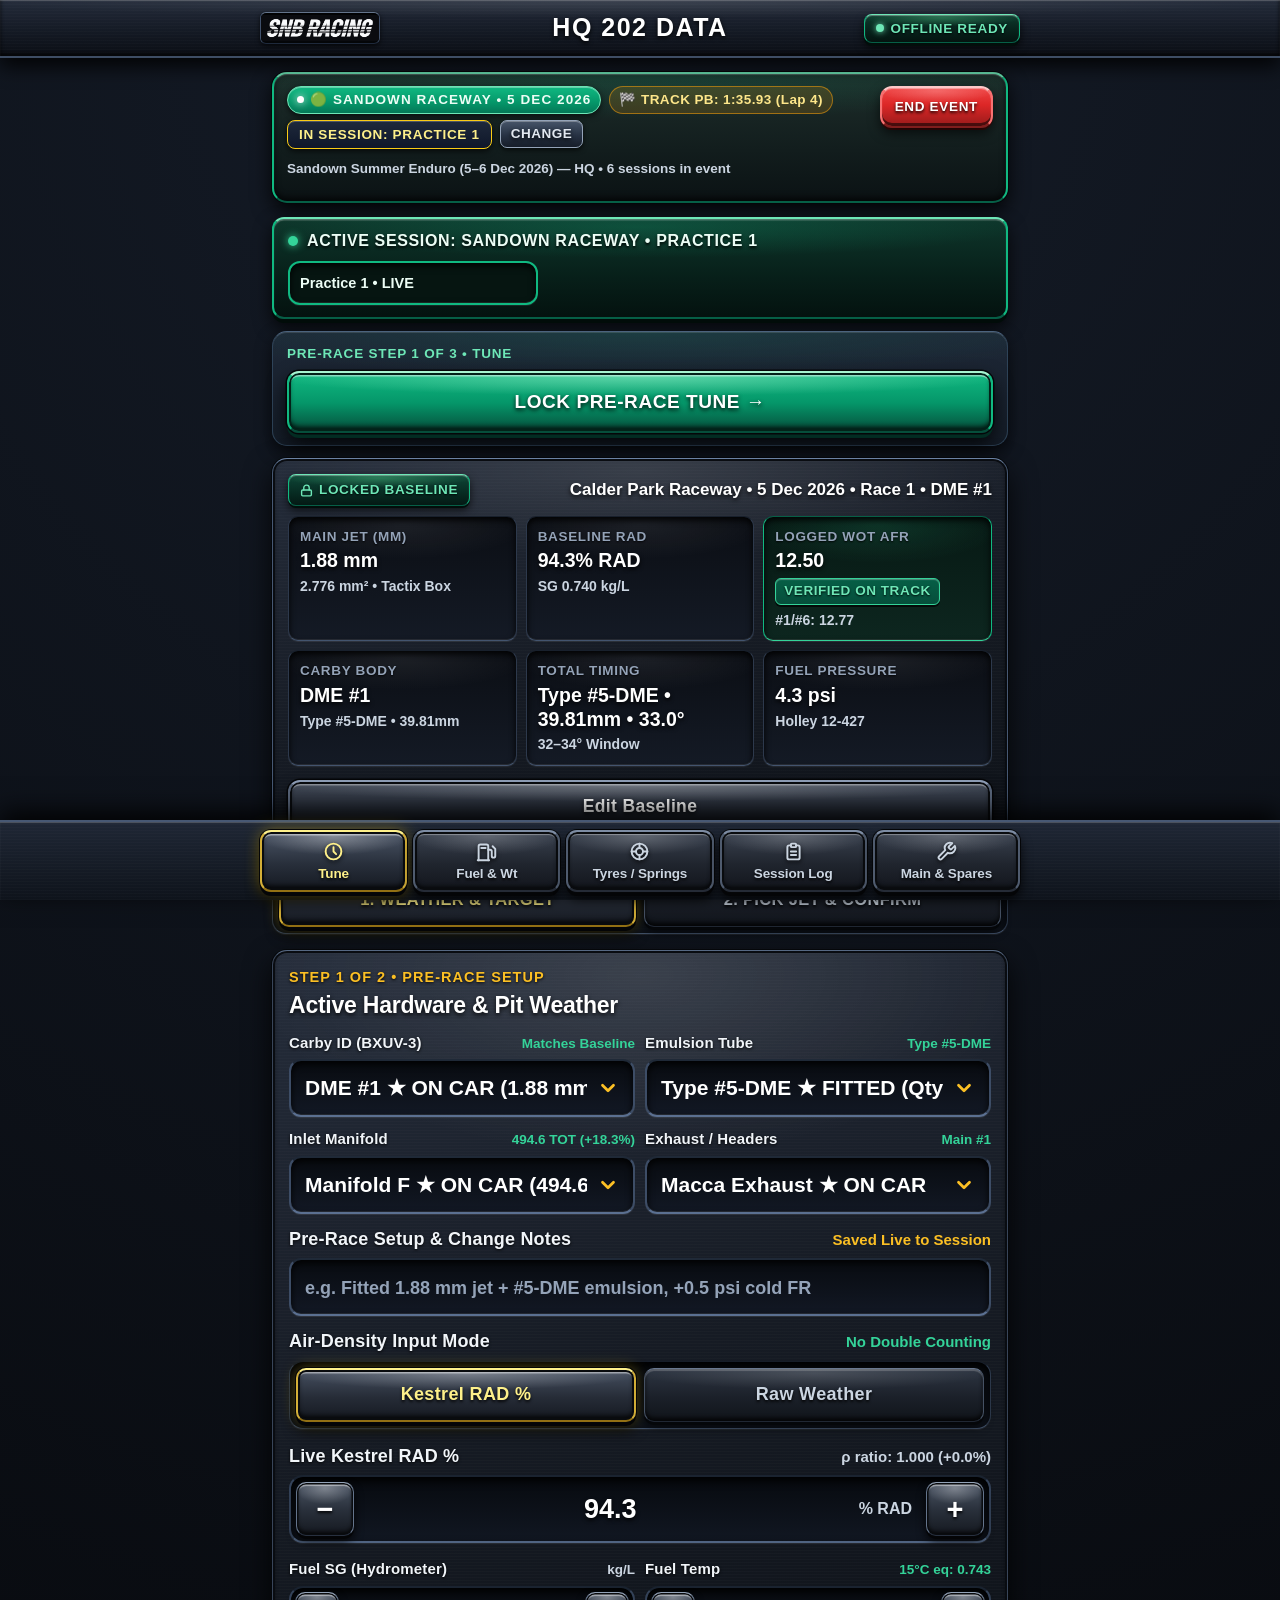
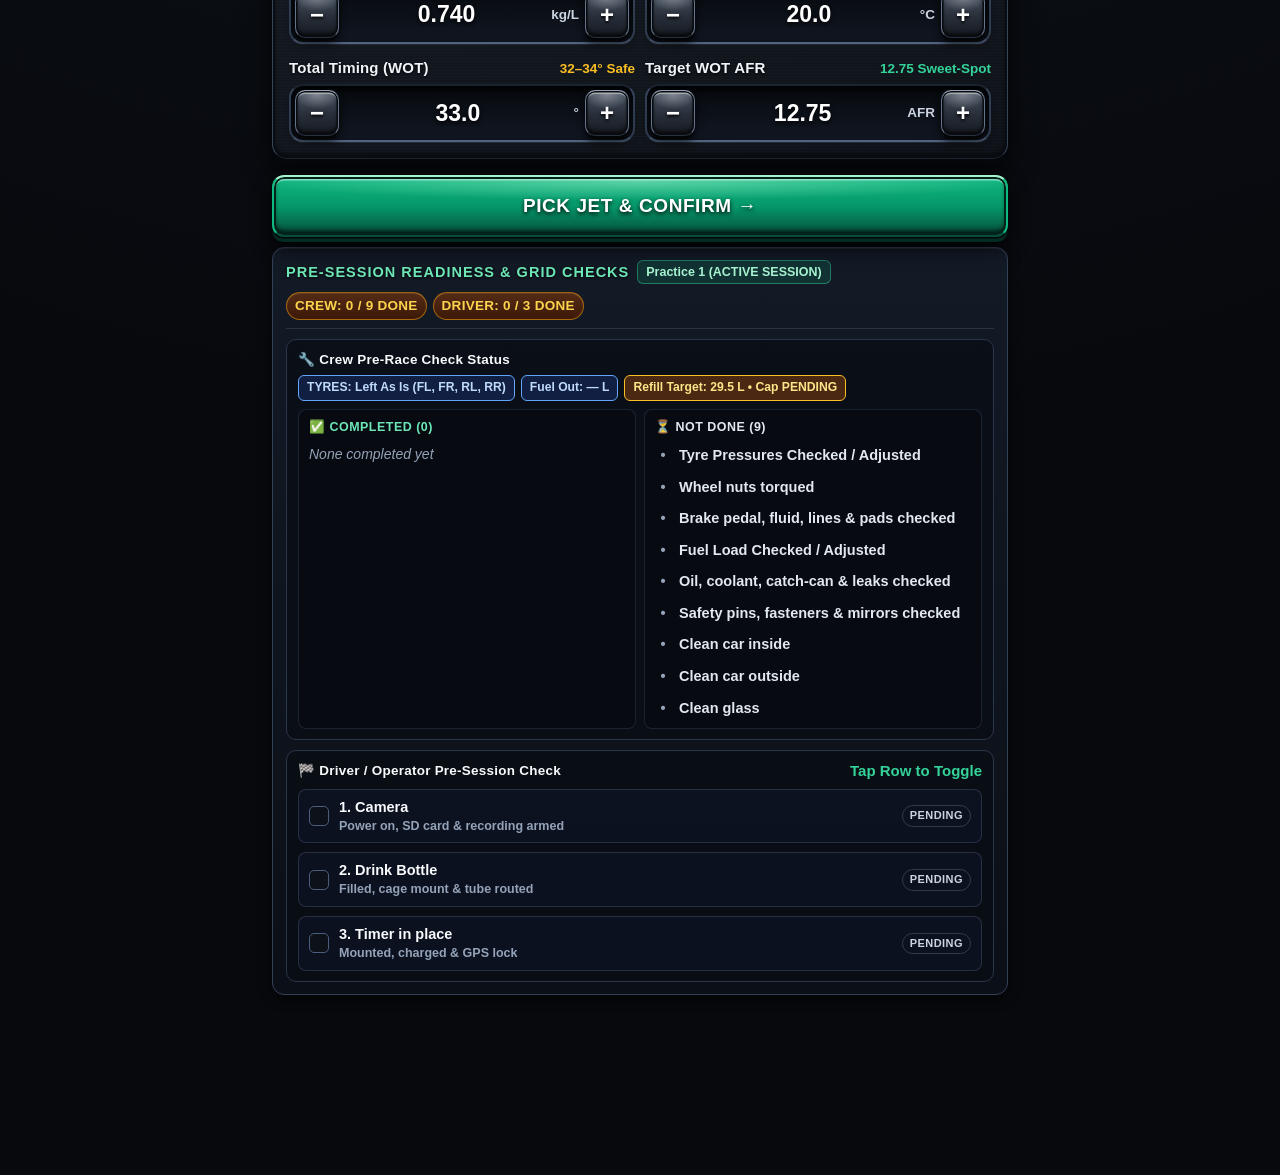
<file: index.html>
<!DOCTYPE html>
<html lang="en-AU">
<head>
  <meta charset="UTF-8" />
  <meta name="viewport" content="width=device-width, initial-scale=1.0, viewport-fit=cover" />
  <title>SNB Racing — HQ 202 DATA</title>
  <meta name="description" content="Mobile-first offline pit-lane Stromberg BXUV-3 carburettor jetting calculator, wideband AFR session tracker, dyno lab, and M1 jet kit manager for Group 3H HQ Holden 202 race cars." />
  <meta name="theme-color" content="#090B0E" />
  <meta name="mobile-web-app-capable" content="yes" />
  <meta name="apple-mobile-web-app-capable" content="yes" />
  <meta name="apple-mobile-web-app-status-bar-style" content="black-translucent" />
  <meta name="apple-mobile-web-app-title" content="SNB HQ202" />
  <link rel="manifest" href="./manifest.json" />
  <link rel="apple-touch-icon" href="./apple-touch-icon.png" />
  <link rel="icon" type="image/png" sizes="192x192" href="./icon-192.png" />
  <link rel="stylesheet" href="./styles.css?v=1.0.26" />
</head>
<body>
  <!-- Sticky Pit-Lane Header -->
  <header class="pit-header" role="banner">
    <div class="header-inner">
      <div class="brand-lockup">
        <div class="logo-frame" id="brandLogoFrame">
          <img
            id="brandLogoImg"
            class="logo-img"
            src="./snb-logo.jpg"
            alt="SNB Racing horizontal-scanline logo"
            width="138"
            height="32"
            onerror="this.parentElement.classList.add('use-svg')"
          />
          <!-- Inline SVG Fallback: SNB RACING Horizontal-Scanline Black-and-White Logo -->
          <svg
            id="brandLogoSvgFallback"
            class="logo-svg-fallback"
            viewBox="0 0 440 96"
            xmlns="http://www.w3.org/2000/svg"
            role="img"
            aria-label="SNB RACING horizontal-scanline logo"
          >
            <defs>
              <mask id="snbScanlineMask">
                <rect x="0" y="0" width="440" height="96" fill="white" />
                <rect x="0" y="40" width="440" height="2.4" fill="black" />
                <rect x="0" y="47" width="440" height="3.0" fill="black" />
                <rect x="0" y="54" width="440" height="3.6" fill="black" />
                <rect x="0" y="61" width="440" height="4.2" fill="black" />
                <rect x="0" y="69" width="440" height="4.8" fill="black" />
              </mask>
            </defs>
            <rect width="440" height="96" fill="#090B0E" />
            <g mask="url(#snbScanlineMask)" transform="skewX(-12)">
              <text
                x="34"
                y="76"
                fill="#F8FAFC"
                font-family="Impact, 'Arial Black', system-ui, sans-serif"
                font-size="68"
                font-weight="900"
                letter-spacing="2"
              >SNB RACING</text>
            </g>
          </svg>
        </div>
      </div>

      <div class="brand-titles">
        <h1 class="app-main-title">HQ 202 DATA</h1>
      </div>

      <div class="header-actions">
        <button
          type="button"
          id="btnInstallPwa"
          class="btn btn-amber-outline"
          style="display: none; padding: 6px 10px; font-size: 13.5px;"
          aria-label="Install SNB HQ202 App"
        >
          Install
        </button>
        <button
          type="button"
          id="netStatusBadge"
          class="net-status"
          aria-live="polite"
          title="Tap to open Cloud Sync (Phone &amp; Laptop)"
          aria-label="Cloud Sync Status — Tap to configure Phone &amp; Laptop Cloud Sync"
        >
          <span class="net-dot" id="netStatusDot"></span>
          <span id="netStatusText">OFFLINE READY</span>
        </button>
      </div>
    </div>
  </header>

  <main class="app-shell" role="main">
    <!-- =========================================================
         SEQUENTIAL EVENT & SINGLE-LOCKED-SESSION GATEKEEPER BANNER
         (Shown ONLY on Tune, Fuel & Wt, and Tyres; hidden on Log & Fleet)
         ========================================================= -->
    <div id="weekendEventBanner" class="weekend-event-banner" role="region" aria-label="Race Weekend Event & Session Control">
      <!-- GATE A: No Active Event (!state.activeEventId) -->
      <div id="eventGateNoEventView" class="event-gate-card">
        <div class="event-gate-icon-wrap" aria-hidden="true">
          <svg width="26" height="26" viewBox="0 0 24 24" fill="none" stroke="currentColor" stroke-width="2.4" stroke-linecap="round" stroke-linejoin="round">
            <rect x="3" y="11" width="18" height="11" rx="2" ry="2"></rect>
            <path d="M7 11V7a5 5 0 0 1 10 0v4"></path>
          </svg>
        </div>
        <div class="event-gate-eyebrow">Sequential Event Gatekeeper</div>
        <h2 class="event-gate-title">NO ACTIVE RACE EVENT</h2>
        <p class="event-gate-subtitle">
          Start a weekend event to lock in your Track &amp; Date across Tune, Fuel &amp; Weight, and Tyres.
        </p>
        <button type="button" class="btn btn-confirm btn-full btn-cta-lg" id="btnOpenNewEventModal">
          + START NEW EVENT
        </button>
        <button type="button" class="btn btn-amber-outline btn-full" id="btnGateALoadSandownHqDec2026" data-load-sandown-hq-dec2026="1" style="margin-top: 8px;">
          &#127937; Load Sandown HQ (5–6 Dec)
        </button>
      </div>

      <!-- GATE B: Event Live, Select Session to Commence (state.activeEventId && !state.activeSessionId) -->
      <div id="eventGateBetweenSessionsView" class="event-gate-card between-sessions" style="display: none;">
        <div class="live-event-top-row" style="margin-bottom: 12px; text-align: left;">
          <div class="live-event-title-wrap">
            <div class="live-event-badge-row">
              <span class="live-event-pill">
                <span class="live-event-dot"></span>
                <span id="gateBLiveEventBannerPill">CALDER PARK RACEWAY &bull; 13 NOV 2026 &bull; RACE WEEKEND</span>
              </span>
              <span class="track-pb-banner-pill" id="gateBTrackPbBadge">🏁 TRACK PB: 1:16.66 (Lap 10)</span>
            </div>
            <div class="live-event-venue-name" id="gateBEventVenueLabel" style="margin-top: 4px;">SELECT SESSION TO COMMENCE</div>
            <div class="live-event-sub-title" id="gateBEventTitleLabel">Choose which session you are commencing next from the dropdown below</div>
          </div>

          <button type="button" class="btn btn-danger live-end-event-btn" id="btnOpenEndEventFromGateB" aria-label="End and Lock Event">
            END EVENT
          </button>
        </div>

        <div class="gate-baseline-summary-box">
          <div class="gate-baseline-head" id="gateBaselineBoxHeader">CARRIED-FORWARD BASELINE FOR NEXT RUN</div>
          <div class="gate-baseline-summary-grid">
            <div class="telem-cell">
              <span class="telem-label">Locked Tune &amp; AFR</span>
              <span class="telem-val txt-emerald" id="gateBaseTuneVal">1.88 mm &bull; 12.82 AFR</span>
              <span class="telem-sub" id="gateBaseTuneSub">DME #1 &bull; 94.3% RAD</span>
            </div>
            <div class="telem-cell">
              <span class="telem-label">Circuit Fuel Burn</span>
              <span class="telem-val txt-amber" id="gateBaseFuelVal">1.30 L/lap</span>
              <span class="telem-sub" id="gateBaseFuelSub">1377.0 kg Scale Wt</span>
            </div>
            <div class="telem-cell gate-tyre-span">
              <span class="telem-label">4-Corner Next Cold Set PSIs</span>
              <span class="telem-val txt-emerald" id="gateBaseTyreVal">FL 30.2 &bull; FR 29.5 &bull; RL 30.5 &bull; RR 29.8 psi</span>
            </div>
          </div>
        </div>

        <div class="gate-b-commence-form">
          <div class="field-group" style="margin-bottom: 10px; text-align: left;">
            <div class="field-label-row">
              <label class="field-label" for="gateBCommenceSessionSelect">Session to Commence</label>
              <span class="field-hint amber" id="gateBSessionSelectHint">Required</span>
            </div>
            <select id="gateBCommenceSessionSelect" class="select-input" aria-label="Select Session to Commence">
              <option value="" selected>-- Select Next Session to Commence --</option>
              <option value="Practice 1">Practice 1</option>
              <option value="Practice 2">Practice 2</option>
              <option value="Practice 3">Practice 3</option>
              <option value="Practice 4">Practice 4</option>
              <option value="Practice 5">Practice 5</option>
              <option value="Practice 6">Practice 6</option>
              <option value="Practice 7">Practice 7</option>
              <option value="Qualifying">Qualifying</option>
              <option value="Warm Up">Warm Up</option>
              <option value="Race 1">Race 1</option>
              <option value="Race 2">Race 2</option>
              <option value="Race 3">Race 3</option>
              <option value="Race 4">Race 4</option>
              <option value="Final">Final</option>
              <option value="__CUSTOM__">Custom Session...</option>
            </select>
          </div>

          <div id="gateBCustomSessionWrap" class="field-group" style="display: none; margin-bottom: 10px; text-align: left;">
            <div class="field-label-row">
              <label class="field-label" for="gateBCustomSessionInput">Custom Session Name</label>
              <span class="field-hint amber">Required</span>
            </div>
            <input type="text" id="gateBCustomSessionInput" class="text-input" placeholder="e.g. Trophy Race / Shakedown" autocomplete="off" />
          </div>

          <div class="field-group" style="margin-bottom: 12px; text-align: left;">
            <div class="field-label-row">
              <label class="field-label" for="gateBPreRaceNotesInput">Pre-Race Change Notes (Optional)</label>
              <span class="field-hint">What are you changing for this run?</span>
            </div>
            <input
              type="text"
              id="gateBPreRaceNotesInput"
              class="text-input"
              placeholder="e.g. Fitted #78 jet, set Next Cold PSIs, 29L fuel"
              autocomplete="off"
            />
          </div>

          <button type="button" class="btn btn-confirm btn-full btn-cta-lg btn-commence-disabled" id="btnCommenceSelectedSessionGateB" aria-disabled="true">
            COMMENCE SELECTED SESSION
          </button>
        </div>
      </div>

      <!-- STATE C: Locked Single-Session Active Context Header (state.activeEventId && state.activeSessionId) -->
      <div id="eventBarLiveView" class="event-bar-live" style="display: none;">
        <div class="live-event-top-row">
          <div class="live-event-title-wrap">
            <div class="live-event-badge-row">
              <span class="live-event-pill">
                <span class="live-event-dot"></span>
                <span id="liveEventTrackDateCompact">CALDER PARK RACEWAY &bull; 13 NOV 2026</span>
              </span>
              <span class="track-pb-banner-pill" id="liveEventTrackPbBadge">🏁 TRACK PB: 1:16.66 (Lap 10)</span>
            </div>
            <div class="in-session-locked-row">
              <span class="in-session-locked-pill" id="liveLockedSessionPill">IN SESSION: PRACTICE 1</span>
              <button
                type="button"
                class="btn btn-secondary btn-change-session-inline"
                id="btnChangeActiveSessionName"
                title="Change Active Session Name"
                aria-label="Change Active Session Name"
              >
                Change
              </button>
              <span class="live-event-sub-title" id="liveEventTitleLabel">Club Championship Rd 4</span>
            </div>
          </div>

          <button type="button" class="btn btn-danger live-end-event-btn" id="btnOpenEndEventModal" aria-label="End and Lock Event">
            END EVENT
          </button>
        </div>
      </div>
    </div>

    <!-- =========================================================
         TAB 1: TUNE (Step 1 -> Next -> Confirm)
         ========================================================= -->
    <section id="tab-calc" class="tab-panel active" aria-labelledby="navTabCalc">
      <!-- ACTIVE SESSION BANNER & QUICK SESSION SWITCHER AT TOP OF TUNE TAB -->
      <div class="tune-active-session-banner" id="tuneActiveSessionBanner" role="region" aria-label="Active Session Banner">
        <div class="tune-active-session-left">
          <span class="tune-active-session-dot" aria-hidden="true"></span>
          <span class="tune-active-session-text" id="tuneActiveSessionBannerText">ACTIVE SESSION: SANDOWN RACEWAY &bull; PRACTICE 1</span>
        </div>
        <div class="tune-active-session-right">
          <label class="sr-only" for="selectSessionName">Active Session</label>
          <select id="selectSessionName" class="select-input tune-active-session-select" aria-label="Active Session Selector"></select>
        </div>
      </div>
      <div id="calcActiveSessionContent" style="display: none;">

      <!-- TOP WORKFLOW ACTION BAR FOR TUNE (PRE-RACE TUNE -> POST-SESSION TUNE -> POST-SESSION FUEL & WEIGHT) -->
      <div class="top-workflow-action-card" id="tuneTopWorkflowCard">
        <div class="top-wf-header-row">
          <span class="top-wf-step-tag" id="tuneTopStepTag">PRE-RACE STEP 1 &bull; TUNE</span>
          <div class="unlock-prerace-row" id="unlockTunePreRaceRowTop" style="display: none; margin: 0;">
            <button type="button" class="btn-unlock-prerace" id="btnUnlockTunePreRaceTop">
              Unlock Pre-Tune
            </button>
          </div>
        </div>
        <button
          type="button"
          class="btn btn-confirm btn-full btn-cta-lg"
          id="btnConfirmLockJetTop"
        >
          LOCK PRE-RACE TUNE &rarr;
        </button>
        <button
          type="button"
          class="btn btn-confirm btn-full btn-cta-lg"
          id="btnOpenPostRaceAfr"
          style="margin-top: 8px; display: none;"
        >
          POST-SESSION TUNE (ENTER DATA)
        </button>
        <button
          type="button"
          class="btn btn-confirm btn-full btn-cta-lg"
          id="btnOpenPostSessionFuelFromTune"
          style="margin-top: 8px; display: none;"
        >
          POST-SESSION FUEL &amp; WEIGHT (ENTER DATA)
        </button>
      </div>

      <!-- Top Locked Baseline Bar -->
      <div class="baseline-card" id="lockedBaselineBar">
        <div class="baseline-top-row">
          <span class="locked-badge">
            <svg width="13" height="13" viewBox="0 0 24 24" fill="none" stroke="currentColor" stroke-width="2.6" stroke-linecap="round" stroke-linejoin="round" aria-hidden="true">
              <rect x="3" y="11" width="18" height="11" rx="2" ry="2"></rect>
              <path d="M7 11V7a5 5 0 0 1 10 0v4"></path>
            </svg>
            Locked Baseline
          </span>
          <span class="baseline-session-tag tabular" id="baseSessionCarbyLabel">Race 1 &bull; DME #1</span>
        </div>

        <div class="baseline-grid">
          <div class="telem-cell">
            <span class="telem-label">Main Jet (mm)</span>
            <span class="telem-val" id="baseJetLabel">1.88 mm</span>
            <span class="telem-sub" id="baseJetSub">2.776 mm&sup2;</span>
          </div>
          <div class="telem-cell">
            <span class="telem-label">Baseline RAD</span>
            <span class="telem-val" id="baseRadLabel">94.3% RAD</span>
            <span class="telem-sub" id="baseSgLabel">SG 0.740 kg/L</span>
          </div>
          <div class="telem-cell afr-verified-cell" id="baseAfrCell">
            <span class="telem-label" id="baseAfrTitleLabel">Logged WOT AFR</span>
            <span class="telem-val" id="baseAfrLabel">12.50</span>
            <span class="afr-status-badge verified" id="baseAfrStatusBadge">VERIFIED ON TRACK</span>
            <span class="telem-sub" id="baseEndCylLabel">#1/#6: 12.77</span>
          </div>
          <div class="telem-cell">
            <span class="telem-label">Carby Body</span>
            <span class="telem-val" id="baseCarbyOnly">DME #1</span>
            <span class="telem-sub" id="baseCarbyEmulSub">Type #5-DME &bull; 39.81mm</span>
          </div>
          <div class="telem-cell">
            <span class="telem-label">Total Timing</span>
            <span class="telem-val" id="baseTimingLabel">33.0&deg; BTDC</span>
            <span class="telem-sub">32&ndash;34&deg; Window</span>
          </div>
          <div class="telem-cell">
            <span class="telem-label">Fuel Pressure</span>
            <span class="telem-val" id="baseFuelPsiLabel">4.3 psi</span>
            <span class="telem-sub">Holley 12-427</span>
          </div>
        </div>

        <div class="baseline-btn-row">
          <button type="button" class="btn btn-secondary btn-full" id="btnOpenEditBaseline">
            Edit Baseline
          </button>
        </div>
      </div>

      <!-- Step Progress Navigation -->
      <div class="calc-step-nav" role="tablist" aria-label="Jetting Calculator Steps">
        <button type="button" class="step-pill-btn active" id="btnStep1Nav" role="tab" aria-selected="true">
          1. Weather &amp; Target
        </button>
        <button type="button" class="step-pill-btn" id="btnStep2Nav" role="tab" aria-selected="false">
          2. Pick Jet &amp; Confirm
        </button>
      </div>

      <!-- STEP 1: WEATHER & TARGET (Single Merged Card) -->
      <div id="calcStep1View">
        <div class="card">
          <div class="section-head">
            <div>
              <div class="section-eyebrow">Step 1 of 2 &bull; Pre-Race Setup</div>
              <h2 class="section-title">Active Hardware &amp; Pit Weather</h2>
            </div>
          </div>

          <!-- 1) Active Carby ID + Fitted Emulsion Tube (#1–#8) -->
          <div class="form-grid-2 compact-pair-grid" style="margin-bottom: 12px;">
            <div class="field-group" style="margin-bottom: 0;">
              <div class="field-label-row">
                <label class="field-label" for="selectCalcCarby">Carby ID (BXUV-3)</label>
                <span class="field-hint emerald" id="carbySwapHint">Matches Baseline</span>
              </div>
              <select id="selectCalcCarby" class="select-input" aria-label="Select 40mm BXUV-3 Carby"></select>
            </div>

            <div class="field-group" style="margin-bottom: 0;">
              <div class="field-label-row">
                <label class="field-label" for="selectCalcEmulsion">Emulsion Tube</label>
                <span class="field-hint emerald" id="calcEmulsionHint">Type #5-DME</span>
              </div>
              <select id="selectCalcEmulsion" class="select-input" aria-label="Select Active Emulsion Tube"></select>
            </div>
          </div>

          <!-- No-Jet Safety Guard Banner (Shown whenever selected carby has fittedJetMm === null) -->
          <div id="noJetSafetyBanner" class="no-jet-safety-banner" style="display: none;" role="alert" aria-live="polite">
            <div class="no-jet-safety-title" id="noJetSafetyTitle">
              &#9888;&#65039; NO MAIN JET FITTED IN DME #2
            </div>
            <p class="no-jet-safety-desc" id="noJetSafetyDesc">
              DME #2 has NO Main Jet fitted &mdash; select a starting mm jet from Tactix Box (e.g. 1.88 mm) in Step 2 before running! Preview math uses 1.88 mm until a jet is locked.
            </p>
          </div>

          <!-- 2) Active Hardware Pair: Inlet Manifold + Exhaust / Headers -->
          <div class="form-grid-2 compact-pair-grid" style="margin-bottom: 14px;">
            <div class="field-group" style="margin-bottom: 0;">
              <div class="field-label-row">
                <label class="field-label" for="selectCalcManifold">Inlet Manifold</label>
                <span class="field-hint emerald" id="calcManifoldFlowHint">526.1 TOT (+10.1%)</span>
              </div>
              <select id="selectCalcManifold" class="select-input" aria-label="Select Active Inlet Manifold"></select>
            </div>

            <div class="field-group" style="margin-bottom: 0;">
              <div class="field-label-row">
                <label class="field-label" for="selectCalcExhaust">Exhaust / Headers</label>
                <span class="field-hint emerald" id="calcExhaustHint">On Car</span>
              </div>
              <select id="selectCalcExhaust" class="select-input" aria-label="Select Active Exhaust System"></select>
            </div>
          </div>

          <!-- Carby-Switch Safety Prompt Banner (1-tap Load Saved Baseline Anchor) -->
          <div id="carbySwitchBanner" class="carby-switch-banner" style="display: none;" role="region" aria-live="polite">
            <div class="carby-switch-banner-title" id="carbySwitchBannerTitle">
              Switched to DME #2 &mdash; Load DME #2's saved baseline anchor?
            </div>
            <p class="carby-switch-banner-desc" id="carbySwitchBannerDesc"></p>
            <button type="button" id="btnLoadSwitchedCarbyAnchor" class="btn btn-primary btn-full">
              LOAD SAVED BASELINE ANCHOR
            </button>
          </div>

          <!-- Dedicated Pre-Race Setup & Change Notes (Synced live to activeSession.preRaceNotes) -->
          <div class="field-group" style="margin-bottom: 14px;">
            <div class="field-label-row">
              <label class="field-label" for="inputPreRaceNotes">Pre-Race Setup &amp; Change Notes</label>
              <span class="field-hint amber">Saved Live to Session</span>
            </div>
            <input
              type="text"
              id="inputPreRaceNotes"
              class="text-input"
              placeholder="e.g. Fitted 1.88 mm jet + #5-DME emulsion, +0.5 psi cold FR"
              autocomplete="off"
            />
          </div>

          <!-- 3) Air-Density Input Mode (Kestrel RAD % vs Raw Weather) + live weather inputs -->
          <div class="field-group">
            <div class="field-label-row">
              <span class="field-label">Air-Density Input Mode</span>
              <span class="field-hint emerald">No Double Counting</span>
            </div>
            <div class="seg-toggle" role="group" aria-label="Weather Mode">
              <button type="button" class="seg-btn active" id="btnModeRad" data-weather-mode="rad">
                Kestrel RAD %
              </button>
              <button type="button" class="seg-btn" id="btnModeRaw" data-weather-mode="raw">
                Raw Weather
              </button>
            </div>
          </div>

          <!-- Mode A: Kestrel RAD % -->
          <div id="weatherPanelRad" class="field-group">
            <div class="field-label-row">
              <label class="field-label" for="inputRadPct">Live Kestrel RAD %</label>
              <span class="field-hint" id="liveRadDeltaHint">&rho; ratio: 1.000 (&pm;0.0%)</span>
            </div>
            <div class="num-stepper">
              <button type="button" class="stepper-btn" data-stepper-target="inputRadPct" data-step="-0.1" aria-label="Decrease Live RAD %">&minus;</button>
              <div class="num-input-wrap">
                <input type="number" id="inputRadPct" class="num-input" value="94.3" min="70.0" max="115.0" step="0.1" inputmode="decimal" />
                <span class="num-unit-badge">% RAD</span>
              </div>
              <button type="button" class="stepper-btn" data-stepper-target="inputRadPct" data-step="0.1" aria-label="Increase Live RAD %">+</button>
            </div>
          </div>

          <!-- Mode B: Raw Weather (Buck's Equation) -->
          <div id="weatherPanelRaw" class="field-group" style="display: none;">
            <div class="field-group">
              <div class="field-label-row">
                <label class="field-label" for="inputTempC">Ambient Temp (&deg;C &rarr; Kelvin)</label>
                <span class="field-hint amber" id="liveKelvinReadout">297.15 K</span>
              </div>
              <div class="num-stepper">
                <button type="button" class="stepper-btn" data-stepper-target="inputTempC" data-step="-0.5" aria-label="Decrease Ambient Temp">&minus;</button>
                <div class="num-input-wrap">
                  <input type="number" id="inputTempC" class="num-input" value="24.0" min="-10.0" max="60.0" step="0.5" inputmode="decimal" />
                  <span class="num-unit-badge">&deg;C</span>
                </div>
                <button type="button" class="stepper-btn" data-stepper-target="inputTempC" data-step="0.5" aria-label="Increase Ambient Temp">+</button>
              </div>
            </div>

            <div class="field-group">
              <div class="field-label-row">
                <label class="field-label" for="inputPressure">Station Pressure (Absolute)</label>
                <div style="display: flex; gap: 4px;">
                  <button type="button" id="btnTogglePressUnit" class="btn" style="min-height: 48px; padding: 6px 12px; font-size: 15px;">
                    Unit: <span id="pressUnitBtnLabel">hPa</span> &harr;
                  </button>
                </div>
              </div>
              <div class="num-stepper">
                <button type="button" class="stepper-btn" id="btnPressMinus" data-stepper-target="inputPressure" data-step="-1" aria-label="Decrease Station Pressure">&minus;</button>
                <div class="num-input-wrap">
                  <input type="number" id="inputPressure" class="num-input" value="997.0" min="10.0" max="1100.0" step="1" inputmode="decimal" />
                  <span class="num-unit-badge" id="pressUnitBadge">hPa</span>
                </div>
                <button type="button" class="stepper-btn" id="btnPressPlus" data-stepper-target="inputPressure" data-step="1" aria-label="Increase Station Pressure">+</button>
              </div>
            </div>

            <div class="field-group">
              <div class="field-label-row">
                <label class="field-label" for="inputRhPct">Relative Humidity (Buck Vapor Press)</label>
                <span class="field-hint">Higher RH leans required jet</span>
              </div>
              <div class="num-stepper">
                <button type="button" class="stepper-btn" data-stepper-target="inputRhPct" data-step="-1" aria-label="Decrease Relative Humidity">&minus;</button>
                <div class="num-input-wrap">
                  <input type="number" id="inputRhPct" class="num-input" value="41" min="0" max="100" step="1" inputmode="numeric" />
                  <span class="num-unit-badge">% RH</span>
                </div>
                <button type="button" class="stepper-btn" data-stepper-target="inputRhPct" data-step="1" aria-label="Increase Relative Humidity">+</button>
              </div>
            </div>

            <div class="weather-telem-strip">
              <div>
                <span class="telem-label">Moist Air / Equiv RAD</span>
                <span class="telem-val" id="rawMoistRhoLabel">1.158 kg/m&sup3; (94.5%)</span>
              </div>
              <div>
                <span class="telem-label">Buck Vapor / Dry O&#8322; &rho;</span>
                <span class="telem-val" id="rawBuckPvLabel">12.2 hPa &bull; 1.149 kg/m&sup3;</span>
              </div>
            </div>
          </div>

          <!-- Row A: Fuel SG (Hydrometer) + Fuel Temp (°C) side-by-side -->
          <div class="form-grid-2 compact-pair-grid" style="margin-bottom: 14px;">
            <div class="field-group" style="margin-bottom: 0;">
              <div class="field-label-row">
                <label class="field-label" for="inputFuelSg">Fuel SG (Hydrometer)</label>
                <span class="field-hint">kg/L</span>
              </div>
              <div class="num-stepper">
                <button type="button" class="stepper-btn" data-stepper-target="inputFuelSg" data-step="-0.001" aria-label="Decrease Fuel SG">&minus;</button>
                <div class="num-input-wrap">
                  <input type="number" id="inputFuelSg" class="num-input" value="0.740" min="0.680" max="0.820" step="0.001" inputmode="decimal" />
                  <span class="num-unit-badge">kg/L</span>
                </div>
                <button type="button" class="stepper-btn" data-stepper-target="inputFuelSg" data-step="0.001" aria-label="Increase Fuel SG">+</button>
              </div>
            </div>

            <div class="field-group" style="margin-bottom: 0;">
              <div class="field-label-row">
                <label class="field-label" for="inputFuelTempC">Fuel Temp</label>
                <span class="field-hint emerald" id="fuelTempSg15Hint">15&deg;C eq: 0.744</span>
              </div>
              <div class="num-stepper">
                <button type="button" class="stepper-btn" data-stepper-target="inputFuelTempC" data-step="-0.5" aria-label="Decrease Fuel Temperature">&minus;</button>
                <div class="num-input-wrap">
                  <input type="number" id="inputFuelTempC" class="num-input" value="20.0" min="0" max="60" step="0.5" inputmode="decimal" />
                  <span class="num-unit-badge">&deg;C</span>
                </div>
                <button type="button" class="stepper-btn" data-stepper-target="inputFuelTempC" data-step="0.5" aria-label="Increase Fuel Temperature">+</button>
              </div>
            </div>
          </div>

          <!-- Row B: Total Timing (WOT) + Target WOT AFR side-by-side -->
          <div class="form-grid-2 compact-pair-grid">
            <div class="field-group" style="margin-bottom: 0;">
              <div class="field-label-row">
                <label class="field-label" for="inputTotalTiming">Total Timing (WOT)</label>
                <span class="field-hint amber">32&ndash;34&deg; Safe</span>
              </div>
              <div class="num-stepper">
                <button type="button" class="stepper-btn" data-stepper-target="inputTotalTiming" data-step="-0.5" aria-label="Decrease Total Timing">&minus;</button>
                <div class="num-input-wrap">
                  <input type="number" id="inputTotalTiming" class="num-input" value="33.0" min="24.0" max="40.0" step="0.5" inputmode="decimal" />
                  <span class="num-unit-badge">&deg;</span>
                </div>
                <button type="button" class="stepper-btn" data-stepper-target="inputTotalTiming" data-step="0.5" aria-label="Increase Total Timing">+</button>
              </div>
            </div>

            <div class="field-group" style="margin-bottom: 0;">
              <div class="field-label-row">
                <label class="field-label" for="inputTargetAfr">Target WOT AFR</label>
                <span class="field-hint emerald" id="targetAfrHint">12.75 Sweet-Spot</span>
              </div>
              <div class="num-stepper">
                <button type="button" class="stepper-btn" data-stepper-target="inputTargetAfr" data-step="-0.05" aria-label="Decrease Target WOT AFR">&minus;</button>
                <div class="num-input-wrap">
                  <input type="number" id="inputTargetAfr" class="num-input" value="12.75" min="11.50" max="14.20" step="0.05" inputmode="decimal" />
                  <span class="num-unit-badge">AFR</span>
                </div>
                <button type="button" class="stepper-btn" data-stepper-target="inputTargetAfr" data-step="0.05" aria-label="Increase Target WOT AFR">+</button>
              </div>
            </div>
          </div>
        </div>

        <!-- Primary Step 1 Action Button Directly Underneath Step 1 Card -->
        <button type="button" id="btnNextCalculateJet" class="btn btn-confirm btn-full btn-cta-lg">
          PICK JET &amp; CONFIRM &rarr;
        </button>
      </div>

      <!-- STEP 2: PICK JET & CONFIRM -->
      <div id="calcStep2View" style="display: none;">
        <div class="card">
          <div class="step2-top-back-bar">
            <button type="button" id="btnBackToStep1Top" class="btn btn-back-step">
              &larr; BACK TO STEP 1
            </button>
          </div>

          <div id="step2CarbyMismatchBanner" class="carby-switch-banner" style="display: none;" role="region" aria-live="polite">
            <div class="carby-switch-banner-title" id="step2CarbyMismatchTitle"></div>
            <p class="carby-switch-banner-desc" id="step2CarbyMismatchDesc"></p>
            <button type="button" id="btnStep2LoadCarbyAnchor" class="btn btn-primary btn-full">
              LOAD SAVED BASELINE ANCHOR
            </button>
          </div>

          <div class="section-head">
            <div>
              <div class="section-eyebrow">Step 2 of 2 &bull; Venturi 4th-Root Physics (mm)</div>
              <h2 class="section-title">Orifice Demand &amp; Tactix Box Selection</h2>
            </div>
          </div>

          <!-- Air-Density Shift & Ideal Orifice -->
          <div class="physics-summary-grid">
            <div class="telem-cell">
              <span class="telem-label">Air-Density Shift</span>
              <span class="telem-val" id="outDensityShift">+0.00%</span>
              <span class="telem-sub" id="outDensitySub">94.3% &rarr; 94.3% RAD</span>
            </div>
            <div class="telem-cell">
              <span class="telem-label">Exact Ideal Orifice</span>
              <span class="telem-val txt-amber" id="outIdealOrifice">1.861 mm</span>
              <span class="telem-sub" id="outIdealInchArea">2.721 mm&sup2; Orifice Area</span>
            </div>
          </div>

          <!-- If Current Jet Left in Car -->
          <div class="unchanged-jet-banner" id="unchangedJetBanner">
            <div>
              <span class="telem-label">If Current Jet Left in Car (<span id="unchangedJetName">1.88 mm</span>)</span>
              <span class="telem-sub" id="unchangedEndCylText">#1 &amp; #6 End-Cyl Est: 12.77 AFR</span>
            </div>
            <div style="text-align: right; flex-shrink: 0;">
              <span class="jet-afr-big" id="unchangedPredAfr">12.50</span>
              <span class="telem-sub">Pred. WOT AFR</span>
            </div>
          </div>

          <!-- 3 Tappable Toolbox Jet Cards -->
          <div class="field-label-row" style="margin-bottom: 10px;">
            <span class="field-label">3-Jet Comparison Bracket (Centered on Safe Mid-Point mm)</span>
            <span class="field-hint" id="activeToolboxCountHint">11 in Tactix Box</span>
          </div>

          <div class="jet-cards-stack" id="toolboxJetCardsContainer"></div>

          <!-- Full-Kit Dropdown -->
          <div class="field-group" style="margin-bottom: 14px;">
            <div class="field-label-row">
              <label class="field-label" for="selectFullJetKit">Tactix Metric Drill-Gauge Box (mm) &amp; Custom Drills</label>
              <span class="field-hint" id="selectedJetQuickSummary">Selected: 1.88 mm</span>
            </div>
            <select id="selectFullJetKit" class="select-input"></select>
          </div>

          <!-- Siamesed Cast Log Manifold Protection Banner -->
          <div id="manifoldProtectionAlert" class="manifold-alert safe" role="status" aria-live="polite">
            <h3 class="alert-title" id="manifoldAlertTitle">Log Manifold #1 &amp; #6 Safe</h3>
            <p class="alert-body" id="manifoldAlertBody"></p>
          </div>

          <!-- Optional Pit Run Note (Synced with Step 1 Pre-Race Setup & Change Notes) -->
          <div class="field-group" style="margin-bottom: 16px;">
            <div class="field-label-row">
              <label class="field-label" for="inputRunNotes">Pre-Race Setup &amp; Change Notes</label>
              <span class="field-hint">Saved Live to Session</span>
            </div>
            <input
              type="text"
              id="inputRunNotes"
              class="text-input"
              placeholder="e.g. Fitted 1.88 mm jet + #5-DME emulsion, +0.5 psi cold FR"
              autocomplete="off"
            />
          </div>

          <div class="unlock-prerace-row" id="unlockTunePreRaceRowStep2" style="display: none;">
            <button type="button" class="btn-unlock-prerace" id="btnUnlockTunePreRace">
              Unlock Pre-Tune
            </button>
          </div>

          <div class="step2-bottom-actions">
            <button type="button" id="btnBackToStep1Bottom" class="btn btn-back-step btn-full">
              &larr; BACK / EDIT INPUTS
            </button>
            <button type="button" id="btnConfirmLockJet" class="btn btn-confirm btn-full">
              LOCK PRE-RACE TUNE &rarr;
            </button>
          </div>
          <button
            type="button"
            class="btn btn-confirm btn-full btn-cta-lg"
            id="btnOpenPostRaceAfrStep2"
            style="margin-top: 8px; display: none;"
          >
            POST-SESSION TUNE (ENTER DATA)
          </button>
        </div>
      </div>
      </div>

      <!-- PRE-SESSION READINESS PANEL AT BOTTOM OF TUNE TAB (Moved dynamically to bottom of active setup tab) -->
      <div id="preSessionReadinessPanel" class="pre-session-readiness-panel" style="display: none;" role="region" aria-label="Pre-Session Crew &amp; Driver Readiness">
        <div class="pre-session-readiness-head">
          <div class="pre-session-readiness-title-group">
            <span class="section-eyebrow" style="color: #6ee7b7; margin: 0;">PRE-SESSION READINESS &amp; GRID CHECKS</span>
            <span class="pre-session-readiness-target mono" id="preSessionReadinessSessionLabel">PRACTICE 1</span>
          </div>
          <div class="pre-session-readiness-badges">
            <span class="fleet-acc-status-pill amber mono" id="mainCrewPreRaceStatusBadge">CREW: 0 / 9 DONE</span>
            <span class="fleet-acc-status-pill amber mono" id="mainDriverPreSessionStatusBadge">DRIVER: 0 / 3 DONE</span>
          </div>
        </div>

        <div class="pre-session-readiness-grid">
          <!-- Left / Top Block: Crew Pre-Race Checklist, Tyre Adjustments & Fuel Adjustment Confirmation -->
          <div class="pre-session-crew-box">
            <div class="pre-session-subhead-row">
              <span class="pre-session-subhead-title">&#128295; Crew Pre-Race Check Status</span>
              <div class="pre-session-adjustments-badges">
                <span class="pre-session-tyre-action-pill mono" id="mainPreRaceTyreActionBadge">TYRE PRESSURES: Left As Is (FL, FR, RL, RR)</span>
                <span class="pre-session-tyre-action-pill mono is-left" id="mainPreRaceFuelActionBadge">FUEL LOAD: Left As Is</span>
                <span class="pre-session-tyre-action-pill mono" id="mainPreRaceFuelCapBadge">FUEL CAP: PENDING</span>
              </div>
            </div>
            <div class="pre-session-crew-split-lists">
              <div class="pre-session-crew-list-col">
                <span class="pre-session-list-label done" id="mainCrewDoneHeader">&#9989; Completed (0)</span>
                <div class="pre-session-pill-wrap" id="mainCrewDoneList"></div>
              </div>
              <div class="pre-session-crew-list-col">
                <span class="pre-session-list-label pending" id="mainCrewPendingHeader">&#9203; Not Done (9)</span>
                <div class="pre-session-pill-wrap" id="mainCrewPendingList"></div>
              </div>
            </div>
            <div class="pre-session-crew-notes mono" id="mainCrewSignOffNotesLine" style="display: none;"></div>
          </div>

          <!-- Right / Bottom Block: Driver / Operator Pre-Session Checklist (Camera, Drink Bottle, Timer in place) -->
          <div class="pre-session-driver-box">
            <div class="pre-session-subhead-row">
              <span class="pre-session-subhead-title">&#127937; Driver / Operator Pre-Session Check</span>
              <span class="field-hint emerald">Tap Row to Toggle</span>
            </div>
            <div class="crew-prerace-checklist-stack driver-pre-checklist-stack" id="mainDriverPreSessionChecklistWrap">
              <label class="crew-check-row mech-check-row driver-pre-check-chip" data-driver-precheck-chip="camera">
                <input type="checkbox" class="driver-pre-check-input" data-driver-precheck="camera" id="chkDriverPre_camera" />
                <span class="crew-check-box driver-pre-check-box" aria-hidden="true">&#10003;</span>
                <span class="crew-check-copy">
                  <span class="crew-check-title driver-pre-check-label">1. Camera</span>
                  <span class="crew-check-sub">Power on, SD card &amp; recording armed</span>
                </span>
                <span class="crew-check-status mono" id="drvPreStatus_camera">PENDING</span>
              </label>

              <label class="crew-check-row mech-check-row driver-pre-check-chip" data-driver-precheck-chip="drinkBottle">
                <input type="checkbox" class="driver-pre-check-input" data-driver-precheck="drinkBottle" id="chkDriverPre_drinkBottle" />
                <span class="crew-check-box driver-pre-check-box" aria-hidden="true">&#10003;</span>
                <span class="crew-check-copy">
                  <span class="crew-check-title driver-pre-check-label">2. Drink Bottle</span>
                  <span class="crew-check-sub">Filled, cage mount &amp; tube routed</span>
                </span>
                <span class="crew-check-status mono" id="drvPreStatus_drinkBottle">PENDING</span>
              </label>

              <label class="crew-check-row mech-check-row driver-pre-check-chip" data-driver-precheck-chip="timerInPlace">
                <input type="checkbox" class="driver-pre-check-input" data-driver-precheck="timerInPlace" id="chkDriverPre_timerInPlace" />
                <span class="crew-check-box driver-pre-check-box" aria-hidden="true">&#10003;</span>
                <span class="crew-check-copy">
                  <span class="crew-check-title driver-pre-check-label">3. Timer in place</span>
                  <span class="crew-check-sub">Mounted, charged &amp; GPS lock</span>
                </span>
                <span class="crew-check-status mono" id="drvPreStatus_timerInPlace">PENDING</span>
              </label>
            </div>
          </div>
        </div>
      </div>
    </section>

    <!-- =========================================================
         TAB 2: FUEL & WT (Pre-Race Step 2 & Post-Race Step 2)
         ========================================================= -->
    <section id="tab-fuel" class="tab-panel" aria-labelledby="navTabFuel">
      <div id="fuelActiveSessionContent" style="display: none;">
      <!-- TOP WORKFLOW ACTION BAR FOR FUEL & WEIGHT -->
      <div class="top-workflow-action-card" id="fuelTopPreActionCard">
        <div class="top-wf-header-row">
          <span class="top-wf-step-tag" id="fuelTopStepTag">PRE-RACE STEP 2 &bull; FUEL &amp; WEIGHT</span>
          <div class="unlock-prerace-row" id="unlockFuelPreRaceRowTop" style="display: none; margin: 0;">
            <button type="button" class="btn-unlock-prerace" id="btnUnlockFuelPreRaceTop">
              Unlock Pre-Fuel
            </button>
          </div>
        </div>
        <button type="button" class="btn btn-confirm btn-full btn-cta-lg" id="btnSaveFuelWeightSessionTop">
          LOCK PRE-RACE FUEL &amp; WT &rarr;
        </button>
        <button
          type="button"
          class="btn btn-confirm btn-full btn-cta-lg"
          id="btnOpenPostTuneFromFuel"
          style="margin-top: 8px; display: none;"
        >
          POST-SESSION TUNE (ENTER DATA)
        </button>
        <button
          type="button"
          class="btn btn-confirm btn-full btn-cta-lg"
          id="btnOpenPostSessionFuelTop"
          style="margin-top: 8px; display: none;"
        >
          POST-SESSION FUEL &amp; WEIGHT (ENTER DATA)
        </button>
      </div>

      <!-- POST-SESSION FUEL & WEIGHT CARD (Shown at top of #tab-fuel in Post-Session) -->
      <div class="card post-step5-fuel-card" id="postFuelStep5Card" style="display: none;">
        <div class="section-head" style="flex-wrap: wrap; gap: 8px;">
          <div>
            <div class="section-eyebrow" style="color: var(--emerald);">POST-SESSION STEP 2 &bull; PUMP-OUT &amp; OFFICIAL SCALES</div>
            <h2 class="section-title">Post-Session Fuel &amp; Weight</h2>
          </div>
          <div class="unlock-prerace-row" id="unlockFuelPostRaceRow" style="display: none; margin: 0;">
            <button type="button" class="btn-unlock-prerace" id="btnUnlockFuelPostRace">
              Unlock Post-Fuel
            </button>
          </div>
        </div>

        <button
          type="button"
          class="btn btn-confirm btn-full btn-cta-lg"
          id="btnOpenPostSessionFuelModalCard"
          style="margin-bottom: 10px;"
        >
          POST-SESSION FUEL &amp; WEIGHT (ENTER DATA)
        </button>

        <div class="card-elevated" id="postFuelStep5InputsGroup" style="margin-bottom: 12px;">
          <!-- Row 1: Fuel In (L) | Pumped Out (L) -->
          <div class="form-grid-2 compact-pair-grid" style="margin-bottom: 10px;">
            <div class="field-group" style="margin-bottom: 0;">
              <div class="field-label-row">
                <label class="field-label" for="inputPumpBeforeL">Fuel In (L)</label>
                <span class="field-hint">Start Litres</span>
              </div>
              <div class="num-stepper">
                <button type="button" class="stepper-btn" data-stepper-target="inputPumpBeforeL" data-step="-0.1" aria-label="Decrease Fuel In Before Run">&minus;</button>
                <div class="num-input-wrap">
                  <input type="number" id="inputPumpBeforeL" class="num-input" value="36.0" min="0.0" max="74.0" step="0.1" inputmode="decimal" />
                  <span class="num-unit-badge">L</span>
                </div>
                <button type="button" class="stepper-btn" data-stepper-target="inputPumpBeforeL" data-step="0.1" aria-label="Increase Fuel In Before Run">+</button>
              </div>
            </div>

            <div class="field-group" style="margin-bottom: 0;">
              <div class="field-label-row">
                <label class="field-label" for="inputPumpAfterL">Pumped Out (L)</label>
                <span class="field-hint">Blank if not pumped</span>
              </div>
              <div class="num-stepper">
                <button type="button" class="stepper-btn" data-stepper-target="inputPumpAfterL" data-step="-0.1" aria-label="Decrease Fuel Pumped Out After Run">&minus;</button>
                <div class="num-input-wrap">
                  <input type="number" id="inputPumpAfterL" class="num-input" value="23.0" placeholder="&mdash; (Skip)" min="0.0" max="74.0" step="0.1" inputmode="decimal" />
                  <span class="num-unit-badge">L</span>
                </div>
                <button type="button" class="stepper-btn" data-stepper-target="inputPumpAfterL" data-step="0.1" aria-label="Increase Fuel Pumped Out After Run">+</button>
              </div>
            </div>
          </div>

          <!-- Row 2: Raced Laps | Live Measured Burn & Used Readout Box -->
          <div class="form-grid-2 compact-pair-grid" style="margin-bottom: 10px; align-items: stretch;">
            <div class="field-group" style="margin-bottom: 0;">
              <div class="field-label-row">
                <label class="field-label" for="inputPumpLaps">Raced Laps</label>
                <span class="field-hint">Out/In baked in</span>
              </div>
              <div class="num-stepper">
                <button type="button" class="stepper-btn" data-stepper-target="inputPumpLaps" data-step="-1" aria-label="Decrease Raced Laps Completed">&minus;</button>
                <div class="num-input-wrap">
                  <input type="number" id="inputPumpLaps" class="num-input" value="10" min="1" max="100" step="1" inputmode="numeric" />
                  <span class="num-unit-badge">laps</span>
                </div>
                <button type="button" class="stepper-btn" data-stepper-target="inputPumpLaps" data-step="1" aria-label="Increase Raced Laps Completed">+</button>
              </div>
            </div>

            <div class="telem-cell" style="justify-content: center;">
              <span class="telem-label">Measured Burn &amp; Used</span>
              <span class="telem-val txt-emerald" id="outPumpMeasuredBurn">1.30 L/lap</span>
              <span class="telem-sub" id="outPumpUsedL">Used: 13.00 L (9.6 kg)</span>
            </div>
          </div>

          <!-- Row 3: Optional Post-Race Official Scale Wt (kg) -->
          <div class="field-group" style="margin-bottom: 0;">
            <div class="field-label-row">
              <label class="field-label" for="inputPostScaleWeightKg">Post-Race Official Scale Wt (kg) (Optional)</label>
              <span class="field-hint emerald" id="postFuelScaleFactHint">Auto-updates Weekend Scale Fact + Dry Wt</span>
            </div>
            <div class="num-stepper">
              <button type="button" class="stepper-btn" data-stepper-target="inputPostScaleWeightKg" data-step="-0.1" aria-label="Decrease Post-Race Official Scale Weight">&minus;</button>
              <div class="num-input-wrap">
                <input type="number" id="inputPostScaleWeightKg" class="num-input" value="" placeholder="&mdash; (Not re-weighed)" min="500.0" max="1650.0" step="0.1" inputmode="decimal" />
                <span class="num-unit-badge">kg</span>
              </div>
              <button type="button" class="stepper-btn" data-stepper-target="inputPostScaleWeightKg" data-step="0.1" aria-label="Increase Post-Race Official Scale Weight">+</button>
            </div>
          </div>
        </div>

        <button type="button" class="btn btn-confirm btn-full btn-cta-lg" id="btnLockPostFuelStep5">
          SAVE &amp; LOCK POST-FUEL &rarr; GO TO POST TYRES
        </button>
        <button type="button" class="btn btn-secondary btn-full" id="btnSkipPostFuelStep5" style="margin-top: 8px;">
          No Pump-Out This Run (Keep Est &amp; Go to Post Tyres)
        </button>
      </div>

      <!-- CARD 1: PRE-RACE FUEL LOAD & L/LAP CALIBRATOR -->
      <div class="card" id="fuelPreRaceCard1">
        <div class="section-head">
          <div>
            <div class="section-eyebrow">Card 1 &bull; Strictly Litres (74.0 L Tank / 12.0 L Pickup Floor)</div>
            <h2 class="section-title">Pre-Race Fuel Load &amp; L/Lap Calibrator</h2>
          </div>
          <span class="locked-badge" id="fuelActiveSgBadge">SG 0.740 kg/L</span>
        </div>

        <!-- Track Burn (L/lap) Full-Width (Track, Date & Session Locked in Event Header) -->
        <div class="field-group" id="fuelPreRaceTrackBurnGroup" style="margin-bottom: 10px;">
          <div class="field-label-row">
            <label class="field-label" for="inputTrackBurnLPerLap">Track Burn Rate (L/lap)</label>
            <span class="field-hint emerald" id="trackBurnSourceHint">Auto-Learned</span>
          </div>
          <div class="num-stepper">
            <button type="button" class="stepper-btn" data-stepper-target="inputTrackBurnLPerLap" data-step="-0.02" aria-label="Decrease Track L per Lap">&minus;</button>
            <div class="num-input-wrap">
              <input type="number" id="inputTrackBurnLPerLap" class="num-input" value="1.30" min="0.40" max="4.50" step="0.02" inputmode="decimal" />
              <span class="num-unit-badge">L/lap</span>
            </div>
            <button type="button" class="stepper-btn" data-stepper-target="inputTrackBurnLPerLap" data-step="0.02" aria-label="Increase Track L per Lap">+</button>
          </div>
        </div>

        <div id="trackBurnLearnedBanner" class="auto-learned-strip">
          Auto-learned: <strong>1.30 L/lap</strong> (1.30&ndash;1.30 range, 1 run) &bull; Live from Session Log
        </div>

        <!-- Pre-Race Fuel Load Planner (Pumped Empty Tank • 12.0 L Surge Min + Auto 1370 kg Scale Buffer) -->
        <div class="card-elevated" id="fuelPreRacePlannerGroup" style="margin-bottom: 0;">
          <div class="section-eyebrow" style="margin-bottom: 10px;">Pre-Race Fuel Load Planner (Litres)</div>

          <!-- Row 1: Raced Laps | Baseline Surge Point (L) -->
          <div class="form-grid-2 compact-pair-grid" style="margin-bottom: 12px;">
            <div class="field-group" style="margin-bottom: 0;">
              <div class="field-label-row">
                <label class="field-label" for="inputRaceLaps">Raced Laps</label>
                <span class="field-hint">Scheduled</span>
              </div>
              <div class="num-stepper">
                <button type="button" class="stepper-btn" data-stepper-target="inputRaceLaps" data-step="-1" aria-label="Decrease Raced Laps">&minus;</button>
                <div class="num-input-wrap">
                  <input type="number" id="inputRaceLaps" class="num-input" value="12" min="1" max="100" step="1" inputmode="numeric" />
                  <span class="num-unit-badge">laps</span>
                </div>
                <button type="button" class="stepper-btn" data-stepper-target="inputRaceLaps" data-step="1" aria-label="Increase Raced Laps">+</button>
              </div>
            </div>

            <div class="field-group" style="margin-bottom: 0;">
              <div class="field-label-row">
                <label class="field-label" for="inputFuelFloorL">Baseline Surge Point (L)</label>
                <span class="field-hint amber">12.0 L surge min</span>
              </div>
              <div class="num-stepper">
                <button type="button" class="stepper-btn" data-stepper-target="inputFuelFloorL" data-step="-0.1" aria-label="Decrease Baseline Surge Point">&minus;</button>
                <div class="num-input-wrap">
                  <input type="number" id="inputFuelFloorL" class="num-input" value="12.0" min="5.0" max="45.0" step="0.1" inputmode="decimal" />
                  <span class="num-unit-badge">L</span>
                </div>
                <button type="button" class="stepper-btn" data-stepper-target="inputFuelFloorL" data-step="0.1" aria-label="Increase Baseline Surge Point">+</button>
              </div>
            </div>
          </div>

          <!-- ONLY 2 Large Side-by-Side Live Fuel Planner Readout Boxes -->
          <div class="fuel-telem-2col">
            <div class="telem-cell">
              <span class="telem-label">Expected Burn (L)</span>
              <span class="telem-val txt-amber" id="outFuelExpectedBurnL">15.6 L</span>
              <span class="telem-sub" id="outFuelExpectedBurnSub">12 laps &times; 1.30 L/lap</span>
            </div>
            <div class="telem-cell afr-verified-cell" id="cellFuelPourJugs">
              <span class="telem-label">Litres to Pour (L)</span>
              <span class="telem-val txt-emerald" id="outFuelPourJugsL">33.2 L</span>
              <span class="telem-sub txt-amber" id="outFuelPourJugsSub">15.6L burn + 12.0L surge + 5.6L (1370kg buffer)</span>
            </div>
          </div>
        </div>
      </div>

      <!-- CARD 2: WEEKEND TRACK SCALES & 1365 KG POST-RACE WEIGHT CHECK -->
      <div class="card" id="fuelPreRaceCard2">
        <div class="section-head" style="flex-wrap: wrap; gap: 8px;">
          <div>
            <div class="section-eyebrow">Card 2 &bull; Group 3H Scrutineering Factual Anchor</div>
            <h2 class="section-title">Weekend Track Scales &amp; 1365 kg Check</h2>
          </div>
          <span class="locked-badge" id="minWeightBadge">Legal Min: 1365.0 kg &bull; Target w/ +5 kg Buffer: 1370.0 kg</span>
        </div>

        <div class="scale-fact-banner" id="scaleFactSourceWrap">
          <div class="scale-fact-banner-text">
            <span class="scale-fact-eyebrow">LIVE WEEKEND SCALE FACT (EDITABLE ANYTIME)</span>
            <span class="scale-fact-source" id="scaleFactSourceBadge">Anchored to Official Track Scale Check (1377.0 kg @ 27.0 L)</span>
          </div>
          <button type="button" class="btn btn-amber-outline btn-xs" id="btnUpdateScaleFact">
            Update Scale Fact
          </button>
        </div>

        <div class="card-elevated" id="fuelPreRaceScaleGroup" style="margin-bottom: 14px;">
          <!-- ONLY 2 Side-by-Side Inputs: Official Track Scale Wt (kg) | Fuel in Tank When Weighed (L) -->
          <div class="form-grid-2 compact-pair-grid" style="margin-bottom: 12px;">
            <div class="field-group" style="margin-bottom: 0;">
              <div class="field-label-row">
                <label class="field-label" for="inputScaleCheckKg">Official Track Scale Wt (kg)</label>
                <span class="field-hint">Car + Driver</span>
              </div>
              <div class="num-stepper">
                <button type="button" class="stepper-btn" data-stepper-target="inputScaleCheckKg" data-step="-0.1" aria-label="Decrease Official Track Scale Weight">&minus;</button>
                <div class="num-input-wrap">
                  <input type="number" id="inputScaleCheckKg" class="num-input" value="1377.0" min="0.0" max="1650.0" step="0.1" placeholder="Not weighed" inputmode="decimal" />
                  <span class="num-unit-badge">kg</span>
                </div>
                <button type="button" class="stepper-btn" data-stepper-target="inputScaleCheckKg" data-step="0.1" aria-label="Increase Official Track Scale Weight">+</button>
              </div>
            </div>

            <div class="field-group" style="margin-bottom: 0;">
              <div class="field-label-row">
                <label class="field-label" for="inputScaleCheckFuelL">Fuel in Tank When Weighed (L)</label>
                <span class="field-hint emerald" id="scaleFuelMassHint">20.0 kg @ SG</span>
              </div>
              <div class="num-stepper">
                <button type="button" class="stepper-btn" data-stepper-target="inputScaleCheckFuelL" data-step="-0.1" aria-label="Decrease Fuel Litres When Weighed">&minus;</button>
                <div class="num-input-wrap">
                  <input type="number" id="inputScaleCheckFuelL" class="num-input" value="27.0" min="0.0" max="74.0" step="0.1" inputmode="decimal" />
                  <span class="num-unit-badge">L</span>
                </div>
                <button type="button" class="stepper-btn" data-stepper-target="inputScaleCheckFuelL" data-step="0.1" aria-label="Increase Fuel Litres When Weighed">+</button>
              </div>
            </div>
          </div>

          <!-- Clean 2-Col Live Readout Strip: Dry Car + Driver | Predicted Post-Race Weight -->
          <div class="form-grid-2" style="gap: 10px;">
            <div class="telem-cell">
              <span class="telem-label">Dry Car + Driver (Fact)</span>
              <span class="telem-val" id="outDryCarDriverKg">1357.0 kg</span>
              <span class="telem-sub" id="outDryCarDriverSub">1377.0 kg &minus; 20.0 kg fuel</span>
            </div>
            <div class="telem-cell afr-verified-cell" id="cellPredPostRaceWeight">
              <span class="telem-label">Predicted Post-Race Weight</span>
              <span class="telem-val txt-emerald" id="outPredPostRaceKg">1370.0 kg</span>
              <span class="telem-sub txt-emerald" id="outPredPostRaceMargin">17.6 L end fuel &bull; +5.0 kg vs 1365.0 kg min</span>
            </div>
          </div>
        </div>

        <!-- Live Post-Race Scrutineering Weight Status Banner -->
        <div id="scrutineerWeightAlert" class="manifold-alert safe" style="margin-bottom: 14px;" role="region" aria-live="polite">
          <h4 class="alert-title" id="scrutineerAlertTitle">SCRUTINEERING WEIGHT SAFE (+5.0 KG BUFFER @ 1370.0 KG)</h4>
          <p class="alert-body" id="scrutineerAlertBody">
            Auto-added +5.6 L (1370kg buffer) to Litres to Pour (33.2 L total) so car crosses post-race scales at 1370.0 kg (+5.0 kg buffer over 1365.0 kg legal min).
          </p>
        </div>

        <div class="unlock-prerace-row" id="unlockFuelPreRaceRow" style="display: none;">
          <button type="button" class="btn-unlock-prerace" id="btnUnlockFuelPreRace">
            Unlock Pre-Fuel
          </button>
        </div>
        <button type="button" class="btn btn-confirm btn-full btn-cta-lg" id="btnSaveFuelWeightSession">
          LOCK PRE-RACE FUEL &amp; WT &rarr;
        </button>
        <button type="button" class="btn btn-confirm btn-full btn-cta-lg" id="btnCompleteSessionFromFuel" style="margin-top: 8px; display: none;">
          POST-SESSION FUEL &amp; WEIGHT (ENTER DATA)
        </button>
      </div>
      </div>
    </section>

    <!-- =========================================================
         TAB 3: TYRES / SPRINGS (Visual Car Chassis 2x2 Matrix: FL | FR over RL | RR)
         ========================================================= -->
    <section id="tab-tyres" class="tab-panel" aria-labelledby="navTabTyres">
      <div id="tyresActiveSessionContent" style="display: none;">
      <!-- TOP WORKFLOW ACTION BAR FOR PRE-SESSION TYRES (STEP 3) -->
      <div class="top-workflow-action-card" id="tyresTopPreActionCard">
        <div class="top-wf-header-row">
          <span class="top-wf-step-tag" id="tyresTopStepTag">PRE-RACE STEP 3 &bull; TYRES &amp; SPRINGS</span>
          <div class="unlock-prerace-row" id="unlockTyresPreRaceRowTop" style="display: none; margin: 0;">
            <button type="button" class="btn-unlock-prerace" id="btnUnlockTyresPreRaceTop">
              Unlock Pre-Tyres
            </button>
          </div>
        </div>
        <button type="button" class="btn btn-confirm btn-full btn-cta-lg" id="btnSaveTyresSessionTop">
          LOCK PRE-RACE TYRES (READY TO RACE) &rarr;
        </button>
        <button
          type="button"
          class="btn btn-confirm btn-full btn-cta-lg"
          id="btnOpenPostTuneFromTyres"
          style="margin-top: 8px; display: none;"
        >
          POST-SESSION TUNE (ENTER DATA)
        </button>
        <button
          type="button"
          class="btn btn-confirm btn-full btn-cta-lg"
          id="btnOpenPostFuelFromTyres"
          style="margin-top: 8px; display: none;"
        >
          POST-SESSION FUEL &amp; WEIGHT (ENTER DATA)
        </button>
      </div>

      <!-- POST-SESSION STEP 3: DEDICATED TOP POST-SESSION TYRES BAR (Directly under session header at VERY TOP of #tab-tyres) -->
      <div id="postTyresStep6TopCard" class="post-step2-highlight-card" style="display: none; margin-bottom: 14px;" role="region" aria-live="polite">
        <div class="post-step2-eyebrow">POST-SESSION STEP 3 &bull; HOT TYRE PRESSURES &amp; PYROMETER</div>
        <div class="post-step2-title" id="postTyresStep6Prompt" style="margin-bottom: 10px;">
          Enter Hot Off-Track PSIs (and optional Pyrometer O/M/I) in the 4 corners below, then lock session:
        </div>
        <button type="button" class="btn btn-confirm btn-full btn-cta-lg" id="btnLockPostTyresTop">
          LOCK POST-SESSION TYRES &amp; COMPLETE SESSION
        </button>
      </div>

      <div class="card">
        <div class="section-head">
          <div>
            <div class="section-eyebrow">Kenda KR15 (205/65R15) + Pedders GSR Shocks &amp; Springs</div>
            <h2 class="section-title">4-Corner Tyres &amp; Suspension Matrix</h2>
          </div>
          <span class="locked-badge" id="tyreTargetBadge">TARGET: 40.0F / 43.0R PSI</span>
        </div>

        <!-- 2 Equal 50/50 Condition Selector Buttons (DRY — BUFFED KB vs DECLARED WET KW) -->
        <div class="tyre-condition-bar">
          <div class="seg-toggle tyre-cond-seg" role="group" aria-label="Track Tyre Condition">
            <button type="button" class="seg-btn active" id="btnTyreCondDry" data-tyre-condition="dry">
              DRY &mdash; BUFFED (KB)
            </button>
            <button type="button" class="seg-btn" id="btnTyreCondWet" data-tyre-condition="wet">
              DECLARED WET (KW)
            </button>
          </div>
        </div>

        <!-- Top Preset Trio + 2x2 Car Cold Base Matrix (Shown in Dry KB Mode) -->
        <div class="tyre-base-command-row" id="dryTargetPresetBar">
          <div class="tyre-preset-trio" role="group" aria-label="Dry Cold and Hot Target Presets">
            <button type="button" class="tyre-preset-pill active-preset" id="btnDryPreset_ai_antipush" data-dry-preset="ai_antipush" aria-pressed="true">
              <span class="preset-pill-main">AI Ideal Anti-Push</span>
              <span class="preset-pill-sub" id="subDryPresetAiAntiPush">40.0F / 43.0R</span>
            </button>
            <button type="button" class="tyre-preset-pill preset-greyed" id="btnDryPreset_classic_44" data-dry-preset="classic_44" aria-pressed="false">
              <span class="preset-pill-main">Classic 44.0 Square</span>
              <span class="preset-pill-sub" id="subDryPresetClassic44">44.0F / 44.0R</span>
            </button>
            <button type="button" class="tyre-preset-pill preset-greyed" id="btnDryPreset_track_learned" data-dry-preset="track_learned" aria-pressed="false">
              <span class="preset-pill-main">Track Learned</span>
              <span class="preset-pill-sub" id="subDryPresetTrackLearned">Saved Track Base</span>
            </button>
          </div>

          <div class="tyre-car-mini-matrix" id="miniCarColdPreviewBox" aria-label="2x2 Car Cold Base Preview">
            <div class="mini-car-head">
              <span class="mini-car-title">CAR COLD BASE</span>
              <span class="mini-car-dir" id="miniCarColdHeader">CW &bull; LH Loaded</span>
            </div>
            <div class="mini-car-grid">
              <div class="mini-car-cell">
                <span class="mini-corner-tag">FL</span>
                <span class="mini-corner-psi" id="miniCarCold_FL">29.5</span>
              </div>
              <div class="mini-car-cell">
                <span class="mini-corner-tag">FR</span>
                <span class="mini-corner-psi" id="miniCarCold_FR">30.5</span>
              </div>
              <div class="mini-car-cell">
                <span class="mini-corner-tag">RL</span>
                <span class="mini-corner-psi" id="miniCarCold_RL">34.0</span>
              </div>
              <div class="mini-car-cell">
                <span class="mini-corner-tag">RR</span>
                <span class="mini-corner-psi" id="miniCarCold_RR">35.0</span>
              </div>
            </div>
          </div>
        </div>

        <!-- 3-Button Wet Severity Stagger Bar (Shown when DECLARED WET KW is active) -->
        <div class="wet-severity-bar" id="wetSeverityBar" style="display: none;">
          <div class="wet-severity-head">
            <span class="wet-severity-title" id="wetSeverityTitle">Wet Stagger Preset</span>
            <span class="field-hint cyan" id="wetTrackDirBadge">CW &bull; Left-Loaded (FL/RL)</span>
          </div>
          <div class="seg-toggle wet-preset-seg" role="group" aria-label="Wet Severity Stagger Preset">
            <button type="button" class="seg-btn" id="btnWetPreset_drying" data-wet-preset="drying">
              <span class="wet-preset-name">Drying Line</span>
              <span class="wet-preset-sub" id="subWetPreset_drying">36.5F &bull; 44.0F/43.0R</span>
            </button>
            <button type="button" class="seg-btn active" id="btnWetPreset_light" data-wet-preset="light">
              <span class="wet-preset-name">Light Rain</span>
              <span class="wet-preset-sub" id="subWetPreset_light">38.8F &bull; 43.5F/42.5R</span>
            </button>
            <button type="button" class="seg-btn" id="btnWetPreset_heavy" data-wet-preset="heavy">
              <span class="wet-preset-name">Heavy Rain</span>
              <span class="wet-preset-sub" id="subWetPreset_heavy">41.0F &bull; 44.5F/43.5R</span>
            </button>
          </div>
        </div>

        <!-- Row 1: Split Front Hot Target (FL / FR) & Rear Hot Target (RL / RR) (Step 0.1 psi, Turbo Enabled) -->
        <div class="form-grid-2 compact-pair-grid" style="margin-bottom: 10px;">
          <div class="field-group" style="margin-bottom: 0;">
            <div class="field-label-row">
              <label class="field-label" for="inputTyreHotTargetFront">Front Hot Target (FL / FR)</label>
              <span class="field-hint emerald" id="hintHotTargetFront">Dry Default 40.0</span>
            </div>
            <div class="num-stepper">
              <button type="button" class="stepper-btn" data-stepper-target="inputTyreHotTargetFront" data-step="-0.1" aria-label="Decrease Front Hot Target Tyre Pressure">&minus;</button>
              <div class="num-input-wrap">
                <input type="number" id="inputTyreHotTargetFront" class="num-input" value="40.0" min="28.0" max="55.0" step="0.1" inputmode="decimal" />
                <span class="num-unit-badge">psi</span>
              </div>
              <button type="button" class="stepper-btn" data-stepper-target="inputTyreHotTargetFront" data-step="0.1" aria-label="Increase Front Hot Target Tyre Pressure">+</button>
            </div>
          </div>

          <div class="field-group" style="margin-bottom: 0;">
            <div class="field-label-row">
              <label class="field-label" for="inputTyreHotTargetRear">Rear Hot Target (RL / RR)</label>
              <span class="field-hint emerald" id="hintHotTargetRear">Dry Default 43.0</span>
            </div>
            <div class="num-stepper">
              <button type="button" class="stepper-btn" data-stepper-target="inputTyreHotTargetRear" data-step="-0.1" aria-label="Decrease Rear Hot Target Tyre Pressure">&minus;</button>
              <div class="num-input-wrap">
                <input type="number" id="inputTyreHotTargetRear" class="num-input" value="43.0" min="28.0" max="55.0" step="0.1" inputmode="decimal" />
                <span class="num-unit-badge">psi</span>
              </div>
              <button type="button" class="stepper-btn" data-stepper-target="inputTyreHotTargetRear" data-step="0.1" aria-label="Increase Rear Hot Target Tyre Pressure">+</button>
            </div>
          </div>
        </div>

        <!-- Row 2: Session Laps (Auto-Synced w/ Raced Laps) + Track Temp (°C) (Step 1, Min 5, Max 65, Blankable 26°C) -->
        <div class="form-grid-2 compact-pair-grid" style="align-items: stretch; margin-bottom: 10px;">
          <div class="field-group" style="margin-bottom: 0;">
            <div class="field-label-row">
              <label class="field-label" for="inputTyreSessionLaps">Session Laps</label>
              <span class="field-hint" id="hintTyreSessionLaps">Synced w/ Fuel Laps</span>
            </div>
            <div class="num-stepper">
              <button type="button" class="stepper-btn" data-stepper-target="inputTyreSessionLaps" data-step="-1" aria-label="Decrease Tyre Session Laps">&minus;</button>
              <div class="num-input-wrap">
                <input type="number" id="inputTyreSessionLaps" class="num-input" value="10" min="1" max="100" step="1" inputmode="numeric" />
                <span class="num-unit-badge">laps</span>
              </div>
              <button type="button" class="stepper-btn" data-stepper-target="inputTyreSessionLaps" data-step="1" aria-label="Increase Tyre Session Laps">+</button>
            </div>
          </div>

          <div class="field-group" style="margin-bottom: 0;">
            <div class="field-label-row">
              <label class="field-label" for="inputTrackTempC">Track Temp (&deg;C)</label>
              <span class="field-hint" id="hintTrackTempC">IR Bitumen &deg;C</span>
            </div>
            <div class="num-stepper">
              <button type="button" class="stepper-btn" data-stepper-target="inputTrackTempC" data-step="-1" aria-label="Decrease Track Surface Temperature">&minus;</button>
              <div class="num-input-wrap">
                <input type="number" id="inputTrackTempC" class="num-input" value="" placeholder="26" min="5" max="65" step="1" inputmode="numeric" />
                <span class="num-unit-badge">&deg;C</span>
              </div>
              <button type="button" class="stepper-btn" data-stepper-target="inputTrackTempC" data-step="1" aria-label="Increase Track Surface Temperature">+</button>
            </div>
          </div>
        </div>

        <!-- Row 3: Active Circuit Direction + Right-Aligned [Fresh Cold Set] Override Pill -->
        <div class="tyre-circuit-mode-row" style="margin-bottom: 10px;">
          <div class="tyre-circuit-dir-readout" role="status" aria-live="polite" style="flex: 1; min-width: 0;">
            <div class="circuit-dir-top-line">
              <span class="circuit-dir-venue" id="outActiveCircuitDirVenue">Calder Park Raceway</span>
              <span class="field-hint emerald" id="hintTrackDirectionSide">LH Loaded</span>
            </div>
            <span class="circuit-dir-detail" id="outActiveCircuitDirSub">Clockwise (CW) &bull; FL / RL Outside</span>
          </div>
          <button
            type="button"
            class="btn-fresh-cold-pill"
            id="btnToggleFreshColdSet"
            aria-pressed="false"
            style="display: none;"
            title="Bolt on brand-new un-cycled cold spares mid-weekend (re-enables Session 1 Cold Start PSI mode)"
          >
            [Fresh Cold Set]
          </button>
        </div>

        <!-- 1-Line Dynamic Cold Call (Session 1) or Hot-Bled Grid Advisory (Session 2+) Banner -->
        <div id="tyreDynamicBanner" class="tyre-dynamic-call-banner" role="status" aria-live="polite">
          Session 1 Stone-Cold Start &bull; 10 Laps (~12.8 min) &bull; 26&deg;C Track (0.0 psi offset)
        </div>

        <!-- Post-Session Step 6 of 6 Callout Banner (Shown when workflowStep === 6) -->
        <div id="postTyresStep2Banner" class="post-step2-highlight-card" style="display: none;" role="region" aria-live="polite">
          <div class="post-step2-eyebrow">STEP 6 OF 6 &bull; POST-SESSION HOT TYRE PRESSURES &amp; PYROMETER</div>
          <div class="post-step2-title" id="postTyresStep2Title">
            STEP 6 OF 6: Adjust Actual Hot Off-Track PSIs up/down from Locked Target below, then tap 6. LOCK POST-SESSION TYRES &amp; COMPLETE SESSION &#10003;
          </div>
        </div>

        <!-- Self-Learning AI Rear Spacer Recommendation Bar (RL & RR: 0 / 10 / 20mm) -->
        <div id="aiRearSpacerBanner" class="ai-rear-spacer-bar" role="region" aria-label="AI Rear Spacer Recommendation">
          <div class="ai-spacer-bar-main">
            <div class="ai-spacer-call-line">
              <span class="ai-spacer-eyebrow">AI SPACER CALL:</span>
              <span class="ai-spacer-values" id="outAiSpacerCall">RL 0mm &bull; RR 20mm</span>
              <span class="ai-spacer-match-pill" id="outAiSpacerStatusPill">ON CAR</span>
            </div>
            <div class="ai-spacer-reason-line" id="outAiSpacerReason">
              CW circuit &bull; RR 20mm plants inside RR on RH corner exits
            </div>
          </div>
          <button type="button" class="btn-apply-ai-spacer" id="btnApplyAiSpacers">
            [Apply]
          </button>
        </div>

        <div class="car-orientation-bar">
          <div class="car-orientation-banner" style="margin-bottom: 0; flex: 1;">
            <span>&uarr; FRONT OF RACE CAR &uarr;</span>
          </div>
          <div class="car-orientation-actions">
            <button type="button" class="btn btn-secondary btn-clear-cold-psi" id="btnToggleAllPyro" aria-expanded="false" title="Show or hide Out / Mid / In pyrometer tread temperature inputs on all 4 corners">
              &#127777;&#65039; Show Pyrometer O/M/I
            </button>
            <button type="button" class="btn btn-secondary btn-clear-cold-psi" id="btnUnmountAllTyres" title="Strip all 4 hubs before changing tyre sets">
              Unmount All 4
            </button>
            <button type="button" class="btn btn-secondary btn-clear-cold-psi" id="btnClearAllColdPsi" style="display: none;">
              Clear Cold PSI (Already Bled Hot)
            </button>
          </div>
        </div>

        <!-- Strict 2x2 Visual Car Chassis Grid: FL | FR on Top, RL | RR on Bottom -->
        <div class="tyre-chassis-grid">
          <!-- FL: Front Left -->
          <div class="card-elevated tyre-corner-card">
            <div class="tyre-corner-head">
              <div class="tyre-corner-title-wrap">
                <span class="tyre-corner-badge">FL &mdash; FRONT LEFT</span>
                <span class="corner-locked-target-pill" id="outCornerTargetPill_FL">Target: 40.0 psi</span>
              </div>
              <span class="afr-status-badge estimated" id="outTyreAction_FL">HOT PSI?</span>
            </div>

            <div class="tyre-mount-box">
              <div class="tyre-mount-top">
                <label class="tyre-mount-label" for="selectMountedTyre_FL">Mounted Tyre</label>
                <span class="tyre-laps-badge" id="outTyreTotalLaps_FL">BUFF &bull; 24 laps &bull; 4.8mm &bull; 62A</span>
              </div>
              <select id="selectMountedTyre_FL" class="select-input tyre-mount-select" data-corner-tyre-select="FL" aria-label="Select Mounted Tyre for Front Left"></select>
            </div>

            <div class="corner-susp-box">
              <div class="corner-susp-row">
                <div class="corner-susp-top">
                  <label class="corner-susp-label" for="shockSelect_FL">SHOCK #</label>
                  <span class="corner-susp-badge" id="outShockSpec_FL">Untested</span>
                </div>
                <select id="shockSelect_FL" class="select-input corner-susp-select" data-corner-shock-select="FL" aria-label="Select Front Left Shock"></select>
              </div>
              <div class="corner-susp-row">
                <div class="corner-susp-top">
                  <label class="corner-susp-label" for="springSelect_FL">SPRING #</label>
                  <span class="corner-susp-badge" id="outSpringSpec_FL">Untested</span>
                </div>
                <select id="springSelect_FL" class="select-input corner-susp-select" data-corner-spring-select="FL" aria-label="Select Front Left Spring"></select>
              </div>
            </div>

            <div class="field-group tyre-stack-field" id="coldPsiFieldWrap_FL">
              <label class="field-label" id="lblColdPsi_FL" for="inputColdPsi_FL">Cold Start PSI</label>
              <div class="num-stepper">
                <button type="button" class="stepper-btn" data-stepper-target="inputColdPsi_FL" data-step="-0.1" aria-label="Decrease FL Cold PSI">&minus;</button>
                <div class="num-input-wrap">
                  <input type="number" id="inputColdPsi_FL" class="num-input" value="29.5" placeholder="&mdash;" min="18.0" max="50.0" step="0.1" inputmode="decimal" />
                  <span class="num-unit-badge">psi</span>
                </div>
                <button type="button" class="stepper-btn" data-stepper-target="inputColdPsi_FL" data-step="0.1" aria-label="Increase FL Cold PSI">+</button>
              </div>
            </div>

            <div class="field-group tyre-stack-field" id="hotPsiFieldWrap_FL">
              <label class="field-label" id="lblHotPsi_FL" for="inputHotPsi_FL">Finish Hot Target PSI</label>
              <div class="num-stepper">
                <button type="button" class="stepper-btn" data-stepper-target="inputHotPsi_FL" data-step="-0.1" aria-label="Decrease FL Hot PSI">&minus;</button>
                <div class="num-input-wrap">
                  <input type="number" id="inputHotPsi_FL" class="num-input" value="40.0" placeholder="&mdash;" min="20.0" max="60.0" step="0.1" inputmode="decimal" />
                  <span class="num-unit-badge">psi</span>
                </div>
                <button type="button" class="stepper-btn" data-stepper-target="inputHotPsi_FL" data-step="0.1" aria-label="Increase FL Hot PSI">+</button>
              </div>
            </div>

            <!-- Collapsible Pyrometer O / M / I (°C) Strip -->
            <div class="pyro-corner-wrap">
              <button type="button" class="btn-pyro-toggle" data-toggle-corner-pyro="FL" id="btnTogglePyro_FL" aria-expanded="false">
                <span id="lblTogglePyro_FL">+ Pyrometer O / M / I (&deg;C)</span>
                <span class="pyro-mini-summary" id="outPyroMini_FL">Optional</span>
              </button>
              <div class="pyro-corner-strip" id="pyroStrip_FL" style="display: none;">
                <div class="pyro-inputs-grid">
                  <div class="pyro-input-col">
                    <label class="pyro-col-label" for="inputPyroOut_FL">OUT &deg;C</label>
                    <input type="number" id="inputPyroOut_FL" class="num-input pyro-num-input" value="" placeholder="&mdash;" min="15" max="130" step="1" inputmode="numeric" />
                  </div>
                  <div class="pyro-input-col">
                    <label class="pyro-col-label" for="inputPyroMid_FL">MID &deg;C</label>
                    <input type="number" id="inputPyroMid_FL" class="num-input pyro-num-input" value="" placeholder="&mdash;" min="15" max="130" step="1" inputmode="numeric" />
                  </div>
                  <div class="pyro-input-col">
                    <label class="pyro-col-label" for="inputPyroIn_FL">IN &deg;C</label>
                    <input type="number" id="inputPyroIn_FL" class="num-input pyro-num-input" value="" placeholder="&mdash;" min="15" max="130" step="1" inputmode="numeric" />
                  </div>
                </div>
                <div class="pyro-diag-box" id="outPyroDiagWrap_FL" style="display: none;">
                  <div class="pyro-footprint-badge" id="outPyroFootprint_FL">FLAT PATCH</div>
                  <div class="pyro-spread-line" id="outPyroSpread_FL">In-Out Spread: +0&deg;C</div>
                </div>
              </div>
            </div>

            <div class="tyre-corner-readouts" id="tyreCornerColdReadouts_FL">
              <div class="tyre-telem-line">
                <span class="telem-label" style="margin: 0;">Gain:</span>
                <span class="mono txt-amber" id="outTyreBuild_FL">&mdash;</span>
              </div>
              <div class="tyre-telem-line">
                <span class="telem-label" style="margin: 0;">Next Cold Set:</span>
                <span class="mono txt-emerald" style="font-weight: 900;" id="outTyreNextCold_FL">29.5 psi</span>
              </div>
              <div class="tyre-telem-line tyre-learned-line">
                <span class="telem-label" style="margin: 0;">Learned Cold:</span>
                <span class="mono txt-amber" id="outTyreLearnedCold_FL">29.5 psi (1 run)</span>
              </div>
            </div>
          </div>

          <!-- FR: Front Right -->
          <div class="card-elevated tyre-corner-card">
            <div class="tyre-corner-head">
              <div class="tyre-corner-title-wrap">
                <span class="tyre-corner-badge">FR &mdash; FRONT RIGHT</span>
                <span class="corner-locked-target-pill" id="outCornerTargetPill_FR">Target: 40.0 psi</span>
              </div>
              <span class="afr-status-badge estimated" id="outTyreAction_FR">HOT PSI?</span>
            </div>

            <div class="tyre-mount-box">
              <div class="tyre-mount-top">
                <label class="tyre-mount-label" for="selectMountedTyre_FR">Mounted Tyre</label>
                <span class="tyre-laps-badge" id="outTyreTotalLaps_FR">BUFF &bull; 24 laps &bull; 4.6mm &bull; 63A</span>
              </div>
              <select id="selectMountedTyre_FR" class="select-input tyre-mount-select" data-corner-tyre-select="FR" aria-label="Select Mounted Tyre for Front Right"></select>
            </div>

            <div class="corner-susp-box">
              <div class="corner-susp-row">
                <div class="corner-susp-top">
                  <label class="corner-susp-label" for="shockSelect_FR">SHOCK #</label>
                  <span class="corner-susp-badge" id="outShockSpec_FR">Untested</span>
                </div>
                <select id="shockSelect_FR" class="select-input corner-susp-select" data-corner-shock-select="FR" aria-label="Select Front Right Shock"></select>
              </div>
              <div class="corner-susp-row">
                <div class="corner-susp-top">
                  <label class="corner-susp-label" for="springSelect_FR">SPRING #</label>
                  <span class="corner-susp-badge" id="outSpringSpec_FR">Untested</span>
                </div>
                <select id="springSelect_FR" class="select-input corner-susp-select" data-corner-spring-select="FR" aria-label="Select Front Right Spring"></select>
              </div>
            </div>

            <div class="field-group tyre-stack-field" id="coldPsiFieldWrap_FR">
              <label class="field-label" id="lblColdPsi_FR" for="inputColdPsi_FR">Cold Start PSI</label>
              <div class="num-stepper">
                <button type="button" class="stepper-btn" data-stepper-target="inputColdPsi_FR" data-step="-0.1" aria-label="Decrease FR Cold PSI">&minus;</button>
                <div class="num-input-wrap">
                  <input type="number" id="inputColdPsi_FR" class="num-input" value="30.5" placeholder="&mdash;" min="18.0" max="50.0" step="0.1" inputmode="decimal" />
                  <span class="num-unit-badge">psi</span>
                </div>
                <button type="button" class="stepper-btn" data-stepper-target="inputColdPsi_FR" data-step="0.1" aria-label="Increase FR Cold PSI">+</button>
              </div>
            </div>

            <div class="field-group tyre-stack-field" id="hotPsiFieldWrap_FR">
              <label class="field-label" id="lblHotPsi_FR" for="inputHotPsi_FR">Finish Hot Target PSI</label>
              <div class="num-stepper">
                <button type="button" class="stepper-btn" data-stepper-target="inputHotPsi_FR" data-step="-0.1" aria-label="Decrease FR Hot PSI">&minus;</button>
                <div class="num-input-wrap">
                  <input type="number" id="inputHotPsi_FR" class="num-input" value="40.0" placeholder="&mdash;" min="20.0" max="60.0" step="0.1" inputmode="decimal" />
                  <span class="num-unit-badge">psi</span>
                </div>
                <button type="button" class="stepper-btn" data-stepper-target="inputHotPsi_FR" data-step="0.1" aria-label="Increase FR Hot PSI">+</button>
              </div>
            </div>

            <!-- Collapsible Pyrometer O / M / I (°C) Strip -->
            <div class="pyro-corner-wrap">
              <button type="button" class="btn-pyro-toggle" data-toggle-corner-pyro="FR" id="btnTogglePyro_FR" aria-expanded="false">
                <span id="lblTogglePyro_FR">+ Pyrometer O / M / I (&deg;C)</span>
                <span class="pyro-mini-summary" id="outPyroMini_FR">Optional</span>
              </button>
              <div class="pyro-corner-strip" id="pyroStrip_FR" style="display: none;">
                <div class="pyro-inputs-grid">
                  <div class="pyro-input-col">
                    <label class="pyro-col-label" for="inputPyroOut_FR">OUT &deg;C</label>
                    <input type="number" id="inputPyroOut_FR" class="num-input pyro-num-input" value="" placeholder="&mdash;" min="15" max="130" step="1" inputmode="numeric" />
                  </div>
                  <div class="pyro-input-col">
                    <label class="pyro-col-label" for="inputPyroMid_FR">MID &deg;C</label>
                    <input type="number" id="inputPyroMid_FR" class="num-input pyro-num-input" value="" placeholder="&mdash;" min="15" max="130" step="1" inputmode="numeric" />
                  </div>
                  <div class="pyro-input-col">
                    <label class="pyro-col-label" for="inputPyroIn_FR">IN &deg;C</label>
                    <input type="number" id="inputPyroIn_FR" class="num-input pyro-num-input" value="" placeholder="&mdash;" min="15" max="130" step="1" inputmode="numeric" />
                  </div>
                </div>
                <div class="pyro-diag-box" id="outPyroDiagWrap_FR" style="display: none;">
                  <div class="pyro-footprint-badge" id="outPyroFootprint_FR">FLAT PATCH</div>
                  <div class="pyro-spread-line" id="outPyroSpread_FR">In-Out Spread: +0&deg;C</div>
                </div>
              </div>
            </div>

            <div class="tyre-corner-readouts" id="tyreCornerColdReadouts_FR">
              <div class="tyre-telem-line">
                <span class="telem-label" style="margin: 0;">Gain:</span>
                <span class="mono txt-amber" id="outTyreBuild_FR">&mdash;</span>
              </div>
              <div class="tyre-telem-line">
                <span class="telem-label" style="margin: 0;">Next Cold Set:</span>
                <span class="mono txt-emerald" style="font-weight: 900;" id="outTyreNextCold_FR">30.5 psi</span>
              </div>
              <div class="tyre-telem-line tyre-learned-line">
                <span class="telem-label" style="margin: 0;">Learned Cold:</span>
                <span class="mono txt-amber" id="outTyreLearnedCold_FR">30.5 psi (1 run)</span>
              </div>
            </div>
          </div>

          <!-- RL: Rear Left -->
          <div class="card-elevated tyre-corner-card">
            <div class="tyre-corner-head">
              <div class="tyre-corner-title-wrap">
                <span class="tyre-corner-badge">RL &mdash; REAR LEFT</span>
                <span class="corner-locked-target-pill" id="outCornerTargetPill_RL">Target: 43.0 psi</span>
              </div>
              <span class="afr-status-badge estimated" id="outTyreAction_RL">HOT PSI?</span>
            </div>

            <div class="tyre-mount-box">
              <div class="tyre-mount-top">
                <label class="tyre-mount-label" for="selectMountedTyre_RL">Mounted Tyre</label>
                <span class="tyre-laps-badge" id="outTyreTotalLaps_RL">BUFF &bull; 24 laps &bull; 5.0mm &bull; 62A</span>
              </div>
              <select id="selectMountedTyre_RL" class="select-input tyre-mount-select" data-corner-tyre-select="RL" aria-label="Select Mounted Tyre for Rear Left"></select>
            </div>

            <div class="corner-susp-box">
              <div class="corner-susp-row">
                <div class="corner-susp-top">
                  <label class="corner-susp-label" for="shockSelect_RL">SHOCK #</label>
                  <span class="corner-susp-badge" id="outShockSpec_RL">Untested</span>
                </div>
                <select id="shockSelect_RL" class="select-input corner-susp-select" data-corner-shock-select="RL" aria-label="Select Rear Left Shock"></select>
              </div>
              <div class="corner-susp-row">
                <div class="corner-susp-top">
                  <label class="corner-susp-label" for="springSelect_RL">SPRING #</label>
                  <span class="corner-susp-badge" id="outSpringSpec_RL">138 N/mm &bull; 184 mm</span>
                </div>
                <select id="springSelect_RL" class="select-input corner-susp-select" data-corner-spring-select="RL" aria-label="Select Rear Left Spring"></select>
              </div>
              <div class="corner-susp-row rear-spacer-row">
                <div class="corner-susp-top">
                  <span class="corner-susp-label">REAR SPACER</span>
                  <span class="corner-susp-badge mono" id="outSpacerBadge_RL">0mm (Rule 6c &le;20mm)</span>
                </div>
                <div class="rear-spacer-seg" role="group" aria-label="Rear Left Spring Spacer">
                  <button type="button" class="rear-spacer-pill active" data-rear-spacer-corner="RL" data-rear-spacer-mm="0" id="btnSpacer_RL_0" aria-pressed="true">0mm</button>
                  <button type="button" class="rear-spacer-pill" data-rear-spacer-corner="RL" data-rear-spacer-mm="10" id="btnSpacer_RL_10" aria-pressed="false">10mm</button>
                  <button type="button" class="rear-spacer-pill" data-rear-spacer-corner="RL" data-rear-spacer-mm="20" id="btnSpacer_RL_20" aria-pressed="false">20mm</button>
                </div>
              </div>
            </div>

            <div class="field-group tyre-stack-field" id="coldPsiFieldWrap_RL">
              <label class="field-label" id="lblColdPsi_RL" for="inputColdPsi_RL">Cold Start PSI</label>
              <div class="num-stepper">
                <button type="button" class="stepper-btn" data-stepper-target="inputColdPsi_RL" data-step="-0.1" aria-label="Decrease RL Cold PSI">&minus;</button>
                <div class="num-input-wrap">
                  <input type="number" id="inputColdPsi_RL" class="num-input" value="34.0" placeholder="&mdash;" min="18.0" max="50.0" step="0.1" inputmode="decimal" />
                  <span class="num-unit-badge">psi</span>
                </div>
                <button type="button" class="stepper-btn" data-stepper-target="inputColdPsi_RL" data-step="0.1" aria-label="Increase RL Cold PSI">+</button>
              </div>
            </div>

            <div class="field-group tyre-stack-field" id="hotPsiFieldWrap_RL">
              <label class="field-label" id="lblHotPsi_RL" for="inputHotPsi_RL">Finish Hot Target PSI</label>
              <div class="num-stepper">
                <button type="button" class="stepper-btn" data-stepper-target="inputHotPsi_RL" data-step="-0.1" aria-label="Decrease RL Hot PSI">&minus;</button>
                <div class="num-input-wrap">
                  <input type="number" id="inputHotPsi_RL" class="num-input" value="43.0" placeholder="&mdash;" min="20.0" max="60.0" step="0.1" inputmode="decimal" />
                  <span class="num-unit-badge">psi</span>
                </div>
                <button type="button" class="stepper-btn" data-stepper-target="inputHotPsi_RL" data-step="0.1" aria-label="Increase RL Hot PSI">+</button>
              </div>
            </div>

            <!-- Collapsible Pyrometer O / M / I (°C) Strip -->
            <div class="pyro-corner-wrap">
              <button type="button" class="btn-pyro-toggle" data-toggle-corner-pyro="RL" id="btnTogglePyro_RL" aria-expanded="false">
                <span id="lblTogglePyro_RL">+ Pyrometer O / M / I (&deg;C)</span>
                <span class="pyro-mini-summary" id="outPyroMini_RL">Optional</span>
              </button>
              <div class="pyro-corner-strip" id="pyroStrip_RL" style="display: none;">
                <div class="pyro-inputs-grid">
                  <div class="pyro-input-col">
                    <label class="pyro-col-label" for="inputPyroOut_RL">OUT &deg;C</label>
                    <input type="number" id="inputPyroOut_RL" class="num-input pyro-num-input" value="" placeholder="&mdash;" min="15" max="130" step="1" inputmode="numeric" />
                  </div>
                  <div class="pyro-input-col">
                    <label class="pyro-col-label" for="inputPyroMid_RL">MID &deg;C</label>
                    <input type="number" id="inputPyroMid_RL" class="num-input pyro-num-input" value="" placeholder="&mdash;" min="15" max="130" step="1" inputmode="numeric" />
                  </div>
                  <div class="pyro-input-col">
                    <label class="pyro-col-label" for="inputPyroIn_RL">IN &deg;C</label>
                    <input type="number" id="inputPyroIn_RL" class="num-input pyro-num-input" value="" placeholder="&mdash;" min="15" max="130" step="1" inputmode="numeric" />
                  </div>
                </div>
                <div class="pyro-diag-box" id="outPyroDiagWrap_RL" style="display: none;">
                  <div class="pyro-footprint-badge" id="outPyroFootprint_RL">FLAT PATCH</div>
                  <div class="pyro-spread-line" id="outPyroSpread_RL">In-Out Spread: +0&deg;C</div>
                </div>
              </div>
            </div>

            <div class="tyre-corner-readouts" id="tyreCornerColdReadouts_RL">
              <div class="tyre-telem-line">
                <span class="telem-label" style="margin: 0;">Gain:</span>
                <span class="mono txt-amber" id="outTyreBuild_RL">&mdash;</span>
              </div>
              <div class="tyre-telem-line">
                <span class="telem-label" style="margin: 0;">Next Cold Set:</span>
                <span class="mono txt-emerald" style="font-weight: 900;" id="outTyreNextCold_RL">34.0 psi</span>
              </div>
              <div class="tyre-telem-line tyre-learned-line">
                <span class="telem-label" style="margin: 0;">Learned Cold:</span>
                <span class="mono txt-amber" id="outTyreLearnedCold_RL">34.0 psi (1 run)</span>
              </div>
            </div>
          </div>

          <!-- RR: Rear Right -->
          <div class="card-elevated tyre-corner-card">
            <div class="tyre-corner-head">
              <div class="tyre-corner-title-wrap">
                <span class="tyre-corner-badge">RR &mdash; REAR RIGHT</span>
                <span class="corner-locked-target-pill" id="outCornerTargetPill_RR">Target: 43.0 psi</span>
              </div>
              <span class="afr-status-badge estimated" id="outTyreAction_RR">HOT PSI?</span>
            </div>

            <div class="tyre-mount-box">
              <div class="tyre-mount-top">
                <label class="tyre-mount-label" for="selectMountedTyre_RR">Mounted Tyre</label>
                <span class="tyre-laps-badge" id="outTyreTotalLaps_RR">BUFF &bull; 24 laps &bull; 4.9mm &bull; 62A</span>
              </div>
              <select id="selectMountedTyre_RR" class="select-input tyre-mount-select" data-corner-tyre-select="RR" aria-label="Select Mounted Tyre for Rear Right"></select>
            </div>

            <div class="corner-susp-box">
              <div class="corner-susp-row">
                <div class="corner-susp-top">
                  <label class="corner-susp-label" for="shockSelect_RR">SHOCK #</label>
                  <span class="corner-susp-badge" id="outShockSpec_RR">Untested</span>
                </div>
                <select id="shockSelect_RR" class="select-input corner-susp-select" data-corner-shock-select="RR" aria-label="Select Rear Right Shock"></select>
              </div>
              <div class="corner-susp-row">
                <div class="corner-susp-top">
                  <label class="corner-susp-label" for="springSelect_RR">SPRING #</label>
                  <span class="corner-susp-badge" id="outSpringSpec_RR">141 N/mm &bull; 185 mm</span>
                </div>
                <select id="springSelect_RR" class="select-input corner-susp-select" data-corner-spring-select="RR" aria-label="Select Rear Right Spring"></select>
              </div>
              <div class="corner-susp-row rear-spacer-row">
                <div class="corner-susp-top">
                  <span class="corner-susp-label">REAR SPACER</span>
                  <span class="corner-susp-badge mono" id="outSpacerBadge_RR">20mm (Rule 6c &le;20mm)</span>
                </div>
                <div class="rear-spacer-seg" role="group" aria-label="Rear Right Spring Spacer">
                  <button type="button" class="rear-spacer-pill" data-rear-spacer-corner="RR" data-rear-spacer-mm="0" id="btnSpacer_RR_0" aria-pressed="false">0mm</button>
                  <button type="button" class="rear-spacer-pill" data-rear-spacer-corner="RR" data-rear-spacer-mm="10" id="btnSpacer_RR_10" aria-pressed="false">10mm</button>
                  <button type="button" class="rear-spacer-pill active" data-rear-spacer-corner="RR" data-rear-spacer-mm="20" id="btnSpacer_RR_20" aria-pressed="true">20mm</button>
                </div>
              </div>
            </div>

            <div class="field-group tyre-stack-field" id="coldPsiFieldWrap_RR">
              <label class="field-label" id="lblColdPsi_RR" for="inputColdPsi_RR">Cold Start PSI</label>
              <div class="num-stepper">
                <button type="button" class="stepper-btn" data-stepper-target="inputColdPsi_RR" data-step="-0.1" aria-label="Decrease RR Cold PSI">&minus;</button>
                <div class="num-input-wrap">
                  <input type="number" id="inputColdPsi_RR" class="num-input" value="35.0" placeholder="&mdash;" min="18.0" max="50.0" step="0.1" inputmode="decimal" />
                  <span class="num-unit-badge">psi</span>
                </div>
                <button type="button" class="stepper-btn" data-stepper-target="inputColdPsi_RR" data-step="0.1" aria-label="Increase RR Cold PSI">+</button>
              </div>
            </div>

            <div class="field-group tyre-stack-field" id="hotPsiFieldWrap_RR">
              <label class="field-label" id="lblHotPsi_RR" for="inputHotPsi_RR">Finish Hot Target PSI</label>
              <div class="num-stepper">
                <button type="button" class="stepper-btn" data-stepper-target="inputHotPsi_RR" data-step="-0.1" aria-label="Decrease RR Hot PSI">&minus;</button>
                <div class="num-input-wrap">
                  <input type="number" id="inputHotPsi_RR" class="num-input" value="43.0" placeholder="&mdash;" min="20.0" max="60.0" step="0.1" inputmode="decimal" />
                  <span class="num-unit-badge">psi</span>
                </div>
                <button type="button" class="stepper-btn" data-stepper-target="inputHotPsi_RR" data-step="0.1" aria-label="Increase RR Hot PSI">+</button>
              </div>
            </div>

            <!-- Collapsible Pyrometer O / M / I (°C) Strip -->
            <div class="pyro-corner-wrap">
              <button type="button" class="btn-pyro-toggle" data-toggle-corner-pyro="RR" id="btnTogglePyro_RR" aria-expanded="false">
                <span id="lblTogglePyro_RR">+ Pyrometer O / M / I (&deg;C)</span>
                <span class="pyro-mini-summary" id="outPyroMini_RR">Optional</span>
              </button>
              <div class="pyro-corner-strip" id="pyroStrip_RR" style="display: none;">
                <div class="pyro-inputs-grid">
                  <div class="pyro-input-col">
                    <label class="pyro-col-label" for="inputPyroOut_RR">OUT &deg;C</label>
                    <input type="number" id="inputPyroOut_RR" class="num-input pyro-num-input" value="" placeholder="&mdash;" min="15" max="130" step="1" inputmode="numeric" />
                  </div>
                  <div class="pyro-input-col">
                    <label class="pyro-col-label" for="inputPyroMid_RR">MID &deg;C</label>
                    <input type="number" id="inputPyroMid_RR" class="num-input pyro-num-input" value="" placeholder="&mdash;" min="15" max="130" step="1" inputmode="numeric" />
                  </div>
                  <div class="pyro-input-col">
                    <label class="pyro-col-label" for="inputPyroIn_RR">IN &deg;C</label>
                    <input type="number" id="inputPyroIn_RR" class="num-input pyro-num-input" value="" placeholder="&mdash;" min="15" max="130" step="1" inputmode="numeric" />
                  </div>
                </div>
                <div class="pyro-diag-box" id="outPyroDiagWrap_RR" style="display: none;">
                  <div class="pyro-footprint-badge" id="outPyroFootprint_RR">FLAT PATCH</div>
                  <div class="pyro-spread-line" id="outPyroSpread_RR">In-Out Spread: +0&deg;C</div>
                </div>
              </div>
            </div>

            <div class="tyre-corner-readouts" id="tyreCornerColdReadouts_RR">
              <div class="tyre-telem-line">
                <span class="telem-label" style="margin: 0;">Gain:</span>
                <span class="mono txt-amber" id="outTyreBuild_RR">&mdash;</span>
              </div>
              <div class="tyre-telem-line">
                <span class="telem-label" style="margin: 0;">Next Cold Set:</span>
                <span class="mono txt-emerald" style="font-weight: 900;" id="outTyreNextCold_RR">35.0 psi</span>
              </div>
              <div class="tyre-telem-line tyre-learned-line">
                <span class="telem-label" style="margin: 0;">Learned Cold:</span>
                <span class="mono txt-amber" id="outTyreLearnedCold_RR">35.0 psi (1 run)</span>
              </div>
            </div>
          </div>
        </div>

        <div class="field-group" style="margin-top: 12px;">
          <div class="field-label-row">
            <label class="field-label" for="inputTyreRunNotes">Tyre &amp; Suspension Run Notes (Optional)</label>
            <span class="field-hint">Saved to Unified Session Log</span>
          </div>
          <input
            type="text"
            id="inputTyreRunNotes"
            class="text-input"
            placeholder="e.g. Bled FL -1.2 psi to 40.0 hot, R6/R5 rear springs balanced"
            autocomplete="off"
          />
        </div>

        <div class="unlock-prerace-row" id="unlockTyresPreRaceRow" style="display: none; margin-top: 10px;">
          <button type="button" class="btn-unlock-prerace" id="btnUnlockTyresPreRace">
            Unlock Pre-Race Tyres &amp; Suspension
          </button>
        </div>

        <!-- Standalone Full-Width 3D Emerald Action Button -->
        <button type="button" class="btn btn-confirm btn-full btn-cta-lg" id="btnSaveTyresSession" style="margin-top: 12px;">
          LOCK PRE-RACE TYRES (READY TO RACE) &rarr;
        </button>

        <!-- Step 6 Post-Session Handling Feedback Tags (1-Tap Multi-Select for Self-Learning) -->
        <div class="post-handling-tags-box" id="postHandlingTagsWrap" style="margin-top: 10px;">
          <div class="field-label-row" style="margin-bottom: 6px;">
            <span class="field-label">Post-Session Handling Feedback (Optional &bull; Self-Learning)</span>
            <span class="field-hint emerald" id="outHandlingTagsHint">Tap all that apply</span>
          </div>
          <div class="handling-tags-strip" role="group" aria-label="Post-Session Handling Feedback Tags">
            <button type="button" class="handling-tag-pill" data-handling-tag="Balanced" aria-pressed="false">&#9878;&#65039; Balanced</button>
            <button type="button" class="handling-tag-pill" data-handling-tag="Mid-Corner Push" aria-pressed="false">&#8599;&#65039; Mid-Corner Push</button>
            <button type="button" class="handling-tag-pill" data-handling-tag="Spin LH Exit (RL)" aria-pressed="false">&#128260; Spin LH Exit (RL)</button>
            <button type="button" class="handling-tag-pill" data-handling-tag="Spin RH Exit (RR)" aria-pressed="false">&#128260; Spin RH Exit (RR)</button>
            <button type="button" class="handling-tag-pill" data-handling-tag="Loose Entry" aria-pressed="false">&#9889; Loose Entry</button>
          </div>
        </div>

        <!-- Step 6 Post-Session Brake Temps (°C) & Bias Check (Collapsible • Optional) -->
        <div class="post-brake-temps-box" id="postBrakeTempsWrap" style="margin-top: 10px;">
          <button
            type="button"
            class="btn-brake-temps-toggle"
            id="btnTogglePostBrakeTemps"
            aria-expanded="false"
          >
            <span class="brake-temps-toggle-title">&#127777;&#65039; Brake Temps (&deg;C) &amp; Bias</span>
            <span class="brake-temps-toggle-summary mono" id="outPostBrakeTempsMini">Optional &bull; Tap to Log</span>
          </button>

          <div class="post-brake-temps-drawer" id="postBrakeTempsDrawer" style="display: none;">
            <div class="field-label-row" style="margin-bottom: 6px;">
              <span class="field-label">Quick 1-Tap Brake Bias Check</span>
              <span class="field-hint emerald" id="outBrakeBiasTagHint">PBR + R-4 &bull; 9/16&quot; Rear</span>
            </div>
            <div class="brake-bias-strip" role="group" aria-label="Post-Session Brake Bias Tag">
              <button type="button" class="brake-bias-pill" data-brake-bias-tag="Balanced" aria-pressed="false">&#10003; Balanced</button>
              <button type="button" class="brake-bias-pill warn" data-brake-bias-tag="Rear Lock" aria-pressed="false">&#9888;&#65039; Rear Lock</button>
              <button type="button" class="brake-bias-pill warn" data-brake-bias-tag="Front Lock" aria-pressed="false">&#9888;&#65039; Front Lock</button>
              <button type="button" class="brake-bias-pill cold" data-brake-bias-tag="Cold / Wooden" aria-pressed="false">&#129482; Cold / Wooden</button>
            </div>

            <div class="form-grid-2 compact-pair-grid" style="margin-top: 10px; margin-bottom: 0;">
              <!-- FL Rotor (°C) -->
              <div class="field-group" style="margin-bottom: 0;">
                <div class="field-label-row">
                  <label class="field-label" for="inputBrakeTemp_FL">FL Rotor (&deg;C)</label>
                  <span class="field-hint" id="outBrakeTempHint_FL">R-4 232&ndash;648&deg;C</span>
                </div>
                <div class="num-stepper">
                  <button type="button" class="stepper-btn" data-stepper-target="inputBrakeTemp_FL" data-step="-10" aria-label="Decrease FL Rotor Temp">&minus;</button>
                  <div class="num-input-wrap">
                    <input type="number" id="inputBrakeTemp_FL" class="num-input" value="" placeholder="&mdash;" min="20" max="850" step="5" inputmode="numeric" data-brake-temp-corner="FL" />
                    <span class="num-unit-badge">&deg;C</span>
                  </div>
                  <button type="button" class="stepper-btn" data-stepper-target="inputBrakeTemp_FL" data-step="10" aria-label="Increase FL Rotor Temp">+</button>
                </div>
              </div>

              <!-- FR Rotor (°C) -->
              <div class="field-group" style="margin-bottom: 0;">
                <div class="field-label-row">
                  <label class="field-label" for="inputBrakeTemp_FR">FR Rotor (&deg;C)</label>
                  <span class="field-hint" id="outBrakeTempHint_FR">R-4 232&ndash;648&deg;C</span>
                </div>
                <div class="num-stepper">
                  <button type="button" class="stepper-btn" data-stepper-target="inputBrakeTemp_FR" data-step="-10" aria-label="Decrease FR Rotor Temp">&minus;</button>
                  <div class="num-input-wrap">
                    <input type="number" id="inputBrakeTemp_FR" class="num-input" value="" placeholder="&mdash;" min="20" max="850" step="5" inputmode="numeric" data-brake-temp-corner="FR" />
                    <span class="num-unit-badge">&deg;C</span>
                  </div>
                  <button type="button" class="stepper-btn" data-stepper-target="inputBrakeTemp_FR" data-step="10" aria-label="Increase FR Rotor Temp">+</button>
                </div>
              </div>

              <!-- RL Drum (°C) -->
              <div class="field-group" style="margin-bottom: 0;">
                <div class="field-label-row">
                  <label class="field-label" for="inputBrakeTemp_RL">RL Drum (&deg;C)</label>
                  <span class="field-hint" id="outBrakeTempHint_RL">Warn &gt;230&deg;C</span>
                </div>
                <div class="num-stepper">
                  <button type="button" class="stepper-btn" data-stepper-target="inputBrakeTemp_RL" data-step="-5" aria-label="Decrease RL Drum Temp">&minus;</button>
                  <div class="num-input-wrap">
                    <input type="number" id="inputBrakeTemp_RL" class="num-input" value="" placeholder="&mdash;" min="20" max="500" step="5" inputmode="numeric" data-brake-temp-corner="RL" />
                    <span class="num-unit-badge">&deg;C</span>
                  </div>
                  <button type="button" class="stepper-btn" data-stepper-target="inputBrakeTemp_RL" data-step="5" aria-label="Increase RL Drum Temp">+</button>
                </div>
              </div>

              <!-- RR Drum (°C) -->
              <div class="field-group" style="margin-bottom: 0;">
                <div class="field-label-row">
                  <label class="field-label" for="inputBrakeTemp_RR">RR Drum (&deg;C)</label>
                  <span class="field-hint" id="outBrakeTempHint_RR">Warn &gt;230&deg;C</span>
                </div>
                <div class="num-stepper">
                  <button type="button" class="stepper-btn" data-stepper-target="inputBrakeTemp_RR" data-step="-5" aria-label="Decrease RR Drum Temp">&minus;</button>
                  <div class="num-input-wrap">
                    <input type="number" id="inputBrakeTemp_RR" class="num-input" value="" placeholder="&mdash;" min="20" max="500" step="5" inputmode="numeric" data-brake-temp-corner="RR" />
                    <span class="num-unit-badge">&deg;C</span>
                  </div>
                  <button type="button" class="stepper-btn" data-stepper-target="inputBrakeTemp_RR" data-step="5" aria-label="Increase RR Drum Temp">+</button>
                </div>
              </div>
            </div>

            <!-- Live 1-Line AI Brake Cooling & Bias Diagnostic Callout -->
            <div class="brake-live-diag-banner" id="outLiveBrakeDiagnosticBanner" style="display: none; margin-top: 8px;"></div>
          </div>
        </div>

        <button type="button" class="btn btn-locked-grey btn-stage-locked btn-full btn-cta-lg" id="btnCompleteSessionFromTyres" style="margin-top: 8px;" disabled>
          LOCK POST-SESSION TYRES &amp; COMPLETE SESSION
        </button>
      </div>
      </div>
    </section>

    <!-- =========================================================
         TAB 4: SESSION LOG (Immediate Race Log + Bottom Backup Drawer)
         ========================================================= -->
    <section id="tab-log" class="tab-panel" aria-labelledby="navTabLog">
      <div class="log-search-panel" role="search" aria-label="Search Session Log by Track, Year, and Keyword">
        <div class="log-search-top-row">
          <div class="log-search-field log-search-track-wrap">
            <label class="sr-only" for="searchLogTrack">Filter by Saved Track</label>
            <select id="searchLogTrack" class="select-input" aria-label="Filter Session Log by Saved Track">
              <option value="ALL">All Saved Tracks (7)</option>
              <option value="Calder Park Raceway">Calder Park Raceway (7)</option>
            </select>
          </div>
          <div class="log-search-field log-search-year-wrap">
            <label class="sr-only" for="searchLogYear">Filter by Year</label>
            <select id="searchLogYear" class="select-input" aria-label="Filter Session Log by Year">
              <option value="ALL">All Years</option>
              <option value="2026">2026</option>
            </select>
          </div>
          <span class="locked-badge" id="sessionCountBadge">7 RUNS</span>
        </div>

        <div class="log-quick-search-wrap">
          <svg
            class="log-quick-search-icon"
            width="16"
            height="16"
            viewBox="0 0 24 24"
            fill="none"
            stroke="#94a3b8"
            stroke-width="2.4"
            stroke-linecap="round"
            stroke-linejoin="round"
            aria-hidden="true"
          >
            <circle cx="11" cy="11" r="8"></circle>
            <line x1="21" y1="21" x2="16.65" y2="16.65"></line>
          </svg>
          <label class="sr-only" for="searchLogQuery">Quick search session log</label>
          <input
            type="search"
            id="searchLogQuery"
            class="text-input log-quick-search-input"
            placeholder="Quick search jet (#78, 2.000), carby, manifold, exhaust, AFR, tyre, shock, spring, notes..."
            autocomplete="off"
            spellcheck="false"
            aria-label="Quick search session log"
          />
          <button
            type="button"
            id="btnClearLogQuery"
            class="btn-clear-log-query"
            hidden
            title="Clear search query"
            aria-label="Clear search query"
          >&#10005;</button>
        </div>

        <div id="logToolbarActionsRow" class="form-grid-2 compact-pair-grid log-toolbar-actions-row" style="margin-top: 8px;">
          <button type="button" class="btn btn-confirm btn-full log-toolbar-equal-btn" id="btnLoadSandownHq" data-load-sandown-hq-dec2026="1" style="display: none;">
            &#127937; Load Sandown HQ (5–6 Dec)
          </button>
          <button type="button" class="btn btn-confirm btn-full log-toolbar-equal-btn" id="btnOpenNewEvent" data-open-new-event="1">
            + NEW EVENT
          </button>
          <button type="button" class="btn btn-ai-dump-gold btn-full log-toolbar-equal-btn" id="btnAiDataDump" data-ai-data-dump="1">
            &#128203; AI DATA DUMP (COPY FOR REVIEW)
          </button>
        </div>
      </div>

      <div id="sessionLogList"></div>

      <details class="pit-admin-drawer" id="logBackupExportDrawer">
        <summary class="pit-admin-summary">
          <span>Backup / Export Data &amp; Cloud Sync</span>
          <span class="pit-admin-summary-hint">Cloud Sync &bull; CSV &bull; JSON &bull; Seed Reset</span>
        </summary>
        <div class="pit-admin-body">
          <!-- CLOUD SYNC (PHONE & LAPTOP) PANEL INSIDE SESSION LOG DRAWER -->
          <div class="card-elevated cloud-sync-panel-box" id="logCloudSyncPanel" style="margin-bottom: 12px;">
            <div class="cloud-sync-panel-head">
              <div>
                <div class="section-eyebrow" style="margin-bottom: 2px;">CLOUD SYNC (PHONE &amp; LAPTOP)</div>
                <div class="cloud-sync-panel-sub">Offline-First Private Gist Sync (<span class="mono">snb_hq202_master_state.json</span>)</div>
              </div>
              <span class="fleet-acc-status-pill" id="logCloudSyncStatusBadge">OFFLINE READY</span>
            </div>

            <div class="field-group" style="margin-bottom: 10px;">
              <div class="field-label-row">
                <label class="field-label" for="inputCloudSyncKeyLog">Sync Key (GitHub Gist Token)</label>
                <span class="field-hint emerald">Saved Local Only</span>
              </div>
              <div class="cloud-sync-key-row">
                <input
                  type="password"
                  id="inputCloudSyncKeyLog"
                  class="text-input mono cloud-sync-key-input"
                  placeholder="ghp_... or github_pat_... (gist scope)"
                  autocomplete="off"
                  spellcheck="false"
                />
                <input
                  type="text"
                  id="inputCloudDeviceLabelLog"
                  class="text-input cloud-device-label-input"
                  placeholder="Device (e.g. Track Phone)"
                  autocomplete="off"
                />
              </div>
            </div>

            <button type="button" class="btn btn-confirm btn-full" id="btnSaveConnectCloudLog" style="margin-bottom: 10px;">
              Save &amp; Connect Device
            </button>

            <div class="form-grid-2 compact-pair-grid" style="margin-bottom: 10px;">
              <button type="button" class="btn btn-primary btn-full" id="btnPushCloudLog">
                &#11014; Push This Device to Cloud
              </button>
              <button type="button" class="btn btn-amber-outline btn-full" id="btnPullCloudLog">
                &#11015; Pull Cloud to This Device
              </button>
            </div>

            <div class="cloud-sync-meta-bar">
              <div class="cloud-sync-meta-text mono" id="outCloudLastSyncedLog">Last Synced: Never (Local Only)</div>
              <button type="button" class="btn btn-danger btn-xs" id="btnDisconnectCloudLog">
                Disconnect
              </button>
            </div>
          </div>

          <div class="toolbar-grid" style="margin-bottom: 8px;">
            <button type="button" class="btn btn-secondary" id="btnExportSessionsCsv">
              Export CSV
            </button>
            <button type="button" class="btn btn-secondary" id="btnBackupJson">
              Backup JSON
            </button>
            <label for="inputRestoreJson" class="btn btn-amber-outline" style="cursor: pointer;">
              Restore JSON
            </label>
            <input type="file" id="inputRestoreJson" accept=".json,application/json" class="sr-only" />
          </div>
          <button type="button" class="btn btn-secondary btn-full" id="btnResetDemoData">
            Reset Calder Seed
          </button>
        </div>
      </details>
    </section>

    <!-- =========================================================
         TAB 5: MAIN & SPARES (6 TOP-LEVEL COLLAPSIBLE ACCORDION BARS)
         1) NOTES | 2) MAINTENANCE | 3) CORNER WEIGHTS | 4) TRACK BENCHMARKS | 5) TYRE STOCK & WEAR LIST | 6) STOCK (12 Nested Hardware & Spares Sectors)
         ========================================================= -->
    <section id="tab-fleet" class="tab-panel" aria-labelledby="navTabFleet">
      <!-- 1) NOTES (To Buy & To Do Live Checklists) (data-fleet-acc="notes") -->
      <article class="fleet-acc-card" id="notesFleetCard" data-fleet-acc-card="notes">
        <button
          type="button"
          class="fleet-acc-header"
          data-fleet-acc="notes"
          aria-expanded="false"
          aria-controls="fleetAccBody_notes"
        >
          <div class="fleet-acc-left">
            <div class="fleet-acc-title">NOTES</div>
            <div class="fleet-acc-sub">Workshop To Buy &amp; To Do Checklists</div>
          </div>
          <div class="fleet-acc-right">
            <span class="fleet-acc-status-pill amber" id="fleetNotesSummaryBadge">0 TO BUY &bull; 0 TO DO</span>
            <span class="fleet-acc-chevron" data-fleet-acc-chevron="notes" aria-hidden="true">&#9654;</span>
          </div>
        </button>

        <div class="fleet-acc-body" id="fleetAccBody_notes" style="display: none;">
          <div class="workshop-notes-grid">
            <!-- Panel 1: TO BUY (Parts & Consumables) -->
            <div class="card-elevated workshop-checklist-panel is-open" id="workshopToBuyPanel" data-workshop-panel="toBuy">
              <button
                type="button"
                class="workshop-checklist-head"
                id="btnToggleToBuyPanel"
                data-toggle-workshop-panel="toBuy"
                aria-expanded="true"
                aria-controls="workshopToBuyBody"
              >
                <div class="workshop-checklist-head-left">
                  <div class="section-eyebrow" style="margin-bottom: 2px;">PARTS &amp; CONSUMABLES</div>
                  <div class="workshop-checklist-title">TO BUY</div>
                </div>
                <div class="workshop-checklist-head-right">
                  <span class="locked-badge mono" id="outToBuyCountBadge">0 OPEN</span>
                  <span class="fleet-acc-chevron workshop-acc-chevron" id="chevronWorkshopToBuy" aria-hidden="true">&#9660;</span>
                </div>
              </button>

              <div class="workshop-checklist-body" id="workshopToBuyBody">
                <div class="workshop-add-row">
                  <input
                    type="text"
                    id="inputNewToBuyText"
                    class="text-input workshop-add-input"
                    placeholder="Part or consumable to buy..."
                    aria-label="New To Buy Item"
                    autocomplete="off"
                  />
                  <input
                    type="text"
                    id="inputNewToBuyNote"
                    class="text-input workshop-add-note-input"
                    placeholder="Qty / Part # (Opt)"
                    aria-label="Optional Quantity or Note for To Buy Item"
                    autocomplete="off"
                  />
                  <button type="button" class="btn btn-confirm btn-xs workshop-add-btn" id="btnAddToBuyItem">
                    + Add
                  </button>
                </div>

                <div id="workshopToBuyList" class="workshop-checklist-items"></div>
              </div>
            </div>

            <!-- Panel 2: TO DO (Workshop Prep & Checks) -->
            <div class="card-elevated workshop-checklist-panel is-open" id="workshopToDoPanel" data-workshop-panel="toDo">
              <button
                type="button"
                class="workshop-checklist-head"
                id="btnToggleToDoPanel"
                data-toggle-workshop-panel="toDo"
                aria-expanded="true"
                aria-controls="workshopToDoBody"
              >
                <div class="workshop-checklist-head-left">
                  <div class="section-eyebrow" style="margin-bottom: 2px;">WORKSHOP PREP &amp; CHECKS</div>
                  <div class="workshop-checklist-title">TO DO</div>
                </div>
                <div class="workshop-checklist-head-right">
                  <span class="locked-badge mono" id="outToDoCountBadge">0 OPEN</span>
                  <span class="fleet-acc-chevron workshop-acc-chevron" id="chevronWorkshopToDo" aria-hidden="true">&#9660;</span>
                </div>
              </button>

              <div class="workshop-checklist-body" id="workshopToDoBody">
                <div class="workshop-add-row">
                  <input
                    type="text"
                    id="inputNewToDoText"
                    class="text-input workshop-add-input"
                    placeholder="Workshop prep task or check..."
                    aria-label="New To Do Item"
                    autocomplete="off"
                  />
                  <button type="button" class="btn btn-confirm btn-xs workshop-add-btn" id="btnAddToDoItem">
                    + Add
                  </button>
                </div>

                <div id="workshopToDoList" class="workshop-checklist-items"></div>
              </div>
            </div>
          </div>
        </div>
      </article>

      <!-- 2) MAINTENANCE (19 Alphabetical Service & Install Items) (data-fleet-acc="maintenance") -->
      <article class="fleet-acc-card" id="maintenanceFleetCard" data-fleet-acc-card="maintenance">
        <button
          type="button"
          class="fleet-acc-header"
          data-fleet-acc="maintenance"
          aria-expanded="false"
          aria-controls="fleetAccBody_maintenance"
        >
          <div class="fleet-acc-left">
            <div class="fleet-acc-title">MAINTENANCE</div>
            <div class="fleet-acc-sub">Service Dates, Component Installs &amp; Product Specs (A&ndash;Z)</div>
          </div>
          <div class="fleet-acc-right">
            <span class="fleet-acc-status-pill emerald" id="fleetMaintenanceSummaryBadge">0/19 LOGGED</span>
            <span class="fleet-acc-chevron" data-fleet-acc-chevron="maintenance" aria-hidden="true">&#9654;</span>
          </div>
        </button>

        <div class="fleet-acc-body" id="fleetAccBody_maintenance" style="display: none;">
          <div id="maintenanceFleetContainer"></div>

          <div class="maintenance-add-custom-wrap" style="margin-top: 10px;">
            <button type="button" class="btn btn-secondary btn-full" id="btnOpenAddCustomMaintenance" style="min-height: 40px; font-size: 0.85rem;">
              + Add Custom Maintenance Item
            </button>
          </div>
        </div>
      </article>

      <!-- 3) CORNER WEIGHTS (data-fleet-acc="corner_weights") -->
      <article class="fleet-acc-card" id="cornerWeightBaselineCard" data-fleet-acc-card="corner_weights">
        <button
          type="button"
          class="fleet-acc-header"
          data-fleet-acc="corner_weights"
          aria-expanded="false"
        >
          <div class="fleet-acc-left">
            <div class="fleet-acc-title">CORNER WEIGHTS</div>
            <div class="fleet-acc-sub">Live Spacer Calculator &bull; Locked Calder 2024 Base &amp; Saved Scale Sessions</div>
          </div>
          <div class="fleet-acc-right">
            <span class="fleet-acc-status-pill emerald" id="cornerWtStatusBadge">1373.0 kg &bull; 50.54% RF+LR</span>
            <span class="fleet-acc-count-pill" id="fleetCornerWtCountBadge">1 SESSION</span>
            <span class="fleet-acc-chevron" data-fleet-acc-chevron="corner_weights" aria-hidden="true">&#9654;</span>
          </div>
        </button>

        <div class="fleet-acc-body" id="fleetAccBody_corner_weights" style="display: none;">
          <div class="card-elevated corner-wt-recessed-box">
            <!-- Active Session Setup Banner (Read-Only Base Facts) -->
            <div class="cw-active-session-banner" id="cwActiveSessionBanner" role="status" aria-live="polite">
              <div class="cw-active-session-head">
                <span class="cw-active-session-eyebrow">ACTIVE SCALE BASELINE (NO-SPACERS REFERENCE)</span>
                <span class="locked-badge mono" id="outCwActiveSessionTag">LOCKED BASE</span>
              </div>
              <div class="cw-active-session-text mono" id="outCwActiveSessionBanner">
                SESSION: Calder 2024 (Locked Base) | Driver: 100.0 kg &bull; Fuel: 20.0 L &bull; Ballast: 8.8 kg (+55kg Lead Baby) &bull; TCM Wheels
              </div>
            </div>

            <!-- Interactive Rear Spacer Selector Bar (RL: 0/10/20mm | RR: 0/10/20mm) -->
            <div class="cw-spacer-selector-bar" role="region" aria-label="Interactive Rear Spacer Live Calculator">
              <div class="cw-spacer-selector-head">
                <span class="section-eyebrow" style="margin: 0;">LIVE REAR SPACER CALCULATOR (TAP RL / RR TO SHIFT 4-CORNER LOADS)</span>
                <span class="field-hint emerald mono" id="outCwActiveSpacerSummary">RL 0mm / RR 20mm (&Delta; +9/&minus;9/&minus;9/+8 kg)</span>
              </div>
              <div class="form-grid-2 compact-pair-grid" style="margin-bottom: 0;">
                <div class="field-group" style="margin-bottom: 0;">
                  <div class="field-label-row">
                    <span class="field-label">RL SPACER</span>
                    <span class="field-hint mono" id="outCwSpacerLbl_RL">0 mm</span>
                  </div>
                  <div class="rear-spacer-seg" role="group" aria-label="RL Spacer Selector">
                    <button type="button" class="rear-spacer-pill active" data-cw-spacer-corner="RL" data-cw-spacer-mm="0" aria-pressed="true">0mm</button>
                    <button type="button" class="rear-spacer-pill" data-cw-spacer-corner="RL" data-cw-spacer-mm="10" aria-pressed="false">10mm</button>
                    <button type="button" class="rear-spacer-pill" data-cw-spacer-corner="RL" data-cw-spacer-mm="20" aria-pressed="false">20mm</button>
                  </div>
                </div>

                <div class="field-group" style="margin-bottom: 0;">
                  <div class="field-label-row">
                    <span class="field-label">RR SPACER</span>
                    <span class="field-hint mono" id="outCwSpacerLbl_RR">20 mm</span>
                  </div>
                  <div class="rear-spacer-seg" role="group" aria-label="RR Spacer Selector">
                    <button type="button" class="rear-spacer-pill" data-cw-spacer-corner="RR" data-cw-spacer-mm="0" aria-pressed="false">0mm</button>
                    <button type="button" class="rear-spacer-pill" data-cw-spacer-corner="RR" data-cw-spacer-mm="10" aria-pressed="false">10mm</button>
                    <button type="button" class="rear-spacer-pill active" data-cw-spacer-corner="RR" data-cw-spacer-mm="20" aria-pressed="true">20mm</button>
                  </div>
                </div>
              </div>
            </div>

            <!-- TOP MIDDLE: Overall Front Axle Box -->
            <div class="cw-axle-box cw-axle-box-front" id="cwAxleBoxFront">
              <div class="cw-axle-eyebrow">OVERALL FRONT</div>
              <div class="cw-axle-main-row">
                <span class="cw-axle-kg mono" id="outCwFrontKg">734.0 kg</span>
                <span class="cw-axle-dot">&bull;</span>
                <span class="cw-axle-pct-pill mono" id="outCwFrontPct">53.5%</span>
              </div>
              <div class="cw-axle-sub mono" id="outCwStaticFrontDelta">+12 kg RF (373 vs 361 kg)</div>
            </div>

            <!-- FRONT CORNERS ROW (2-col Read-Only 3D Boxes): FL (LF) | FR (RF) -->
            <div class="form-grid-2 compact-pair-grid" style="margin-bottom: 10px;">
              <div class="cw-readonly-pad-box" id="cwPadBox_FL">
                <div class="cw-pad-corner-head">
                  <span class="cw-pad-corner-title">FL (LF)</span>
                  <span class="cw-pad-delta-pill plus mono" id="outCwCornerDelta_FL">+9 kg</span>
                </div>
                <div class="cw-pad-kg-val mono" id="outCwCornerKg_FL">361.0 <span class="cw-pad-kg-unit">kg</span></div>
                <div class="cw-pad-base-sub mono" id="outCwCornerBase_FL">No-Spacers Base: 352.0 kg</div>
              </div>

              <div class="cw-readonly-pad-box" id="cwPadBox_FR">
                <div class="cw-pad-corner-head">
                  <span class="cw-pad-corner-title">FR (RF)</span>
                  <span class="cw-pad-delta-pill minus mono" id="outCwCornerDelta_FR">&minus;9 kg</span>
                </div>
                <div class="cw-pad-kg-val mono" id="outCwCornerKg_FR">373.0 <span class="cw-pad-kg-unit">kg</span></div>
                <div class="cw-pad-base-sub mono" id="outCwCornerBase_FR">No-Spacers Base: 382.0 kg</div>
              </div>
            </div>

            <!-- CENTER CROSS-WEIGHT HUB (Between FL/FR and RL/RR) -->
            <div class="cw-center-hub" id="cwCenterHub">
              <div class="cw-hub-col">
                <span class="cw-hub-label">TOTAL WT</span>
                <span class="cw-hub-val mono" id="outCwTotalKg">1372.0 kg</span>
                <span class="cw-hub-sub mono" id="outCwDryCarSub">Dry: 1357.2 kg</span>
              </div>
              <div class="cw-hub-col cw-hub-col-cross is-sweet-spot" id="cwHubColCross">
                <span class="cw-hub-label">INTERCOMP CROSS / WEDGE</span>
                <span class="cw-hub-val-cross mono" id="outCwCrossPct">49.38% RF+LR</span>
                <span class="cw-hub-sub mono" id="outCwCrossKg">Wedge LF+RR: 50.62% (695 kg)</span>
              </div>
              <div class="cw-hub-col">
                <span class="cw-hub-label">LEFT / RIGHT</span>
                <span class="cw-hub-val mono" id="outCwLeftPct">48.5% L / 51.5% R</span>
                <span class="cw-hub-sub mono" id="outCwLeftKg">665.0 L &bull; 707.0 R kg</span>
              </div>
            </div>

            <!-- REAR CORNERS ROW (2-col Read-Only 3D Boxes): RL (LR) | RR -->
            <div class="form-grid-2 compact-pair-grid" style="margin-bottom: 10px;">
              <div class="cw-readonly-pad-box" id="cwPadBox_RL">
                <div class="cw-pad-corner-head">
                  <span class="cw-pad-corner-title">RL (LR)</span>
                  <span class="cw-pad-delta-pill minus mono" id="outCwCornerDelta_RL">&minus;9 kg</span>
                </div>
                <div class="cw-pad-kg-val mono" id="outCwCornerKg_RL">304.0 <span class="cw-pad-kg-unit">kg</span></div>
                <div class="cw-pad-base-sub mono" id="outCwCornerBase_RL">No-Spacers Base: 313.0 kg</div>
              </div>

              <div class="cw-readonly-pad-box" id="cwPadBox_RR">
                <div class="cw-pad-corner-head">
                  <span class="cw-pad-corner-title">RR</span>
                  <span class="cw-pad-delta-pill plus mono" id="outCwCornerDelta_RR">+8 kg</span>
                </div>
                <div class="cw-pad-kg-val mono" id="outCwCornerKg_RR">334.0 <span class="cw-pad-kg-unit">kg</span></div>
                <div class="cw-pad-base-sub mono" id="outCwCornerBase_RR">No-Spacers Base: 326.0 kg</div>
              </div>
            </div>

            <!-- BOTTOM MIDDLE: Overall Rear Axle Box -->
            <div class="cw-axle-box cw-axle-box-rear" id="cwAxleBoxRear">
              <div class="cw-axle-eyebrow">OVERALL REAR</div>
              <div class="cw-axle-main-row">
                <span class="cw-axle-kg mono" id="outCwRearKg">638.0 kg</span>
                <span class="cw-axle-dot">&bull;</span>
                <span class="cw-axle-pct-pill mono" id="outCwRearPct">46.5%</span>
              </div>
              <div class="cw-axle-sub mono txt-amber" id="outCwStaticRearDelta">+30 kg RR (334 vs 304 kg)</div>
            </div>

            <!-- SAVED SCALE SESSIONS (NO-SPACERS BASELINES) + "+ NEW SCALE SESSION" BUTTON -->
            <div class="cw-saved-sessions-section" id="cwSavedSessionsSection">
              <div class="cw-saved-sessions-head">
                <div>
                  <div class="section-eyebrow" style="margin: 0;">SAVED SCALE SESSIONS (NO-SPACERS BASELINES)</div>
                  <div class="cw-saved-sessions-sub">Select any saved 0mm/0mm scale baseline below to calculate live RL/RR spacer effects</div>
                </div>
                <button type="button" class="btn btn-confirm btn-xs cw-new-session-btn" id="btnOpenNewScaleSessionModal">
                  + NEW SCALE SESSION
                </button>
              </div>
              <div id="cwSavedSessionsList" class="cw-saved-sessions-list"></div>
            </div>

            <!-- COMPACT 10-PIECE MITUTOYO-MEASURED SPACER REFERENCE TABLE -->
            <div class="cw-spacer-ref-section" id="cwSpacerRefSection">
              <div class="cw-spacer-ref-head">
                <span class="section-eyebrow" style="margin: 0;">10-PIECE MITUTOYO-MEASURED SPACER STOCK (RULE 6c MAX 20.00 MM)</span>
                <span class="locked-badge mono">5 PAIRS &bull; 0.92 KG/MM</span>
              </div>
              <div id="cwSpacerRefTableContainer"></div>
            </div>
          </div>
        </div>
      </article>

      <!-- 4) TRACK BENCHMARKS (data-fleet-acc="track_benchmarks") -->
      <article class="fleet-acc-card" id="trackBenchmarksFleetCard" data-fleet-acc-card="track_benchmarks">
        <button
          type="button"
          class="fleet-acc-header"
          data-fleet-acc="track_benchmarks"
          aria-expanded="false"
          aria-controls="fleetAccBody_track_benchmarks"
        >
          <div class="fleet-acc-left">
            <div class="fleet-acc-title">TRACK BENCHMARKS</div>
            <div class="fleet-acc-sub">21 Australian Circuits &bull; Verified Group 3H HQ 202 PB Lap Times</div>
          </div>
          <div class="fleet-acc-right">
            <span class="fleet-acc-status-pill emerald" id="fleetTrackBenchmarksActiveBadge">SANDOWN 1:37.6866 &bull; CALDER 1:16.66</span>
            <span class="fleet-acc-count-pill" id="fleetTrackBenchmarksCountBadge">5 TRACKS LOGGED</span>
            <span class="fleet-acc-chevron" data-fleet-acc-chevron="track_benchmarks" aria-hidden="true">&#9654;</span>
          </div>
        </button>

        <div class="fleet-acc-body" id="fleetAccBody_track_benchmarks" style="display: none;">
          <div class="section-header" style="margin-bottom: 8px;">
            <div>
              <div class="section-eyebrow">HQ 202 PERSONAL BEST LAPS &bull; TRACK PB BENCHMARKS</div>
              <h2 class="section-title">All-Time Circuit Benchmarks (Car #71 / #77)</h2>
            </div>
          </div>
          <p class="fleet-helper-copy" style="margin: 0 0 10px; font-size: 0.85rem; color: var(--text-secondary); line-height: 1.4;">
            Verified fastest Group 3H HQ 202 lap at each circuit. Used for live Track PB badges and automatically promoted whenever a faster Post-Session Lap is logged.
          </p>
          <div id="trackBenchmarksFleetContainer"></div>
        </div>
      </article>

      <!-- 5) TYRE STOCK & WEAR LIST (data-fleet-acc="tyre_stock") -->
      <article class="fleet-acc-card" id="tyreStockManagerCard" data-fleet-acc-card="tyre_stock">
        <button
          type="button"
          class="fleet-acc-header"
          data-fleet-acc="tyre_stock"
          aria-expanded="false"
          aria-controls="fleetAccBody_tyre_stock"
        >
          <div class="fleet-acc-left">
            <div class="fleet-acc-title">TYRE STOCK &amp; WEAR LIST</div>
            <div class="fleet-acc-sub">Kenda KR15 (205/65R15) Active Inventory (1.5mm Legal Min) &amp; Scrapped Tyres Archive</div>
          </div>
          <div class="fleet-acc-right">
            <span class="fleet-acc-status-pill emerald" id="tyreStockCountBadge">12 KB &bull; 4 KW</span>
            <span class="fleet-acc-count-pill" id="fleetTyreScrappedCountBadge">0 SCRAPPED</span>
            <span class="fleet-acc-chevron" data-fleet-acc-chevron="tyre_stock" aria-hidden="true">&#9654;</span>
          </div>
        </button>

        <div class="fleet-acc-body" id="fleetAccBody_tyre_stock" style="display: none;">
          <!-- Top Bar: Filter Pills (All | Buffed (KB) | Wet (KW)) + compact gold-rimmed + Add Tyre button -->
          <div class="tyre-stock-top-bar">
            <div class="tyre-stock-filter-bar" role="group" aria-label="Filter Tyre Stock" style="margin-bottom: 0; flex: 1;">
              <button type="button" class="tyre-filter-pill active" data-tyre-stock-filter="all" id="btnFilterTyresAll">
                All (<span id="countFilterAll">16</span>)
              </button>
              <button type="button" class="tyre-filter-pill" data-tyre-stock-filter="buffed" id="btnFilterTyresBuffed">
                Buffed (KB) (<span id="countFilterBuffed">12</span>)
              </button>
              <button type="button" class="tyre-filter-pill" data-tyre-stock-filter="wet" id="btnFilterTyresWet">
                Wet (KW) (<span id="countFilterWet">4</span>)
              </button>
            </div>
            <button type="button" class="btn btn-amber-outline btn-xs tyre-add-top-btn" id="btnToggleAddTyreForm" aria-expanded="false">
              + Add Tyre
            </button>
          </div>

          <!-- Collapsible + Add Tyre Inline Panel -->
          <div id="addTyreInlinePanel" class="card-elevated tyre-add-inline-panel" style="display: none; margin-bottom: 14px;">
            <div class="section-eyebrow" style="margin-bottom: 8px;">Add New Kenda KR15 to Stock</div>

            <!-- 2-Way Spec Toggle: Buffed (KB) | Wet (KW) -->
            <div class="field-group" style="margin-bottom: 10px;">
              <div class="field-label-row">
                <span class="field-label">Tyre Prep Spec</span>
                <span class="field-hint emerald" id="newTyreSpecHint">Buffed (KB) &bull; 3.0 mm</span>
              </div>
              <div class="seg-toggle" role="group" aria-label="New Tyre Spec">
                <button type="button" class="seg-btn active" id="btnNewTyreSpecBuffed" data-new-tyre-spec="buffed">
                  Buffed (KB)
                </button>
                <button type="button" class="seg-btn" id="btnNewTyreSpecWet" data-new-tyre-spec="wet">
                  Wet (KW)
                </button>
              </div>
            </div>

            <!-- Row 1 (2-col): Tyre ID / Stamp | Purchase Date -->
            <div class="form-grid-2 compact-pair-grid" style="margin-bottom: 10px;">
              <div class="field-group" style="margin-bottom: 0;">
                <div class="field-label-row">
                  <label class="field-label" for="newTyreLabel">Tyre Code / Stamp</label>
                  <span class="field-hint" id="newTyreCodeHint">Auto-Suggested</span>
                </div>
                <input type="text" id="newTyreLabel" class="text-input" placeholder="e.g. KB13" autocomplete="off" />
              </div>

              <div class="field-group" style="margin-bottom: 0;">
                <div class="field-label-row">
                  <label class="field-label" for="newTyreDate">Purchase Date</label>
                  <span class="field-hint">Batch Date</span>
                </div>
                <input type="date" id="newTyreDate" class="text-input" aria-label="New Tyre Purchase Date" />
              </div>
            </div>

            <!-- Row 2 (2-col .compact-pair-grid): Starting Tread (mm) | Rubber Hardness (Shore A) -->
            <div class="form-grid-2 compact-pair-grid" style="margin-bottom: 10px;">
              <div class="field-group" style="margin-bottom: 0;">
                <div class="field-label-row">
                  <label class="field-label" for="newTyreTread">Starting Tread (mm)</label>
                  <span class="field-hint emerald" id="newTyreTreadHint">3.0mm Buffed</span>
                </div>
                <div class="num-stepper">
                  <button type="button" class="stepper-btn" data-stepper-target="newTyreTread" data-step="-0.1" aria-label="Decrease Starting Tread">&minus;</button>
                  <div class="num-input-wrap">
                    <input type="number" id="newTyreTread" class="num-input" value="3.0" placeholder="&mdash;" min="0.5" max="10.0" step="0.1" inputmode="decimal" />
                    <span class="num-unit-badge">mm</span>
                  </div>
                  <button type="button" class="stepper-btn" data-stepper-target="newTyreTread" data-step="0.1" aria-label="Increase Starting Tread">+</button>
                </div>
              </div>

              <div class="field-group" style="margin-bottom: 0;">
                <div class="field-label-row">
                  <label class="field-label" for="newTyreHardness">Hardness (Shore A)</label>
                  <span class="field-hint amber">Durometer</span>
                </div>
                <div class="num-stepper">
                  <button type="button" class="stepper-btn" data-stepper-target="newTyreHardness" data-step="-1" aria-label="Decrease Starting Hardness">&minus;</button>
                  <div class="num-input-wrap">
                    <input type="number" id="newTyreHardness" class="num-input" value="62" placeholder="&mdash;" min="40" max="95" step="1" inputmode="numeric" />
                    <span class="num-unit-badge">A</span>
                  </div>
                  <button type="button" class="stepper-btn" data-stepper-target="newTyreHardness" data-step="1" aria-label="Increase Starting Hardness">+</button>
                </div>
              </div>
            </div>

            <!-- Row 3: Prior Laps (0 if brand new) + Notes -->
            <div class="form-grid-2 compact-pair-grid" style="margin-bottom: 12px;">
              <div class="field-group" style="margin-bottom: 0;">
                <div class="field-label-row">
                  <label class="field-label" for="newTyreBaseLaps">Prior Laps (0 if new)</label>
                  <span class="field-hint">Base Laps</span>
                </div>
                <div class="num-stepper">
                  <button type="button" class="stepper-btn" data-stepper-target="newTyreBaseLaps" data-step="-1" aria-label="Decrease Prior Laps">&minus;</button>
                  <div class="num-input-wrap">
                    <input type="number" id="newTyreBaseLaps" class="num-input" value="0" min="0" max="500" step="1" inputmode="numeric" />
                    <span class="num-unit-badge">laps</span>
                  </div>
                  <button type="button" class="stepper-btn" data-stepper-target="newTyreBaseLaps" data-step="1" aria-label="Increase Prior Laps">+</button>
                </div>
              </div>

              <div class="field-group" style="margin-bottom: 0;">
                <div class="field-label-row">
                  <label class="field-label" for="newTyreNotes">Tyre Notes (Optional)</label>
                  <span class="field-hint">Set / Rim</span>
                </div>
                <input type="text" id="newTyreNotes" class="text-input" placeholder="e.g. Matched 68A set / TCM rim" autocomplete="off" />
              </div>
            </div>

            <button type="button" class="btn btn-confirm btn-full" id="btnAddTyreToStock">
              ADD TYRE TO STOCK
            </button>
          </div>

          <!-- Dropdown Selector (#selectTyreStockItem) — renders ONLY the selected tyre's full unclipped edit panel directly below -->
          <div class="field-group tyre-stock-select-group" style="margin-bottom: 12px;">
            <div class="field-label-row">
              <label class="field-label" for="selectTyreStockItem">Select Active Tyre to Inspect / Edit Wear, Hardness &amp; Laps</label>
              <span class="field-hint emerald" id="tyreStockSelectHint">Tap to switch tyre</span>
            </div>
            <select id="selectTyreStockItem" class="select-input" aria-label="Select Tyre from Stock to View or Edit"></select>
          </div>

          <!-- Single Selected Active Tyre Full Unclipped Edit Panel -->
          <div id="tyreStockListContainer" class="tyre-stock-list"></div>

          <!-- Dedicated SCRAPPED TYRES ARCHIVE (LIFETIME DATA) Sub-Section -->
          <div class="scrapped-tyres-archive-panel" id="scrappedTyresArchivePanel" style="margin-top: 14px;">
            <button
              type="button"
              class="scrapped-archive-header"
              id="btnToggleScrappedTyresArchive"
              data-toggle-scrapped-archive="1"
              aria-expanded="false"
              aria-controls="scrappedTyresArchiveBody"
            >
              <div class="scrapped-archive-head-left">
                <div class="section-eyebrow" style="margin-bottom: 2px;">SCRAPPED TYRES ARCHIVE (LIFETIME DATA)</div>
                <div class="scrapped-archive-title">Scrapped Tyres Archive</div>
              </div>
              <div class="scrapped-archive-head-right">
                <span class="fleet-acc-status-pill amber mono" id="scrappedTyresCountBadge">0 SCRAPPED</span>
                <span class="fleet-acc-chevron" id="scrappedTyresArchiveChevron" aria-hidden="true">&#9654;</span>
              </div>
            </button>

            <div class="scrapped-archive-lifetime-strip mono" id="scrappedTyresLifetimeStrip" style="display: none;"></div>

            <div class="scrapped-archive-body" id="scrappedTyresArchiveBody" style="display: none;">
              <div id="scrappedTyresArchiveList" class="scrapped-tyres-list"></div>
            </div>
          </div>

          <!-- Export Tyre Stock CSV Footer Button -->
          <div style="margin-top: 12px;">
            <button type="button" class="btn btn-secondary btn-full" id="btnExportTyreStockCsv">
              Export Tyre Stock CSV
            </button>
          </div>
        </div>
      </article>

      <!-- 6) STOCK (Nested Hardware & Spares Inventory — 12 A-Z Sectors) (data-fleet-acc="stock") -->
      <article class="fleet-acc-card" id="stockFleetCard" data-fleet-acc-card="stock">
        <button
          type="button"
          class="fleet-acc-header"
          data-fleet-acc="stock"
          aria-expanded="false"
          aria-controls="fleetAccBody_stock"
        >
          <div class="fleet-acc-left">
            <div class="fleet-acc-title">STOCK</div>
            <div class="fleet-acc-sub">Brakes, Carbies, Cloud Sync, Cylinder Heads, Emulsions, Engines, Exhausts, Fuel, Jets, Manifolds, Shocks &amp; Springs</div>
          </div>
          <div class="fleet-acc-right">
            <span class="fleet-acc-status-pill steel" id="fleetStockSectorsBadge">12 HARDWARE SECTORS</span>
            <span class="fleet-acc-chevron" data-fleet-acc-chevron="stock" aria-hidden="true">&#9654;</span>
          </div>
        </button>

        <div class="fleet-acc-body" id="fleetAccBody_stock" style="display: none;">
          <div class="stock-nested-list">
            <!-- 5.1) BRAKES (data-fleet-acc="brakes") -->
            <article class="fleet-acc-card stock-nested-card" id="brakesFleetCard" data-fleet-acc-card="brakes">
              <button
                type="button"
                class="fleet-acc-header"
                data-fleet-acc="brakes"
                aria-expanded="false"
              >
                <div class="fleet-acc-left">
                  <div class="fleet-acc-title">Brakes</div>
                  <div class="fleet-acc-sub">PBR 1&quot; Master &bull; MACCA Prop Valve &bull; DBA 4014 + Porterfield R-4 &bull; 9/16&quot; Rear Drums</div>
                </div>
                <div class="fleet-acc-right">
                  <span class="fleet-acc-status-pill emerald" id="fleetBrakesSummaryBadge">PBR + R4 &bull; 9/16&quot; REAR</span>
                  <span class="fleet-acc-count-pill" id="fleetBrakesCountBadge">SPEC SHEET</span>
                  <span class="fleet-acc-chevron" data-fleet-acc-chevron="brakes" aria-hidden="true">&#9654;</span>
                </div>
              </button>

              <div class="fleet-acc-body" id="fleetAccBody_brakes" style="display: none;">
                <!-- Audited Brake Hardware Summary Tiles & Edit Spec Button -->
                <div id="brakesFleetContainer" style="margin-bottom: 10px;"></div>
                <!-- 1) Hydraulic Bias & Master Cylinder -->
                <div class="carby-card brakes-spec-card" style="margin-bottom: 10px;">
                  <div class="session-head" style="margin-bottom: 8px;">
                    <div>
                      <div class="session-title-line">1) Hydraulic Bias &amp; Master Cylinder</div>
                      <div class="session-meta-line">Rule 7.3f Firewall Master &bull; Chassis-Rail Proportioning Valve &bull; Rear Wheel Cylinders</div>
                    </div>
                    <span class="locked-badge" id="outBrakesRearCylForceBadge">9/16&quot; (-58.7% Rear Force)</span>
                  </div>

                  <div class="carby-teardown-grid" style="margin-bottom: 10px;">
                    <div class="carby-teardown-cell">
                      <span class="carby-teardown-label">Master Cylinder (Rule 7.3f)</span>
                      <span class="carby-teardown-val txt-emerald" id="outBrakesMasterCyl">PBR Master Vac 25.4mm (1&quot;) Firewall (Rule 7.3f)</span>
                    </div>
                    <div class="carby-teardown-cell">
                      <span class="carby-teardown-label">Bench Curve &amp; Spare Reference</span>
                      <span class="carby-teardown-val mono" id="outBrakesPropBenchCurve">400F:250R | 1000F:450R (Spares: DART 400:300 / 1000:450 &bull; No-Spring 400:400)</span>
                    </div>
                  </div>

                  <div class="field-group" style="margin-bottom: 10px;">
                    <div class="field-label-row">
                      <label class="field-label" for="selectBrakesPropValve">Chassis-Rail Proportioning Valve</label>
                      <span class="field-hint emerald">Bench-Tested Curve</span>
                    </div>
                    <select id="selectBrakesPropValve" data-brakes-field="propValve">
                      <option value="MACCA Fixed Valve (In Car) — 400F:250R | 1000F:450R">MACCA Fixed Valve (In Car) &mdash; Bench Curve: 400F:250R | 1000F:450R</option>
                      <option value="DART Valve (Spare) — 400F:300R | 1000F:450R">DART Fixed Valve (Spare Ref) &mdash; Bench Curve: 400F:300R | 1000F:450R</option>
                      <option value="No-Spring Valve (Spare) — 400F:400R">No-Spring Valve (Spare Ref) &mdash; Bench Curve: 400F:400R (1:1)</option>
                    </select>
                  </div>

                  <div class="field-group" style="margin-bottom: 0;">
                    <div class="field-label-row">
                      <span class="field-label">Rear Wheel Cylinders (vs 7/8&quot; Standard Bore)</span>
                      <span class="field-hint amber" id="outBrakesRearCylHint">Active: 9/16&quot; (IBS-P5573, -58.7%)</span>
                    </div>
                    <div class="rear-cyl-seg" role="group" aria-label="Rear Wheel Cylinder Bore Selector">
                      <button type="button" class="seg-btn active" data-rear-cylinder="9/16&quot;" aria-pressed="true">9/16&quot; (IBS-P5573, -58.7%)</button>
                      <button type="button" class="seg-btn" data-rear-cylinder="11/16&quot;" aria-pressed="false">11/16&quot; (P10321, -38.3%)</button>
                      <button type="button" class="seg-btn" data-rear-cylinder="3/4&quot;" aria-pressed="false">3/4&quot; (P7041, -26.5%)</button>
                      <button type="button" class="seg-btn" data-rear-cylinder="13/16&quot;" aria-pressed="false">13/16&quot; (P10138, -14%)</button>
                      <button type="button" class="seg-btn" data-rear-cylinder="7/8&quot; Std" aria-pressed="false">7/8&quot; Std</button>
                    </div>
                  </div>
                </div>

                <!-- 2) Front Disc Setup -->
                <div class="carby-card brakes-spec-card" style="margin-bottom: 10px;">
                  <div class="session-head" style="margin-bottom: 8px;">
                    <div>
                      <div class="session-title-line">2) Front Disc Setup</div>
                      <div class="session-meta-line">PBR Cast Iron Calipers &bull; DBA 4014 HD 276mm Vent Rotors &bull; Porterfield R-4</div>
                    </div>
                    <span class="locked-badge" id="outBrakesFrontRotorOverallBadge">25.4 / 25.4 mm OK</span>
                  </div>

                  <div class="carby-teardown-grid" style="margin-bottom: 10px;">
                    <div class="carby-teardown-cell">
                      <span class="carby-teardown-label">Front Calipers</span>
                      <span class="carby-teardown-val">PBR Cast Iron LH 9933233 / RH 9933234 (unmodified, braided lines, zero-drag SS piston spec)</span>
                    </div>
                    <div class="carby-teardown-cell">
                      <span class="carby-teardown-label">Front Rotors Spec</span>
                      <span class="carby-teardown-val">DBA 4014 (4000 Series HD 276mm Vent) &bull; New 25.4 mm / Min Discard 22.3 mm</span>
                    </div>
                  </div>

                  <div class="form-grid-2 compact-pair-grid" style="margin-bottom: 10px;">
                    <div class="field-group" style="margin-bottom: 0;">
                      <div class="field-label-row">
                        <label class="field-label" for="inputRotorMm_FL">FL Rotor (mm)</label>
                        <span class="field-hint emerald" id="outRotorStatus_FL">25.4 mm OK (Min 22.3)</span>
                      </div>
                      <div class="num-stepper">
                        <button type="button" class="stepper-btn" data-stepper-target="inputRotorMm_FL" data-step="-0.1" aria-label="Decrease FL Rotor Thickness">&minus;</button>
                        <div class="num-input-wrap">
                          <input type="number" id="inputRotorMm_FL" class="num-input" value="25.4" min="21.0" max="25.6" step="0.1" inputmode="decimal" data-brakes-field="flRotorMm" />
                          <span class="num-unit-badge">mm</span>
                        </div>
                        <button type="button" class="stepper-btn" data-stepper-target="inputRotorMm_FL" data-step="0.1" aria-label="Increase FL Rotor Thickness">+</button>
                      </div>
                    </div>

                    <div class="field-group" style="margin-bottom: 0;">
                      <div class="field-label-row">
                        <label class="field-label" for="inputRotorMm_FR">FR Rotor (mm)</label>
                        <span class="field-hint emerald" id="outRotorStatus_FR">25.4 mm OK (Min 22.3)</span>
                      </div>
                      <div class="num-stepper">
                        <button type="button" class="stepper-btn" data-stepper-target="inputRotorMm_FR" data-step="-0.1" aria-label="Decrease FR Rotor Thickness">&minus;</button>
                        <div class="num-input-wrap">
                          <input type="number" id="inputRotorMm_FR" class="num-input" value="25.4" min="21.0" max="25.6" step="0.1" inputmode="decimal" data-brakes-field="frRotorMm" />
                          <span class="num-unit-badge">mm</span>
                        </div>
                        <button type="button" class="stepper-btn" data-stepper-target="inputRotorMm_FR" data-step="0.1" aria-label="Increase FR Rotor Thickness">+</button>
                      </div>
                    </div>
                  </div>

                  <div class="field-group" style="margin-bottom: 10px;">
                    <div class="field-label-row">
                      <label class="field-label" for="selectBrakesFrontPad">Front Pads Compound</label>
                      <span class="field-hint emerald" id="outBrakesFrontPadSpecHint">~0.50&mu; &bull; 232&ndash;648&deg;C Optimum &bull; &quot;30N&quot; Plate</span>
                    </div>
                    <select id="selectBrakesFrontPad" data-brakes-field="frontPad">
                      <option value="Porterfield R-4 Carbon Kevlar">Porterfield R-4 Carbon Kevlar (~0.50&mu;, 232&ndash;648&deg;C optimum, &quot;30N&quot; plate)</option>
                      <option value="Bendix Ultimate">Bendix Ultimate (Cold-Bite / Wet / Spare Compound)</option>
                    </select>
                  </div>

                  <div class="field-group" style="margin-bottom: 0;">
                    <div class="field-label-row">
                      <span class="field-label">Front Ducting: Under-Bumper Scoops + Centre-Eye Rotor Ducts</span>
                      <span class="field-hint emerald" id="outFrontDuctStateHint">100% Open</span>
                    </div>
                    <div class="duct-toggle-seg" role="group" aria-label="Front Brake Ducting State">
                      <button type="button" class="seg-btn active" data-front-duct="100% Open" aria-pressed="true">100% Open</button>
                      <button type="button" class="seg-btn" data-front-duct="50% Taped" aria-pressed="false">50% Taped</button>
                      <button type="button" class="seg-btn" data-front-duct="100% Taped" aria-pressed="false">100% Taped</button>
                    </div>
                  </div>
                </div>

                <!-- 3) Rear Drum Setup -->
                <div class="carby-card brakes-spec-card" style="margin-bottom: 10px;">
                  <div class="session-head" style="margin-bottom: 8px;">
                    <div>
                      <div class="session-title-line">3) Rear Drum Setup</div>
                      <div class="session-meta-line">DBA 257mm (10.12&quot;) Cast Iron Drums &bull; Rule 7.2c Manual Star-Wheel Adjust</div>
                    </div>
                    <span class="locked-badge">Rule 7.2c Legal</span>
                  </div>

                  <div class="carby-teardown-grid" style="margin-bottom: 10px;">
                    <div class="carby-teardown-cell">
                      <span class="carby-teardown-label">Rear Drums (Rule 7.2c)</span>
                      <span class="carby-teardown-val">DBA 257mm (10.12&quot;) Cast Iron (self-adjusters removed per Rule 7.2c)</span>
                    </div>
                    <div class="carby-teardown-cell">
                      <span class="carby-teardown-label">Shoe Orientation</span>
                      <span class="carby-teardown-val">Short Leading Shoe Forward &bull; Riveted Carbon Kevlar Linings</span>
                    </div>
                  </div>

                  <div class="field-group" style="margin-bottom: 10px;">
                    <div class="field-label-row">
                      <label class="field-label" for="selectBrakesRearShoe">Rear Shoes Compound</label>
                      <span class="field-hint emerald" id="outBrakesRearShoeHint">Short Leading Shoe Forward</span>
                    </div>
                    <select id="selectBrakesRearShoe" data-brakes-field="rearShoe">
                      <option value="Porterfield R-4 Carbon Kevlar Riveted">Porterfield R-4 Carbon Kevlar Riveted (Short Leading Shoe Forward)</option>
                      <option value="Porterfield R4-S">Porterfield R4-S (Lower-Torque Rear Option)</option>
                    </select>
                  </div>

                  <div class="field-group" style="margin-bottom: 0;">
                    <div class="field-label-row">
                      <span class="field-label">Rear Ducting: Meshed Under-Floor Scoops + 40mm Backing-Plate Tubes</span>
                      <span class="field-hint emerald" id="outRearDuctStateHint">100% Open</span>
                    </div>
                    <div class="duct-toggle-seg" role="group" aria-label="Rear Drum Ducting State">
                      <button type="button" class="seg-btn active" data-rear-duct="100% Open" aria-pressed="true">100% Open</button>
                      <button type="button" class="seg-btn" data-rear-duct="50% Taped" aria-pressed="false">50% Taped</button>
                      <button type="button" class="seg-btn" data-rear-duct="100% Taped" aria-pressed="false">100% Taped</button>
                    </div>
                  </div>
                </div>

                <!-- 4) Thermal Paint Reference Key & Notes -->
                <div class="carby-card brakes-spec-card" style="margin-bottom: 0;">
                  <div class="session-head" style="margin-bottom: 8px;">
                    <div>
                      <div class="session-title-line">4) Thermal Paint &amp; Temp Strip Reference Key</div>
                      <div class="session-meta-line">DBA 4014 3-Stripe Rotor Paint &bull; PBR Caliper &amp; DBA Rear Drum Stickers</div>
                    </div>
                    <span class="locked-badge">THERMAL KEY</span>
                  </div>

                  <div class="thermal-paint-grid">
                    <div class="thermal-paint-cell">
                      <span class="carby-teardown-label">Front Rotors (DBA 4014)</span>
                      <div class="thermal-paint-chips-row">
                        <span class="thermal-paint-chip green">Green&rarr;White 430&deg;C</span>
                        <span class="thermal-paint-chip orange">Orange&rarr;Yellow 560&deg;C</span>
                        <span class="thermal-paint-chip red">Red&rarr;White 610&deg;C</span>
                      </div>
                    </div>
                    <div class="thermal-paint-cell">
                      <span class="carby-teardown-label">Front Calipers (PBR)</span>
                      <span class="carby-teardown-val mono txt-emerald">121&deg;C &rarr; 280&deg;C</span>
                    </div>
                    <div class="thermal-paint-cell">
                      <span class="carby-teardown-label">Rear Drums (DBA 257mm)</span>
                      <span class="carby-teardown-val mono">Linings <strong class="txt-amber">121&deg;C &rarr; 280&deg;C</strong> (242&ndash;254&deg;C un-ducted ref) &bull; Housing <strong class="txt-emerald">160&deg;C &rarr; 199&deg;C</strong></span>
                    </div>
                  </div>

                  <div class="field-group" style="margin-top: 10px; margin-bottom: 0;">
                    <div class="field-label-row">
                      <label class="field-label" for="inputBrakesNotes">Brake Bleed, Fluid &amp; Pad Bed-In Notes</label>
                      <span class="field-hint">Auto-Saved</span>
                    </div>
                    <input
                      type="text"
                      id="inputBrakesNotes"
                      class="text-input"
                      placeholder="e.g. Castrol React SRF / Motul RBF660 • R-4 requires 232°C+ bed-in..."
                      data-brakes-field="notes"
                    />
                  </div>
                </div>
              </div>
            </article>

            <!-- 5.2) CARBURETTORS (data-fleet-acc="carburettors") -->
            <article class="fleet-acc-card stock-nested-card" id="carbyFleetCard" data-fleet-acc-card="carburettors">
              <button
                type="button"
                class="fleet-acc-header"
                data-fleet-acc="carburettors"
                aria-expanded="false"
              >
                <div class="fleet-acc-left">
                  <div class="fleet-acc-title">Carburettors</div>
                  <div class="fleet-acc-sub">40.00 mm Late-Base Stromberg BXUV-3 &bull; Audited Teardown &amp; Jet Spec</div>
                </div>
                <div class="fleet-acc-right">
                  <span class="fleet-acc-status-pill emerald" id="fleetCarbyActiveBadge">DME #1 &#9733; ON CAR &bull; 1.88 mm &bull; #5-DME</span>
                  <span class="fleet-acc-count-pill" id="fleetCarbyCountBadge">3 UNITS</span>
                  <span class="fleet-acc-chevron" data-fleet-acc-chevron="carburettors" aria-hidden="true">&#9654;</span>
                </div>
              </button>

              <div class="fleet-acc-body" id="fleetAccBody_carburettors" style="display: none;">
                <div class="homologation-banner" style="margin-bottom: 12px;">
                  <div style="font-size: 0.85rem; font-weight: 800; color: var(--amber); text-transform: uppercase; letter-spacing: 0.04em; margin-bottom: 3px;">
                    Group 3H Late-Base 40.00 mm Stromberg BXUV-3 Homologation &amp; Teardown Spec
                  </div>
                  <div style="font-size: 0.85rem; color: var(--text-secondary); line-height: 1.4;">
                    Studs: <strong>75.0 mm</strong> &bull; Venturi: <strong>&le; 30.94 mm</strong> &bull; Throttle Bore: <strong>&le; 40.00 mm Exact Ceiling</strong> &bull; Spill: <strong>15.0 mm (0.740 SG)</strong>
                  </div>
                </div>

                <div class="fleet-selector-bar" style="margin-bottom: 12px;">
                  <label class="sr-only" for="selectFleetCarby">Select Carburettor</label>
                  <select id="selectFleetCarby" class="select-input" aria-label="Select Carburettor from Fleet"></select>
                  <button type="button" class="btn btn-amber-outline fleet-add-btn" id="btnAddNewCarby">
                    + New
                  </button>
                </div>

                <div id="carbyFleetContainer"></div>
              </div>
            </article>

            <!-- 5.3) CLOUD SYNC (PHONE & LAPTOP) (data-fleet-acc="cloud_sync") -->
            <article class="fleet-acc-card stock-nested-card" id="cloudSyncFleetCard" data-fleet-acc-card="cloud_sync">
              <button
                type="button"
                class="fleet-acc-header"
                data-fleet-acc="cloud_sync"
                aria-expanded="false"
              >
                <div class="fleet-acc-left">
                  <div class="fleet-acc-title">Cloud Sync (Phone &amp; Laptop)</div>
                  <div class="fleet-acc-sub">Offline-First Private GitHub Gist Sync &bull; Newer Edits Always Win</div>
                </div>
                <div class="fleet-acc-right">
                  <span class="fleet-acc-status-pill" id="fleetCloudSyncStatusBadge">OFFLINE READY</span>
                  <span class="fleet-acc-count-pill" id="fleetCloudSyncMetaBadge">LOCAL ONLY</span>
                  <span class="fleet-acc-chevron" data-fleet-acc-chevron="cloud_sync" aria-hidden="true">&#9654;</span>
                </div>
              </button>

              <div class="fleet-acc-body" id="fleetAccBody_cloud_sync" style="display: none;">
                <div class="card-elevated cloud-sync-panel-box">
                  <div class="cloud-sync-panel-head">
                    <div>
                      <div class="section-eyebrow" style="margin-bottom: 2px;">OFFLINE-FIRST CLOUD SYNC ENGINE</div>
                      <div class="cloud-sync-panel-sub">
                        Syncs <span class="mono">snb_hq202_master_state.json</span> via private GitHub Gist. Phone queues offline at the track and auto-flushes when signal returns.
                      </div>
                    </div>
                    <span class="locked-badge mono" id="fleetCloudGistIdBadge">NO GIST LINKED</span>
                  </div>

                  <div class="field-group" style="margin-bottom: 10px;">
                    <div class="field-label-row">
                      <label class="field-label" for="inputCloudSyncKeyFleet">Sync Key (GitHub Gist Personal Access Token)</label>
                      <span class="field-hint emerald">Stored Only in This Device&rsquo;s localStorage</span>
                    </div>
                    <div class="cloud-sync-key-row">
                      <input
                        type="password"
                        id="inputCloudSyncKeyFleet"
                        class="text-input mono cloud-sync-key-input"
                        placeholder="ghp_... or github_pat_... (gist scope)"
                        autocomplete="off"
                        spellcheck="false"
                      />
                      <input
                        type="text"
                        id="inputCloudDeviceLabelFleet"
                        class="text-input cloud-device-label-input"
                        placeholder="Device (e.g. Track Phone)"
                        autocomplete="off"
                      />
                    </div>
                  </div>

                  <button type="button" class="btn btn-confirm btn-full" id="btnSaveConnectCloudFleet" style="margin-bottom: 10px;">
                    Save &amp; Connect Device
                  </button>

                  <div class="form-grid-2 compact-pair-grid" style="margin-bottom: 10px;">
                    <button type="button" class="btn btn-primary btn-full" id="btnPushCloudFleet">
                      &#11014; Push This Device to Cloud
                    </button>
                    <button type="button" class="btn btn-amber-outline btn-full" id="btnPullCloudFleet">
                      &#11015; Pull Cloud to This Device
                    </button>
                  </div>

                  <div class="cloud-sync-meta-bar">
                    <div class="cloud-sync-meta-text mono" id="outCloudLastSyncedFleet">Last Synced: Never (Local Only)</div>
                    <button type="button" class="btn btn-danger btn-xs" id="btnDisconnectCloudFleet">
                      Disconnect
                    </button>
                  </div>
                </div>
              </div>
            </article>

            <!-- 5.4) CYLINDER HEADS (data-fleet-acc="cylinder_heads") -->
            <article class="fleet-acc-card stock-nested-card" id="cylinderHeadsFleetCard" data-fleet-acc-card="cylinder_heads">
              <button
                type="button"
                class="fleet-acc-header"
                data-fleet-acc="cylinder_heads"
                aria-expanded="false"
                aria-controls="fleetAccBody_cylinder_heads"
              >
                <div class="fleet-acc-left">
                  <div class="fleet-acc-title">Cylinder Heads</div>
                  <div class="fleet-acc-sub">9937262 &amp; 2811930 Castings &bull; Chamber cc, Valve Specs &amp; Adstud 25&quot; H2O Flow Bench</div>
                </div>
                <div class="fleet-acc-right">
                  <span class="fleet-acc-status-pill emerald" id="fleetCylinderHeadsActiveBadge">3 HEADS / CORES &bull; FLOW BENCH @ 25&quot; H2O</span>
                  <span class="fleet-acc-count-pill" id="fleetCylinderHeadsCountBadge">3 HEADS</span>
                  <span class="fleet-acc-chevron" data-fleet-acc-chevron="cylinder_heads" aria-hidden="true">&#9654;</span>
                </div>
              </button>

              <div class="fleet-acc-body" id="fleetAccBody_cylinder_heads" style="display: none;">
                <div class="fleet-selector-bar" style="margin-bottom: 12px;">
                  <label class="sr-only" for="selectFleetCylinderHead">Select Cylinder Head / Core</label>
                  <select id="selectFleetCylinderHead" class="select-input" aria-label="Select Cylinder Head or Core"></select>
                  <button type="button" class="btn btn-amber-outline fleet-add-btn" id="btnAddCylinderHead">
                    + Add Head Core
                  </button>
                </div>

                <div id="cylinderHeadsFleetContainer"></div>
              </div>
            </article>

            <!-- 5.5) EMULSION & BRASS KIT (data-fleet-acc="emulsions") -->
            <article class="fleet-acc-card stock-nested-card" id="emulsionFleetCard" data-fleet-acc-card="emulsions">
              <button
                type="button"
                class="fleet-acc-header"
                data-fleet-acc="emulsions"
                aria-expanded="false"
              >
                <div class="fleet-acc-left">
                  <div class="fleet-acc-title">Emulsion &amp; Brass Kit</div>
                  <div class="fleet-acc-sub">14 Emulsion Tubes (#1&ndash;#8) &bull; 2 Idle Tubes &bull; 4 Power Bypass</div>
                </div>
                <div class="fleet-acc-right">
                  <span class="fleet-acc-status-pill emerald" id="fleetEmulsionActiveBadge">#5-DME IN CAR &bull; 14 TUBES + 6 BRASS</span>
                  <span class="fleet-acc-chevron" data-fleet-acc-chevron="emulsions" aria-hidden="true">&#9654;</span>
                </div>
              </button>

              <div class="fleet-acc-body" id="fleetAccBody_emulsions" style="display: none;">
                <div class="section-eyebrow" style="margin-bottom: 6px;">Emulsion Tube Library (#1&ndash;#8 &bull; 9 Profiles / 14 Tubes)</div>
                <div class="fleet-selector-bar" style="margin-bottom: 10px;">
                  <label class="sr-only" for="selectEmulsionProfile">Select Emulsion Tube Profile (#1 to #8)</label>
                  <select id="selectEmulsionProfile" class="select-input" aria-label="Select Emulsion Tube Profile (#1 to #8)"></select>
                  <button type="button" class="btn btn-amber-outline fleet-add-btn" id="btnAddEmulsion">
                    + Add Tube
                  </button>
                </div>

                <div id="emulsionFleetContainer" style="margin-bottom: 16px;"></div>

                <div class="section-eyebrow" style="margin-bottom: 6px;">Idle Tubes (#67/#69) &amp; Power Bypass Valves (#53&ndash;#67)</div>
                <div class="fleet-selector-bar" style="margin-bottom: 10px;">
                  <label class="sr-only" for="selectBrassProfile">Select Idle Tube or Power Bypass Valve</label>
                  <select id="selectBrassProfile" class="select-input" aria-label="Select Idle Tube or Power Bypass Valve"></select>
                  <button type="button" class="btn btn-amber-outline fleet-add-btn" id="btnAddBrassJet">
                    + Add Brass
                  </button>
                </div>

                <div id="brassFleetContainer"></div>
              </div>
            </article>

            <!-- 5.6) ENGINES (data-fleet-acc="engines") -->
            <article class="fleet-acc-card stock-nested-card" id="enginesFleetCard" data-fleet-acc-card="engines">
              <button
                type="button"
                class="fleet-acc-header"
                data-fleet-acc="engines"
                aria-expanded="false"
                aria-controls="fleetAccBody_engines"
              >
                <div class="fleet-acc-left">
                  <div class="fleet-acc-title">Engines</div>
                  <div class="fleet-acc-sub">Group 3H Sealed Holden 202 (3.3L) Race Engines &bull; Cam, Unswept Volume &amp; Seals</div>
                </div>
                <div class="fleet-acc-right">
                  <span class="fleet-acc-status-pill emerald" id="fleetEnginesActiveBadge">2 SEALED &bull; ACTIVE: BRACCA</span>
                  <span class="fleet-acc-count-pill" id="fleetEnginesCountBadge">2 ENGINES</span>
                  <span class="fleet-acc-chevron" data-fleet-acc-chevron="engines" aria-hidden="true">&#9654;</span>
                </div>
              </button>

              <div class="fleet-acc-body" id="fleetAccBody_engines" style="display: none;">
                <div class="fleet-selector-bar" style="margin-bottom: 12px;">
                  <label class="sr-only" for="selectFleetEngine">Select Sealed Engine</label>
                  <select id="selectFleetEngine" class="select-input" aria-label="Select Sealed Race Engine"></select>
                  <button type="button" class="btn btn-amber-outline fleet-add-btn" id="btnAddEngine">
                    + Add Engine
                  </button>
                </div>

                <div id="enginesFleetContainer"></div>
              </div>
            </article>

            <!-- 5.7) EXHAUSTS (data-fleet-acc="exhausts") -->
            <article class="fleet-acc-card stock-nested-card" id="exhaustFleetCard" data-fleet-acc-card="exhausts">
              <button
                type="button"
                class="fleet-acc-header"
                data-fleet-acc="exhausts"
                aria-expanded="false"
              >
                <div class="fleet-acc-left">
                  <div class="fleet-acc-title">Exhausts</div>
                  <div class="fleet-acc-sub">Headers &amp; Collector Systems &bull; Bench &amp; Dyno Spec</div>
                </div>
                <div class="fleet-acc-right">
                  <span class="fleet-acc-status-pill emerald" id="fleetExhaustActiveBadge">Macca Exhaust &#9733; ON CAR #77</span>
                  <span class="fleet-acc-count-pill" id="fleetExhaustCountBadge">5 SYSTEMS</span>
                  <span class="fleet-acc-chevron" data-fleet-acc-chevron="exhausts" aria-hidden="true">&#9654;</span>
                </div>
              </button>

              <div class="fleet-acc-body" id="fleetAccBody_exhausts" style="display: none;">
                <div class="fleet-selector-bar" style="margin-bottom: 12px;">
                  <label class="sr-only" for="selectFleetExhaust">Select Exhaust / Header System</label>
                  <select id="selectFleetExhaust" class="select-input" aria-label="Select Exhaust or Header System"></select>
                  <button type="button" class="btn btn-amber-outline fleet-add-btn" id="btnAddExhaust">
                    + New
                  </button>
                </div>

                <div id="exhaustFleetContainer"></div>
              </div>
            </article>

            <!-- 5.6) FUEL SYSTEM (data-fleet-acc="fuel_system") -->
            <article class="fleet-acc-card stock-nested-card" id="fuelSystemFleetCard" data-fleet-acc-card="fuel_system">
              <button
                type="button"
                class="fleet-acc-header"
                data-fleet-acc="fuel_system"
                aria-expanded="false"
              >
                <div class="fleet-acc-left">
                  <div class="fleet-acc-title">Fuel System</div>
                  <div class="fleet-acc-sub">74L Foam Tank &bull; Holley 12-427 Pump &bull; Sakura FS-8002 &bull; 4.3 psi</div>
                </div>
                <div class="fleet-acc-right">
                  <span class="fleet-acc-status-pill emerald" id="fleetFuelSystemActiveBadge">Holley 12-427 &bull; Sakura FS-8002 &bull; 4.3 psi</span>
                  <span class="fleet-acc-chevron" data-fleet-acc-chevron="fuel_system" aria-hidden="true">&#9654;</span>
                </div>
              </button>

              <div class="fleet-acc-body" id="fleetAccBody_fuel_system" style="display: none;">
                <div id="fuelSystemFleetContainer"></div>
              </div>
            </article>

            <!-- 5.7) JETS (MM TOOLBOX) (data-fleet-acc="jets") -->
            <article class="fleet-acc-card stock-nested-card" id="jetsFleetCard" data-fleet-acc-card="jets">
              <button
                type="button"
                class="fleet-acc-header"
                data-fleet-acc="jets"
                aria-expanded="false"
              >
                <div class="fleet-acc-left">
                  <div class="fleet-acc-title">Jets (mm Toolbox)</div>
                  <div class="fleet-acc-sub">11-Slot Tactix Drill-Gauge Matrix (1.73&ndash;2.07 mm) + Orifice Area (mm&sup2;)</div>
                </div>
                <div class="fleet-acc-right">
                  <span class="fleet-acc-status-pill emerald" id="toolboxSummaryBadge">DME#1: 1.88 &bull; DME#2: 1.90 &bull; BOX READY</span>
                  <span class="fleet-acc-chevron" data-fleet-acc-chevron="jets" aria-hidden="true">&#9654;</span>
                </div>
              </button>

              <div class="fleet-acc-body" id="fleetAccBody_jets" style="display: none;">
                <!-- Slim 1-Row Header Bar + Collapsible Custom Jet Input -->
                <div class="jet-matrix-slim-head">
                  <div class="section-eyebrow" style="margin: 0;">11-Slot Tactix Drill-Gauge Matrix (mm)</div>
                  <button type="button" class="btn btn-amber-outline btn-xs" id="btnToggleAddCustomJet" aria-expanded="false">
                    + Add Custom mm Jet
                  </button>
                </div>

                <div class="custom-jet-inline-bar" id="addCustomJetCollapse" style="display: none;">
                  <input
                    type="number"
                    id="customJetMmInput"
                    class="num-input custom-jet-mm-inp"
                    value="1.86"
                    min="1.20"
                    max="2.60"
                    step="0.01"
                    inputmode="decimal"
                    aria-label="Custom Jet Size in mm"
                    placeholder="mm (e.g. 1.86)"
                  />
                  <input
                    type="text"
                    id="customJetLabelInput"
                    class="text-input custom-jet-note-inp"
                    placeholder="Note (e.g. Bellmouthed Drill)"
                    aria-label="Custom Jet Note"
                  />
                  <button type="button" class="btn btn-confirm btn-xs" id="btnAddCustomJet">
                    Add Jet
                  </button>
                </div>

                <div class="jet-inventory-list" id="jetInventoryList"></div>
              </div>
            </article>

            <!-- 5.8) MANIFOLDS (data-fleet-acc="manifolds") -->
            <article class="fleet-acc-card stock-nested-card" id="manifoldFleetCard" data-fleet-acc-card="manifolds">
              <button
                type="button"
                class="fleet-acc-header"
                data-fleet-acc="manifolds"
                aria-expanded="false"
              >
                <div class="fleet-acc-left">
                  <div class="fleet-acc-title">Manifolds</div>
                  <div class="fleet-acc-sub">Audited 2825951 Late HQ 202 Logs &bull; 3-Port CFM &amp; Spread</div>
                </div>
                <div class="fleet-acc-right">
                  <span class="fleet-acc-status-pill emerald" id="fleetManifoldActiveBadge">Manifold F &#9733; ON CAR &bull; 494.6 TOT</span>
                  <span class="fleet-acc-count-pill" id="fleetManifoldCountBadge">5 LOGS</span>
                  <span class="fleet-acc-chevron" data-fleet-acc-chevron="manifolds" aria-hidden="true">&#9654;</span>
                </div>
              </button>

              <div class="fleet-acc-body" id="fleetAccBody_manifolds" style="display: none;">
                <div class="fleet-selector-bar" style="margin-bottom: 12px;">
                  <label class="sr-only" for="selectFleetManifold">Select Inlet Manifold</label>
                  <select id="selectFleetManifold" class="select-input" aria-label="Select Inlet Manifold"></select>
                  <button type="button" class="btn btn-amber-outline fleet-add-btn" id="btnAddManifold">
                    + New
                  </button>
                </div>

                <div id="manifoldFleetContainer"></div>
              </div>
            </article>

            <!-- 5.9) SHOCKS (data-fleet-acc="shocks") -->
            <article class="fleet-acc-card stock-nested-card" id="shockFleetCard" data-fleet-acc-card="shocks">
              <button
                type="button"
                class="fleet-acc-header"
                data-fleet-acc="shocks"
                aria-expanded="false"
              >
                <div class="fleet-acc-left">
                  <div class="fleet-acc-title">Shocks</div>
                  <div class="fleet-acc-sub">Pedders GSR 9033 (Front) &amp; 9067 (Rear) &bull; 5-Velocity Factory Dyno (N)</div>
                </div>
                <div class="fleet-acc-right">
                  <span class="fleet-acc-status-pill emerald" id="fleetShockActiveBadge">FL:F14 FR:F16 &bull; RL:R13 RR:R14</span>
                  <span class="fleet-acc-count-pill" id="fleetShockCountBadge">29 UNITS</span>
                  <span class="fleet-acc-chevron" data-fleet-acc-chevron="shocks" aria-hidden="true">&#9654;</span>
                </div>
              </button>

              <div class="fleet-acc-body" id="fleetAccBody_shocks" style="display: none;">
                <div class="tyre-stock-filter-bar" role="group" aria-label="Filter Shocks Fleet" style="margin-bottom: 10px;">
                  <button type="button" class="tyre-filter-pill active" data-shock-fleet-filter="all" id="btnFilterShocksAll">
                    All (<span id="countFilterShocksAll">29</span>)
                  </button>
                  <button type="button" class="tyre-filter-pill" data-shock-fleet-filter="F" id="btnFilterShocksFront">
                    Front (<span id="countFilterShocksFront">15</span>)
                  </button>
                  <button type="button" class="tyre-filter-pill" data-shock-fleet-filter="R" id="btnFilterShocksRear">
                    Rear (<span id="countFilterShocksRear">14</span>)
                  </button>
                  <button type="button" class="tyre-filter-pill" data-shock-fleet-filter="oncar" id="btnFilterShocksMounted">
                    On Car #77 (<span id="countFilterShocksMounted">4</span>)
                  </button>
                </div>

                <div class="fleet-selector-bar" style="margin-bottom: 12px;">
                  <label class="sr-only" for="selectFleetShock">Select Shock from Fleet</label>
                  <select id="selectFleetShock" class="select-input" aria-label="Select Shock from Fleet"></select>
                  <button type="button" class="btn btn-amber-outline fleet-add-btn" id="btnAddShock">
                    + Add Shock
                  </button>
                </div>

                <div id="shockFleetContainer"></div>
              </div>
            </article>

            <!-- 5.10) SPRINGS (data-fleet-acc="springs") -->
            <article class="fleet-acc-card stock-nested-card" id="springFleetCard" data-fleet-acc-card="springs">
              <button
                type="button"
                class="fleet-acc-header"
                data-fleet-acc="springs"
                aria-expanded="false"
              >
                <div class="fleet-acc-left">
                  <div class="fleet-acc-title">Springs</div>
                  <div class="fleet-acc-sub">Pedders 5608/5609 Load Test (mm &amp; kg/mm) &bull; 10-Piece Mitutoyo Spacer Kit (Rule 6c &le;20mm)</div>
                </div>
                <div class="fleet-acc-right">
                  <span class="fleet-acc-status-pill emerald" id="fleetSpringActiveBadge">FL:F11 FR:F12 &bull; RL:R6 RR:R5(+20mm)</span>
                  <span class="fleet-acc-count-pill" id="fleetSpringCountBadge">13 COILS + 10 SPACERS</span>
                  <span class="fleet-acc-chevron" data-fleet-acc-chevron="springs" aria-hidden="true">&#9654;</span>
                </div>
              </button>

              <div class="fleet-acc-body" id="fleetAccBody_springs" style="display: none;">
                <div class="section-eyebrow" style="margin-bottom: 6px;">Sub-Section A &bull; Pedders 5608 (Front: 216mm @ 14.57 kg/mm) &amp; 5609 (Rear: 170mm @ 2.54 kg/mm)</div>
                <div class="tyre-stock-filter-bar" role="group" aria-label="Filter Springs Fleet" style="margin-bottom: 10px;">
                  <button type="button" class="tyre-filter-pill active" data-spring-fleet-filter="all" id="btnFilterSpringsAll">
                    All (<span id="countFilterSpringsAll">13</span>)
                  </button>
                  <button type="button" class="tyre-filter-pill" data-spring-fleet-filter="F" id="btnFilterSpringsFront">
                    Front (<span id="countFilterSpringsFront">6</span>)
                  </button>
                  <button type="button" class="tyre-filter-pill" data-spring-fleet-filter="R" id="btnFilterSpringsRear">
                    Rear (<span id="countFilterSpringsRear">7</span>)
                  </button>
                  <button type="button" class="tyre-filter-pill" data-spring-fleet-filter="oncar" id="btnFilterSpringsMounted">
                    On Car #77 (<span id="countFilterSpringsMounted">4</span>)
                  </button>
                </div>

                <div class="fleet-selector-bar" style="margin-bottom: 12px;">
                  <label class="sr-only" for="selectFleetSpring">Select Spring from Fleet</label>
                  <select id="selectFleetSpring" class="select-input" aria-label="Select Spring from Fleet"></select>
                  <button type="button" class="btn btn-amber-outline fleet-add-btn" id="btnAddSpring">
                    + Add Spring
                  </button>
                </div>

                <div id="springFleetContainer" style="margin-bottom: 16px;"></div>

                <!-- Sub-Section B: Locked 10-Piece Measured Spacer Inventory (5 Mitutoyo Pairs • Rule 6c <= 20.00mm) -->
                <div class="spacer-kit-fleet-section" id="spacerKitFleetSection">
                  <div class="spacer-kit-head-bar">
                    <div>
                      <div class="section-eyebrow" style="margin-bottom: 2px;">Sub-Section B &bull; Locked 10-Piece Mitutoyo-Measured Spacer Inventory</div>
                      <div class="spacer-kit-sub">5 Measured Pairs (SP-F1 &amp; SP-R1..R4) + Car #77 Mounted RR ~20mm Sleeve &bull; Rule 6c Max 20.00 mm Combined</div>
                    </div>
                    <span class="locked-badge mono" id="outActiveRearSpacerKitBadge">CAR #77: RL 0mm &bull; RR 20mm</span>
                  </div>

                  <div class="fleet-selector-bar" style="margin-bottom: 10px;">
                    <label class="sr-only" for="selectFleetSpacerKit">Select Measured Spacer Pair</label>
                    <select id="selectFleetSpacerKit" class="select-input" aria-label="Select Measured Spacer Pair"></select>
                  </div>

                  <div id="spacerKitCardContainer" style="margin-bottom: 10px;"></div>
                  <div id="spacerKitMatrixContainer"></div>
                </div>
              </div>
            </article>
          </div>
        </div>
      </article>
    </section>
  </main>

  <!-- Sticky Bottom 5-Tab Navigation (Single Row: Tune | Fuel & Wt | Tyres / Springs | Session Log | Main & Spares) -->
  <nav class="bottom-tab-bar" role="navigation" aria-label="Primary App Tabs">
    <div class="bottom-tab-inner">
      <button type="button" class="tab-btn active" id="navTabCalc" data-tab="tab-calc" aria-controls="tab-calc" aria-selected="true">
        <svg viewBox="0 0 24 24" fill="none" stroke-width="2.2" stroke-linecap="round" stroke-linejoin="round" aria-hidden="true">
          <circle cx="12" cy="12" r="9"></circle>
          <path d="M12 7v5l3 3"></path>
        </svg>
        <span>Tune</span>
      </button>
      <button type="button" class="tab-btn" id="navTabFuel" data-tab="tab-fuel" aria-controls="tab-fuel" aria-selected="false">
        <svg viewBox="0 0 24 24" fill="none" stroke-width="2.2" stroke-linecap="round" stroke-linejoin="round" aria-hidden="true">
          <path d="M3 22V6a2 2 0 0 1 2-2h7a2 2 0 0 1 2 2v16"></path>
          <path d="M14 10h2a2 2 0 0 1 2 2v5a2 2 0 0 0 4 0V9l-3-3"></path>
          <path d="M6 8h5"></path>
          <path d="M2 22h13"></path>
        </svg>
        <span>Fuel &amp; Wt</span>
      </button>
      <button type="button" class="tab-btn" id="navTabTyres" data-tab="tab-tyres" aria-controls="tab-tyres" aria-selected="false">
        <svg viewBox="0 0 24 24" fill="none" stroke-width="2.2" stroke-linecap="round" stroke-linejoin="round" aria-hidden="true">
          <circle cx="12" cy="12" r="9"></circle>
          <circle cx="12" cy="12" r="4"></circle>
          <line x1="12" y1="3" x2="12" y2="8"></line>
          <line x1="12" y1="16" x2="12" y2="21"></line>
          <line x1="3" y1="12" x2="8" y2="12"></line>
          <line x1="16" y1="12" x2="21" y2="12"></line>
        </svg>
        <span>Tyres / Springs</span>
      </button>
      <button type="button" class="tab-btn" id="navTabLog" data-tab="tab-log" aria-controls="tab-log" aria-selected="false">
        <svg viewBox="0 0 24 24" fill="none" stroke-width="2.2" stroke-linecap="round" stroke-linejoin="round" aria-hidden="true">
          <path d="M9 5H7a2 2 0 0 0-2 2v12a2 2 0 0 0 2 2h10a2 2 0 0 0 2-2V7a2 2 0 0 0-2-2h-2"></path>
          <rect x="9" y="3" width="6" height="4" rx="1"></rect>
          <path d="M9 12h6M9 16h6"></path>
        </svg>
        <span>Session Log</span>
      </button>
      <button type="button" class="tab-btn" id="navTabFleet" data-tab="tab-fleet" aria-controls="tab-fleet" aria-selected="false">
        <svg viewBox="0 0 24 24" fill="none" stroke-width="2.2" stroke-linecap="round" stroke-linejoin="round" aria-hidden="true">
          <path d="M14.7 6.3a1 1 0 0 0 0 1.4l1.6 1.6a1 1 0 0 0 1.4 0l3.77-3.77a6 6 0 0 1-7.94 7.94l-6.91 6.91a2.12 2.12 0 0 1-3-3l6.91-6.91a6 6 0 0 1 7.94-7.94l-3.76 3.76z"></path>
        </svg>
        <span>Main &amp; Spares</span>
      </button>
    </div>
  </nav>

  <!-- =========================================================
       MODAL 1: POST STEP 1 — POST-SESSION TUNE POP-UP WINDOW
       ========================================================= -->
  <div class="modal-backdrop" id="modalPostSessionTune" role="dialog" aria-modal="true" aria-labelledby="modalPostRaceTitle">
    <div class="modal-sheet">
      <div class="modal-head">
        <div>
          <div class="section-eyebrow">POST-RACE STEP 1 OF 3 &bull; POST-SESSION TUNE &amp; GAUGES</div>
          <h2 class="section-title" id="modalPostRaceTitle">Post-Session Tune</h2>
        </div>
        <button type="button" class="btn btn-danger" data-close-modal="modalPostSessionTune" aria-label="Close Post-Session Tune Modal">
          Close
        </button>
      </div>

      <p style="margin: 0 0 12px; font-size: 0.85rem; color: var(--text-secondary); line-height: 1.45;">
        Post-Session Tune for <strong id="postRaceModalSessionLabel" class="txt-emerald">Practice 1 (1 DME)</strong>: Enter peak WOT gauges below, then save &amp; lock to unlock Post-Session Fuel &amp; Weight.
      </p>

      <!-- SECTION 1: POST-RACE TUNE & GAUGES (Full-Width Unclipped Steppers) -->
      <div class="card-elevated post-race-section-card" style="margin-bottom: 12px;">
        <div class="section-eyebrow" style="margin-bottom: 8px;">Post-Session Engine Tune &amp; Wideband Gauges</div>

        <!-- 1. Top / Peak WOT RPM (Full-Width) -->
        <div class="field-group" style="margin-bottom: 10px;">
          <div class="field-label-row">
            <label class="field-label" for="modalPostPeakRpm">Top / Peak WOT RPM</label>
            <span class="field-hint">50 RPM steps &bull; Tach Recall</span>
          </div>
          <div class="num-stepper">
            <button type="button" class="stepper-btn" data-stepper-target="modalPostPeakRpm" data-step="-50" aria-label="Decrease Peak WOT RPM">&minus;</button>
            <div class="num-input-wrap">
              <input type="number" id="modalPostPeakRpm" class="num-input" value="5900" min="4500" max="6800" step="50" />
              <span class="num-unit-badge">RPM</span>
            </div>
            <button type="button" class="stepper-btn" data-stepper-target="modalPostPeakRpm" data-step="50" aria-label="Increase Peak WOT RPM">+</button>
          </div>
        </div>

        <!-- 2. Peak WOT Collector AFR (Full-Width + Skip Toggle if AFR Gauge Not Read) -->
        <div class="field-group" style="margin-bottom: 10px;">
          <div class="field-label-row">
            <label class="field-label" for="modalPostWotAfr">Peak WOT Collector AFR</label>
            <span class="field-hint emerald" id="modalPostEndCylPreview">#1/#6 Est: 13.02</span>
          </div>
          <div class="num-stepper" id="modalPostWotAfrStepperWrap">
            <button type="button" class="stepper-btn" data-stepper-target="modalPostWotAfr" data-step="-0.05" aria-label="Decrease Post-Race WOT AFR">&minus;</button>
            <div class="num-input-wrap">
              <input type="number" id="modalPostWotAfr" class="num-input" value="12.75" min="10.50" max="15.50" step="0.05" />
              <span class="num-unit-badge">AFR</span>
            </div>
            <button type="button" class="stepper-btn" data-stepper-target="modalPostWotAfr" data-step="0.05" aria-label="Increase Post-Race WOT AFR">+</button>
          </div>
          <label class="post-afr-skip-row" for="modalPostSkipAfr">
            <input type="checkbox" id="modalPostSkipAfr" />
            <span>AFR gauge not read (keep current baseline AFR)</span>
          </label>
        </div>

        <!-- 3. WOT Fuel Pressure (psi) (Full-Width Unclipped Stepper) -->
        <div class="field-group" style="margin-bottom: 10px;">
          <div class="field-label-row">
            <label class="field-label" for="modalPostFuelPsi">WOT Fuel Pressure (psi)</label>
            <span class="field-hint emerald" id="modalPostFuelPsiHint">4.3 psi Holley Baseline</span>
          </div>
          <div class="num-stepper">
            <button type="button" class="stepper-btn" data-stepper-target="modalPostFuelPsi" data-step="-0.1" aria-label="Decrease Post-Race Fuel Pressure">&minus;</button>
            <div class="num-input-wrap">
              <input type="number" id="modalPostFuelPsi" class="num-input" value="4.3" min="2.0" max="8.5" step="0.1" />
              <span class="num-unit-badge">psi</span>
            </div>
            <button type="button" class="stepper-btn" data-stepper-target="modalPostFuelPsi" data-step="0.1" aria-label="Increase Post-Race Fuel Pressure">+</button>
          </div>
        </div>

        <!-- 4. Peak Water Temp (°C) (Full-Width Unclipped Stepper) -->
        <div class="field-group" style="margin-bottom: 10px;">
          <div class="field-label-row">
            <label class="field-label" for="modalPostWaterTemp">Peak Water Temp (&deg;C)</label>
            <span class="field-hint amber" id="modalPostWaterHint">warn &ge; 98&deg;C</span>
          </div>
          <div class="num-stepper">
            <button type="button" class="stepper-btn" data-stepper-target="modalPostWaterTemp" data-step="-1" aria-label="Decrease Peak Water Temp">&minus;</button>
            <div class="num-input-wrap">
              <input type="number" id="modalPostWaterTemp" class="num-input" value="85" min="50" max="125" step="1" />
              <span class="num-unit-badge">&deg;C</span>
            </div>
            <button type="button" class="stepper-btn" data-stepper-target="modalPostWaterTemp" data-step="1" aria-label="Increase Peak Water Temp">+</button>
          </div>
        </div>

        <!-- 5. Collapsible + Staggered Mid-Range RPM AFRs (3500–5500 RPM, Optional) -->
        <div style="margin-bottom: 0;">
          <button
            type="button"
            class="btn btn-secondary btn-full"
            id="btnTogglePostMidSweep"
            aria-expanded="false"
            aria-controls="postMidSweepWrap"
            style="min-height: 42px; font-size: 13.5px;"
          >
            + Staggered Mid-Range RPM AFRs (3500&ndash;5500 RPM, Optional)
          </button>

          <div id="postMidSweepWrap" class="mid-sweep-panel" style="display: none;">
            <div class="mid-sweep-head">
              <span class="field-hint">Leave any unlogged RPM stage blank (&mdash;)</span>
              <button type="button" class="btn btn-danger btn-xs" id="btnClearPostMidSweep">
                Clear Sweep (Leave Blank)
              </button>
            </div>

            <div class="field-group" style="margin-bottom: 10px;">
              <label class="field-label" for="modalPost3500">3500 RPM AFR (Optional)</label>
              <div class="num-stepper">
                <button type="button" class="stepper-btn" data-stepper-target="modalPost3500" data-step="-0.05" aria-label="Decrease 3500 AFR">&minus;</button>
                <div class="num-input-wrap">
                  <input type="number" id="modalPost3500" class="num-input" value="" placeholder="&mdash;" min="10.50" max="15.50" step="0.05" />
                  <span class="num-unit-badge">AFR</span>
                </div>
                <button type="button" class="stepper-btn" data-stepper-target="modalPost3500" data-step="0.05" aria-label="Increase 3500 AFR">+</button>
              </div>
            </div>

            <div class="field-group" style="margin-bottom: 10px;">
              <label class="field-label" for="modalPost4000">4000 RPM AFR (Optional)</label>
              <div class="num-stepper">
                <button type="button" class="stepper-btn" data-stepper-target="modalPost4000" data-step="-0.05" aria-label="Decrease 4000 AFR">&minus;</button>
                <div class="num-input-wrap">
                  <input type="number" id="modalPost4000" class="num-input" value="" placeholder="&mdash;" min="10.50" max="15.50" step="0.05" />
                  <span class="num-unit-badge">AFR</span>
                </div>
                <button type="button" class="stepper-btn" data-stepper-target="modalPost4000" data-step="0.05" aria-label="Increase 4000 AFR">+</button>
              </div>
            </div>

            <div class="field-group" style="margin-bottom: 10px;">
              <label class="field-label" for="modalPost4500">4500 RPM AFR (Optional)</label>
              <div class="num-stepper">
                <button type="button" class="stepper-btn" data-stepper-target="modalPost4500" data-step="-0.05" aria-label="Decrease 4500 AFR">&minus;</button>
                <div class="num-input-wrap">
                  <input type="number" id="modalPost4500" class="num-input" value="" placeholder="&mdash;" min="10.50" max="15.50" step="0.05" />
                  <span class="num-unit-badge">AFR</span>
                </div>
                <button type="button" class="stepper-btn" data-stepper-target="modalPost4500" data-step="0.05" aria-label="Increase 4500 AFR">+</button>
              </div>
            </div>

            <div class="field-group" style="margin-bottom: 10px;">
              <label class="field-label" for="modalPost5000">5000 RPM AFR (Optional)</label>
              <div class="num-stepper">
                <button type="button" class="stepper-btn" data-stepper-target="modalPost5000" data-step="-0.05" aria-label="Decrease 5000 AFR">&minus;</button>
                <div class="num-input-wrap">
                  <input type="number" id="modalPost5000" class="num-input" value="" placeholder="&mdash;" min="10.50" max="15.50" step="0.05" />
                  <span class="num-unit-badge">AFR</span>
                </div>
                <button type="button" class="stepper-btn" data-stepper-target="modalPost5000" data-step="0.05" aria-label="Increase 5000 AFR">+</button>
              </div>
            </div>

            <div class="field-group" style="margin-bottom: 0;">
              <label class="field-label" for="modalPost5500">5500 RPM AFR (Optional)</label>
              <div class="num-stepper">
                <button type="button" class="stepper-btn" data-stepper-target="modalPost5500" data-step="-0.05" aria-label="Decrease 5500 AFR">&minus;</button>
                <div class="num-input-wrap">
                  <input type="number" id="modalPost5500" class="num-input" value="" placeholder="&mdash;" min="10.50" max="15.50" step="0.05" />
                  <span class="num-unit-badge">AFR</span>
                </div>
                <button type="button" class="stepper-btn" data-stepper-target="modalPost5500" data-step="0.05" aria-label="Increase 5500 AFR">+</button>
              </div>
            </div>
          </div>
        </div>
      </div>

      <!-- 5B. Session Fastest Lap, On Lap # & Finishing Position (Auto-Checks Track Benchmark PB) -->
      <div class="card-elevated post-race-section-card" style="margin-bottom: 12px;">
        <div class="field-label-row" style="margin-bottom: 8px;">
          <span class="section-eyebrow" style="margin-bottom: 0;">Session Fastest Lap, Lap # &amp; Finishing Position (Optional)</span>
          <span class="field-hint emerald" id="modalPostTrackPbHint">Track PB: &mdash;</span>
        </div>
        <div class="form-grid-2 compact-pair-grid" style="margin-bottom: 10px;">
          <div class="field-group" style="margin-bottom: 0;">
            <label class="field-label" for="modalPostBestLap">Session Fastest Lap</label>
            <input
              type="text"
              id="modalPostBestLap"
              class="text-input mono"
              placeholder="e.g. 1:37.68"
              inputmode="text"
              autocomplete="off"
            />
          </div>
          <div class="field-group" style="margin-bottom: 0;">
            <label class="field-label" for="modalPostBestLapNum">On Lap #</label>
            <div class="num-stepper">
              <button type="button" class="stepper-btn" data-stepper-target="modalPostBestLapNum" data-step="-1" aria-label="Decrease Fastest Lap Number">&minus;</button>
              <div class="num-input-wrap">
                <input
                  type="number"
                  id="modalPostBestLapNum"
                  class="num-input"
                  value=""
                  placeholder="Lap #"
                  min="1"
                  max="50"
                  step="1"
                />
              </div>
              <button type="button" class="stepper-btn" data-stepper-target="modalPostBestLapNum" data-step="1" aria-label="Increase Fastest Lap Number">+</button>
            </div>
          </div>
        </div>
        <div class="field-group" style="margin-bottom: 0;">
          <div class="field-label-row">
            <label class="field-label" for="modalPostFinishPos">Finishing Position</label>
            <span class="field-hint">e.g. P1, P2, P4, or 1&ndash;40</span>
          </div>
          <input
            type="text"
            id="modalPostFinishPos"
            class="text-input mono"
            placeholder="e.g. P1, P2, P4, or 1–40"
            inputmode="text"
            autocomplete="off"
          />
        </div>
      </div>

      <!-- 6. Post-Tune Notes (Optional) -->
      <div class="field-group" style="margin-bottom: 14px;">
        <div class="field-label-row">
          <label class="field-label" for="modalPostNotes">Post-Tune Notes (Optional)</label>
          <span class="field-hint emerald">Saved Live to Session Log</span>
        </div>
        <input
          type="text"
          id="modalPostNotes"
          class="text-input"
          placeholder="e.g. Car strong off hairpin, 12.75 AFR down chute"
          autocomplete="off"
        />
      </div>

      <!-- 7. Green bottom button inside modal -->
      <button type="button" class="btn btn-confirm btn-full btn-cta-lg" id="btnSavePostRaceAfr">
        SAVE &amp; LOCK POST-SESSION TUNE &rarr;
      </button>
    </div>
  </div>

  <!-- =========================================================
       MODAL 1B: POST STEP 2 — POST-SESSION FUEL & WEIGHT POP-UP WINDOW
       ========================================================= -->
  <div class="modal-backdrop" id="modalPostSessionFuel" role="dialog" aria-modal="true" aria-labelledby="modalPostFuelTitle">
    <div class="modal-sheet">
      <div class="modal-head">
        <div>
          <div class="section-eyebrow">POST-RACE STEP 2 OF 3 &bull; POST-SESSION FUEL &amp; OFFICIAL SCALE</div>
          <h2 class="section-title" id="modalPostFuelTitle">Post-Session Fuel &amp; Weight</h2>
        </div>
        <button type="button" class="btn btn-danger" data-close-modal="modalPostSessionFuel" aria-label="Close Post-Session Fuel Modal">
          Close
        </button>
      </div>

      <p style="margin: 0 0 12px; font-size: 0.85rem; color: var(--text-secondary); line-height: 1.45;">
        Post-Session Fuel &amp; Weight for <strong id="postFuelModalSessionLabel" class="txt-emerald">Practice 1 (1 DME)</strong>: Enter pumped-out fuel &amp; optional post-race scale weight below, then save &amp; lock to jump straight to Post-Session Tyres.
      </p>

      <div class="card-elevated post-race-section-card" style="margin-bottom: 12px;">
        <div class="section-eyebrow" style="margin-bottom: 8px;">Tank Pump-Out, Laps &amp; Official Scale Check</div>

        <!-- 1. Fuel In Tank Before Run (L) -->
        <div class="field-group" style="margin-bottom: 10px;">
          <div class="field-label-row">
            <label class="field-label" for="modalPostFuelInL">Fuel In Tank Before Run (L)</label>
            <span class="field-hint emerald">Pre-filled from Litres to Pour</span>
          </div>
          <div class="num-stepper">
            <button type="button" class="stepper-btn" data-stepper-target="modalPostFuelInL" data-step="-0.1" aria-label="Decrease Fuel In Tank Before Run">&minus;</button>
            <div class="num-input-wrap">
              <input type="number" id="modalPostFuelInL" class="num-input" value="16.0" min="0" max="80" step="0.1" />
              <span class="num-unit-badge">L</span>
            </div>
            <button type="button" class="stepper-btn" data-stepper-target="modalPostFuelInL" data-step="0.1" aria-label="Increase Fuel In Tank Before Run">+</button>
          </div>
        </div>

        <!-- 2. Fuel Pumped Out After Run (L) -->
        <div class="field-group" style="margin-bottom: 10px;">
          <div class="field-label-row">
            <label class="field-label" for="modalPostFuelOutL">Fuel Pumped Out After Run (L)</label>
            <span class="field-hint">0.1 L steps &bull; Blank if not pumped out</span>
          </div>
          <div class="num-stepper">
            <button type="button" class="stepper-btn" data-stepper-target="modalPostFuelOutL" data-step="-0.1" aria-label="Decrease Fuel Pumped Out">&minus;</button>
            <div class="num-input-wrap">
              <input type="number" id="modalPostFuelOutL" class="num-input" value="" placeholder="&mdash;" min="0" max="80" step="0.1" />
              <span class="num-unit-badge">L</span>
            </div>
            <button type="button" class="stepper-btn" data-stepper-target="modalPostFuelOutL" data-step="0.1" aria-label="Increase Fuel Pumped Out">+</button>
          </div>
        </div>

        <!-- 3. Raced Laps Completed -->
        <div class="field-group" style="margin-bottom: 10px;">
          <div class="field-label-row">
            <label class="field-label" for="modalPostRacedLaps">Raced Laps Completed</label>
            <span class="field-hint">1 lap steps &bull; Added to Tyre Laps</span>
          </div>
          <div class="num-stepper">
            <button type="button" class="stepper-btn" data-stepper-target="modalPostRacedLaps" data-step="-1" aria-label="Decrease Raced Laps">&minus;</button>
            <div class="num-input-wrap">
              <input type="number" id="modalPostRacedLaps" class="num-input" value="8" min="1" max="60" step="1" />
              <span class="num-unit-badge">laps</span>
            </div>
            <button type="button" class="stepper-btn" data-stepper-target="modalPostRacedLaps" data-step="1" aria-label="Increase Raced Laps">+</button>
          </div>
        </div>

        <!-- 4. Live Calculated Readout Box: Fuel Used (L) & Measured Burn (L/lap) -->
        <div class="telemetry-grid-2" style="margin-bottom: 10px;">
          <div class="telemetry-cell">
            <div class="telem-label">Fuel Used (L)</div>
            <div class="telem-val txt-emerald" id="modalPostFuelUsedOut">&mdash;</div>
            <div class="telem-sub" id="modalPostFuelUsedSub">Enter Pumped Out (L)</div>
          </div>
          <div class="telemetry-cell">
            <div class="telem-label">Measured Burn (L/lap)</div>
            <div class="telem-val txt-amber" id="modalPostMeasuredBurnOut">&mdash;</div>
            <div class="telem-sub" id="modalPostMeasuredBurnSub">Updates Circuit Avg</div>
          </div>
        </div>

        <!-- 5. Post-Race Official Scale Wt (kg — Optional) -->
        <div class="field-group" style="margin-bottom: 0;">
          <div class="field-label-row">
            <label class="field-label" for="modalPostScaleKg">Post-Race Official Scale Wt (kg &mdash; Optional)</label>
            <span class="field-hint amber" id="modalPostScaleHint">Updates Weekend Track Scale</span>
          </div>
          <div class="num-stepper">
            <button type="button" class="stepper-btn" data-stepper-target="modalPostScaleKg" data-step="-0.1" aria-label="Decrease Post-Race Scale Wt">&minus;</button>
            <div class="num-input-wrap">
              <input type="number" id="modalPostScaleKg" class="num-input" value="" placeholder="Not Weighed" min="1200" max="1600" step="0.1" />
              <span class="num-unit-badge">kg</span>
            </div>
            <button type="button" class="stepper-btn" data-stepper-target="modalPostScaleKg" data-step="0.1" aria-label="Increase Post-Race Scale Wt">+</button>
          </div>
        </div>
      </div>

      <!-- 6. Post-Fuel Notes (Optional) -->
      <div class="field-group" style="margin-bottom: 14px;">
        <div class="field-label-row">
          <label class="field-label" for="modalPostFuelNotes">Post-Fuel Notes (Optional)</label>
          <span class="field-hint emerald">Saved Live to Session Log</span>
        </div>
        <input
          type="text"
          id="modalPostFuelNotes"
          class="text-input"
          placeholder="e.g. Pumped out 4.2 L after 8 laps, official scales 1383.5 kg"
          autocomplete="off"
        />
      </div>

      <!-- 7. Green bottom button inside modal + subtle No Pump-Out button -->
      <button type="button" class="btn btn-confirm btn-full btn-cta-lg" id="btnSaveModalPostFuel">
        SAVE &amp; LOCK POST-FUEL &rarr; GO TO POST TYRES
      </button>
      <button type="button" class="btn btn-secondary btn-full" id="btnSkipModalPostFuel" style="margin-top: 8px; min-height: 42px; font-size: 13.5px;">
        No Pump-Out This Run (Keep Est &amp; Go to Post Tyres)
      </button>
    </div>
  </div>

  <!-- =========================================================
       MODAL 2: EDIT LOCKED BASELINE
       ========================================================= -->
  <div class="modal-backdrop" id="modalEditBaseline" role="dialog" aria-modal="true" aria-labelledby="modalEditBaselineTitle">
    <div class="modal-sheet">
      <div class="modal-head">
        <div>
          <div class="section-eyebrow">Reference Calibration</div>
          <h2 class="section-title" id="modalEditBaselineTitle">Edit Locked Baseline</h2>
        </div>
        <button type="button" class="btn btn-danger" data-close-modal="modalEditBaseline" aria-label="Close Edit Baseline Modal">
          Close
        </button>
      </div>

      <div class="form-grid-2 stack-mobile" style="margin-bottom: 10px;">
        <div class="field-group" style="margin-bottom: 0;">
          <label class="field-label" for="editBaseVenue">Baseline Circuit / Track</label>
          <input type="text" id="editBaseVenue" class="text-input" value="Calder Park Raceway" />
        </div>
        <div class="field-group" style="margin-bottom: 0;">
          <label class="field-label" for="editBaseDate">Baseline Date</label>
          <input type="date" id="editBaseDate" class="text-input" />
        </div>
      </div>

      <div class="form-grid-2 stack-mobile" style="margin-bottom: 10px;">
        <div class="field-group" style="margin-bottom: 0;">
          <label class="field-label" for="editBaseSession">Baseline Session</label>
          <input type="text" id="editBaseSession" class="text-input" value="Race 1" />
        </div>
        <div class="field-group" style="margin-bottom: 0;">
          <label class="field-label" for="editBaseCarby">Baseline Carby</label>
          <select id="editBaseCarby" class="select-input"></select>
        </div>
      </div>

      <div class="field-group" style="margin-bottom: 12px;">
        <button type="button" id="btnEditModalLoadAnchor" class="btn btn-amber-outline btn-full">
          Load Selected Carby's Saved Fleet Anchor
        </button>
      </div>

      <div class="form-grid-2 stack-mobile" style="margin-bottom: 12px;">
        <div class="field-group" style="margin-bottom: 0;">
          <label class="field-label" for="editBaseJet">Fitted Main Jet (mm)</label>
          <select id="editBaseJet" class="select-input"></select>
        </div>
        <div class="field-group" style="margin-bottom: 0;">
          <label class="field-label" for="editBaseJetMm">Exact Base Orifice (mm)</label>
          <div class="num-stepper">
            <button type="button" class="stepper-btn" data-stepper-target="editBaseJetMm" data-step="-0.005" aria-label="Decrease Base Jet Orifice">&minus;</button>
            <div class="num-input-wrap">
              <input type="number" id="editBaseJetMm" class="num-input" value="1.880" min="1.400" max="2.500" step="0.001" />
              <span class="num-unit-badge">mm</span>
            </div>
            <button type="button" class="stepper-btn" data-stepper-target="editBaseJetMm" data-step="0.005" aria-label="Increase Base Jet Orifice">+</button>
          </div>
        </div>
      </div>

      <div class="form-grid-2 stack-mobile" style="margin-bottom: 12px;">
        <div class="field-group" style="margin-bottom: 0;">
          <label class="field-label" for="editBaseRad">Baseline RAD %</label>
          <div class="num-stepper">
            <button type="button" class="stepper-btn" data-stepper-target="editBaseRad" data-step="-0.1" aria-label="Decrease Baseline RAD">&minus;</button>
            <div class="num-input-wrap">
              <input type="number" id="editBaseRad" class="num-input" value="94.3" min="70" max="115" step="0.1" />
              <span class="num-unit-badge">%</span>
            </div>
            <button type="button" class="stepper-btn" data-stepper-target="editBaseRad" data-step="0.1" aria-label="Increase Baseline RAD">+</button>
          </div>
        </div>

        <div class="field-group" style="margin-bottom: 0;">
          <label class="field-label" for="editBaseSg">Baseline Fuel SG</label>
          <div class="num-stepper">
            <button type="button" class="stepper-btn" data-stepper-target="editBaseSg" data-step="-0.001" aria-label="Decrease Baseline SG">&minus;</button>
            <div class="num-input-wrap">
              <input type="number" id="editBaseSg" class="num-input" value="0.740" min="0.680" max="0.820" step="0.001" />
              <span class="num-unit-badge">kg/L</span>
            </div>
            <button type="button" class="stepper-btn" data-stepper-target="editBaseSg" data-step="0.001" aria-label="Increase Baseline SG">+</button>
          </div>
        </div>
      </div>

      <div class="field-group" style="margin-bottom: 12px;">
        <div class="field-label-row">
          <span class="field-label">Baseline O&#8322; / AFR Status</span>
          <span class="field-hint amber" id="editBaseWeatherOnlyHint">Verified AFR Mode</span>
        </div>
        <button
          type="button"
          id="btnToggleEditBaseWeatherOnly"
          class="weather-only-toggle"
          role="switch"
          aria-checked="false"
        >
          <span class="wo-toggle-text">
            <span class="wo-toggle-title">Weather-Only / No O&#8322; Sensor</span>
            <span class="wo-toggle-sub" id="editBaseWeatherOnlySub">OFF &bull; Baseline has Verified Track AFR</span>
          </span>
          <span class="wo-pill" id="editBaseWeatherOnlyPill">OFF</span>
        </button>
      </div>

      <div class="form-grid-2 stack-mobile" style="margin-bottom: 12px;">
        <div class="field-group" id="editBaseWotAfrGroup" style="margin-bottom: 0;">
          <label class="field-label" for="editBaseWotAfr">Logged WOT AFR</label>
          <div class="num-stepper">
            <button type="button" class="stepper-btn" data-stepper-target="editBaseWotAfr" data-step="-0.05" aria-label="Decrease Baseline WOT AFR">&minus;</button>
            <div class="num-input-wrap">
              <input type="number" id="editBaseWotAfr" class="num-input" value="12.50" min="10.50" max="15.50" step="0.05" />
              <span class="num-unit-badge">AFR</span>
            </div>
            <button type="button" class="stepper-btn" data-stepper-target="editBaseWotAfr" data-step="0.05" aria-label="Increase Baseline WOT AFR">+</button>
          </div>
        </div>

        <div class="field-group" style="margin-bottom: 0;">
          <label class="field-label" for="editBaseTiming">Total Timing (&deg;BTDC)</label>
          <div class="num-stepper">
            <button type="button" class="stepper-btn" data-stepper-target="editBaseTiming" data-step="-0.5" aria-label="Decrease Baseline Timing">&minus;</button>
            <div class="num-input-wrap">
              <input type="number" id="editBaseTiming" class="num-input" value="33.0" min="24.0" max="40.0" step="0.5" />
              <span class="num-unit-badge">&deg;</span>
            </div>
            <button type="button" class="stepper-btn" data-stepper-target="editBaseTiming" data-step="0.5" aria-label="Increase Baseline Timing">+</button>
          </div>
        </div>
      </div>

      <div class="form-grid-2 stack-mobile" style="margin-bottom: 14px;">
        <div class="field-group" style="margin-bottom: 0;">
          <label class="field-label" for="editBaseFuelPsi">Fuel Pressure (Carby Inlet)</label>
          <div class="num-stepper">
            <button type="button" class="stepper-btn" data-stepper-target="editBaseFuelPsi" data-step="-0.1" aria-label="Decrease Fuel Pressure">&minus;</button>
            <div class="num-input-wrap">
              <input type="number" id="editBaseFuelPsi" class="num-input" value="4.3" min="2.0" max="8.5" step="0.1" />
              <span class="num-unit-badge">psi</span>
            </div>
            <button type="button" class="stepper-btn" data-stepper-target="editBaseFuelPsi" data-step="0.1" aria-label="Increase Fuel Pressure">+</button>
          </div>
        </div>

        <div class="field-group" style="margin-bottom: 0;">
          <label class="field-label" for="editBaseWaterTemp">Peak Water Temp (&deg;C)</label>
          <div class="num-stepper">
            <button type="button" class="stepper-btn" data-stepper-target="editBaseWaterTemp" data-step="-1" aria-label="Decrease Baseline Water Temp">&minus;</button>
            <div class="num-input-wrap">
              <input type="number" id="editBaseWaterTemp" class="num-input" value="84" placeholder="&mdash;" min="50" max="125" step="1" />
              <span class="num-unit-badge">&deg;C</span>
            </div>
            <button type="button" class="stepper-btn" data-stepper-target="editBaseWaterTemp" data-step="1" aria-label="Increase Baseline Water Temp">+</button>
          </div>
        </div>
      </div>

      <button type="button" class="btn btn-confirm btn-full" id="btnSaveEditBaseline">
        Lock Updated Baseline
      </button>
    </div>
  </div>

  <!-- =========================================================
       MODAL 3: EDIT 40MM BXUV-3 CARBY SPECS, TEARDOWN & SAVED ANCHOR
       ========================================================= -->
  <div class="modal-backdrop" id="modalEditCarby" role="dialog" aria-modal="true" aria-labelledby="modalEditCarbyTitle">
    <div class="modal-sheet">
      <div class="modal-head">
        <div>
          <div class="section-eyebrow">40.00 mm Late-Base BXUV-3 &bull; Full Teardown Sheet</div>
          <h2 class="section-title" id="modalEditCarbyTitle">Edit Carby Teardown &amp; Spec</h2>
        </div>
        <button type="button" class="btn btn-danger" data-close-modal="modalEditCarby" aria-label="Close Carby Spec Modal">
          Close
        </button>
      </div>

      <input type="hidden" id="editCarbyIdHidden" />

      <div class="form-grid-2 stack-mobile" style="margin-bottom: 10px;">
        <div class="field-group" style="margin-bottom: 0;">
          <div class="field-label-row">
            <label class="field-label" for="editCarbyName">Carby Name / Stamp</label>
            <span class="field-hint amber">40mm BXUV-3 Fleet</span>
          </div>
          <input type="text" id="editCarbyName" class="text-input" placeholder="e.g. DME #1 / DME #2 / SNB" autocomplete="off" />
        </div>

        <div class="field-group" style="margin-bottom: 0;">
          <div class="field-label-row">
            <label class="field-label" for="editCarbyBodyCode">Upper Body / Air Horn Code</label>
            <span class="field-hint">Casting &amp; Stamp</span>
          </div>
          <input type="text" id="editCarbyBodyCode" class="text-input" placeholder="e.g. 23-3052 (<213> Horn • Boss 30)" autocomplete="off" />
        </div>
      </div>

      <div class="field-group" style="margin-bottom: 10px;">
        <div class="field-label-row">
          <label class="field-label" for="editCarbyBaseCasting">Throttle Base Casting &amp; Shaft</label>
          <span class="field-hint">Late 75mm Stud Base</span>
        </div>
        <input type="text" id="editCarbyBaseCasting" class="text-input" placeholder="e.g. 2376876 BXUV-3 (Profiled Shaft)" autocomplete="off" />
      </div>

      <div class="form-grid-2 stack-mobile" style="margin-bottom: 10px;">
        <div class="field-group" style="margin-bottom: 0;">
          <div class="field-label-row">
            <label class="field-label" for="editCarbyExit">Base Throttle Bore (&le; 40.00 mm)</label>
            <span class="field-hint emerald">Group 3H Max 40.00</span>
          </div>
          <div class="num-stepper">
            <button type="button" class="stepper-btn" data-stepper-target="editCarbyExit" data-step="-0.01" aria-label="Decrease Base Bore">&minus;</button>
            <div class="num-input-wrap">
              <input type="number" id="editCarbyExit" class="num-input" value="39.81" min="38.00" max="41.00" step="0.01" />
              <span class="num-unit-badge">mm</span>
            </div>
            <button type="button" class="stepper-btn" data-stepper-target="editCarbyExit" data-step="0.01" aria-label="Increase Base Bore">+</button>
          </div>
        </div>

        <div class="field-group" style="margin-bottom: 0;">
          <div class="field-label-row">
            <label class="field-label" for="editCarbyVenturi">Main Venturi mm (Blank = TBD)</label>
            <span class="field-hint emerald">Max 30.94 mm</span>
          </div>
          <div class="num-stepper">
            <button type="button" class="stepper-btn" data-stepper-target="editCarbyVenturi" data-step="-0.01" aria-label="Decrease Venturi Bore">&minus;</button>
            <div class="num-input-wrap">
              <input type="number" id="editCarbyVenturi" class="num-input" value="" placeholder="TBD (&le;30.94)" min="28.00" max="32.00" step="0.01" />
              <span class="num-unit-badge">mm</span>
            </div>
            <button type="button" class="stepper-btn" data-stepper-target="editCarbyVenturi" data-step="0.01" aria-label="Increase Venturi Bore">+</button>
          </div>
        </div>
      </div>

      <div class="form-grid-2 stack-mobile" style="margin-bottom: 10px;">
        <div class="field-group" style="margin-bottom: 0;">
          <div class="field-label-row">
            <label class="field-label" for="editCarbyJet">Fitted Main Jet (mm)</label>
            <span class="field-hint amber">Tactix mm or No Jet</span>
          </div>
          <select id="editCarbyJet" class="select-input"></select>
        </div>

        <div class="field-group" style="margin-bottom: 0;">
          <div class="field-label-row">
            <label class="field-label" for="editCarbyEmulsion">Fitted Emulsion Tube</label>
            <span class="field-hint emerald">#1&ndash;#8 or TBD</span>
          </div>
          <select id="editCarbyEmulsion" class="select-input"></select>
        </div>
      </div>

      <div class="form-grid-2 stack-mobile" style="margin-bottom: 10px;">
        <div class="field-group" style="margin-bottom: 0;">
          <div class="field-label-row">
            <label class="field-label" for="editCarbySpill">Spill Height mm (Blank = TBD)</label>
            <span class="field-hint">15.0 mm DME std</span>
          </div>
          <div class="num-stepper">
            <button type="button" class="stepper-btn" data-stepper-target="editCarbySpill" data-step="-0.1" aria-label="Decrease Spill Height">&minus;</button>
            <div class="num-input-wrap">
              <input type="number" id="editCarbySpill" class="num-input" value="15.0" placeholder="TBD (15.0)" min="10.0" max="22.0" step="0.1" />
              <span class="num-unit-badge">mm</span>
            </div>
            <button type="button" class="stepper-btn" data-stepper-target="editCarbySpill" data-step="0.1" aria-label="Increase Spill Height">+</button>
          </div>
        </div>

        <div class="field-group" style="margin-bottom: 0;">
          <div class="field-label-row">
            <label class="field-label" for="editCarbyFloatWeight">Float Weight g (Blank = TBD)</label>
            <span class="field-hint">0.740 SG Modified</span>
          </div>
          <div class="num-stepper">
            <button type="button" class="stepper-btn" data-stepper-target="editCarbyFloatWeight" data-step="-0.1" aria-label="Decrease Float Weight">&minus;</button>
            <div class="num-input-wrap">
              <input type="number" id="editCarbyFloatWeight" class="num-input" value="" placeholder="TBD (g)" min="4.0" max="25.0" step="0.1" />
              <span class="num-unit-badge">g</span>
            </div>
            <button type="button" class="stepper-btn" data-stepper-target="editCarbyFloatWeight" data-step="0.1" aria-label="Increase Float Weight">+</button>
          </div>
        </div>
      </div>

      <div class="form-grid-2 stack-mobile" style="margin-bottom: 10px;">
        <div class="field-group" style="margin-bottom: 0;">
          <label class="field-label" for="editCarbyNeedleSeat">Needle &amp; Seat Assembly</label>
          <input type="text" id="editCarbyNeedleSeat" class="text-input" placeholder="e.g. V8 High-Flow Brass + Viton Tip" autocomplete="off" />
        </div>

        <div class="field-group" style="margin-bottom: 0;">
          <label class="field-label" for="editCarbyIdleTube">Idle Tube (#67 / #69 / TBD)</label>
          <input type="text" id="editCarbyIdleTube" class="text-input" placeholder="e.g. TBD or #69 (0.74 mm)" autocomplete="off" />
        </div>
      </div>

      <div class="form-grid-2 stack-mobile" style="margin-bottom: 10px;">
        <div class="field-group" style="margin-bottom: 0;">
          <label class="field-label" for="editCarbyPowerBypass">Power Bypass Valve</label>
          <input type="text" id="editCarbyPowerBypass" class="text-input" placeholder="e.g. TBD (DME modified)" autocomplete="off" />
        </div>

        <div class="field-group" style="margin-bottom: 0;">
          <label class="field-label" for="editCarbyHighSpeedBleed">High-Speed Air Bleed</label>
          <input type="text" id="editCarbyHighSpeedBleed" class="text-input" placeholder="e.g. TBD (12 o-clock brass dome)" autocomplete="off" />
        </div>
      </div>

      <div class="form-grid-2 stack-mobile" style="margin-bottom: 10px;">
        <div class="field-group" style="margin-bottom: 0;">
          <label class="field-label" for="editCarbyPumpCircuit">Accelerator Pump Circuit</label>
          <input type="text" id="editCarbyPumpCircuit" class="text-input" placeholder="e.g. TBD (DME modified in/out • potted vac port)" autocomplete="off" />
        </div>

        <div class="field-group" style="margin-bottom: 0;">
          <label class="field-label" for="editCarbyAirCleaner">Air Cleaner &amp; Heat Shield</label>
          <input type="text" id="editCarbyAirCleaner" class="text-input" placeholder="e.g. 50 mm (2&quot;) Reusable Pleated + HQRA Shield" autocomplete="off" />
        </div>
      </div>

      <div class="card-elevated" style="margin-bottom: 14px;">
        <div class="section-eyebrow">Saved Baseline Anchor (Auto-Load on Switch)</div>
        <div class="form-grid-2 stack-mobile" style="margin-top: 8px; margin-bottom: 10px;">
          <div class="field-group" style="margin-bottom: 0;">
            <label class="field-label" for="editCarbyAnchorJetMm">Anchor Jet (mm)</label>
            <div class="num-stepper">
              <button type="button" class="stepper-btn" data-stepper-target="editCarbyAnchorJetMm" data-step="-0.01" aria-label="Decrease Anchor Jet mm">&minus;</button>
              <div class="num-input-wrap">
                <input type="number" id="editCarbyAnchorJetMm" class="num-input" value="1.88" min="1.40" max="2.50" step="0.01" />
                <span class="num-unit-badge">mm</span>
              </div>
              <button type="button" class="stepper-btn" data-stepper-target="editCarbyAnchorJetMm" data-step="0.01" aria-label="Increase Anchor Jet mm">+</button>
            </div>
          </div>

          <div class="field-group" style="margin-bottom: 0;">
            <label class="field-label" for="editCarbyAnchorRad">Anchor RAD %</label>
            <div class="num-stepper">
              <button type="button" class="stepper-btn" data-stepper-target="editCarbyAnchorRad" data-step="-0.1" aria-label="Decrease Anchor RAD">&minus;</button>
              <div class="num-input-wrap">
                <input type="number" id="editCarbyAnchorRad" class="num-input" value="94.3" min="70.0" max="115.0" step="0.1" />
                <span class="num-unit-badge">%</span>
              </div>
              <button type="button" class="stepper-btn" data-stepper-target="editCarbyAnchorRad" data-step="0.1" aria-label="Increase Anchor RAD">+</button>
            </div>
          </div>
        </div>

        <div class="form-grid-2 stack-mobile" style="margin-bottom: 10px;">
          <div class="field-group" style="margin-bottom: 0;">
            <label class="field-label" for="editCarbyAnchorSg">Anchor Fuel SG</label>
            <div class="num-stepper">
              <button type="button" class="stepper-btn" data-stepper-target="editCarbyAnchorSg" data-step="-0.001" aria-label="Decrease Anchor SG">&minus;</button>
              <div class="num-input-wrap">
                <input type="number" id="editCarbyAnchorSg" class="num-input" value="0.740" min="0.680" max="0.820" step="0.001" />
                <span class="num-unit-badge">kg/L</span>
              </div>
              <button type="button" class="stepper-btn" data-stepper-target="editCarbyAnchorSg" data-step="0.001" aria-label="Increase Anchor SG">+</button>
            </div>
          </div>

          <div class="field-group" style="margin-bottom: 0;">
            <label class="field-label" for="editCarbyAnchorSource">Anchor Reference</label>
            <input type="text" id="editCarbyAnchorSource" class="text-input" value="Calder Race 1" />
          </div>
        </div>

        <div class="field-group" style="margin-bottom: 10px;">
          <button
            type="button"
            id="btnToggleCarbyAnchorUntested"
            class="weather-only-toggle"
            role="switch"
            aria-checked="false"
          >
            <span class="wo-toggle-text">
              <span class="wo-toggle-title">Untested / No Verified AFR</span>
              <span class="wo-toggle-sub" id="editCarbyAnchorUntestedSub">OFF &bull; Has Verified Track AFR</span>
            </span>
            <span class="wo-pill" id="editCarbyAnchorUntestedPill">OFF</span>
          </button>
        </div>

        <div class="field-group" id="editCarbyAnchorAfrGroup" style="margin-bottom: 0;">
          <label class="field-label" for="editCarbyAnchorAfr">Verified WOT AFR</label>
          <div class="num-stepper">
            <button type="button" class="stepper-btn" data-stepper-target="editCarbyAnchorAfr" data-step="-0.05" aria-label="Decrease Anchor Verified AFR">&minus;</button>
            <div class="num-input-wrap">
              <input type="number" id="editCarbyAnchorAfr" class="num-input" value="12.50" min="10.50" max="15.50" step="0.05" />
              <span class="num-unit-badge">AFR</span>
            </div>
            <button type="button" class="stepper-btn" data-stepper-target="editCarbyAnchorAfr" data-step="0.05" aria-label="Increase Anchor Verified AFR">+</button>
          </div>
        </div>
      </div>

      <div class="field-group" style="margin-bottom: 14px;">
        <label class="field-label" for="editCarbyNotes">Bench &amp; Track Teardown Notes</label>
        <input type="text" id="editCarbyNotes" class="text-input" placeholder="e.g. Currently fitted with 1.88 mm main jet + #5-DME emulsion..." />
      </div>

      <button type="button" class="btn btn-confirm btn-full" id="btnSaveCarbySpec">
        Save BXUV-3 Carby &amp; Teardown Spec
      </button>
    </div>
  </div>

  <!-- =========================================================
       MODAL 3A-2: EDIT EMULSION TUBE PROFILE (#1–#8)
       ========================================================= -->
  <div class="modal-backdrop" id="modalEditEmulsion" role="dialog" aria-modal="true" aria-labelledby="modalEditEmulsionTitle">
    <div class="modal-sheet">
      <div class="modal-head">
        <div>
          <div class="section-eyebrow">Stromberg BXUV-3 Emulsion Library</div>
          <h2 class="section-title" id="modalEditEmulsionTitle">Edit Emulsion Tube Profile</h2>
        </div>
        <button type="button" class="btn btn-danger" data-close-modal="modalEditEmulsion" aria-label="Close Emulsion Modal">
          Close
        </button>
      </div>

      <input type="hidden" id="editEmulsionIdHidden" />

      <div class="form-grid-2 stack-mobile" style="margin-bottom: 10px;">
        <div class="field-group" style="margin-bottom: 0;">
          <label class="field-label" for="editEmulsionCode">Tube Code / Type</label>
          <input type="text" id="editEmulsionCode" class="text-input" placeholder="e.g. Type #5-DME" />
        </div>
        <div class="field-group" style="margin-bottom: 0;">
          <label class="field-label" for="editEmulsionQty">Qty in Kit</label>
          <div class="num-stepper">
            <button type="button" class="stepper-btn" data-stepper-target="editEmulsionQty" data-step="-1" aria-label="Decrease Tube Qty">&minus;</button>
            <div class="num-input-wrap">
              <input type="number" id="editEmulsionQty" class="num-input" value="1" min="0" max="20" step="1" />
              <span class="num-unit-badge">pcs</span>
            </div>
            <button type="button" class="stepper-btn" data-stepper-target="editEmulsionQty" data-step="1" aria-label="Increase Tube Qty">+</button>
          </div>
        </div>
      </div>

      <div class="form-grid-2 stack-mobile" style="margin-bottom: 10px;">
        <div class="field-group" style="margin-bottom: 0;">
          <label class="field-label" for="editEmulsionCollar">Collar Style</label>
          <input type="text" id="editEmulsionCollar" class="text-input" placeholder="e.g. Single / Twin" />
        </div>
        <div class="field-group" style="margin-bottom: 0;">
          <label class="field-label" for="editEmulsionLocation">Location / Fitted Carby (2-Way Sync)</label>
          <select id="editEmulsionLocation" class="select-input">
            <option value="STOCK">In Kit Stock</option>
            <option value="DME1">In DME #1</option>
            <option value="DME2">In DME #2</option>
            <option value="SNB">In SNB</option>
          </select>
        </div>
      </div>

      <div class="field-group" style="margin-bottom: 10px;">
        <label class="field-label" for="editEmulsionStatus">Status / Bench Note</label>
        <input type="text" id="editEmulsionStatus" class="text-input" placeholder="e.g. Fitted in DME #1 / Untested Stock" />
      </div>

      <div class="field-group" style="margin-bottom: 10px;">
        <label class="field-label" for="editEmulsionPattern">Drill &amp; Slot Geometry Pattern</label>
        <input type="text" id="editEmulsionPattern" class="text-input" placeholder="e.g. 6 Open Holes (2 upper + 4 spaced)" />
      </div>

      <div class="field-group" style="margin-bottom: 14px;">
        <label class="field-label" for="editEmulsionVsBase5">Fuel Curve Behavior vs #5 Baseline</label>
        <input type="text" id="editEmulsionVsBase5" class="text-input" placeholder="e.g. Less mid-range air bleed -> punchier corner exit" />
      </div>

      <button type="button" class="btn btn-confirm btn-full" id="btnSaveEmulsionSpec">
        Save Emulsion Tube Profile
      </button>
    </div>
  </div>

  <!-- =========================================================
       MODAL 3A-3: EDIT IDLE TUBE / POWER BYPASS BRASS
       ========================================================= -->
  <div class="modal-backdrop" id="modalEditBrass" role="dialog" aria-modal="true" aria-labelledby="modalEditBrassTitle">
    <div class="modal-sheet">
      <div class="modal-head">
        <div>
          <div class="section-eyebrow">Stromberg BXUV-3 Brass Kit</div>
          <h2 class="section-title" id="modalEditBrassTitle">Edit Idle Tube / Power Bypass</h2>
        </div>
        <button type="button" class="btn btn-danger" data-close-modal="modalEditBrass" aria-label="Close Brass Modal">
          Close
        </button>
      </div>

      <input type="hidden" id="editBrassIdHidden" />

      <div class="form-grid-2 stack-mobile" style="margin-bottom: 10px;">
        <div class="field-group" style="margin-bottom: 0;">
          <label class="field-label" for="editBrassType">Circuit Type</label>
          <select id="editBrassType" class="select-input">
            <option value="Idle Tube">Idle Tube</option>
            <option value="Power Bypass">Power Bypass</option>
          </select>
        </div>
        <div class="field-group" style="margin-bottom: 0;">
          <label class="field-label" for="editBrassStamp">Wire-Gauge Stamp (#)</label>
          <input type="text" id="editBrassStamp" class="text-input" placeholder="e.g. #69 or #67" />
        </div>
      </div>

      <div class="form-grid-2 stack-mobile" style="margin-bottom: 10px;">
        <div class="field-group" style="margin-bottom: 0;">
          <label class="field-label" for="editBrassMm">Orifice Size (mm)</label>
          <div class="num-stepper">
            <button type="button" class="stepper-btn" data-stepper-target="editBrassMm" data-step="-0.01" aria-label="Decrease Brass mm">&minus;</button>
            <div class="num-input-wrap">
              <input type="number" id="editBrassMm" class="num-input" value="0.74" min="0.40" max="2.50" step="0.01" />
              <span class="num-unit-badge">mm</span>
            </div>
            <button type="button" class="stepper-btn" data-stepper-target="editBrassMm" data-step="0.01" aria-label="Increase Brass mm">+</button>
          </div>
        </div>
        <div class="field-group" style="margin-bottom: 0;">
          <label class="field-label" for="editBrassQty">Qty in Kit</label>
          <div class="num-stepper">
            <button type="button" class="stepper-btn" data-stepper-target="editBrassQty" data-step="-1" aria-label="Decrease Brass Qty">&minus;</button>
            <div class="num-input-wrap">
              <input type="number" id="editBrassQty" class="num-input" value="1" min="0" max="20" step="1" />
              <span class="num-unit-badge">pcs</span>
            </div>
            <button type="button" class="stepper-btn" data-stepper-target="editBrassQty" data-step="1" aria-label="Increase Brass Qty">+</button>
          </div>
        </div>
      </div>

      <div class="field-group" style="margin-bottom: 14px;">
        <label class="field-label" for="editBrassNotes">Calibration &amp; Circuit Effect</label>
        <input type="text" id="editBrassNotes" class="text-input" placeholder="e.g. Leaner idle & slow-hairpin progression" />
      </div>

      <button type="button" class="btn btn-confirm btn-full" id="btnSaveBrassSpec">
        Save Brass Component
      </button>
    </div>
  </div>

  <!-- =========================================================
       MODAL 3A-4: EDIT IN-CAR FUEL SYSTEM HARDWARE PROFILE
       ========================================================= -->
  <div class="modal-backdrop" id="modalEditFuelSystem" role="dialog" aria-modal="true" aria-labelledby="modalEditFuelSystemTitle">
    <div class="modal-sheet">
      <div class="modal-head">
        <div>
          <div class="section-eyebrow">Car #77 Fuel &amp; Induction Architecture</div>
          <h2 class="section-title" id="modalEditFuelSystemTitle">Edit Fuel System Hardware</h2>
        </div>
        <button type="button" class="btn btn-danger" data-close-modal="modalEditFuelSystem" aria-label="Close Fuel System Modal">
          Close
        </button>
      </div>

      <div class="field-group" style="margin-bottom: 10px;">
        <label class="field-label" for="editFuelSysTank">Fuel Tank &amp; Baffling Spec</label>
        <input type="text" id="editFuelSysTank" class="text-input" />
      </div>

      <div class="field-group" style="margin-bottom: 10px;">
        <label class="field-label" for="editFuelSysPreFilter">Boot Pre-Filter Spec</label>
        <input type="text" id="editFuelSysPreFilter" class="text-input" />
      </div>

      <div class="field-group" style="margin-bottom: 10px;">
        <label class="field-label" for="editFuelSysPump">Electric Fuel Pump</label>
        <input type="text" id="editFuelSysPump" class="text-input" />
      </div>

      <div class="form-grid-2 stack-mobile" style="margin-bottom: 10px;">
        <div class="field-group" style="margin-bottom: 0;">
          <label class="field-label" for="editFuelSysRunningPsi">Baseline WOT Fuel Pressure (psi)</label>
          <div class="num-stepper">
            <button type="button" class="stepper-btn" data-stepper-target="editFuelSysRunningPsi" data-step="-0.1" aria-label="Decrease Baseline Fuel Psi">&minus;</button>
            <div class="num-input-wrap">
              <input type="number" id="editFuelSysRunningPsi" class="num-input" value="4.3" min="2.0" max="8.5" step="0.1" />
              <span class="num-unit-badge">psi</span>
            </div>
            <button type="button" class="stepper-btn" data-stepper-target="editFuelSysRunningPsi" data-step="0.1" aria-label="Increase Baseline Fuel Psi">+</button>
          </div>
        </div>

        <div class="field-group" style="margin-bottom: 0;">
          <label class="field-label" for="editFuelSysSafety">Safety Cutoff Relay</label>
          <input type="text" id="editFuelSysSafety" class="text-input" />
        </div>
      </div>

      <div class="field-group" style="margin-bottom: 10px;">
        <label class="field-label" for="editFuelSysLines">Fuel Lines &amp; Dry-Break</label>
        <input type="text" id="editFuelSysLines" class="text-input" />
      </div>

      <div class="field-group" style="margin-bottom: 10px;">
        <label class="field-label" for="editFuelSysGauge">Pressure Gauge</label>
        <input type="text" id="editFuelSysGauge" class="text-input" />
      </div>

      <div class="field-group" style="margin-bottom: 10px;">
        <label class="field-label" for="editFuelSysInduction">Air Cleaner &amp; Heat Shield</label>
        <input type="text" id="editFuelSysInduction" class="text-input" />
      </div>

      <div class="field-group" style="margin-bottom: 14px;">
        <label class="field-label" for="editFuelSysNotes">Service &amp; Inspection Notes</label>
        <input type="text" id="editFuelSysNotes" class="text-input" />
      </div>

      <button type="button" class="btn btn-confirm btn-full" id="btnSaveFuelSystemSpec">
        Save Fuel System Hardware
      </button>
    </div>
  </div>

  <!-- =========================================================
       MODAL 3B: EDIT INLET MANIFOLD & PORT FLOW (CFM)
       ========================================================= -->
  <div class="modal-backdrop" id="modalEditManifold" role="dialog" aria-modal="true" aria-labelledby="modalEditManifoldTitle">
    <div class="modal-sheet">
      <div class="modal-head">
        <div>
          <div class="section-eyebrow">Audited 2825951 Late HQ 202 Cast Log</div>
          <h2 class="section-title" id="modalEditManifoldTitle">Edit Inlet Manifold Spec</h2>
        </div>
        <button type="button" class="btn btn-danger" data-close-modal="modalEditManifold" aria-label="Close Manifold Spec Modal">
          Close
        </button>
      </div>

      <input type="hidden" id="editManifoldIdHidden" />

      <div class="field-group">
        <div class="field-label-row">
          <label class="field-label" for="editManifoldName">Manifold Name / Stamp</label>
          <span class="field-hint amber">2825951 Fleet</span>
        </div>
        <input type="text" id="editManifoldName" class="text-input" placeholder="e.g. Manifold B (#71)" autocomplete="off" />
      </div>

      <div class="field-group">
        <div class="field-label-row">
          <label class="field-label" for="editManifoldCfmFront">Front Port (#1/#2) Flow (CFM)</label>
          <span class="field-hint emerald">167.4 CFM (B)</span>
        </div>
        <div class="num-stepper">
          <button type="button" class="stepper-btn" data-stepper-target="editManifoldCfmFront" data-step="-0.5" aria-label="Decrease Front Port CFM">&minus;</button>
          <div class="num-input-wrap">
            <input type="number" id="editManifoldCfmFront" class="num-input" value="167.4" min="80" max="280" step="0.1" inputmode="decimal" />
            <span class="num-unit-badge">CFM</span>
          </div>
          <button type="button" class="stepper-btn" data-stepper-target="editManifoldCfmFront" data-step="0.5" aria-label="Increase Front Port CFM">+</button>
        </div>
      </div>

      <div class="field-group">
        <div class="field-label-row">
          <label class="field-label" for="editManifoldCfmMiddle">Middle Port (#3/#4) Flow (CFM)</label>
          <span class="field-hint emerald">186.8 CFM (B)</span>
        </div>
        <div class="num-stepper">
          <button type="button" class="stepper-btn" data-stepper-target="editManifoldCfmMiddle" data-step="-0.5" aria-label="Decrease Middle Port CFM">&minus;</button>
          <div class="num-input-wrap">
            <input type="number" id="editManifoldCfmMiddle" class="num-input" value="186.8" min="80" max="280" step="0.1" inputmode="decimal" />
            <span class="num-unit-badge">CFM</span>
          </div>
          <button type="button" class="stepper-btn" data-stepper-target="editManifoldCfmMiddle" data-step="0.5" aria-label="Increase Middle Port CFM">+</button>
        </div>
      </div>

      <div class="field-group">
        <div class="field-label-row">
          <label class="field-label" for="editManifoldCfmRear">Rear Port (#5/#6) Flow (CFM)</label>
          <span class="field-hint emerald">171.9 CFM (B)</span>
        </div>
        <div class="num-stepper">
          <button type="button" class="stepper-btn" data-stepper-target="editManifoldCfmRear" data-step="-0.5" aria-label="Decrease Rear Port CFM">&minus;</button>
          <div class="num-input-wrap">
            <input type="number" id="editManifoldCfmRear" class="num-input" value="171.9" min="80" max="280" step="0.1" inputmode="decimal" />
            <span class="num-unit-badge">CFM</span>
          </div>
          <button type="button" class="stepper-btn" data-stepper-target="editManifoldCfmRear" data-step="0.5" aria-label="Increase Rear Port CFM">+</button>
        </div>
      </div>

      <div class="form-grid-2 compact-pair-grid">
        <div class="field-group">
          <div class="field-label-row">
            <label class="field-label" for="editManifoldCasting">Casting &amp; Mould Code</label>
            <span class="field-hint">Group 3H Legal</span>
          </div>
          <input type="text" id="editManifoldCasting" class="text-input" value="2825951 88/4" placeholder="e.g. 2825951 88/4" />
        </div>

        <div class="field-group">
          <div class="field-label-row">
            <label class="field-label" for="editManifoldTestDate">Flow Bench Date</label>
            <span class="field-hint">Audit Date</span>
          </div>
          <input type="text" id="editManifoldTestDate" class="text-input" value="2012-10-04" placeholder="e.g. 2012-10-04" />
        </div>
      </div>

      <div class="field-group">
        <div class="field-label-row">
          <label class="field-label" for="editManifoldGasketStack">Gasket Stack &amp; Insulator</label>
          <span class="field-hint emerald">Rule 10o &le;3.0mm</span>
        </div>
        <input type="text" id="editManifoldGasketStack" class="text-input" value="Copper (head side) + Composite Insulator (<=3.0mm Rule 10o)" placeholder="e.g. Copper (head side) + Composite Insulator (<=3.0mm Rule 10o)" />
      </div>

      <div class="field-group" style="margin-bottom: 14px;">
        <div class="field-label-row">
          <label class="field-label" for="editManifoldNotes">Porting, Balance &amp; Jetting Notes</label>
          <span class="field-hint">Bench Notes</span>
        </div>
        <input type="text" id="editManifoldNotes" class="text-input" placeholder="e.g. ACTIVE ON CAR FOR SANDOWN. Highest outer-runner flow & tightest balance." />
      </div>

      <button type="button" class="btn btn-confirm btn-full" id="btnSaveManifoldModal">
        Save Manifold Spec
      </button>
    </div>
  </div>

  <!-- =========================================================
       MODAL 3C: EDIT EXHAUST & HEADER SPEC
       ========================================================= -->
  <div class="modal-backdrop" id="modalEditExhaust" role="dialog" aria-modal="true" aria-labelledby="modalEditExhaustTitle">
    <div class="modal-sheet">
      <div class="modal-head">
        <div>
          <div class="section-eyebrow">HQ 202 Extractors &amp; System Fleet</div>
          <h2 class="section-title" id="modalEditExhaustTitle">Edit Exhaust Spec</h2>
        </div>
        <button type="button" class="btn btn-danger" data-close-modal="modalEditExhaust" aria-label="Close Exhaust Spec Modal">
          Close
        </button>
      </div>

      <input type="hidden" id="editExhaustIdHidden" />

      <div class="field-group">
        <div class="field-label-row">
          <label class="field-label" for="editExhaustName">Exhaust Name / ID</label>
          <span class="field-hint amber">Header Fleet</span>
        </div>
        <input type="text" id="editExhaustName" class="text-input" placeholder="e.g. Macca / DME / Pounder / Grunt" autocomplete="off" />
      </div>

      <div class="field-group">
        <div class="field-label-row">
          <label class="field-label" for="editExhaustFlowCfm">Bench Flow (CFM)</label>
          <span class="field-hint">Leave blank (&mdash;) if untested</span>
        </div>
        <div class="num-stepper">
          <button type="button" class="stepper-btn" data-stepper-target="editExhaustFlowCfm" data-step="-1" aria-label="Decrease Exhaust Bench Flow">&minus;</button>
          <div class="num-input-wrap">
            <input type="number" id="editExhaustFlowCfm" class="num-input" value="" placeholder="&mdash;" min="50" max="600" step="1" inputmode="decimal" />
            <span class="num-unit-badge">CFM</span>
          </div>
          <button type="button" class="stepper-btn" data-stepper-target="editExhaustFlowCfm" data-step="1" aria-label="Increase Exhaust Bench Flow">+</button>
        </div>
      </div>

      <div class="field-group">
        <div class="field-label-row">
          <label class="field-label" for="editExhaustSpec">Pipe / Collector Spec</label>
          <span class="field-hint">Header Design</span>
        </div>
        <input type="text" id="editExhaustSpec" class="text-input" placeholder="e.g. Main #1 Race System / Tri-Y" />
      </div>

      <div class="field-group" style="margin-bottom: 14px;">
        <div class="field-label-row">
          <label class="field-label" for="editExhaustNotes">Test &amp; Dyno Notes</label>
          <span class="field-hint">Back-to-Back Comparison</span>
        </div>
        <input type="text" id="editExhaustNotes" class="text-input" placeholder="Collector AFR shift, midrange torque, flow bench notes..." />
      </div>

      <button type="button" class="btn btn-confirm btn-full" id="btnSaveExhaustModal">
        Save Exhaust Spec
      </button>
    </div>
  </div>

  <!-- ===========================================================
       MODAL 4: KENDA KR15 TYRE POOL & CROSS-ROTATION MANAGER
       =========================================================== -->
  <div id="modalTyrePool" class="modal-backdrop" role="dialog" aria-modal="true" aria-labelledby="modalTyrePoolTitle">
    <div class="modal-sheet">
      <div class="modal-head">
        <div>
          <div class="section-eyebrow">Kenda KR15 (205/65R15) &bull; Group 3H 1.5 mm Limit</div>
          <h3 class="modal-title" id="modalTyrePoolTitle">Tyre Pool &amp; Cross Rotation</h3>
        </div>
        <button type="button" class="btn btn-back-red" data-close-modal="modalTyrePool">
          Close
        </button>
      </div>

      <!-- Quick Cross-Rotation Buttons inside Modal -->
      <div class="card-elevated" style="margin-bottom: 12px;">
        <div class="section-eyebrow" style="margin-bottom: 8px;">1-Tap Cross / Diagonal Rotation</div>
        <div class="form-grid-2" style="gap: 8px;">
          <button type="button" class="btn btn-secondary" id="btnCrossSwapTyresX" style="font-size: 14px; min-height: 46px; padding: 8px 10px;">
            Cross X (FL&harr;RR &amp; FR&harr;RL)
          </button>
          <button type="button" class="btn btn-secondary" id="btnRotateClockwiseTyres" style="font-size: 14px; min-height: 46px; padding: 8px 10px;">
            Rotate Clockwise (FL&rarr;FR&rarr;RR&rarr;RL)
          </button>
        </div>
      </div>

      <!-- Add New Tyre to Pool -->
      <div class="card-elevated" style="margin-bottom: 12px;">
        <div class="section-eyebrow" style="margin-bottom: 8px;">Add New / Spare Tyre to Inventory</div>
        <div class="form-grid-2 compact-pair-grid" style="margin-bottom: 10px;">
          <div class="field-group" style="margin-bottom: 0;">
            <div class="field-label-row">
              <label class="field-label" for="inputNewTyreCode">Tyre ID / Code</label>
              <span class="field-hint">e.g. K5, K6</span>
            </div>
            <input type="text" id="inputNewTyreCode" class="text-input" placeholder="e.g. K5" autocomplete="off" />
          </div>
          <div class="field-group" style="margin-bottom: 0;">
            <div class="field-label-row">
              <label class="field-label" for="inputNewTyreStamp">HQRA Stamp / Notes</label>
              <span class="field-hint">Optional</span>
            </div>
            <input type="text" id="inputNewTyreStamp" class="text-input" placeholder="e.g. HQRA #412 / New" autocomplete="off" />
          </div>
        </div>

        <div class="form-grid-2 compact-pair-grid" style="margin-bottom: 10px;">
          <div class="field-group" style="margin-bottom: 0;">
            <div class="field-label-row">
              <label class="field-label" for="inputNewTyreTreadMm">Tread Depth (mm)</label>
              <span class="field-hint amber">1.5 mm min</span>
            </div>
            <div class="num-stepper">
              <button type="button" class="stepper-btn" data-stepper-target="inputNewTyreTreadMm" data-step="-0.2" aria-label="Decrease New Tyre Tread Depth">&minus;</button>
              <div class="num-input-wrap">
                <input type="number" id="inputNewTyreTreadMm" class="num-input" value="5.5" min="0.5" max="8.0" step="0.1" inputmode="decimal" />
                <span class="num-unit-badge">mm</span>
              </div>
              <button type="button" class="stepper-btn" data-stepper-target="inputNewTyreTreadMm" data-step="0.2" aria-label="Increase New Tyre Tread Depth">+</button>
            </div>
          </div>

          <div class="field-group" style="margin-bottom: 0;">
            <div class="field-label-row">
              <label class="field-label" for="inputNewTyreBaseLaps">Starting Laps</label>
              <span class="field-hint">0 if brand new</span>
            </div>
            <div class="num-stepper">
              <button type="button" class="stepper-btn" data-stepper-target="inputNewTyreBaseLaps" data-step="-1" aria-label="Decrease Starting Laps">&minus;</button>
              <div class="num-input-wrap">
                <input type="number" id="inputNewTyreBaseLaps" class="num-input" value="0" min="0" max="500" step="1" inputmode="numeric" />
                <span class="num-unit-badge">laps</span>
              </div>
              <button type="button" class="stepper-btn" data-stepper-target="inputNewTyreBaseLaps" data-step="1" aria-label="Increase Starting Laps">+</button>
            </div>
          </div>
        </div>

        <button type="button" class="btn btn-confirm btn-full" id="btnAddNewTyreToPool">
          + Add Tyre to Kenda Pool
        </button>
      </div>

      <div class="section-eyebrow" style="margin-bottom: 8px;">Active &amp; Retired Kenda KR15 Tyres</div>
      <div id="tyrePoolModalList" class="tyre-pool-list"></div>
    </div>
  </div>

  <!-- =========================================================
       MODAL: + NEW EVENT (START RACE WEEKEND)
       ========================================================= -->
  <div id="modalNewEvent" class="modal-backdrop" role="dialog" aria-modal="true" aria-labelledby="modalNewEventTitle">
    <div class="modal-sheet">
      <div class="modal-head">
        <div>
          <div class="section-eyebrow">Race Weekend Architecture</div>
          <h3 class="modal-title" id="modalNewEventTitle">Start New Race Event</h3>
        </div>
        <button type="button" class="btn btn-danger" id="btnCloseNewEventModal" style="padding: 6px 12px;">Close</button>
      </div>

      <p style="font-size: 0.85rem; color: var(--text-secondary); margin: 0 0 12px 0; line-height: 1.45;">
        Starting an Event sets the circuit &amp; date across Calculator, Fuel &amp; Wt, and Tyres. Once started, you will select each session you commence from the session dropdown until you tap <strong>END EVENT</strong>.
      </p>

      <div class="field-group">
        <div class="field-label-row">
          <label class="field-label" for="newEventTrack">Circuit / Track</label>
          <span class="field-hint emerald">Loads Track Fuel &amp; Tyre Memory</span>
        </div>
        <select id="newEventTrack" class="select-input" aria-label="Select Event Circuit or Track">
          <optgroup label="VIC">
            <option value="Calder Park Raceway" selected>Calder Park Raceway</option>
            <option value="Sandown Raceway">Sandown Raceway</option>
            <option value="Winton Motor Raceway">Winton Motor Raceway</option>
            <option value="Phillip Island Grand Prix Circuit">Phillip Island Grand Prix Circuit</option>
            <option value="Haunted Hills / Bryant Park">Haunted Hills / Bryant Park</option>
            <option value="Broadford State Motorcycle Complex">Broadford State Motorcycle Complex</option>
          </optgroup>
          <optgroup label="NSW">
            <option value="Sydney Motorsport Park (SMSP)">Sydney Motorsport Park (SMSP)</option>
            <option value="Mount Panorama (Bathurst)">Mount Panorama (Bathurst)</option>
            <option value="Wakefield Park / One Raceway">Wakefield Park / One Raceway</option>
            <option value="Pheasant Wood Circuit">Pheasant Wood Circuit</option>
          </optgroup>
          <optgroup label="QLD">
            <option value="Queensland Raceway (Willowbank)">Queensland Raceway (Willowbank)</option>
            <option value="Morgan Park Raceway">Morgan Park Raceway</option>
            <option value="Lakeside Park">Lakeside Park</option>
            <option value="Townsville Reid Park">Townsville Reid Park</option>
          </optgroup>
          <optgroup label="SA">
            <option value="The Bend Motorsport Park">The Bend Motorsport Park</option>
            <option value="Mallala Motorsport Park">Mallala Motorsport Park</option>
          </optgroup>
          <optgroup label="WA">
            <option value="CARCO.com.au Raceway (Wanneroo)">CARCO.com.au Raceway (Wanneroo)</option>
            <option value="Collie Motorplex">Collie Motorplex</option>
          </optgroup>
          <optgroup label="TAS">
            <option value="Symmons Plains Raceway">Symmons Plains Raceway</option>
            <option value="Baskerville Raceway">Baskerville Raceway</option>
          </optgroup>
          <optgroup label="NT">
            <option value="Hidden Valley Raceway">Hidden Valley Raceway</option>
          </optgroup>
          <optgroup label="Custom">
            <option value="__CUSTOM_TRACK__">Custom Track...</option>
          </optgroup>
        </select>
      </div>

      <div id="newEventCustomTrackWrap" class="field-group" style="display: none;">
        <div class="form-grid-2 compact-pair-grid" style="gap: 8px;">
          <div class="field-group" style="margin-bottom: 0;">
            <div class="field-label-row">
              <label class="field-label" for="newEventCustomTrack">Custom Track / Venue Name</label>
              <span class="field-hint amber">Required</span>
            </div>
            <input type="text" id="newEventCustomTrack" class="text-input" placeholder="e.g. Test Track" autocomplete="off" />
          </div>
          <div class="field-group" style="margin-bottom: 0;">
            <div class="field-label-row">
              <label class="field-label" for="newEventCustomTrackDir">Circuit Direction</label>
              <span class="field-hint emerald">Outside Load</span>
            </div>
            <select id="newEventCustomTrackDir" class="select-input" aria-label="Custom Track Direction">
              <option value="CW" selected>Clockwise (CW &bull; LH Loaded)</option>
              <option value="CCW">Anti-Clockwise (CCW &bull; RH Loaded)</option>
            </select>
          </div>
        </div>
      </div>

      <div class="field-group" style="margin-bottom: 12px;">
        <div class="field-label-row">
          <label class="field-label" for="newEventDate">Event Date</label>
          <span class="field-hint">Weekend Start</span>
        </div>
        <input type="date" id="newEventDate" class="text-input" aria-label="Event Start Date" />
      </div>

      <div class="field-group" style="margin-bottom: 16px;">
        <div class="field-label-row">
          <label class="field-label" for="newEventTitle">Event / Round Label (Optional)</label>
          <span class="field-hint">Shown in Session Log</span>
        </div>
        <input
          type="text"
          id="newEventTitle"
          class="text-input"
          placeholder="e.g. State Series Rd 1 / Test Day"
          autocomplete="off"
        />
      </div>

      <button type="button" class="btn btn-confirm btn-full btn-cta-lg" id="btnStartLiveEvent">
        START LIVE EVENT
      </button>
    </div>
  </div>

  <!-- =========================================================
       MODAL: END & LOCK EVENT PERMANENTLY
       ========================================================= -->
  <div id="modalEndEvent" class="modal-backdrop" role="dialog" aria-modal="true" aria-labelledby="modalEndEventTitle">
    <div class="modal-sheet">
      <div class="modal-head">
        <div>
          <div class="section-eyebrow" style="color: #f87171;">Permanent Weekend Seal</div>
          <h3 class="modal-title" id="modalEndEventTitle">End &amp; Lock Race Event?</h3>
        </div>
        <button type="button" class="btn btn-secondary" id="btnCloseEndEventModal" style="padding: 6px 12px;">Cancel</button>
      </div>

      <div class="card-elevated" style="margin-bottom: 12px;">
        <div style="font-size: 1.02rem; font-weight: 900; color: #f8fafc; margin-bottom: 4px;" id="endEventSummaryVenue">
          Calder Park Raceway
        </div>
        <div class="tabular" style="font-size: 0.85rem; font-weight: 700; color: var(--accent-emerald);" id="endEventSummaryMeta">
          13 Nov 2026 &bull; 4 Sessions Logged
        </div>
      </div>

      <div class="end-event-warning-box" style="margin-bottom: 16px;">
        <strong>READ-ONLY LOCK WARNING:</strong> Ending this event permanently saves and locks all sessions from this weekend. Locked events cannot be edited or deleted later.
      </div>

      <div class="end-event-actions-grid">
        <button type="button" class="btn btn-confirm btn-full" id="btnKeepEventOpen">
          Keep Event Open
        </button>
        <button type="button" class="btn btn-danger btn-full" id="btnConfirmEndEvent">
          END &amp; LOCK EVENT PERMANENTLY
        </button>
      </div>
    </div>
  </div>

  <!-- =========================================================
       MODAL: PROMPT FOR NEXT SESSION (AUTOMATIC ROLL-FORWARD)
       ========================================================= -->
  <div id="modalPromptNextSession" class="modal-backdrop" role="dialog" aria-modal="true" aria-labelledby="promptNextSessionTitle">
    <div class="modal-sheet">
      <div class="modal-head">
        <div>
          <div class="section-eyebrow" style="color: #6ee7b7;">Baseline Rolled Forward</div>
          <h3 class="modal-title" id="promptNextSessionTitle">Practice 1 Saved &amp; Locked as New Baseline</h3>
        </div>
      </div>

      <div class="gate-baseline-summary-box" style="margin-bottom: 14px;">
        <div class="gate-baseline-head">NEW BASELINE CARRIED FORWARD</div>
        <div class="gate-baseline-summary-grid">
          <div class="telem-cell">
            <span class="telem-label">Tune &amp; AFR</span>
            <span class="telem-val txt-emerald" id="promptBaseTuneSummary">Jet #78 &bull; 12.82 AFR</span>
            <span class="telem-sub" id="promptBaseTuneSub">1 DME &bull; 94.3% RAD</span>
          </div>
          <div class="telem-cell">
            <span class="telem-label">Circuit Burn</span>
            <span class="telem-val txt-amber" id="promptBaseFuelSummary">1.30 L/lap</span>
            <span class="telem-sub" id="promptBaseFuelSub">1377.0 kg Scale Wt</span>
          </div>
          <div class="telem-cell gate-tyre-span">
            <span class="telem-label">4-Corner Next Cold Set PSIs</span>
            <span class="telem-val txt-emerald" id="promptBaseTyreSummary">FL 30.2 &bull; FR 29.5 &bull; RL 30.5 &bull; RR 29.8 psi</span>
          </div>
        </div>
      </div>

      <div class="field-group" style="margin-bottom: 12px;">
        <div class="field-label-row">
          <label class="field-label" for="nextSessionSelect">Select Session to Commence</label>
          <span class="field-hint amber" id="promptNextSessionSelectHint">Required</span>
        </div>
        <select id="nextSessionSelect" class="select-input" aria-label="Select Session to Commence">
          <option value="" selected>-- Select Session to Commence --</option>
          <option value="Practice 1">Practice 1</option>
          <option value="Practice 2">Practice 2</option>
          <option value="Practice 3">Practice 3</option>
          <option value="Practice 4">Practice 4</option>
          <option value="Practice 5">Practice 5</option>
          <option value="Practice 6">Practice 6</option>
          <option value="Practice 7">Practice 7</option>
          <option value="Qualifying">Qualifying</option>
          <option value="Warm Up">Warm Up</option>
          <option value="Race 1">Race 1</option>
          <option value="Race 2">Race 2</option>
          <option value="Race 3">Race 3</option>
          <option value="Race 4">Race 4</option>
          <option value="Final">Final</option>
          <option value="__CUSTOM__">Custom Session...</option>
        </select>
      </div>

      <div id="nextSessionCustomWrap" class="field-group" style="display: none; margin-bottom: 12px;">
        <div class="field-label-row">
          <label class="field-label" for="nextSessionCustomInput">Custom Session Name</label>
          <span class="field-hint amber">Required</span>
        </div>
        <input type="text" id="nextSessionCustomInput" class="text-input" placeholder="e.g. Trophy Race / Feature" autocomplete="off" />
      </div>

      <div class="field-group" style="margin-bottom: 16px;">
        <div class="field-label-row">
          <label class="field-label" for="nextSessionPreNotes">Pre-Race Change Notes (Optional)</label>
          <span class="field-hint">What are you changing for this run?</span>
        </div>
        <input
          type="text"
          id="nextSessionPreNotes"
          class="text-input"
          placeholder="e.g. Leaving #78 in, setting Next Cold PSIs"
          autocomplete="off"
        />
      </div>

      <div class="prompt-next-actions">
        <button type="button" class="btn btn-confirm btn-full btn-cta-lg btn-commence-disabled" id="btnConfirmStartNextSession" aria-disabled="true">
          COMMENCE SELECTED SESSION
        </button>
        <div class="form-grid-2" style="gap: 8px; margin-top: 8px;">
          <button type="button" class="btn btn-secondary btn-full" id="btnViewInSessionLogFromPrompt">
            View in Session Log
          </button>
          <button type="button" class="btn btn-secondary btn-full" id="btnDeferNextSession">
            Select Later
          </button>
        </div>
        <button type="button" class="btn btn-danger btn-full" id="btnEndEventFromPrompt" style="margin-top: 8px;">
          END EVENT
        </button>
      </div>
    </div>
  </div>

  <!-- =========================================================
       MODAL: CHANGE ACTIVE PRE-RACE SESSION NAME
       ========================================================= -->
  <div id="modalChangeActiveSession" class="modal-backdrop" role="dialog" aria-modal="true" aria-labelledby="changeActiveSessionModalTitle">
    <div class="modal-sheet">
      <div class="modal-head">
        <div>
          <div class="section-eyebrow">Active Pre-Race Session</div>
          <h3 class="modal-title" id="changeActiveSessionModalTitle">Change Active Session Name</h3>
        </div>
        <button type="button" class="btn btn-secondary" id="btnCancelChangeSessionName" style="padding: 6px 12px;">Cancel</button>
      </div>

      <p style="font-size: 0.85rem; color: var(--text-secondary); margin: 0 0 12px 0; line-height: 1.45;">
        Picked the wrong session by mistake? Select the correct session name for this active run below.
      </p>

      <div class="field-group" style="margin-bottom: 12px;">
        <div class="field-label-row">
          <label class="field-label" for="changeActiveSessionSelect">Active Session Name</label>
          <span class="field-hint emerald">Updates Current Run</span>
        </div>
        <select id="changeActiveSessionSelect" class="select-input" aria-label="Select Active Session Name"></select>
      </div>

      <div id="changeActiveSessionCustomWrap" class="field-group" style="display: none; margin-bottom: 14px;">
        <div class="field-label-row">
          <label class="field-label" for="changeActiveSessionCustomInput">Custom Session Name</label>
          <span class="field-hint amber">Required</span>
        </div>
        <input type="text" id="changeActiveSessionCustomInput" class="text-input" placeholder="e.g. Qualifying / Trophy Race" autocomplete="off" />
      </div>

      <button type="button" class="btn btn-confirm btn-full btn-cta-lg" id="btnSaveChangedSessionName">
        SAVE SESSION NAME
      </button>
    </div>
  </div>

  <!-- =========================================================
       MODAL: 2-STEP DOUBLE CONFIRMATION TO DELETE A SESSION
       ========================================================= -->
  <div id="modalDeleteSessionConfirm" class="modal-backdrop" role="dialog" aria-modal="true" aria-labelledby="deleteSessionModalTitle">
    <div class="modal-sheet">
      <input type="hidden" id="deleteSessionTargetId" />

      <!-- STEP 1 OF 2 -->
      <div id="deleteSessionStep1">
        <div class="modal-head">
          <div>
            <div class="section-eyebrow" style="color: #fbbf24;">Safety Check 1 of 2</div>
            <h3 class="modal-title" id="deleteSessionModalTitle">Delete Session? (Check 1 of 2)</h3>
          </div>
        </div>

        <div class="delete-confirm-step-banner step1" id="deleteSessionStep1Text">
          Are you sure you want to remove <strong id="deleteSessionTargetLabel">Practice 1</strong>?
        </div>

        <div class="form-grid-2" style="gap: 10px; margin-top: 14px;">
          <button type="button" class="btn btn-secondary btn-full" id="btnCancelDeleteSessionStep1">
            Cancel
          </button>
          <button type="button" class="btn btn-danger btn-full" id="btnAdvanceDeleteSessionStep2">
            Yes, Continue (1/2)
          </button>
        </div>
      </div>

      <!-- STEP 2 OF 2 -->
      <div id="deleteSessionStep2" style="display: none;">
        <div class="modal-head">
          <div>
            <div class="section-eyebrow" style="color: #f87171;">Irreversible Action &bull; Check 2 of 2</div>
            <h3 class="modal-title" style="color: #fca5a5;">FINAL CONFIRMATION (2 of 2)</h3>
          </div>
        </div>

        <div class="delete-confirm-step-banner step2" id="deleteSessionStep2Text">
          Permanently delete this session and ALL its Tune, Fuel &amp; Tyre data? This cannot be undone.
        </div>

        <div class="form-grid-2" style="gap: 10px; margin-top: 14px;">
          <button type="button" class="btn btn-secondary btn-full" id="btnCancelDeleteSessionStep2">
            Keep Session
          </button>
          <button type="button" class="btn btn-danger btn-full" id="btnConfirmPermanentDeleteSession">
            PERMANENTLY DELETE SESSION
          </button>
        </div>
      </div>
    </div>
  </div>

  <!-- =========================================================
       MODAL: 2-STEP DOUBLE CONFIRMATION TO DELETE AN EVENT
       ========================================================= -->
  <div id="modalDeleteEventConfirm" class="modal-backdrop" role="dialog" aria-modal="true" aria-labelledby="deleteEventModalTitle">
    <div class="modal-sheet">
      <input type="hidden" id="deleteEventTargetId" />

      <!-- STEP 1 OF 2 -->
      <div id="deleteEventStep1">
        <div class="modal-head">
          <div>
            <div class="section-eyebrow" style="color: #fbbf24;">Safety Check 1 of 2</div>
            <h3 class="modal-title" id="deleteEventModalTitle">Delete Event? (Check 1 of 2)</h3>
          </div>
        </div>

        <div class="delete-confirm-step-banner step1" id="deleteEventStep1Text">
          Are you sure you want to delete <strong id="deleteEventTargetLabel">Calder Park Raceway (8 Nov 2026)</strong>?
        </div>

        <div class="end-event-actions-grid" style="margin-top: 14px;">
          <button type="button" class="btn btn-confirm btn-full" id="btnCancelDeleteEventStep1">
            Keep Event
          </button>
          <button type="button" class="btn btn-danger btn-full" id="btnAdvanceDeleteEventStep2">
            Yes, Continue (1/2)
          </button>
        </div>
      </div>

      <!-- STEP 2 OF 2 -->
      <div id="deleteEventStep2" style="display: none;">
        <div class="modal-head">
          <div>
            <div class="section-eyebrow" style="color: #f87171;">Irreversible Action &bull; Check 2 of 2</div>
            <h3 class="modal-title" style="color: #fca5a5;">FINAL CONFIRMATION (2 of 2)</h3>
          </div>
        </div>

        <div class="delete-confirm-step-banner step2" id="deleteEventStep2Text">
          Permanently delete this Event and all logged sessions inside it? This cannot be undone.
        </div>

        <div class="end-event-actions-grid" style="margin-top: 14px;">
          <button type="button" class="btn btn-confirm btn-full" id="btnCancelDeleteEventStep2">
            Keep Event
          </button>
          <button type="button" class="btn btn-danger btn-full" id="btnConfirmPermanentDeleteEvent">
            PERMANENTLY DELETE EVENT
          </button>
        </div>
      </div>
    </div>
  </div>

  <!-- =========================================================
       MODAL 3D: EDIT SHOCK SPEC (PEDDERS GSR 9033 FRONT / 9067 REAR)
       ========================================================= -->
  <div class="modal-backdrop" id="modalEditShock" role="dialog" aria-modal="true" aria-labelledby="modalEditShockTitle">
    <div class="modal-sheet">
      <div class="modal-head">
        <div>
          <div class="section-eyebrow">PEDDERS GSR 9033 (FRONT) &bull; GSR 9067 (REAR) &bull; 5-VELOCITY DYNO (N)</div>
          <h2 class="section-title" id="modalEditShockTitle">Edit Shock Spec</h2>
        </div>
        <button type="button" class="btn btn-danger" data-close-modal="modalEditShock" aria-label="Close Shock Spec Modal">
          Close
        </button>
      </div>

      <input type="hidden" id="editShockIdHidden" />

      <div class="form-grid-2 compact-pair-grid" style="margin-bottom: 10px;">
        <div class="field-group" style="margin-bottom: 0;">
          <div class="field-label-row">
            <label class="field-label" for="editShockCode">Shock Code / Stamp</label>
            <span class="field-hint amber">e.g. F14 / R13</span>
          </div>
          <input type="text" id="editShockCode" class="text-input" placeholder="e.g. F14 or R13" autocomplete="off" />
        </div>

        <div class="field-group" style="margin-bottom: 0;">
          <div class="field-label-row">
            <label class="field-label" for="editShockEnd">End (Front / Rear)</label>
            <span class="field-hint">9033 F / 9067 R</span>
          </div>
          <select id="editShockEnd" class="select-input">
            <option value="F">Front (GSR 9033)</option>
            <option value="R">Rear (GSR 9067)</option>
          </select>
        </div>
      </div>

      <div class="form-grid-2 compact-pair-grid" style="margin-bottom: 10px;">
        <div class="field-group" style="margin-bottom: 0;">
          <div class="field-label-row">
            <label class="field-label" for="editShockLocationTag">Location / Status</label>
            <span class="field-hint emerald">Allocation</span>
          </div>
          <select id="editShockLocationTag" class="select-input">
            <option value="TRAILER SPARE">TRAILER SPARE</option>
            <option value="SHED SPARE">SHED SPARE</option>
            <option value="ON CAR #77">ON CAR #77 (Active Pool)</option>
            <option value="BIN / DO NOT USE">BIN / DO NOT USE (Quarantined)</option>
            <option value="IN LS RAILS">IN LS RAILS (Other Car)</option>
            <option value="UNTESTED">UNTESTED</option>
          </select>
        </div>

        <div class="field-group" style="margin-bottom: 0;">
          <div class="field-label-row">
            <label class="field-label" for="editShockDiffPct">% Diff vs Nominal</label>
            <span class="field-hint amber">Pedders Sheet %</span>
          </div>
          <div class="num-input-wrap">
            <input type="number" id="editShockDiffPct" class="num-input" value="" placeholder="&mdash;" min="-90" max="150" step="0.01" inputmode="decimal" />
            <span class="num-unit-badge">%</span>
          </div>
        </div>
      </div>

      <div class="form-grid-2 compact-pair-grid" style="margin-bottom: 10px;">
        <div class="field-group" style="margin-bottom: 0;">
          <div class="field-label-row">
            <label class="field-label" for="editShockPairTag">Paired With / Set Tag</label>
            <span class="field-hint">e.g. F10-F12 SOFT</span>
          </div>
          <input type="text" id="editShockPairTag" class="text-input" placeholder="e.g. Paired F14-F15 / SOFT pair F10-F12" autocomplete="off" />
        </div>

        <div class="field-group" style="margin-bottom: 0;">
          <div class="field-label-row">
            <label class="field-label" for="editShockOrigin">Origin / Batch</label>
            <span class="field-hint">Optional</span>
          </div>
          <input type="text" id="editShockOrigin" class="text-input" placeholder="e.g. #77 / #71 / Pedders" autocomplete="off" />
        </div>
      </div>

      <div class="card-elevated" style="margin-bottom: 12px;">
        <div class="section-eyebrow" style="margin-bottom: 6px;">Pedders 5-Velocity Force Curve (N @ 0.05, 0.1, 0.3, 0.6, 1.0 m/s)</div>
        <div class="field-group" style="margin-bottom: 8px;">
          <div class="field-label-row">
            <label class="field-label" for="editShockCompCurve">Compression Forces +N (5 velocities, comma-separated)</label>
            <span class="field-hint emerald">0.05, 0.1, 0.3, 0.6, 1.0 m/s</span>
          </div>
          <input type="text" id="editShockCompCurve" class="text-input mono" placeholder="e.g. 663, 756, 952, 1144, 1052" autocomplete="off" />
        </div>
        <div class="field-group" style="margin-bottom: 0;">
          <div class="field-label-row">
            <label class="field-label" for="editShockRebCurve">Rebound Forces &minus;N (5 velocities, comma-separated)</label>
            <span class="field-hint amber">0.05, 0.1, 0.3, 0.6, 1.0 m/s</span>
          </div>
          <input type="text" id="editShockRebCurve" class="text-input mono" placeholder="e.g. -1650, -2315, -3877, -5878, -9292" autocomplete="off" />
        </div>
      </div>

      <div class="field-group" style="margin-bottom: 14px;">
        <div class="field-label-row">
          <label class="field-label" for="editShockNotes">Shock Notes</label>
          <span class="field-hint">Dyno / Valving / Allocation</span>
        </div>
        <input type="text" id="editShockNotes" class="text-input" placeholder="e.g. Matt setup FL / Trailer Spare Stiff Pair" autocomplete="off" />
      </div>

      <button type="button" class="btn btn-confirm btn-full" id="btnSaveShockModal">
        Save Shock Spec
      </button>
    </div>
  </div>

  <!-- =========================================================
       MODAL 3E: EDIT SPRING SPEC (PEDDERS 5608 FRONT / 5609 REAR)
       ========================================================= -->
  <div class="modal-backdrop" id="modalEditSpring" role="dialog" aria-modal="true" aria-labelledby="modalEditSpringTitle">
    <div class="modal-sheet">
      <div class="modal-head">
        <div>
          <div class="section-eyebrow">PEDDERS 5608 (FRONT) &bull; 5609 (REAR) &bull; LOAD TEST (MM &amp; KG/MM)</div>
          <h2 class="section-title" id="modalEditSpringTitle">Edit Spring Spec</h2>
        </div>
        <button type="button" class="btn btn-danger" data-close-modal="modalEditSpring" aria-label="Close Spring Spec Modal">
          Close
        </button>
      </div>

      <input type="hidden" id="editSpringIdHidden" />

      <div class="form-grid-2 compact-pair-grid" style="margin-bottom: 10px;">
        <div class="field-group" style="margin-bottom: 0;">
          <div class="field-label-row">
            <label class="field-label" for="editSpringCode">Spring Code / Stamp</label>
            <span class="field-hint amber">e.g. F11 / R6 / D2</span>
          </div>
          <input type="text" id="editSpringCode" class="text-input" placeholder="e.g. F11 or R6" autocomplete="off" />
        </div>

        <div class="field-group" style="margin-bottom: 0;">
          <div class="field-label-row">
            <label class="field-label" for="editSpringEnd">End (Front / Rear)</label>
            <span class="field-hint">5608 F / 5609 R</span>
          </div>
          <select id="editSpringEnd" class="select-input">
            <option value="F">Front (Pedders 5608)</option>
            <option value="R">Rear (Pedders 5609)</option>
          </select>
        </div>
      </div>

      <div class="form-grid-2 compact-pair-grid" style="margin-bottom: 10px;">
        <div class="field-group" style="margin-bottom: 0;">
          <div class="field-label-row">
            <label class="field-label" for="editSpringLocationTag">Location / Status</label>
            <span class="field-hint emerald">Allocation</span>
          </div>
          <select id="editSpringLocationTag" class="select-input">
            <option value="TRAILER SPARE">TRAILER SPARE</option>
            <option value="SHED SPARE">SHED SPARE</option>
            <option value="ON CAR #77">ON CAR #77 (Active Pool)</option>
            <option value="UNTESTED">UNTESTED</option>
            <option value="IN OTHER CAR">IN OTHER CAR</option>
          </select>
        </div>

        <div class="field-group" style="margin-bottom: 0;">
          <div class="field-label-row">
            <label class="field-label" for="editSpringPairTag">Paired With / Role</label>
            <span class="field-hint">e.g. Paired F9-F10</span>
          </div>
          <input type="text" id="editSpringPairTag" class="text-input" placeholder="e.g. Paired F9-F10 — FL option" autocomplete="off" />
        </div>
      </div>

      <div class="card-elevated" style="margin-bottom: 12px;">
        <div class="section-eyebrow" style="margin-bottom: 8px;">Pedders Load Test (Height @ Normal Load mm &amp; Spring Rate kg/mm)</div>
        <div class="form-grid-2 compact-pair-grid" style="margin-bottom: 8px;">
          <div class="field-group" style="margin-bottom: 0;">
            <div class="field-label-row">
              <label class="field-label" for="editSpringKingHeight">Height @ Normal Load (mm)</label>
              <span class="field-hint amber">Nom: 216F / 170R</span>
            </div>
            <div class="num-stepper">
              <button type="button" class="stepper-btn" data-stepper-target="editSpringKingHeight" data-step="-1" aria-label="Decrease Spring Height">&minus;</button>
              <div class="num-input-wrap">
                <input type="number" id="editSpringKingHeight" class="num-input" value="" placeholder="&mdash;" min="100" max="350" step="1" inputmode="decimal" />
                <span class="num-unit-badge">mm</span>
              </div>
              <button type="button" class="stepper-btn" data-stepper-target="editSpringKingHeight" data-step="1" aria-label="Increase Spring Height">+</button>
            </div>
          </div>

          <div class="field-group" style="margin-bottom: 0;">
            <div class="field-label-row">
              <label class="field-label" for="editSpringDeltaHeight">Delta Height (mm)</label>
              <span class="field-hint">Pedders &Delta; Ht</span>
            </div>
            <div class="num-input-wrap">
              <input type="number" id="editSpringDeltaHeight" class="num-input" value="" placeholder="Auto" min="-50" max="50" step="1" inputmode="decimal" />
              <span class="num-unit-badge">mm</span>
            </div>
          </div>
        </div>

        <div class="form-grid-2 compact-pair-grid">
          <div class="field-group" style="margin-bottom: 0;">
            <div class="field-label-row">
              <label class="field-label" for="editSpringKingRate">Spring Rate (kg/mm)</label>
              <span class="field-hint emerald">Nom: 14.57F / 2.54R</span>
            </div>
            <div class="num-stepper">
              <button type="button" class="stepper-btn" data-stepper-target="editSpringKingRate" data-step="-0.02" aria-label="Decrease Spring Rate">&minus;</button>
              <div class="num-input-wrap">
                <input type="number" id="editSpringKingRate" class="num-input" value="" placeholder="&mdash;" min="1" max="40" step="0.01" inputmode="decimal" />
                <span class="num-unit-badge">kg/mm</span>
              </div>
              <button type="button" class="stepper-btn" data-stepper-target="editSpringKingRate" data-step="0.02" aria-label="Increase Spring Rate">+</button>
            </div>
          </div>

          <div class="field-group" style="margin-bottom: 0;">
            <div class="field-label-row">
              <label class="field-label" for="editSpringDeltaRate">Delta Rate (kg/mm)</label>
              <span class="field-hint">Pedders &Delta; Rate</span>
            </div>
            <div class="num-input-wrap">
              <input type="number" id="editSpringDeltaRate" class="num-input" value="" placeholder="Auto" min="-10" max="10" step="0.01" inputmode="decimal" />
              <span class="num-unit-badge">kg/mm</span>
            </div>
          </div>
        </div>
      </div>

      <div class="field-group" style="margin-bottom: 14px;">
        <div class="field-label-row">
          <label class="field-label" for="editSpringNotes">Spring Notes</label>
          <span class="field-hint">Load Test / Pair / Allocation</span>
        </div>
        <input type="text" id="editSpringNotes" class="text-input" placeholder="e.g. Matt setup FL / Trailer Spare Pair" autocomplete="off" />
      </div>

      <button type="button" class="btn btn-confirm btn-full" id="btnSaveSpringModal">
        Save Spring Spec
      </button>
    </div>
  </div>

  <!-- =========================================================
       MODAL: + NEW SCALE SESSION (NO-SPACERS BASELINE ENTRY)
       ========================================================= -->
  <div class="modal-backdrop" id="modalNewScaleSession" role="dialog" aria-modal="true" aria-labelledby="modalNewScaleSessionTitle">
    <div class="modal-sheet">
      <div class="modal-head">
        <div>
          <div class="section-eyebrow" style="color: #10b981;">Corner Weights &bull; No-Spacers Baseline (RL 0mm / RR 0mm)</div>
          <h2 class="section-title" id="modalNewScaleSessionTitle">+ New Scale Session</h2>
        </div>
        <button type="button" class="btn btn-danger" data-close-modal="modalNewScaleSession" aria-label="Close New Scale Session Modal">
          Close
        </button>
      </div>

      <p style="margin: 0 0 12px; font-size: 0.85rem; color: var(--text-secondary); line-height: 1.45;">
        Enter your car&rsquo;s <strong>No-Spacers (RL 0mm / RR 0mm)</strong> 4-corner pad weights and scale conditions below. Once saved, tap any <strong>0mm / 10mm / 20mm</strong> rear spacer button in Corner Weights to calculate live corner loads.
      </p>

      <div class="field-group" style="margin-bottom: 10px;">
        <div class="field-label-row">
          <label class="field-label" for="newScaleSessionName">Session Name / Date</label>
          <span class="field-hint">Required</span>
        </div>
        <input
          type="text"
          id="newScaleSessionName"
          class="text-input"
          placeholder="e.g. Workshop Rescale Nov 2026"
          autocomplete="off"
        />
      </div>

      <div class="form-grid-3" style="margin-bottom: 10px;">
        <div class="field-group" style="margin-bottom: 0;">
          <div class="field-label-row">
            <label class="field-label" for="newScaleDriverKg">Driver Wt (kg)</label>
          </div>
          <div class="num-input-wrap">
            <input type="number" id="newScaleDriverKg" class="num-input" value="95.0" min="0" max="200" step="0.1" inputmode="decimal" />
            <span class="num-unit-badge">kg</span>
          </div>
        </div>

        <div class="field-group" style="margin-bottom: 0;">
          <div class="field-label-row">
            <label class="field-label" for="newScaleFuelL">Fuel in Car (L)</label>
          </div>
          <div class="num-input-wrap">
            <input type="number" id="newScaleFuelL" class="num-input" value="20.0" min="0" max="74" step="0.1" inputmode="decimal" />
            <span class="num-unit-badge">L</span>
          </div>
        </div>

        <div class="field-group" style="margin-bottom: 0;">
          <div class="field-label-row">
            <label class="field-label" for="newScaleBallastKg">Ballast (kg)</label>
          </div>
          <div class="num-input-wrap">
            <input type="number" id="newScaleBallastKg" class="num-input" value="0.0" min="0" max="150" step="0.1" inputmode="decimal" />
            <span class="num-unit-badge">kg</span>
          </div>
        </div>
      </div>

      <div class="section-eyebrow" style="margin: 8px 0 6px; color: #38bdf8;">
        ACTUAL NO-SPACERS CORNER WEIGHTS (RL 0MM / RR 0MM)
      </div>

      <div class="form-grid-2 compact-pair-grid" style="margin-bottom: 8px;">
        <div class="field-group" style="margin-bottom: 0;">
          <div class="field-label-row">
            <label class="field-label" for="newScaleFL">FL (LF) Base (kg)</label>
            <span class="field-hint">Front Left</span>
          </div>
          <div class="num-input-wrap">
            <input type="number" id="newScaleFL" class="num-input" value="352.0" min="100" max="800" step="0.1" inputmode="decimal" />
            <span class="num-unit-badge">kg</span>
          </div>
        </div>

        <div class="field-group" style="margin-bottom: 0;">
          <div class="field-label-row">
            <label class="field-label" for="newScaleFR">FR (RF) Base (kg)</label>
            <span class="field-hint">Front Right</span>
          </div>
          <div class="num-input-wrap">
            <input type="number" id="newScaleFR" class="num-input" value="382.0" min="100" max="800" step="0.1" inputmode="decimal" />
            <span class="num-unit-badge">kg</span>
          </div>
        </div>
      </div>

      <div class="form-grid-2 compact-pair-grid" style="margin-bottom: 10px;">
        <div class="field-group" style="margin-bottom: 0;">
          <div class="field-label-row">
            <label class="field-label" for="newScaleRL">RL (LR) Base (kg)</label>
            <span class="field-hint">Rear Left</span>
          </div>
          <div class="num-input-wrap">
            <input type="number" id="newScaleRL" class="num-input" value="313.0" min="100" max="800" step="0.1" inputmode="decimal" />
            <span class="num-unit-badge">kg</span>
          </div>
        </div>

        <div class="field-group" style="margin-bottom: 0;">
          <div class="field-label-row">
            <label class="field-label" for="newScaleRR">RR Base (kg)</label>
            <span class="field-hint">Rear Right</span>
          </div>
          <div class="num-input-wrap">
            <input type="number" id="newScaleRR" class="num-input" value="326.0" min="100" max="800" step="0.1" inputmode="decimal" />
            <span class="num-unit-badge">kg</span>
          </div>
        </div>
      </div>

      <div class="field-group" style="margin-bottom: 14px;">
        <div class="field-label-row">
          <label class="field-label" for="newScaleNotes">Optional Notes</label>
          <span class="field-hint">Wheels / Swaybar / Lead Placement</span>
        </div>
        <input
          type="text"
          id="newScaleNotes"
          class="text-input"
          placeholder="e.g. Magnesium Rims • 15kg Left Floor Ballast • 17.5mm Swaybar Connected"
          autocomplete="off"
        />
      </div>

      <button type="button" class="btn btn-confirm btn-full btn-cta-lg" id="btnConfirmSaveScaleSession">
        SAVE SCALE SESSION
      </button>
    </div>
  </div>

  <!-- =========================================================
       MODAL: AI DATA DUMP (1-TAP COPY FOR AI / ENGINEERING REVIEW)
       ========================================================= -->
  <div class="modal-backdrop" id="modalAiDataDump" role="dialog" aria-modal="true" aria-labelledby="modalAiDataDumpTitle">
    <div class="modal-sheet">
      <div class="modal-head">
        <div>
          <div class="section-eyebrow" style="color: #fbbf24;">Full Self-Learning Telemetry &amp; Fleet Export</div>
          <h2 class="section-title" id="modalAiDataDumpTitle">AI Data Dump (Copy for Review)</h2>
        </div>
        <button type="button" class="btn btn-danger" data-close-modal="modalAiDataDump" aria-label="Close AI Data Dump Modal">
          Close
        </button>
      </div>

      <p style="margin: 0 0 10px; font-size: 0.85rem; color: var(--text-secondary); line-height: 1.45;">
        Tap <strong>COPY DATA DUMP TO CLIPBOARD</strong> below and paste directly into chat so AI can review your complete Events, Sessions, Self-Learned Carby/Track Factors, Fuel &amp; Scale Facts, 4-Corner Tyres, and 4-Corner Shocks &amp; Springs.
      </p>

      <button type="button" class="btn btn-confirm btn-full btn-cta-lg" id="btnCopyAiDataDump" style="margin-bottom: 10px;">
        &#128203; COPY DATA DUMP TO CLIPBOARD
      </button>

      <textarea
        id="aiDataDumpTextarea"
        class="ai-dump-textarea"
        readonly
        rows="14"
        aria-label="Formatted AI Data Dump Text"
      ></textarea>
    </div>
  </div>

  <!-- Edit Brake Spec Modal -->
  <div id="modalEditBrakes" class="modal-backdrop" hidden role="dialog" aria-modal="true" aria-labelledby="modalEditBrakesTitle">
    <div class="modal-sheet">
      <div class="modal-head">
        <div>
          <div class="section-eyebrow">HQ HOLDEN GROUP 3H &bull; PBR FRONT DISCS &bull; DBA REAR DRUMS</div>
          <h2 class="section-title" id="modalEditBrakesTitle">Edit Brake Spec</h2>
        </div>
        <button type="button" class="btn btn-danger" data-close-modal="modalEditBrakes" aria-label="Close Brake Spec Modal">
          Close
        </button>
      </div>

      <div class="form-grid-2 compact-pair-grid" style="margin-bottom: 10px;">
        <div class="field-group" style="margin-bottom: 0;">
          <label class="field-label" for="editBrakesMasterCyl">Master Cylinder</label>
          <input type="text" id="editBrakesMasterCyl" class="text-input" placeholder="PBR 1&quot; Bore" autocomplete="off" />
        </div>
        <div class="field-group" style="margin-bottom: 0;">
          <label class="field-label" for="editBrakesPropValve">Proportioning Valve</label>
          <input type="text" id="editBrakesPropValve" class="text-input" placeholder="MACCA Adjustable" autocomplete="off" />
        </div>
      </div>

      <div class="form-grid-2 compact-pair-grid" style="margin-bottom: 10px;">
        <div class="field-group" style="margin-bottom: 0;">
          <label class="field-label" for="editBrakesFrontCalipers">Front Calipers</label>
          <input type="text" id="editBrakesFrontCalipers" class="text-input" placeholder="PBR LH 9933233 / RH 9933234" autocomplete="off" />
        </div>
        <div class="field-group" style="margin-bottom: 0;">
          <label class="field-label" for="editBrakesFrontRotors">Front Rotors</label>
          <input type="text" id="editBrakesFrontRotors" class="text-input" placeholder="DBA 4014 (276mm Vent)" autocomplete="off" />
        </div>
      </div>

      <div class="form-grid-2 compact-pair-grid" style="margin-bottom: 10px;">
        <div class="field-group" style="margin-bottom: 0;">
          <label class="field-label" for="editBrakesFrontPads">Front Pads</label>
          <input type="text" id="editBrakesFrontPads" class="text-input" placeholder="Porterfield R-4" autocomplete="off" />
        </div>
        <div class="field-group" style="margin-bottom: 0;">
          <label class="field-label" for="editBrakesRearCyl">Rear Wheel Cylinders</label>
          <input type="text" id="editBrakesRearCyl" class="text-input" placeholder="9/16&quot; (10138)" autocomplete="off" />
        </div>
      </div>

      <div class="form-grid-2 compact-pair-grid" style="margin-bottom: 12px;">
        <div class="field-group" style="margin-bottom: 0;">
          <label class="field-label" for="editBrakesRearSetup">Rear Drum Setup</label>
          <input type="text" id="editBrakesRearSetup" class="text-input" placeholder="9/16&quot; Wheel Cyl Drums" autocomplete="off" />
        </div>
        <div class="field-group" style="margin-bottom: 0;">
          <label class="field-label" for="editBrakesCooling">Cooling &amp; Lines</label>
          <input type="text" id="editBrakesCooling" class="text-input" placeholder="Braided Lines + Under-Bumper Centre-Eye Ducts" autocomplete="off" />
        </div>
      </div>

      <div class="modal-actions-row">
        <button type="button" class="btn btn-ghost" data-close-modal="modalEditBrakes">Cancel</button>
        <button type="button" class="btn btn-emerald" id="btnSaveBrakesSpec">Save Brake Spec</button>
      </div>
    </div>
  </div>

  <!-- =========================================================
       MODAL: CLOUD SYNC (PHONE & LAPTOP) — TAPPABLE HEADER PILL
       ========================================================= -->
  <div class="modal-backdrop" id="modalCloudSync" role="dialog" aria-modal="true" aria-labelledby="modalCloudSyncTitle">
    <div class="modal-sheet">
      <div class="modal-head">
        <div>
          <div class="section-eyebrow">Offline-First Private GitHub Gist Sync</div>
          <h2 class="section-title" id="modalCloudSyncTitle">Cloud Sync (Phone &amp; Laptop)</h2>
        </div>
        <button type="button" class="btn btn-danger" data-close-modal="modalCloudSync" aria-label="Close Cloud Sync Modal">
          Close
        </button>
      </div>

      <p style="margin: 0 0 12px; font-size: 0.85rem; color: var(--text-secondary); line-height: 1.45;">
        Keep your Track Phone and Workshop Laptop 100% synced via a private GitHub Gist (<code class="mono">snb_hq202_master_state.json</code>). Works 100% offline at the track and auto-flushes queued changes as soon as signal returns.
      </p>

      <div class="card-elevated cloud-sync-panel-box">
        <div class="cloud-sync-panel-head">
          <div>
            <div class="section-eyebrow" style="margin-bottom: 2px;">LIVE SYNC STATUS</div>
            <div class="cloud-sync-panel-sub mono" id="modalCloudGistIdLabel">Gist: Not Linked Yet</div>
          </div>
          <span class="fleet-acc-status-pill" id="modalCloudSyncStatusBadge">OFFLINE READY</span>
        </div>

        <div class="field-group" style="margin-bottom: 10px;">
          <div class="field-label-row">
            <label class="field-label" for="inputCloudSyncKeyModal">Sync Key (GitHub Personal Access Token &bull; gist scope)</label>
            <span class="field-hint emerald">Local Only</span>
          </div>
          <div class="cloud-sync-key-row">
            <input
              type="password"
              id="inputCloudSyncKeyModal"
              class="text-input mono cloud-sync-key-input"
              placeholder="ghp_... or github_pat_... (gist scope)"
              autocomplete="off"
              spellcheck="false"
            />
            <input
              type="text"
              id="inputCloudDeviceLabelModal"
              class="text-input cloud-device-label-input"
              placeholder="Device (e.g. Track Phone)"
              autocomplete="off"
            />
          </div>
        </div>

        <button type="button" class="btn btn-confirm btn-full" id="btnSaveConnectCloudModal" style="margin-bottom: 10px;">
          Save &amp; Connect Device
        </button>

        <div class="form-grid-2 compact-pair-grid" style="margin-bottom: 10px;">
          <button type="button" class="btn btn-primary btn-full" id="btnPushCloudModal">
            &#11014; Push This Device to Cloud
          </button>
          <button type="button" class="btn btn-amber-outline btn-full" id="btnPullCloudModal">
            &#11015; Pull Cloud to This Device
          </button>
        </div>

        <div class="cloud-sync-meta-bar">
          <div class="cloud-sync-meta-text mono" id="outCloudLastSyncedModal">Last Synced: Never (Local Only)</div>
          <button type="button" class="btn btn-danger btn-xs" id="btnDisconnectCloudModal">
            Disconnect
          </button>
        </div>
      </div>
    </div>
  </div>

  <!-- =========================================================
       MODAL: LOG / EDIT MAINTENANCE ITEM (#modalEditMaintenance)
       ========================================================= -->
  <div class="modal-backdrop" id="modalEditMaintenance" role="dialog" aria-modal="true" aria-labelledby="modalEditMaintenanceTitle">
    <div class="modal-sheet">
      <div class="modal-head">
        <div>
          <div class="section-eyebrow">MAIN &amp; SPARES &bull; SERVICE &amp; INSTALL LOG</div>
          <h2 class="section-title" id="modalEditMaintenanceTitle">Log Maintenance Entry</h2>
        </div>
        <button type="button" class="btn btn-danger" data-close-modal="modalEditMaintenance" aria-label="Close Maintenance Modal">
          Close
        </button>
      </div>

      <input type="hidden" id="editMaintItemIdHidden" />

      <div class="field-group" style="margin-bottom: 10px;">
        <div class="field-label-row">
          <label class="field-label" for="editMaintItemName">Maintenance / Component Item</label>
          <span class="field-hint amber" id="editMaintItemModeHint">A&ndash;Z Service Log</span>
        </div>
        <input
          type="text"
          id="editMaintItemName"
          class="text-input"
          placeholder="e.g. Engine Oil and Filter"
          autocomplete="off"
        />
      </div>

      <div class="field-group" style="margin-bottom: 10px;">
        <div class="field-label-row">
          <label class="field-label" for="editMaintDateDone">Date Done</label>
          <button type="button" class="btn btn-amber-outline btn-xs" id="btnMaintDateToday" style="min-height: 28px; padding: 2px 10px;">
            Today
          </button>
        </div>
        <input type="date" id="editMaintDateDone" class="text-input mono" />
      </div>

      <div class="field-group" style="margin-bottom: 12px;">
        <div class="field-label-row">
          <label class="field-label" for="editMaintProductNotes">Product / Brand / Part # &amp; Notes</label>
          <span class="field-hint emerald">Appends to Service History</span>
        </div>
        <input
          type="text"
          id="editMaintProductNotes"
          class="text-input"
          placeholder="e.g. Penrite Racing 20W-60 + Ryco Z30 • Fresh before Sandown"
          autocomplete="off"
        />
      </div>

      <div id="editMaintHistoryBox" class="maint-history-box" style="display: none; margin-bottom: 14px;">
        <div class="section-eyebrow" style="margin-bottom: 6px;">PREVIOUS SERVICE &amp; INSTALL HISTORY</div>
        <div id="editMaintHistoryList" class="maint-history-list"></div>
      </div>

      <button type="button" class="btn btn-confirm btn-full btn-cta-lg" id="btnSaveMaintenanceEntry">
        Save Service Entry
      </button>
    </div>
  </div>

  <!-- =========================================================
       MODAL: ADD / EDIT SEALED ENGINE (#modalEditEngine)
       ========================================================= -->
  <div class="modal-backdrop" id="modalEditEngine" role="dialog" aria-modal="true" aria-labelledby="modalEditEngineTitle">
    <div class="modal-sheet">
      <div class="modal-head">
        <div>
          <div class="section-eyebrow">GROUP 3H HQ HOLDEN 202 (3.3L) &bull; SEALED ENGINE SPEC</div>
          <h2 class="section-title" id="modalEditEngineTitle">Edit / Rename Sealed Engine</h2>
        </div>
        <button type="button" class="btn btn-danger" data-close-modal="modalEditEngine" aria-label="Close Engine Spec Modal">
          Close
        </button>
      </div>

      <input type="hidden" id="editEngineIdHidden" />

      <div class="form-grid-2 compact-pair-grid" style="margin-bottom: 10px;">
        <div class="field-group" style="margin-bottom: 0;">
          <div class="field-label-row">
            <label class="field-label" for="editEngineNickname">Engine Nickname / Label</label>
            <span class="field-hint emerald">e.g. Bracca / Macca ACL</span>
          </div>
          <input type="text" id="editEngineNickname" class="text-input" placeholder="e.g. Bracca or Macca ACL" autocomplete="off" />
        </div>

        <div class="field-group" style="margin-bottom: 0;">
          <div class="field-label-row">
            <label class="field-label" for="editEngineBuilderNote">Builder / Build Note</label>
            <span class="field-hint">Engine Builder</span>
          </div>
          <input type="text" id="editEngineBuilderNote" class="text-input" placeholder="e.g. Macca + Brian @ Moe Engines" autocomplete="off" />
        </div>
      </div>

      <div class="form-grid-2 compact-pair-grid" style="margin-bottom: 10px;">
        <div class="field-group" style="margin-bottom: 0;">
          <div class="field-label-row">
            <label class="field-label" for="editEngineCode">Engine Number / Code</label>
            <span class="field-hint amber">Block Stamp</span>
          </div>
          <input type="text" id="editEngineCode" class="text-input mono" placeholder="e.g. WL239326 or HL1134" autocomplete="off" />
        </div>

        <div class="field-group" style="margin-bottom: 0;">
          <div class="field-label-row">
            <label class="field-label" for="editEngineSealForm">Seal Form &amp; Log Book</label>
            <span class="field-hint emerald">HQRA Seal Sheet</span>
          </div>
          <input type="text" id="editEngineSealForm" class="text-input mono" placeholder="e.g. HQ 1128 • Log Book 20110214" autocomplete="off" />
        </div>
      </div>

      <div class="form-grid-2 compact-pair-grid" style="margin-bottom: 10px;">
        <div class="field-group" style="margin-bottom: 0;">
          <label class="field-label" for="editEngineBlock">Block &amp; Sleeves</label>
          <input type="text" id="editEngineBlock" class="text-input" placeholder="e.g. Blue 202 / 3.3L (NIL sleeves)" autocomplete="off" />
        </div>

        <div class="field-group" style="margin-bottom: 0;">
          <label class="field-label" for="editEngineBoreStroke">Bore &amp; Stroke</label>
          <input type="text" id="editEngineBoreStroke" class="text-input mono" placeholder="e.g. Bore 93.70 mm (3.689&quot;) | Stroke 82.55 mm (3.250&quot;)" autocomplete="off" />
        </div>
      </div>

      <div class="field-group" style="margin-bottom: 10px;">
        <label class="field-label" for="editEngineBottomEnd">Bottom End (Pistons, Rods, Crank &amp; Oil System)</label>
        <input type="text" id="editEngineBottomEnd" class="text-input" placeholder="e.g. Non-forged cast pistons (7.2 cc dish), std 202 red rods &amp; crank" autocomplete="off" />
      </div>

      <div class="field-group" style="margin-bottom: 10px;">
        <label class="field-label" for="editEngineCamshaft">Camshaft &amp; Lifters Spec</label>
        <input type="text" id="editEngineCamshaft" class="text-input" placeholder="e.g. VIC 507 (Control 933) — In 6.62 mm / Ex 6.67 mm, 21.40 mm lifters" autocomplete="off" />
      </div>

      <div class="form-grid-2 compact-pair-grid" style="margin-bottom: 10px;">
        <div class="field-group" style="margin-bottom: 0;">
          <label class="field-label" for="editEngineHeadVolume">Head Casting &amp; Unswept Volume</label>
          <input type="text" id="editEngineHeadVolume" class="text-input" placeholder="e.g. 9937262 (39.8 cc + 7.2 cc = 47.00 cc total)" autocomplete="off" />
        </div>

        <div class="field-group" style="margin-bottom: 0;">
          <label class="field-label" for="editEngineValves">Valve Sizes &amp; Stems</label>
          <input type="text" id="editEngineValves" class="text-input mono" placeholder="e.g. In 41.05 mm (1.616&quot;), Ex 34.91 mm (1.374&quot;), 8.66 mm stems" autocomplete="off" />
        </div>
      </div>

      <div class="field-group" style="margin-bottom: 10px;">
        <label class="field-label" for="editEngineSealReg">Seal Registration (Date, Sealer &amp; 5 Seal Numbers)</label>
        <input type="text" id="editEngineSealReg" class="text-input mono" placeholder="e.g. 18/07/2025 by Laurie Griffin: Head 277358, Sump LH 277317, Sump RH 277332, Timing 277312, Oil Pump 277322" autocomplete="off" />
      </div>

      <div class="field-group" style="margin-bottom: 14px;">
        <label class="field-label" for="editEngineNotes">Dyno &amp; Track Notes</label>
        <input type="text" id="editEngineNotes" class="text-input" placeholder="e.g. Swapped in mid-SMSP Nationals; made 99.4 rwkW at Chev's..." autocomplete="off" />
      </div>

      <button type="button" class="btn btn-confirm btn-full btn-cta-lg" id="btnSaveEngineModal">
        Save Engine Spec
      </button>
    </div>
  </div>

  <!-- =========================================================
       MODAL: ADD / EDIT CYLINDER HEAD CORE (#modalEditCylinderHead)
       ========================================================= -->
  <div class="modal-backdrop" id="modalEditCylinderHead" role="dialog" aria-modal="true" aria-labelledby="modalEditCylinderHeadTitle">
    <div class="modal-sheet">
      <div class="modal-head">
        <div>
          <div class="section-eyebrow">9937262 &amp; 2811930 CASTINGS &bull; FLOW BENCH @ 25&quot; H2O</div>
          <h2 class="section-title" id="modalEditCylinderHeadTitle">Edit Cylinder Head Core</h2>
        </div>
        <button type="button" class="btn btn-danger" data-close-modal="modalEditCylinderHead" aria-label="Close Cylinder Head Modal">
          Close
        </button>
      </div>

      <input type="hidden" id="editHeadIdHidden" />

      <div class="form-grid-2 compact-pair-grid" style="margin-bottom: 10px;">
        <div class="field-group" style="margin-bottom: 0;">
          <div class="field-label-row">
            <label class="field-label" for="editHeadName">Head Name / Label</label>
            <span class="field-hint amber">Required</span>
          </div>
          <input type="text" id="editHeadName" class="text-input" placeholder="e.g. Head #4 — 9937262 Core" autocomplete="off" />
        </div>

        <div class="field-group" style="margin-bottom: 0;">
          <div class="field-label-row">
            <label class="field-label" for="editHeadCasting">Casting Number</label>
            <span class="field-hint emerald">9937262 / 2811930</span>
          </div>
          <input type="text" id="editHeadCasting" class="text-input mono" placeholder="e.g. 9937262 or 2811930" autocomplete="off" />
        </div>
      </div>

      <div class="form-grid-2 compact-pair-grid" style="margin-bottom: 10px;">
        <div class="field-group" style="margin-bottom: 0;">
          <label class="field-label" for="editHeadAssignment">Engine / Core Assignment</label>
          <input type="text" id="editHeadAssignment" class="text-input" placeholder="e.g. ON ENGINE WL239326 or FLOW BENCH CORE" autocomplete="off" />
        </div>

        <div class="field-group" style="margin-bottom: 0;">
          <label class="field-label" for="editHeadSealOrJob">Seal # or Flow Job #</label>
          <input type="text" id="editHeadSealOrJob" class="text-input mono" placeholder="e.g. Seal 277358 or Adstud Job 17753 / 18043" autocomplete="off" />
        </div>
      </div>

      <div class="form-grid-2 compact-pair-grid" style="margin-bottom: 10px;">
        <div class="field-group" style="margin-bottom: 0;">
          <label class="field-label" for="editHeadChamberSummary">Chamber &amp; Unswept Volume</label>
          <input type="text" id="editHeadChamberSummary" class="text-input" placeholder="e.g. 39.8 cc (47.00 cc unswept with 7.2 cc pistons)" autocomplete="off" />
        </div>

        <div class="field-group" style="margin-bottom: 0;">
          <label class="field-label" for="editHeadStatus">Current Status</label>
          <input type="text" id="editHeadStatus" class="text-input" placeholder="e.g. Sealed on Car #77 (18/07/2025)" autocomplete="off" />
        </div>
      </div>

      <div class="form-grid-2 compact-pair-grid" style="margin-bottom: 10px;">
        <div class="field-group" style="margin-bottom: 0;">
          <label class="field-label" for="editHeadInletValve">Inlet Valve Spec (Max 1.675&quot; / 42.55 mm)</label>
          <input type="text" id="editHeadInletValve" class="text-input mono" placeholder="e.g. 41.05 mm (1.616&quot;) or 1.650&quot; (41.91 mm) Peppro" autocomplete="off" />
        </div>

        <div class="field-group" style="margin-bottom: 0;">
          <label class="field-label" for="editHeadExhaustValve">Exhaust Valve &amp; Stems</label>
          <input type="text" id="editHeadExhaustValve" class="text-input mono" placeholder="e.g. 34.91 mm (1.374&quot;) • 8.66 mm stems" autocomplete="off" />
        </div>
      </div>

      <div class="card-elevated" style="margin-bottom: 10px;">
        <div class="section-eyebrow" style="margin-bottom: 6px;">Intake Flow Bench @ 25&quot; H2O (CFM at 0.05&quot; to 0.40&quot; Lift — Optional)</div>
        <div class="form-grid-2 compact-pair-grid" style="margin-bottom: 8px;">
          <div class="field-group" style="margin-bottom: 0;">
            <label class="field-label" for="editHeadFlow005">0.05&quot; Lift (CFM)</label>
            <input type="number" id="editHeadFlow005" class="num-input" placeholder="&mdash;" step="0.01" inputmode="decimal" />
          </div>
          <div class="field-group" style="margin-bottom: 0;">
            <label class="field-label" for="editHeadFlow010">0.10&quot; Lift (CFM)</label>
            <input type="number" id="editHeadFlow010" class="num-input" placeholder="&mdash;" step="0.01" inputmode="decimal" />
          </div>
        </div>
        <div class="form-grid-2 compact-pair-grid" style="margin-bottom: 8px;">
          <div class="field-group" style="margin-bottom: 0;">
            <label class="field-label" for="editHeadFlow015">0.15&quot; Lift (CFM)</label>
            <input type="number" id="editHeadFlow015" class="num-input" placeholder="&mdash;" step="0.01" inputmode="decimal" />
          </div>
          <div class="field-group" style="margin-bottom: 0;">
            <label class="field-label" for="editHeadFlow020">0.20&quot; Lift (CFM)</label>
            <input type="number" id="editHeadFlow020" class="num-input" placeholder="&mdash;" step="0.01" inputmode="decimal" />
          </div>
        </div>
        <div class="form-grid-2 compact-pair-grid" style="margin-bottom: 8px;">
          <div class="field-group" style="margin-bottom: 0;">
            <label class="field-label" for="editHeadFlow025">0.25&quot; Lift (CFM)</label>
            <input type="number" id="editHeadFlow025" class="num-input" placeholder="&mdash;" step="0.01" inputmode="decimal" />
          </div>
          <div class="field-group" style="margin-bottom: 0;">
            <label class="field-label" for="editHeadFlow030">0.30&quot; Lift (CFM)</label>
            <input type="number" id="editHeadFlow030" class="num-input" placeholder="&mdash;" step="0.01" inputmode="decimal" />
          </div>
        </div>
        <div class="form-grid-2 compact-pair-grid" style="margin-bottom: 8px;">
          <div class="field-group" style="margin-bottom: 0;">
            <label class="field-label" for="editHeadFlow035">0.35&quot; Lift (CFM)</label>
            <input type="number" id="editHeadFlow035" class="num-input" placeholder="&mdash;" step="0.01" inputmode="decimal" />
          </div>
          <div class="field-group" style="margin-bottom: 0;">
            <label class="field-label" for="editHeadFlow040">0.40&quot; Lift (CFM)</label>
            <input type="number" id="editHeadFlow040" class="num-input" placeholder="&mdash;" step="0.01" inputmode="decimal" />
          </div>
        </div>
        <div class="form-grid-2 compact-pair-grid">
          <div class="field-group" style="margin-bottom: 0;">
            <label class="field-label" for="editHeadFlowMeanLow">Mean 0.05&ndash;0.20&quot; (CFM)</label>
            <input type="number" id="editHeadFlowMeanLow" class="num-input" placeholder="Auto / Optional" step="0.01" inputmode="decimal" />
          </div>
          <div class="field-group" style="margin-bottom: 0;">
            <label class="field-label" for="editHeadFlow28H2O">Peak @ 28&quot; H2O (CFM)</label>
            <input type="number" id="editHeadFlow28H2O" class="num-input" placeholder="e.g. 136.14" step="0.01" inputmode="decimal" />
          </div>
        </div>
      </div>

      <div class="field-group" style="margin-bottom: 14px;">
        <label class="field-label" for="editHeadNotes">Development, Seat Throat &amp; Target Notes</label>
        <input type="text" id="editHeadNotes" class="text-input" placeholder="e.g. HSD HQ Spec Ex-CV Centre Head (30° seat throat) comparison &amp; 1.675&quot; / 38.2 cc target..." autocomplete="off" />
      </div>

      <button type="button" class="btn btn-confirm btn-full btn-cta-lg" id="btnSaveCylinderHeadModal">
        Save Cylinder Head Core
      </button>
    </div>
  </div>

  <!-- Toast Banner -->
  <div id="pitToast" class="pit-toast" role="status" aria-live="polite"></div>

  <script src="./app.js?v=1.0.26"></script>
</body>
</html>
</file>
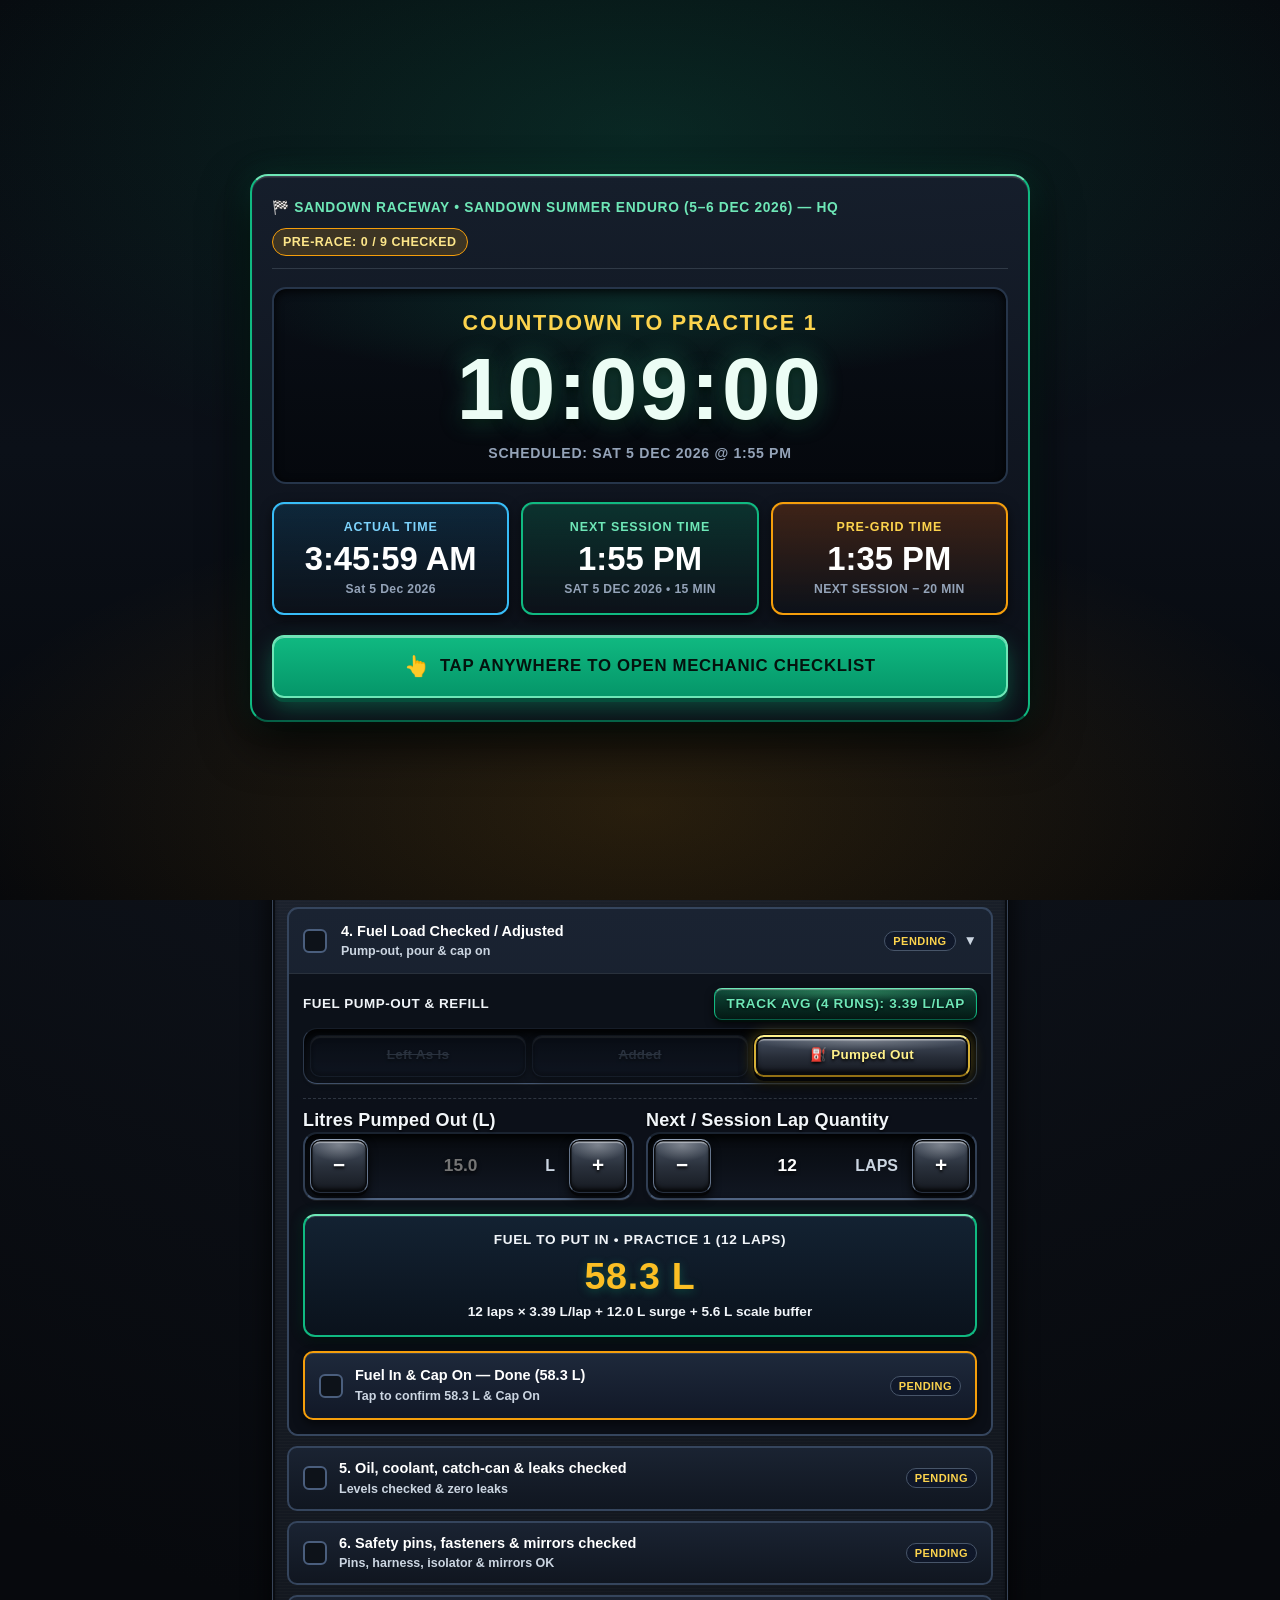
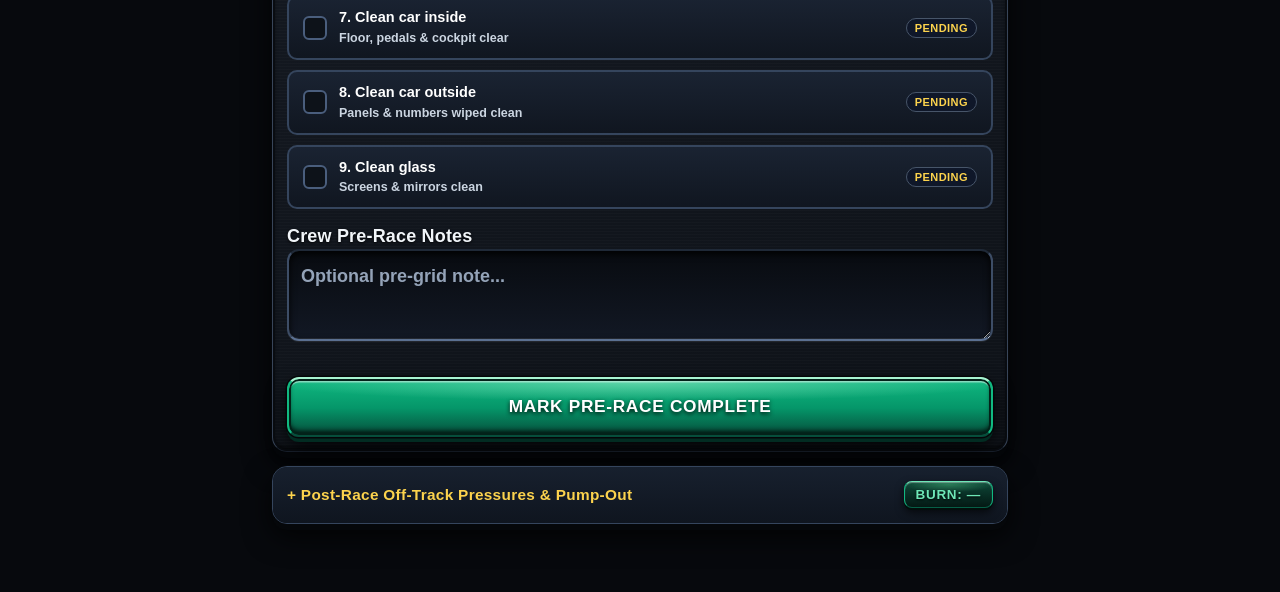
<file: mechanic.html>
<!DOCTYPE html>
<html lang="en-AU">
<head>
  <meta charset="UTF-8" />
  <meta name="viewport" content="width=device-width, initial-scale=1.0, viewport-fit=cover" />
  <title>SNB Racing — HQ 202 MECHANIC</title>
  <meta name="description" content="Installable single-page pit-lane mechanic & crew app for SNB Racing Group 3H HQ Holden 202 — Pre-Race Check with inline Tyre & Fuel drawers and Post-Race Off-Track Pressures & Pump-Out." />
  <meta name="theme-color" content="#0f131a" />
  <meta name="mobile-web-app-capable" content="yes" />
  <meta name="apple-mobile-web-app-capable" content="yes" />
  <meta name="apple-mobile-web-app-status-bar-style" content="black-translucent" />
  <meta name="apple-mobile-web-app-title" content="HQ Mechanic" />
  <link rel="manifest" href="./manifest-mech.json" />
  <link rel="apple-touch-icon" href="./apple-touch-icon.png" />
  <link rel="icon" type="image/png" sizes="192x192" href="./icon-192.png" />
  <link rel="stylesheet" href="./styles.css?v=1.0.26" />
</head>
<body class="crew-page-body">
  <!-- Sticky 3D Brushed-Metal AgerPro Header -->
  <header class="pit-header" role="banner">
    <div class="header-inner">
      <div class="brand-lockup">
        <div class="logo-frame" id="brandLogoFrame">
          <img
            id="brandLogoImg"
            class="logo-img"
            src="./snb-logo.jpg"
            alt="SNB Racing horizontal-scanline logo"
            width="138"
            height="32"
            onerror="this.parentElement.classList.add('use-svg')"
          />
          <svg
            id="brandLogoSvgFallback"
            class="logo-svg-fallback"
            viewBox="0 0 440 96"
            xmlns="http://www.w3.org/2000/svg"
            role="img"
            aria-label="SNB RACING horizontal-scanline logo"
          >
            <defs>
              <mask id="snbScanlineMaskMech">
                <rect x="0" y="0" width="440" height="96" fill="white" />
                <rect x="0" y="40" width="440" height="2.4" fill="black" />
                <rect x="0" y="47" width="440" height="3.0" fill="black" />
                <rect x="0" y="54" width="440" height="3.6" fill="black" />
                <rect x="0" y="61" width="440" height="4.2" fill="black" />
                <rect x="0" y="69" width="440" height="4.8" fill="black" />
              </mask>
            </defs>
            <rect width="440" height="96" fill="#090B0E" />
            <g mask="url(#snbScanlineMaskMech)" transform="skewX(-12)">
              <text
                x="34"
                y="76"
                fill="#F8FAFC"
                font-family="Impact, 'Arial Black', system-ui, sans-serif"
                font-size="68"
                font-weight="900"
                letter-spacing="2"
              >SNB RACING</text>
            </g>
          </svg>
        </div>
      </div>

      <div class="brand-titles">
        <h1 class="app-main-title">HQ 202 MECHANIC</h1>
      </div>

      <div class="header-actions">
        <button
          type="button"
          id="btnMechHeaderCountdown"
          class="btn btn-amber-outline mech-header-countdown-btn"
          aria-label="Open Next-Session Countdown Screen"
          title="Jump to Full-Screen Next-Session Countdown"
        >
          &#9201; Countdown
        </button>
        <button
          type="button"
          id="btnInstallPwa"
          class="btn btn-amber-outline"
          style="display: none; padding: 6px 10px; font-size: 13.5px;"
          aria-label="Install HQ Mechanic App"
        >
          Install
        </button>
        <button
          type="button"
          id="netStatusBadge"
          class="net-status"
          aria-live="polite"
          title="Tap to Sync / Configure Cloud Sync"
          aria-label="Cloud Sync Status"
        >
          <span class="net-dot" id="netStatusDot"></span>
          <span id="netStatusText">OFFLINE READY</span>
        </button>
      </div>
    </div>
  </header>

  <main class="app-shell crew-main-container" id="crewMechanicPage" data-crew-page="mechanic" role="main">
    <!-- Collapsible Cloud Sync Key Drawer (Toggled by tapping the top-right SYNCED/OFFLINE pill on mechanic phone/tablet) -->
    <section class="card crew-card" id="mechCloudSyncDrawer" style="display: none;">
      <div class="section-header crew-section-header">
        <div>
          <div class="section-eyebrow">CLOUD SYNC (MECHANIC PHONE / TABLET)</div>
          <h2 class="section-title">Link GitHub Gist Sync Key</h2>
        </div>
        <button type="button" class="btn btn-secondary btn-xs" id="btnCloseMechCloudDrawer">&#10005; Close</button>
      </div>
      <div class="cloud-sync-key-row" style="margin-bottom: 10px;">
        <input
          type="password"
          id="inputCloudSyncKeyMech"
          class="text-input mono crew-touch-input"
          placeholder="ghp_... or github_pat_... (gist scope)"
          autocomplete="off"
          spellcheck="false"
        />
        <input
          type="text"
          id="inputCloudDeviceLabelMech"
          class="text-input crew-touch-input"
          placeholder="Device (e.g. Pit Tablet)"
          autocomplete="off"
        />
      </div>
      <div class="form-grid-2" style="gap: 8px;">
        <button type="button" class="btn btn-confirm crew-touch-mini-btn" id="btnSaveConnectCloudMech">
          Save &amp; Pull Active Event
        </button>
        <button type="button" class="btn btn-amber-outline crew-touch-mini-btn" id="btnPullCloudMech">
          &#11015; Pull Latest from Cloud
        </button>
      </div>
    </section>

    <!-- EMPTY STATE: Shown ONLY when NO active/unlocked event exists yet -->
    <section class="card crew-card crew-no-event-card" id="mechNoActiveEventCard" style="display: none;">
      <div class="crew-no-event-icon" aria-hidden="true">&#127937;</div>
      <h2 class="crew-no-event-title">
        No active event open &mdash; ask Warren to start the weekend event in HQ 202 DATA
      </h2>
      <p class="crew-no-event-sub">
        Once the active race weekend event is started in HQ 202 DATA, tap <strong>Sync / Refresh</strong> below to load the locked track, date, and sessions.
      </p>
      <div class="crew-no-event-actions">
        <button type="button" class="btn btn-confirm btn-full crew-save-btn" id="btnMechSyncRefreshEmpty">
          &#128260; Sync / Refresh Active Event
        </button>
      </div>
    </section>

    <!-- ACTIVE EVENT WORKSPACE: Shown ONLY when an active/unlocked event is open -->
    <div id="mechActiveEventWorkspace" class="crew-workspace-stack">
      <!-- Locked Event Header Banner (Read-Only Track Name • Event Date • Round Title) + Native Session Selector -->
      <section class="card crew-card crew-active-event-card" aria-labelledby="mechActiveEventVenue">
        <div class="crew-event-banner-top">
          <div class="crew-event-banner-left">
            <div class="section-eyebrow" style="color: #6ee7b7; margin-bottom: 2px;">&#128994; ACTIVE RACE WEEKEND (LOCKED EVENT)</div>
            <div class="crew-event-venue-line" id="mechActiveEventVenue">Calder Park Raceway</div>
            <div class="crew-event-meta-line tabular" id="mechActiveEventMeta">21/11/2026 &bull; Race Weekend</div>
          </div>
          <div class="crew-event-banner-right">
            <button type="button" class="btn btn-secondary crew-touch-mini-btn" id="btnMechSyncRefreshActive" title="Pull / Sync Latest Event Data">
              &#128260; Sync
            </button>
          </div>
        </div>

        <div class="field-group" style="margin-top: 12px; margin-bottom: 0;">
          <div class="field-label-row">
            <label class="field-label" for="mechSessionSelect" id="mechActiveSessionBannerText">ACTIVE SESSION: SANDOWN RACEWAY &bull; PRACTICE 1</label>
            <span class="locked-badge mono" id="mechLastSavedBadge">READY</span>
          </div>
          <select id="mechSessionSelect" class="select-input crew-touch-select" aria-label="Select Active Event Session"></select>
        </div>
      </section>

      <!-- =========================================================
           SINGLE-PAGE PRE-RACE CHECKLIST + INLINE TYRE & FUEL DRAWERS
           ========================================================= -->
      <section id="mechPanelPre" class="crew-single-section" aria-label="Pre-Race Crew Checklist">
        <div class="card crew-card">
          <div class="section-header crew-section-header">
            <div>
              <div class="section-eyebrow">PRE-GRID SAFETY &amp; MECHANICAL CHECKS</div>
              <h2 class="section-title">Pre-Race Crew Checklist</h2>
            </div>
            <div class="crew-checklist-quick-actions">
              <span class="fleet-acc-status-pill amber mono" id="preRaceProgressBadge">0 / 9 CHECKED</span>
              <button type="button" class="btn btn-secondary crew-touch-mini-btn" id="btnPreRaceCheckAll">
                Check All
              </button>
              <button type="button" class="btn btn-secondary crew-touch-mini-btn" id="btnPreRaceResetAll">
                Reset
              </button>
            </div>
          </div>

          <div class="crew-prerace-checklist-stack" id="preRaceChecklistContainer">
            <!-- 1. TASK CARD A: Tyre Pressures Checked / Adjusted (Collapsible Drawer) -->
            <div class="crew-expandable-task-card" id="taskCardTyrePressures" data-expandable-task="tyrePressures">
              <div class="crew-task-card-header">
                <button
                  type="button"
                  class="crew-check-box-btn"
                  data-prerace-check="tyrePressures"
                  aria-pressed="false"
                  aria-label="Toggle Tyre Pressures Checked / Adjusted"
                >
                  <span class="crew-check-box" aria-hidden="true">&#10003;</span>
                </button>
                <button
                  type="button"
                  class="crew-task-drawer-toggle"
                  data-toggle-crew-drawer="tyreDrawerBody"
                  aria-expanded="true"
                  aria-controls="tyreDrawerBody"
                >
                  <span class="crew-check-copy">
                    <span class="crew-check-title">1. Tyre Pressures Checked / Adjusted</span>
                    <span class="crew-check-sub" id="preRaceTyreActionSummaryBadge">FL, FR, RL, RR &mdash; enter PSI only if changed</span>
                  </span>
                  <span class="crew-task-header-right">
                    <span class="crew-check-status mono" id="preRaceStatus_tyrePressures">PENDING</span>
                    <span class="crew-drawer-chevron" aria-hidden="true">&#9660;</span>
                  </span>
                </button>
              </div>

              <!-- Collapsible Drawer Body: 4 Corners FL / FR / RL / RR + Conditional Set To (PSI) Input -->
              <div class="crew-task-drawer-body" id="tyreDrawerBody">
                <div class="crew-drawer-toolbar">
                  <span class="crew-drawer-hint">FL, FR, RL, RR &mdash; enter <strong>Set To (PSI)</strong> if changed</span>
                  <button
                    type="button"
                    class="btn btn-secondary btn-xs crew-tyre-helper-btn"
                    id="btnPreTyreAllLeftAsIs"
                    data-pre-tyre-all="Left As Is"
                  >
                    All Left As Is
                  </button>
                </div>

                <div class="crew-tyre-drawer-grid">
                  <!-- FL -->
                  <div class="crew-tyre-drawer-corner" id="preTyreCornerCard_FL" data-corner="FL" data-tyre-action-corner="FL">
                    <div class="crew-tyre-drawer-corner-top">
                      <span class="crew-tyre-action-corner-label">FL &bull; FRONT LEFT</span>
                      <div class="seg-toggle crew-tyre-action-seg" role="group" aria-label="FL Tyre Pressure Action">
                        <button type="button" class="seg-btn active" id="preTyreBtn_FL_Left" data-corner="FL" data-pre-tyre-corner="FL" data-pre-tyre-action="Left As Is" aria-pressed="true">Left As Is</button>
                        <button type="button" class="seg-btn" id="preTyreBtn_FL_Added" data-corner="FL" data-pre-tyre-corner="FL" data-pre-tyre-action="Added" aria-pressed="false">Added</button>
                        <button type="button" class="seg-btn" id="preTyreBtn_FL_Bled" data-corner="FL" data-pre-tyre-corner="FL" data-pre-tyre-action="Bled" aria-pressed="false">Bled</button>
                      </div>
                    </div>
                    <div class="crew-conditional-input-row" id="preTyreSetWrap_FL" data-corner="FL" style="display: none;">
                      <label class="crew-conditional-label" for="preTyreSetPsi_FL">Set To (PSI)</label>
                      <div class="num-input-wrap crew-conditional-num-wrap">
                        <input
                          type="number"
                          id="preTyreSetPsi_FL"
                          class="num-input crew-num-input crew-conditional-input"
                          data-corner="FL"
                          data-pre-tyre-psi-corner="FL"
                          placeholder="40.0"
                          min="15.0"
                          max="65.0"
                          step="0.1"
                          inputmode="decimal"
                        />
                        <span class="num-unit-badge">psi</span>
                      </div>
                    </div>
                  </div>

                  <!-- FR -->
                  <div class="crew-tyre-drawer-corner" id="preTyreCornerCard_FR" data-corner="FR" data-tyre-action-corner="FR">
                    <div class="crew-tyre-drawer-corner-top">
                      <span class="crew-tyre-action-corner-label">FR &bull; FRONT RIGHT</span>
                      <div class="seg-toggle crew-tyre-action-seg" role="group" aria-label="FR Tyre Pressure Action">
                        <button type="button" class="seg-btn active" id="preTyreBtn_FR_Left" data-corner="FR" data-pre-tyre-corner="FR" data-pre-tyre-action="Left As Is" aria-pressed="true">Left As Is</button>
                        <button type="button" class="seg-btn" id="preTyreBtn_FR_Added" data-corner="FR" data-pre-tyre-corner="FR" data-pre-tyre-action="Added" aria-pressed="false">Added</button>
                        <button type="button" class="seg-btn" id="preTyreBtn_FR_Bled" data-corner="FR" data-pre-tyre-corner="FR" data-pre-tyre-action="Bled" aria-pressed="false">Bled</button>
                      </div>
                    </div>
                    <div class="crew-conditional-input-row" id="preTyreSetWrap_FR" data-corner="FR" style="display: none;">
                      <label class="crew-conditional-label" for="preTyreSetPsi_FR">Set To (PSI)</label>
                      <div class="num-input-wrap crew-conditional-num-wrap">
                        <input
                          type="number"
                          id="preTyreSetPsi_FR"
                          class="num-input crew-num-input crew-conditional-input"
                          data-corner="FR"
                          data-pre-tyre-psi-corner="FR"
                          placeholder="40.0"
                          min="15.0"
                          max="65.0"
                          step="0.1"
                          inputmode="decimal"
                        />
                        <span class="num-unit-badge">psi</span>
                      </div>
                    </div>
                  </div>

                  <!-- RL -->
                  <div class="crew-tyre-drawer-corner" id="preTyreCornerCard_RL" data-corner="RL" data-tyre-action-corner="RL">
                    <div class="crew-tyre-drawer-corner-top">
                      <span class="crew-tyre-action-corner-label">RL &bull; REAR LEFT</span>
                      <div class="seg-toggle crew-tyre-action-seg" role="group" aria-label="RL Tyre Pressure Action">
                        <button type="button" class="seg-btn active" id="preTyreBtn_RL_Left" data-corner="RL" data-pre-tyre-corner="RL" data-pre-tyre-action="Left As Is" aria-pressed="true">Left As Is</button>
                        <button type="button" class="seg-btn" id="preTyreBtn_RL_Added" data-corner="RL" data-pre-tyre-corner="RL" data-pre-tyre-action="Added" aria-pressed="false">Added</button>
                        <button type="button" class="seg-btn" id="preTyreBtn_RL_Bled" data-corner="RL" data-pre-tyre-corner="RL" data-pre-tyre-action="Bled" aria-pressed="false">Bled</button>
                      </div>
                    </div>
                    <div class="crew-conditional-input-row" id="preTyreSetWrap_RL" data-corner="RL" style="display: none;">
                      <label class="crew-conditional-label" for="preTyreSetPsi_RL">Set To (PSI)</label>
                      <div class="num-input-wrap crew-conditional-num-wrap">
                        <input
                          type="number"
                          id="preTyreSetPsi_RL"
                          class="num-input crew-num-input crew-conditional-input"
                          data-corner="RL"
                          data-pre-tyre-psi-corner="RL"
                          placeholder="43.0"
                          min="15.0"
                          max="65.0"
                          step="0.1"
                          inputmode="decimal"
                        />
                        <span class="num-unit-badge">psi</span>
                      </div>
                    </div>
                  </div>

                  <!-- RR -->
                  <div class="crew-tyre-drawer-corner" id="preTyreCornerCard_RR" data-corner="RR" data-tyre-action-corner="RR">
                    <div class="crew-tyre-drawer-corner-top">
                      <span class="crew-tyre-action-corner-label">RR &bull; REAR RIGHT</span>
                      <div class="seg-toggle crew-tyre-action-seg" role="group" aria-label="RR Tyre Pressure Action">
                        <button type="button" class="seg-btn active" id="preTyreBtn_RR_Left" data-corner="RR" data-pre-tyre-corner="RR" data-pre-tyre-action="Left As Is" aria-pressed="true">Left As Is</button>
                        <button type="button" class="seg-btn" id="preTyreBtn_RR_Added" data-corner="RR" data-pre-tyre-corner="RR" data-pre-tyre-action="Added" aria-pressed="false">Added</button>
                        <button type="button" class="seg-btn" id="preTyreBtn_RR_Bled" data-corner="RR" data-pre-tyre-corner="RR" data-pre-tyre-action="Bled" aria-pressed="false">Bled</button>
                      </div>
                    </div>
                    <div class="crew-conditional-input-row" id="preTyreSetWrap_RR" data-corner="RR" style="display: none;">
                      <label class="crew-conditional-label" for="preTyreSetPsi_RR">Set To (PSI)</label>
                      <div class="num-input-wrap crew-conditional-num-wrap">
                        <input
                          type="number"
                          id="preTyreSetPsi_RR"
                          class="num-input crew-num-input crew-conditional-input"
                          data-corner="RR"
                          data-pre-tyre-psi-corner="RR"
                          placeholder="43.0"
                          min="15.0"
                          max="65.0"
                          step="0.1"
                          inputmode="decimal"
                        />
                        <span class="num-unit-badge">psi</span>
                      </div>
                    </div>
                  </div>
                </div>
              </div>
            </div>

            <!-- 2. Wheel Nuts Torqued -->
            <button
              type="button"
              class="crew-check-row"
              data-prerace-check="wheelNuts"
              aria-pressed="false"
            >
              <span class="crew-check-box" aria-hidden="true">&#10003;</span>
              <span class="crew-check-copy">
                <span class="crew-check-title">2. Wheel nuts torqued</span>
                <span class="crew-check-sub">4 wheels torqued &amp; studs OK</span>
              </span>
              <span class="crew-check-status mono">PENDING</span>
            </button>

            <!-- 3. Brake Pedal, Fluid, Lines & Pads Checked -->
            <button
              type="button"
              class="crew-check-row"
              data-prerace-check="brakes"
              aria-pressed="false"
            >
              <span class="crew-check-box" aria-hidden="true">&#10003;</span>
              <span class="crew-check-copy">
                <span class="crew-check-title">3. Brake pedal, fluid, lines &amp; pads checked</span>
                <span class="crew-check-sub">Firm pedal, fluid &amp; lines OK</span>
              </span>
              <span class="crew-check-status mono">PENDING</span>
            </button>

            <!-- 4. TASK CARD B: Fuel Load Checked / Adjusted (Collapsible Drawer) -->
            <div class="crew-expandable-task-card" id="taskCardFuelLoad" data-expandable-task="fuelLoad">
              <div class="crew-task-card-header">
                <button
                  type="button"
                  class="crew-check-box-btn"
                  data-prerace-check="fuelLoad"
                  aria-pressed="false"
                  aria-label="Toggle Fuel Load Checked / Adjusted"
                >
                  <span class="crew-check-box" aria-hidden="true">&#10003;</span>
                </button>
                <button
                  type="button"
                  class="crew-task-drawer-toggle"
                  data-toggle-crew-drawer="fuelDrawerBody"
                  aria-expanded="true"
                  aria-controls="fuelDrawerBody"
                >
                  <span class="crew-check-copy">
                    <span class="crew-check-title">4. Fuel Load Checked / Adjusted</span>
                    <span class="crew-check-sub" id="preRaceFuelActionSummaryBadge">Pump-out, pour &amp; cap on</span>
                  </span>
                  <span class="crew-task-header-right">
                    <span class="crew-check-status mono" id="preRaceStatus_fuelLoad">PENDING</span>
                    <span class="crew-drawer-chevron" aria-hidden="true">&#9660;</span>
                  </span>
                </button>
              </div>

              <!-- Collapsible Drawer Body: Pumped-Out Mode + Litres Pumped Out (L) + Next-Session Refill Callout + Confirm Put In & Cap Secured -->
              <div class="crew-task-drawer-body" id="fuelDrawerBody">
                <div class="crew-fuel-drawer-inner">
                  <div class="crew-fuel-action-row">
                    <div class="crew-fuel-mode-header-row">
                      <span class="crew-tyre-action-corner-label">FUEL PUMP-OUT &amp; REFILL</span>
                      <span class="locked-badge mono" id="mechCircuitBurnAvgBadge">TRACK AVG: 1.30 L/LAP</span>
                    </div>
                    <div class="seg-toggle crew-fuel-action-seg" role="group" aria-label="Pre-Session Fuel Load Mode">
                      <button
                        type="button"
                        class="seg-btn is-disabled-fuel-opt"
                        id="preFuelBtn_Left"
                        disabled
                        aria-disabled="true"
                        title="Fuel is always pumped out and refilled"
                      >
                        Left As Is
                      </button>
                      <button
                        type="button"
                        class="seg-btn is-disabled-fuel-opt"
                        id="preFuelBtn_Added"
                        disabled
                        aria-disabled="true"
                        title="Use Pumped Out + Fuel to Put In below"
                      >
                        Added
                      </button>
                      <button
                        type="button"
                        class="seg-btn active"
                        id="preFuelBtn_PumpedOut"
                        data-pre-fuel-action="Pumped Out"
                        aria-pressed="true"
                      >
                        &#9981; Pumped Out
                      </button>
                    </div>
                  </div>

                  <!-- Primary Numeric Input: Litres Pumped Out (L) (#mechFuelOutL) + Target Session Lap Quantity -->
                  <div class="crew-fuel-conditional-grid" id="preFuelConditionalWrap">
                    <div class="field-group" style="margin-bottom: 0;">
                      <label class="field-label" id="preFuelDeltaLabel" for="mechFuelOutL">Litres Pumped Out (L)</label>
                      <div class="num-stepper crew-touch-stepper">
                        <button type="button" class="stepper-btn crew-stepper-btn" data-crew-step-target="mechFuelOutL" data-step="-0.5" data-fallback="12.0" aria-label="Decrease Litres Pumped Out">&minus;</button>
                        <div class="num-input-wrap">
                          <input
                            type="number"
                            id="mechFuelOutL"
                            class="num-input crew-num-input"
                            placeholder="15.0"
                            min="0"
                            max="75.0"
                            step="0.1"
                            inputmode="decimal"
                          />
                          <span class="num-unit-badge">L</span>
                        </div>
                        <button type="button" class="stepper-btn crew-stepper-btn" data-crew-step-target="mechFuelOutL" data-step="0.5" data-fallback="12.0" aria-label="Increase Litres Pumped Out">+</button>
                      </div>
                    </div>

                    <div class="field-group" style="margin-bottom: 0;">
                      <label class="field-label" for="mechNextSessionLaps">Next / Session Lap Quantity</label>
                      <div class="num-stepper crew-touch-stepper">
                        <button type="button" class="stepper-btn crew-stepper-btn" data-crew-step-target="mechNextSessionLaps" data-step="-1" data-fallback="12" aria-label="Decrease Session Lap Quantity">&minus;</button>
                        <div class="num-input-wrap">
                          <input
                            type="number"
                            id="mechNextSessionLaps"
                            class="num-input crew-num-input"
                            placeholder="12"
                            min="1"
                            max="60"
                            step="1"
                            inputmode="numeric"
                          />
                          <span class="num-unit-badge">LAPS</span>
                        </div>
                        <button type="button" class="stepper-btn crew-stepper-btn" data-crew-step-target="mechNextSessionLaps" data-step="1" data-fallback="12" aria-label="Increase Session Lap Quantity">+</button>
                      </div>
                    </div>
                  </div>

                  <!-- High-Contrast 3D Next Session Refill Callout Box (#mechNextFuelPourBox) -->
                  <div class="crew-next-fuel-pour-box" id="mechNextFuelPourBox" role="region" aria-live="polite">
                    <div class="crew-next-fuel-pour-eyebrow mono" id="mechNextFuelPourLabel">
                      FUEL TO PUT IN &bull; PRACTICE 1 (12 LAPS)
                    </div>
                    <div class="crew-next-fuel-pour-val tabular txt-emerald" id="mechNextFuelPourValue">
                      27.6 L
                    </div>
                    <div class="crew-next-fuel-pour-sub mono" id="mechNextFuelPourSub">
                      12 laps &times; 1.30 L/lap + 12.0 L surge
                    </div>
                    <div class="crew-next-fuel-pour-warn mono" id="mechNextFuelPourWarn" style="display: none;">
                      &#9888;&#65039; EXCEEDS 74.0 L TANK CAPACITY &mdash; CHECK BALLAST / LAPS!
                    </div>
                  </div>

                  <!-- Bold 3D Confirmation Card (#mechFuelPourConfirmed) — Required to Mark Task 4 Checked -->
                  <button
                    type="button"
                    class="crew-check-row crew-fuel-confirm-pour-card"
                    id="mechFuelPourConfirmed"
                    data-pre-fuel-confirm-pour="true"
                    aria-pressed="false"
                  >
                    <span class="crew-check-box" aria-hidden="true">&#10003;</span>
                    <span class="crew-check-copy">
                      <span class="crew-check-title" id="mechFuelPourConfirmedTitle">Fuel In &amp; Cap On &mdash; Done (27.6 L)</span>
                      <span class="crew-check-sub" id="mechFuelPourConfirmedSub">Tap to confirm 27.6 L &amp; Cap On</span>
                    </span>
                    <span class="crew-check-status mono" id="preFuelCapOnStatusBadge">PENDING</span>
                  </button>
                </div>
              </div>
            </div>

            <!-- 5. Oil, Coolant, Catch-Can & Leaks Checked -->
            <button
              type="button"
              class="crew-check-row"
              data-prerace-check="fluidsLeaks"
              aria-pressed="false"
            >
              <span class="crew-check-box" aria-hidden="true">&#10003;</span>
              <span class="crew-check-copy">
                <span class="crew-check-title">5. Oil, coolant, catch-can &amp; leaks checked</span>
                <span class="crew-check-sub">Levels checked &amp; zero leaks</span>
              </span>
              <span class="crew-check-status mono">PENDING</span>
            </button>

            <!-- 6. Safety Pins, Fasteners & Mirrors Checked -->
            <button
              type="button"
              class="crew-check-row"
              data-prerace-check="safetyFasteners"
              aria-pressed="false"
            >
              <span class="crew-check-box" aria-hidden="true">&#10003;</span>
              <span class="crew-check-copy">
                <span class="crew-check-title">6. Safety pins, fasteners &amp; mirrors checked</span>
                <span class="crew-check-sub">Pins, harness, isolator &amp; mirrors OK</span>
              </span>
              <span class="crew-check-status mono">PENDING</span>
            </button>

            <!-- 7. Clean car inside -->
            <button
              type="button"
              class="crew-check-row"
              data-prerace-check="cleanCarInside"
              aria-pressed="false"
            >
              <span class="crew-check-box" aria-hidden="true">&#10003;</span>
              <span class="crew-check-copy">
                <span class="crew-check-title">7. Clean car inside</span>
                <span class="crew-check-sub">Floor, pedals &amp; cockpit clear</span>
              </span>
              <span class="crew-check-status mono">PENDING</span>
            </button>

            <!-- 8. Clean car outside -->
            <button
              type="button"
              class="crew-check-row"
              data-prerace-check="cleanCarOutside"
              aria-pressed="false"
            >
              <span class="crew-check-box" aria-hidden="true">&#10003;</span>
              <span class="crew-check-copy">
                <span class="crew-check-title">8. Clean car outside</span>
                <span class="crew-check-sub">Panels &amp; numbers wiped clean</span>
              </span>
              <span class="crew-check-status mono">PENDING</span>
            </button>

            <!-- 9. Clean glass -->
            <button
              type="button"
              class="crew-check-row"
              data-prerace-check="cleanGlass"
              aria-pressed="false"
            >
              <span class="crew-check-box" aria-hidden="true">&#10003;</span>
              <span class="crew-check-copy">
                <span class="crew-check-title">9. Clean glass</span>
                <span class="crew-check-sub">Screens &amp; mirrors clean</span>
              </span>
              <span class="crew-check-status mono">PENDING</span>
            </button>
          </div>

          <div class="field-group" style="margin-top: 16px; margin-bottom: 16px;">
            <label class="field-label" for="preRaceSignOffNotesInput">Crew Pre-Race Notes</label>
            <textarea
              id="preRaceSignOffNotesInput"
              class="text-input crew-touch-textarea"
              rows="2"
              placeholder="Optional pre-grid note..."
            ></textarea>
          </div>

          <button type="button" class="btn btn-confirm btn-full crew-save-btn crew-mark-complete-btn" id="btnSavePreRaceChecklist">
            MARK PRE-RACE COMPLETE
          </button>
        </div>
      </section>

      <!-- =========================================================
           COMPACT COLLAPSIBLE ACCORDION AT BOTTOM:
           + Post-Race Off-Track Pressures & Pump-Out
           ========================================================= -->
      <section class="card crew-card crew-postrace-accordion-card" id="mechPostRaceAccordionSection" aria-label="Post-Race Off-Track Pressures &amp; Pump-Out">
        <button
          type="button"
          class="crew-postrace-accordion-toggle"
          id="btnTogglePostRaceAccordion"
          aria-expanded="false"
          aria-controls="mechPanelPost"
        >
          <span class="crew-postrace-acc-title" id="postRaceAccordionTitleLabel">+ Post-Race Off-Track Pressures &amp; Pump-Out</span>
          <span class="locked-badge mono" id="mechFuelBurnSummaryBadge">BURN: &mdash;</span>
        </button>

        <div id="mechPanelPost" class="crew-postrace-accordion-body" style="display: none;">
          <!-- 4-Corner Cold PSI & Hot PSI -->
          <div class="crew-postrace-subcard" style="margin-bottom: 14px;">
            <div class="section-header crew-section-header">
              <div>
                <div class="section-eyebrow">4-CORNER TYRE PRESSURES</div>
                <h2 class="section-title">Cold PSI &amp; Hot PSI (FL / FR / RL / RR)</h2>
              </div>
              <button
                type="button"
                class="btn btn-secondary crew-touch-mini-btn"
                id="btnMechClearAllColdPsi"
                title="Leave all 4 Cold PSI blank when tyres are left hot-set at 44.0 psi"
              >
                Leave Cold Blank (Hot-Set 44.0)
              </button>
            </div>

            <p class="crew-helper-banner">
              <strong>Hot-Set Note:</strong> Leave <strong>Cold PSI</strong> blank (<code>&mdash;</code>) when left hot-set at <strong>44.0 psi</strong>.
            </p>

            <div class="crew-tyre-corners-grid">
              <!-- FL -->
              <div class="card-elevated crew-corner-box" data-corner="FL">
                <div class="crew-corner-head">
                  <span class="crew-corner-title">FL &bull; FRONT LEFT</span>
                  <button type="button" class="btn btn-secondary btn-xs crew-clear-cold-btn" data-mech-clear-cold="FL">
                    Blank Cold
                  </button>
                </div>
                <div class="crew-psi-pair">
                  <div class="field-group" style="margin-bottom: 0;">
                    <label class="field-label" for="mechCold_FL">Cold PSI</label>
                    <div class="num-stepper crew-touch-stepper">
                      <button type="button" class="stepper-btn crew-stepper-btn" data-crew-step-target="mechCold_FL" data-step="-0.5" data-fallback="36.0" aria-label="Decrease FL Cold PSI">&minus;</button>
                      <div class="num-input-wrap">
                        <input type="number" id="mechCold_FL" class="num-input crew-num-input" placeholder="&mdash;" min="18.0" max="60.0" step="0.5" inputmode="decimal" />
                        <span class="num-unit-badge">psi</span>
                      </div>
                      <button type="button" class="stepper-btn crew-stepper-btn" data-crew-step-target="mechCold_FL" data-step="0.5" data-fallback="36.0" aria-label="Increase FL Cold PSI">+</button>
                    </div>
                  </div>
                  <div class="field-group" style="margin-bottom: 0;">
                    <label class="field-label" for="mechHot_FL">Hot PSI</label>
                    <div class="num-stepper crew-touch-stepper">
                      <button type="button" class="stepper-btn crew-stepper-btn" data-crew-step-target="mechHot_FL" data-step="-0.5" data-fallback="44.0" aria-label="Decrease FL Hot PSI">&minus;</button>
                      <div class="num-input-wrap">
                        <input type="number" id="mechHot_FL" class="num-input crew-num-input" placeholder="&mdash;" min="20.0" max="65.0" step="0.5" inputmode="decimal" />
                        <span class="num-unit-badge">psi</span>
                      </div>
                      <button type="button" class="stepper-btn crew-stepper-btn" data-crew-step-target="mechHot_FL" data-step="0.5" data-fallback="44.0" aria-label="Increase FL Hot PSI">+</button>
                    </div>
                  </div>
                </div>
              </div>

              <!-- FR -->
              <div class="card-elevated crew-corner-box" data-corner="FR">
                <div class="crew-corner-head">
                  <span class="crew-corner-title">FR &bull; FRONT RIGHT</span>
                  <button type="button" class="btn btn-secondary btn-xs crew-clear-cold-btn" data-mech-clear-cold="FR">
                    Blank Cold
                  </button>
                </div>
                <div class="crew-psi-pair">
                  <div class="field-group" style="margin-bottom: 0;">
                    <label class="field-label" for="mechCold_FR">Cold PSI</label>
                    <div class="num-stepper crew-touch-stepper">
                      <button type="button" class="stepper-btn crew-stepper-btn" data-crew-step-target="mechCold_FR" data-step="-0.5" data-fallback="36.0" aria-label="Decrease FR Cold PSI">&minus;</button>
                      <div class="num-input-wrap">
                        <input type="number" id="mechCold_FR" class="num-input crew-num-input" placeholder="&mdash;" min="18.0" max="60.0" step="0.5" inputmode="decimal" />
                        <span class="num-unit-badge">psi</span>
                      </div>
                      <button type="button" class="stepper-btn crew-stepper-btn" data-crew-step-target="mechCold_FR" data-step="0.5" data-fallback="36.0" aria-label="Increase FR Cold PSI">+</button>
                    </div>
                  </div>
                  <div class="field-group" style="margin-bottom: 0;">
                    <label class="field-label" for="mechHot_FR">Hot PSI</label>
                    <div class="num-stepper crew-touch-stepper">
                      <button type="button" class="stepper-btn crew-stepper-btn" data-crew-step-target="mechHot_FR" data-step="-0.5" data-fallback="44.0" aria-label="Decrease FR Hot PSI">&minus;</button>
                      <div class="num-input-wrap">
                        <input type="number" id="mechHot_FR" class="num-input crew-num-input" placeholder="&mdash;" min="20.0" max="65.0" step="0.5" inputmode="decimal" />
                        <span class="num-unit-badge">psi</span>
                      </div>
                      <button type="button" class="stepper-btn crew-stepper-btn" data-crew-step-target="mechHot_FR" data-step="0.5" data-fallback="44.0" aria-label="Increase FR Hot PSI">+</button>
                    </div>
                  </div>
                </div>
              </div>

              <!-- RL -->
              <div class="card-elevated crew-corner-box" data-corner="RL">
                <div class="crew-corner-head">
                  <span class="crew-corner-title">RL &bull; REAR LEFT</span>
                  <button type="button" class="btn btn-secondary btn-xs crew-clear-cold-btn" data-mech-clear-cold="RL">
                    Blank Cold
                  </button>
                </div>
                <div class="crew-psi-pair">
                  <div class="field-group" style="margin-bottom: 0;">
                    <label class="field-label" for="mechCold_RL">Cold PSI</label>
                    <div class="num-stepper crew-touch-stepper">
                      <button type="button" class="stepper-btn crew-stepper-btn" data-crew-step-target="mechCold_RL" data-step="-0.5" data-fallback="38.0" aria-label="Decrease RL Cold PSI">&minus;</button>
                      <div class="num-input-wrap">
                        <input type="number" id="mechCold_RL" class="num-input crew-num-input" placeholder="&mdash;" min="18.0" max="60.0" step="0.5" inputmode="decimal" />
                        <span class="num-unit-badge">psi</span>
                      </div>
                      <button type="button" class="stepper-btn crew-stepper-btn" data-crew-step-target="mechCold_RL" data-step="0.5" data-fallback="38.0" aria-label="Increase RL Cold PSI">+</button>
                    </div>
                  </div>
                  <div class="field-group" style="margin-bottom: 0;">
                    <label class="field-label" for="mechHot_RL">Hot PSI</label>
                    <div class="num-stepper crew-touch-stepper">
                      <button type="button" class="stepper-btn crew-stepper-btn" data-crew-step-target="mechHot_RL" data-step="-0.5" data-fallback="44.0" aria-label="Decrease RL Hot PSI">&minus;</button>
                      <div class="num-input-wrap">
                        <input type="number" id="mechHot_RL" class="num-input crew-num-input" placeholder="&mdash;" min="20.0" max="65.0" step="0.5" inputmode="decimal" />
                        <span class="num-unit-badge">psi</span>
                      </div>
                      <button type="button" class="stepper-btn crew-stepper-btn" data-crew-step-target="mechHot_RL" data-step="0.5" data-fallback="44.0" aria-label="Increase RL Hot PSI">+</button>
                    </div>
                  </div>
                </div>
              </div>

              <!-- RR -->
              <div class="card-elevated crew-corner-box" data-corner="RR">
                <div class="crew-corner-head">
                  <span class="crew-corner-title">RR &bull; REAR RIGHT</span>
                  <button type="button" class="btn btn-secondary btn-xs crew-clear-cold-btn" data-mech-clear-cold="RR">
                    Blank Cold
                  </button>
                </div>
                <div class="crew-psi-pair">
                  <div class="field-group" style="margin-bottom: 0;">
                    <label class="field-label" for="mechCold_RR">Cold PSI</label>
                    <div class="num-stepper crew-touch-stepper">
                      <button type="button" class="stepper-btn crew-stepper-btn" data-crew-step-target="mechCold_RR" data-step="-0.5" data-fallback="38.0" aria-label="Decrease RR Cold PSI">&minus;</button>
                      <div class="num-input-wrap">
                        <input type="number" id="mechCold_RR" class="num-input crew-num-input" placeholder="&mdash;" min="18.0" max="60.0" step="0.5" inputmode="decimal" />
                        <span class="num-unit-badge">psi</span>
                      </div>
                      <button type="button" class="stepper-btn crew-stepper-btn" data-crew-step-target="mechCold_RR" data-step="0.5" data-fallback="38.0" aria-label="Increase RR Cold PSI">+</button>
                    </div>
                  </div>
                  <div class="field-group" style="margin-bottom: 0;">
                    <label class="field-label" for="mechHot_RR">Hot PSI</label>
                    <div class="num-stepper crew-touch-stepper">
                      <button type="button" class="stepper-btn crew-stepper-btn" data-crew-step-target="mechHot_RR" data-step="-0.5" data-fallback="44.0" aria-label="Decrease RR Hot PSI">&minus;</button>
                      <div class="num-input-wrap">
                        <input type="number" id="mechHot_RR" class="num-input crew-num-input" placeholder="&mdash;" min="20.0" max="65.0" step="0.5" inputmode="decimal" />
                        <span class="num-unit-badge">psi</span>
                      </div>
                      <button type="button" class="stepper-btn crew-stepper-btn" data-crew-step-target="mechHot_RR" data-step="0.5" data-fallback="44.0" aria-label="Increase RR Hot PSI">+</button>
                    </div>
                  </div>
                </div>
              </div>
            </div>
          </div>

          <!-- Fuel In (L), Laps Completed & Post-Race / Pit Notes -->
          <div class="crew-postrace-subcard">
            <div class="section-header crew-section-header">
              <div>
                <div class="section-eyebrow">POST-SESSION FUEL &amp; LAPS</div>
                <h2 class="section-title">Fuel In, Laps Completed &amp; Pit Notes</h2>
              </div>
            </div>

            <div class="crew-fuel-grid" style="margin-bottom: 14px; grid-template-columns: repeat(2, minmax(0, 1fr));">
              <div class="field-group" style="margin-bottom: 0;">
                <label class="field-label" for="mechFuelInL">Fuel In (L)</label>
                <div class="num-stepper crew-touch-stepper">
                  <button type="button" class="stepper-btn crew-stepper-btn" data-crew-step-target="mechFuelInL" data-step="-0.5" data-fallback="25.0" aria-label="Decrease Fuel In">&minus;</button>
                  <div class="num-input-wrap">
                    <input type="number" id="mechFuelInL" class="num-input crew-num-input" placeholder="&mdash;" min="0" max="75.0" step="0.5" inputmode="decimal" />
                    <span class="num-unit-badge">L</span>
                  </div>
                  <button type="button" class="stepper-btn crew-stepper-btn" data-crew-step-target="mechFuelInL" data-step="0.5" data-fallback="25.0" aria-label="Increase Fuel In">+</button>
                </div>
              </div>

              <div class="field-group" style="margin-bottom: 0;">
                <label class="field-label" for="mechRacedLaps">Laps Completed</label>
                <div class="num-stepper crew-touch-stepper">
                  <button type="button" class="stepper-btn crew-stepper-btn" data-crew-step-target="mechRacedLaps" data-step="-1" data-fallback="10" aria-label="Decrease Laps Completed">&minus;</button>
                  <div class="num-input-wrap">
                    <input type="number" id="mechRacedLaps" class="num-input crew-num-input" placeholder="&mdash;" min="1" max="60" step="1" inputmode="numeric" />
                    <span class="num-unit-badge">LAPS</span>
                  </div>
                  <button type="button" class="stepper-btn crew-stepper-btn" data-crew-step-target="mechRacedLaps" data-step="1" data-fallback="10" aria-label="Increase Laps Completed">+</button>
                </div>
              </div>
            </div>

            <div class="field-group" style="margin-bottom: 16px;">
              <label class="field-label" for="mechNotesInput">Post-Race / Pit Notes</label>
              <textarea
                id="mechNotesInput"
                class="text-input crew-touch-textarea"
                rows="2"
                placeholder="Tyre condition, hot-set 44.0 psi, pump-out or chassis notes..."
              ></textarea>
            </div>

            <button type="button" class="btn btn-confirm btn-full crew-save-btn" id="btnSaveMechanicSession">
              &#128295; SAVE POST-RACE DATA
            </button>
          </div>
        </div>
      </section>
    </div>
  </main>

  <!-- =========================================================
       FULL-SCREEN NEXT-SESSION COUNTDOWN OVERLAY (#mechCountdownScreen)
       Shown on load when an active event has an upcoming session with a scheduled start time,
       via the header "Countdown" toggle, or after 3 minutes (180s) of checklist inactivity.
       ========================================================= -->
  <section
    id="mechCountdownScreen"
    class="mech-countdown-overlay"
    role="dialog"
    aria-modal="false"
    aria-labelledby="mechCountdownHeading"
    tabindex="0"
    style="display: none;"
  >
    <div class="mech-countdown-panel">
      <div class="mech-countdown-top-bar">
        <span class="mech-countdown-event-badge mono" id="mechCountdownEventBadge">
          &#127937; SANDOWN RACEWAY &bull; ACTIVE RACE WEEKEND
        </span>
        <span class="mech-countdown-precheck-pill mono" id="mechCountdownPrecheckPill">
          PRE-RACE: 0 / 9 CHECKED
        </span>
      </div>

      <div class="mech-countdown-hero">
        <div class="mech-countdown-heading mono" id="mechCountdownHeading">
          COUNTDOWN TO PRACTICE 1
        </div>
        <div class="mech-countdown-clock tabular" id="mechCountdownClock" aria-live="polite">
          00:00:00
        </div>
        <div class="mech-countdown-status-sub mono" id="mechCountdownStatusSub">
          SCHEDULED SESSION COUNTDOWN
        </div>
      </div>

      <div class="mech-countdown-times-grid">
        <div class="mech-countdown-time-card is-actual">
          <div class="mech-countdown-time-label mono">ACTUAL TIME</div>
          <div class="mech-countdown-time-val tabular" id="mechCountdownActualTime">--:--:--</div>
          <div class="mech-countdown-time-sub mono" id="mechCountdownActualDay">LIVE DEVICE CLOCK</div>
        </div>

        <div class="mech-countdown-time-card is-next">
          <div class="mech-countdown-time-label mono">NEXT SESSION TIME</div>
          <div class="mech-countdown-time-val tabular" id="mechCountdownNextSessionTime">--:--</div>
          <div class="mech-countdown-time-sub mono" id="mechCountdownNextSessionDay">SCHEDULED START</div>
        </div>

        <div class="mech-countdown-time-card is-pregrid" id="mechCountdownPreGridCard">
          <div class="mech-countdown-time-label mono">PRE-GRID TIME</div>
          <div class="mech-countdown-time-val tabular" id="mechCountdownPreGridTime">--:--</div>
          <div class="mech-countdown-time-sub mono" id="mechCountdownPreGridSub">NEXT SESSION &minus; 20 MIN</div>
        </div>
      </div>

      <div class="mech-countdown-tap-cue" id="mechCountdownTapCue" role="button" aria-label="Tap anywhere to open mechanic checklist">
        <span class="mech-countdown-tap-icon" aria-hidden="true">&#128070;</span>
        <span class="mech-countdown-tap-text">Tap anywhere to open mechanic checklist</span>
      </div>
    </div>
  </section>

  <div id="pitToast" class="pit-toast" role="status" aria-live="polite"></div>

  <script src="./app.js?v=1.0.26"></script>
</body>
</html>
</file>
<file: styles.css>
:root {
  --bg-base: #07090D;
  --bg-card: #141923;
  --bg-elevated: #1D2534;
  --bg-input: #0A0D13;
  --border: #384559;
  --border-strong: #526480;
  --border-subtle: #263142;
  --text: #FFFFFF;
  --text-label: #F1F5F9;
  --text-secondary: #CBD5E1;
  --text-muted: #94A3B8;
  --amber: #F59E0B;
  --amber-bright: #FBBF24;
  --amber-dim: rgba(245, 158, 11, 0.18);
  --emerald: #10B981;
  --emerald-bright: #34D399;
  --emerald-dim: rgba(16, 185, 129, 0.18);
  --danger: #EF4444;
  --danger-dim: rgba(239, 68, 68, 0.20);
  --cyan: #38BDF8;
  --radius-sm: 10px;
  --radius-md: 12px;
  --radius-lg: 15px;
  --touch-min: 48px;
  --input-min: 58px;
  --stepper-size: 58px;
  --font-sans: Arial, Helvetica, sans-serif;
  --font-mono: Arial, Helvetica, sans-serif;
}

*,
*::before,
*::after {
  box-sizing: border-box;
  -webkit-tap-highlight-color: transparent;
}

html,
body,
button,
input,
select,
textarea,
table,
th,
td,
.card,
.baseline-card,
.session-card,
.carby-card,
.modal-sheet,
.locked-badge,
.afr-status-badge,
.mono {
  font-family: Arial, Helvetica, sans-serif;
}

html {
  background-color: var(--bg-base);
  color: var(--text);
  font-family: Arial, Helvetica, sans-serif;
  font-size: 16px;
  line-height: 1.45;
  -webkit-text-size-adjust: 100%;
  color-scheme: dark;
}

body {
  margin: 0;
  padding: 0;
  background: radial-gradient(circle at 50% 0%, #151C28 0%, #07090D 72%);
  color: var(--text);
  font-family: Arial, Helvetica, sans-serif;
  min-height: 100dvh;
  overflow-x: hidden;
  /* Generous >= 140px bottom clearance so fixed bottom tab bar never clips lowest inputs */
  padding-bottom: calc(148px + env(safe-area-inset-bottom, 0px));
}

.tabular {
  font-variant-numeric: tabular-nums;
  font-feature-settings: "tnum" 1;
}

.mono {
  font-family: Arial, Helvetica, sans-serif;
  font-variant-numeric: tabular-nums;
}

/* App Shell & 3D Brushed-Metal Header */
.app-shell {
  max-width: 760px;
  margin: 0 auto;
  padding: 0 12px 32px;
}

.pit-header {
  position: sticky;
  top: 0;
  z-index: 40;
  background:
    radial-gradient(ellipse 80% 45% at 50% 0%, rgba(255, 255, 255, 0.12) 0%, transparent 70%),
    repeating-linear-gradient(0deg, rgba(255, 255, 255, 0.014) 0px, rgba(255, 255, 255, 0.014) 1px, transparent 1px, transparent 3px),
    linear-gradient(180deg, #232B3A 0%, #121721 65%, #0B0E15 100%);
  border-bottom: 2px solid #3E4D64;
  box-shadow:
    inset 0 1px 1px rgba(255, 255, 255, 0.24),
    inset 0 -2px 4px rgba(0, 0, 0, 0.85),
    0 8px 20px rgba(0, 0, 0, 0.88);
  padding: calc(10px + env(safe-area-inset-top, 0px)) 12px 10px;
  margin: 0 0 14px;
}

.header-inner {
  position: relative;
  max-width: 760px;
  margin: 0 auto;
  display: flex;
  align-items: center;
  justify-content: space-between;
  gap: 8px;
  min-height: 36px;
}

.brand-lockup {
  display: flex;
  align-items: center;
  gap: 8px;
  min-width: 0;
  flex: 0 0 auto;
}

.logo-frame {
  width: 120px;
  height: 32px;
  flex-shrink: 0;
  display: flex;
  align-items: center;
  justify-content: flex-start;
  background: #05070A;
  border: 1.5px solid #41516B;
  border-top-color: #64748B;
  border-bottom-color: #1E293B;
  border-radius: 6px;
  box-shadow:
    inset 0 2px 4px rgba(0, 0, 0, 0.9),
    0 2px 5px rgba(0, 0, 0, 0.7);
  overflow: hidden;
}

.logo-img {
  width: 100%;
  height: 100%;
  object-fit: contain;
  display: block;
}

.logo-svg-fallback {
  width: 100%;
  height: 100%;
  display: none;
}

.logo-frame.use-svg .logo-img {
  display: none;
}

.logo-frame.use-svg .logo-svg-fallback {
  display: block;
}

.brand-titles {
  flex: 1 1 auto;
  display: flex;
  align-items: center;
  justify-content: center;
  text-align: center;
  min-width: 0;
}

.app-main-title {
  margin: 0;
  font-size: 24px;
  font-weight: 900;
  letter-spacing: 0.06em;
  text-transform: uppercase;
  color: #FFFFFF;
  line-height: 1.1;
  white-space: nowrap;
  text-shadow: 0 2px 4px rgba(0, 0, 0, 0.95);
}

@media (min-width: 520px) {
  .brand-titles {
    position: absolute;
    left: 50%;
    transform: translateX(-50%);
    pointer-events: none;
  }

  .app-main-title {
    font-size: 25px;
  }
}

@media (max-width: 410px) {
  .logo-frame {
    width: 102px;
    height: 29px;
  }

  .app-main-title {
    font-size: 19.5px;
    letter-spacing: 0.04em;
  }
}

.header-actions {
  display: flex;
  align-items: center;
  gap: 8px;
  flex-shrink: 0;
}

.net-status {
  display: inline-flex;
  align-items: center;
  gap: 6px;
  padding: 6px 11px;
  border-radius: 8px;
  font-family: inherit;
  font-size: 13.5px;
  font-weight: 900;
  letter-spacing: 0.05em;
  text-transform: uppercase;
  cursor: pointer;
  user-select: none;
  background:
    radial-gradient(ellipse 75% 45% at 50% 10%, rgba(110, 255, 170, 0.28) 0%, transparent 70%),
    linear-gradient(180deg, #0D3B2E 0%, #07221B 58%, #041410 100%);
  border: 1.5px solid #10B981;
  border-top-color: #6EE7B7;
  border-bottom-color: #065F46;
  box-shadow:
    0 3px 0 #020E0B,
    0 5px 10px rgba(0, 0, 0, 0.75),
    inset 0 1px 1px rgba(255, 255, 255, 0.35);
  color: #6EE7B7;
  text-shadow: 0 1px 2px rgba(0, 0, 0, 0.9);
  white-space: nowrap;
  transition: transform 0.08s ease, box-shadow 0.08s ease;
}

.net-status:active {
  transform: translateY(2px);
  box-shadow:
    0 1px 0 #020E0B,
    0 2px 5px rgba(0, 0, 0, 0.75),
    inset 0 1px 1px rgba(255, 255, 255, 0.25);
}

.net-status.synced {
  color: #6EE7B7;
  border-color: #10B981;
  border-top-color: #6EE7B7;
  border-bottom-color: #065F46;
}

.net-status.offline,
.net-status.syncing,
.net-status.queued {
  color: #FDE68A;
  background:
    radial-gradient(ellipse 75% 45% at 50% 10%, rgba(253, 224, 71, 0.28) 0%, transparent 70%),
    linear-gradient(180deg, #5C3409 0%, #381F04 58%, #211102 100%);
  border-color: #F59E0B;
  border-top-color: #FDE047;
  border-bottom-color: #92400E;
}

.net-dot {
  width: 8px;
  height: 8px;
  border-radius: 50%;
  background: currentColor;
  box-shadow: 0 0 6px currentColor;
}

/* Panels & 3D Brushed-Metal Section Cards (All 4 Tabs) */
.tab-panel {
  display: none;
}

.tab-panel.active {
  display: block;
  animation: panelFade 0.16s ease-out;
}

@keyframes panelFade {
  from {
    opacity: 0.6;
    transform: translateY(3px);
  }
  to {
    opacity: 1;
    transform: translateY(0);
  }
}

.card,
.baseline-card,
.session-card,
.carby-card,
.modal-sheet {
  position: relative;
  background:
    radial-gradient(ellipse 75% 32% at 50% 3%, rgba(255, 255, 255, 0.11) 0%, transparent 70%),
    repeating-linear-gradient(0deg, rgba(255, 255, 255, 0.014) 0px, rgba(255, 255, 255, 0.014) 1px, transparent 1px, transparent 3px),
    linear-gradient(165deg, #252D3B 0%, #161B24 50%, #0E1218 100%);
  border: 1.5px solid #384559;
  border-top-color: #566882;
  border-bottom-color: #1B2330;
  border-radius: var(--radius-lg);
  box-shadow:
    0 0 0 1px #05070A,
    0 6px 0 #05070A,
    0 12px 28px rgba(0, 0, 0, 0.82),
    inset 0 0 0 2px #090C11,
    inset 0 1.5px 1px rgba(255, 255, 255, 0.20),
    inset 0 -3px 5px rgba(0, 0, 0, 0.82);
  padding: 16px;
  margin-bottom: 16px;
}

.baseline-card {
  border-color: #465873;
  border-top-color: #6B82A3;
  padding: 15px;
}

.session-card.is-baseline {
  border-color: #10B981;
  border-top-color: #6EE7B7;
  border-bottom-color: #065F46;
  box-shadow:
    0 0 0 1px #05070A,
    0 6px 0 #05070A,
    0 0 18px rgba(16, 185, 129, 0.22),
    0 12px 28px rgba(0, 0, 0, 0.85),
    inset 0 0 0 2px #090C11,
    inset 0 2px 1px rgba(255, 255, 255, 0.25),
    inset 0 -3px 5px rgba(0, 0, 0, 0.82);
}

/* Raised / Recessed 3D Billet Sub-Containers */
.card-elevated {
  background:
    radial-gradient(ellipse 75% 40% at 50% 5%, rgba(255, 255, 255, 0.08) 0%, transparent 70%),
    linear-gradient(180deg, #1E2634 0%, #11161F 100%);
  border: 1.5px solid #354357;
  border-top-color: #4D5F7A;
  border-bottom-color: #1A222E;
  border-radius: var(--radius-md);
  box-shadow:
    0 3px 0 #06080C,
    0 6px 14px rgba(0, 0, 0, 0.7),
    inset 0 1px 1px rgba(255, 255, 255, 0.18),
    inset 0 -2px 4px rgba(0, 0, 0, 0.78);
  padding: 14px;
}

.section-head {
  display: flex;
  flex-wrap: wrap;
  align-items: center;
  justify-content: space-between;
  gap: 8px;
  margin-bottom: 14px;
}

/* Step indicators ("STEP 1 OF 2"): 14px–15px bold high-contrast amber/gold */
.section-eyebrow {
  font-size: 14.5px;
  font-weight: 900;
  letter-spacing: 0.07em;
  text-transform: uppercase;
  color: var(--amber-bright);
  margin-bottom: 3px;
  text-shadow: 0 1px 3px rgba(0, 0, 0, 0.9);
}

/* Section headings ("Upcoming Session & Pit Weather", etc.): 22px–24px bold (#FFFFFF) */
.section-title {
  margin: 0;
  font-size: 23px;
  font-weight: 900;
  letter-spacing: -0.01em;
  line-height: 1.22;
  color: #FFFFFF;
  text-shadow: 0 2px 4px rgba(0, 0, 0, 0.85);
}

.baseline-top-row {
  display: flex;
  flex-wrap: wrap;
  align-items: center;
  justify-content: space-between;
  gap: 8px;
  margin-bottom: 10px;
}

.locked-badge {
  display: inline-flex;
  align-items: center;
  gap: 6px;
  font-size: 13.5px;
  font-weight: 900;
  letter-spacing: 0.05em;
  text-transform: uppercase;
  color: #6EE7B7;
  background:
    radial-gradient(ellipse 75% 45% at 50% 10%, rgba(110, 255, 170, 0.30) 0%, transparent 70%),
    linear-gradient(180deg, #0E4737 0%, #072B22 60%, #041914 100%);
  border: 1.5px solid #10B981;
  border-top-color: #6EE7B7;
  border-bottom-color: #065F46;
  padding: 5px 11px;
  border-radius: 8px;
  box-shadow:
    0 2px 0 #020E0B,
    0 4px 8px rgba(0, 0, 0, 0.7),
    inset 0 1px 1px rgba(255, 255, 255, 0.35);
  text-shadow: 0 1px 2px rgba(0, 0, 0, 0.9);
  white-space: nowrap;
}

.baseline-session-tag {
  font-size: 17px;
  font-weight: 900;
  color: #FFFFFF;
  text-shadow: 0 2px 4px rgba(0, 0, 0, 0.85);
}

.baseline-grid {
  display: grid;
  grid-template-columns: repeat(2, minmax(0, 1fr));
  gap: 9px;
  margin-bottom: 14px;
}

@media (min-width: 600px) {
  .baseline-grid {
    grid-template-columns: repeat(3, minmax(0, 1fr));
  }
}

/* Stamped / Machined Recessed 3D Inner Squares & Readout Boxes */
.telem-cell {
  position: relative;
  background:
    radial-gradient(ellipse 80% 40% at 50% 6%, rgba(255, 255, 255, 0.07) 0%, transparent 70%),
    linear-gradient(180deg, #0B0E14 0%, #141A25 100%);
  border: 1.5px solid #2D394C;
  border-top-color: #18202C;
  border-bottom-color: #43546E;
  border-radius: var(--radius-sm);
  box-shadow:
    inset 0 3px 6px rgba(0, 0, 0, 0.92),
    inset 0 -1px 0 rgba(255, 255, 255, 0.10),
    0 1px 0 rgba(255, 255, 255, 0.07);
  padding: 10px 11px;
  min-width: 0;
}

.telem-label {
  display: block;
  font-size: 13.5px;
  font-weight: 800;
  letter-spacing: 0.05em;
  text-transform: uppercase;
  color: var(--text-muted);
  margin-bottom: 3px;
  text-shadow: 0 1px 2px rgba(0, 0, 0, 0.9);
}

.telem-val {
  display: block;
  font-size: 19.5px;
  font-weight: 900;
  color: #FFFFFF;
  line-height: 1.22;
  font-variant-numeric: tabular-nums;
  overflow-wrap: anywhere;
  text-shadow: 0 2px 4px rgba(0, 0, 0, 0.9);
}

.telem-sub {
  display: block;
  margin-top: 3px;
  font-size: 14px;
  font-weight: 700;
  color: var(--text-secondary);
  font-variant-numeric: tabular-nums;
}

.telem-cell.afr-estimated-cell {
  background:
    radial-gradient(ellipse 80% 45% at 50% 6%, rgba(251, 191, 36, 0.16) 0%, transparent 70%),
    linear-gradient(180deg, #1A1307 0%, #261B09 100%);
  border: 1.5px solid #D97706;
  border-top-color: #92400E;
  border-bottom-color: #FBBF24;
  box-shadow:
    inset 0 3px 6px rgba(0, 0, 0, 0.9),
    inset 0 -1px 0 rgba(253, 224, 71, 0.25),
    0 0 12px rgba(245, 158, 11, 0.15);
}

.telem-cell.afr-verified-cell {
  background:
    radial-gradient(ellipse 80% 45% at 50% 6%, rgba(52, 211, 153, 0.14) 0%, transparent 70%),
    linear-gradient(180deg, #071914 0%, #0D261F 100%);
  border: 1.5px solid #10B981;
  border-top-color: #065F46;
  border-bottom-color: #34D399;
}

.afr-status-badge {
  display: inline-block;
  margin-top: 5px;
  margin-bottom: 2px;
  padding: 4px 8px;
  border-radius: 6px;
  font-size: 13.5px;
  font-weight: 900;
  letter-spacing: 0.04em;
  line-height: 1.25;
  white-space: normal;
  text-shadow: 0 1px 2px rgba(0, 0, 0, 0.9);
  box-shadow:
    0 2px 0 rgba(0, 0, 0, 0.7),
    inset 0 1px 1px rgba(255, 255, 255, 0.3);
}

.afr-status-badge.verified {
  color: #6EE7B7;
  background: linear-gradient(180deg, #065F46 0%, #064E3B 100%);
  border: 1px solid #34D399;
}

.afr-status-badge.estimated {
  color: #FDE68A;
  background: linear-gradient(180deg, #78350F 0%, #451A03 100%);
  border: 1px solid #FBBF24;
}

/* Carby-Switch 3D Amber Machined Safety Prompt Banner */
.carby-switch-banner {
  background:
    radial-gradient(ellipse 75% 40% at 50% 5%, rgba(253, 224, 71, 0.18) 0%, transparent 70%),
    linear-gradient(180deg, #3B2309 0%, #241404 55%, #170C02 100%);
  border: 2px solid #F59E0B;
  border-top-color: #FDE047;
  border-bottom-color: #92400E;
  border-radius: var(--radius-md);
  box-shadow:
    0 0 0 2px #050608,
    0 5px 0 #040507,
    0 10px 20px rgba(0, 0, 0, 0.85),
    inset 0 0 0 2px #120A02,
    inset 0 2px 1px rgba(255, 255, 255, 0.32),
    inset 0 -3px 5px rgba(0, 0, 0, 0.8);
  padding: 14px;
  margin-bottom: 16px;
}

.carby-switch-banner-title {
  font-size: 18.5px;
  font-weight: 900;
  line-height: 1.28;
  color: #FDE047;
  margin-bottom: 6px;
  text-shadow: 0 2px 4px rgba(0, 0, 0, 0.9);
}

.carby-switch-banner-desc {
  margin: 0 0 12px;
  font-size: 15.5px;
  font-weight: 700;
  line-height: 1.4;
  color: #F8FAFC;
}

/* Weather-Only / No O2 Sensor 3D Machined Toggle Switch */
.weather-only-toggle {
  width: 100%;
  min-height: 62px;
  display: flex;
  align-items: center;
  justify-content: space-between;
  gap: 12px;
  padding: 11px 14px;
  background:
    radial-gradient(ellipse 75% 45% at 50% 8%, rgba(255, 255, 255, 0.16) 0%, transparent 70%),
    linear-gradient(180deg, #343D4B 0%, #1D232E 55%, #11151C 100%);
  border: 2px solid #4F5E75;
  border-top-color: #7C8EA8;
  border-bottom-color: #252E3B;
  border-radius: var(--radius-md);
  box-shadow:
    0 0 0 1px #050608,
    0 5px 0 #040507,
    0 8px 16px rgba(0, 0, 0, 0.85),
    inset 0 0 0 2px #090B0E,
    inset 0 3px 1px rgba(255, 255, 255, 0.32),
    inset 0 -4px 5px rgba(0, 0, 0, 0.8);
  color: #FFFFFF;
  font-family: inherit;
  text-align: left;
  cursor: pointer;
  transition: transform 0.08s ease, box-shadow 0.08s ease;
}

.weather-only-toggle:active {
  transform: translateY(3px);
  box-shadow:
    0 0 0 1px #050608,
    0 1px 0 #040507,
    0 4px 8px rgba(0, 0, 0, 0.9),
    inset 0 0 0 2px #090B0E,
    inset 0 2px 2px rgba(0, 0, 0, 0.5),
    inset 0 -2px 4px rgba(0, 0, 0, 0.8);
}

.weather-only-toggle.active {
  background:
    radial-gradient(ellipse 75% 45% at 50% 8%, rgba(253, 224, 71, 0.25) 0%, transparent 70%),
    linear-gradient(180deg, #4A3210 0%, #2B1C08 55%, #180F04 100%);
  border-color: #F59E0B;
  border-top-color: #FDE047;
  border-bottom-color: #92400E;
  box-shadow:
    0 0 0 1px #050608,
    0 5px 0 #040507,
    0 0 16px rgba(245, 158, 11, 0.30),
    0 8px 16px rgba(0, 0, 0, 0.85),
    inset 0 0 0 2px #090B0E,
    inset 0 3px 1px rgba(255, 255, 255, 0.42),
    inset 0 -4px 5px rgba(0, 0, 0, 0.8);
}

.wo-toggle-text {
  display: flex;
  flex-direction: column;
  gap: 2px;
  min-width: 0;
}

.wo-toggle-title {
  font-size: 17.5px;
  font-weight: 900;
  color: #FFFFFF;
  line-height: 1.25;
  text-shadow: 0 2px 3px rgba(0, 0, 0, 0.9);
}

.wo-toggle-sub {
  font-size: 14.5px;
  font-weight: 700;
  color: var(--text-secondary);
  line-height: 1.3;
}

.weather-only-toggle.active .wo-toggle-sub {
  color: #FDE68A;
}

.wo-pill {
  flex-shrink: 0;
  min-width: 66px;
  min-height: 40px;
  padding: 5px 12px;
  border-radius: 999px;
  background: linear-gradient(180deg, #1E2532 0%, #0E131B 100%);
  border: 1.5px solid #475569;
  border-top-color: #64748B;
  color: var(--text-secondary);
  font-size: 15px;
  font-weight: 900;
  letter-spacing: 0.04em;
  display: inline-flex;
  align-items: center;
  justify-content: center;
  box-shadow:
    inset 0 1px 1px rgba(255, 255, 255, 0.25),
    0 2px 4px rgba(0, 0, 0, 0.8);
}

.weather-only-toggle.active .wo-pill {
  background: linear-gradient(180deg, #FDE047 0%, #F59E0B 52%, #B45309 100%);
  border-color: #FEF08A;
  color: #090B0E;
  text-shadow: 0 1px 0 rgba(255, 255, 255, 0.45);
  box-shadow:
    inset 0 1px 2px rgba(255, 255, 255, 0.65),
    0 2px 6px rgba(0, 0, 0, 0.85);
}

.field-disabled-overlay {
  opacity: 0.45;
  pointer-events: none;
}

.baseline-btn-row {
  display: grid;
  grid-template-columns: 1fr;
  gap: 10px;
}

.btn-post-race-hero {
  flex-direction: column;
  gap: 3px;
  padding: 12px 16px;
}

.btn-post-race-sub {
  font-size: 13.5px;
  font-weight: 800;
  letter-spacing: 0.02em;
  text-transform: none;
  color: #D1FAE5;
  opacity: 0.96;
  line-height: 1.25;
}

.post-afr-skip-row {
  display: flex;
  align-items: center;
  gap: 10px;
  margin-top: 8px;
  padding: 9px 12px;
  border-radius: 8px;
  background: rgba(15, 20, 29, 0.75);
  border: 1px solid #334155;
  color: var(--text-secondary);
  font-size: 14.5px;
  font-weight: 700;
  cursor: pointer;
}

.post-afr-skip-row input[type="checkbox"] {
  width: 20px;
  height: 20px;
  accent-color: var(--amber);
  flex-shrink: 0;
  cursor: pointer;
}

/* ============================================================================
   AGERPRO 3D MACHINED METAL BUTTONS EVERYWHERE (ALL 4 TABS)
   ============================================================================ */
.btn {
  position: relative;
  overflow: hidden;
  display: inline-flex;
  align-items: center;
  justify-content: center;
  gap: 8px;
  min-height: 54px;
  min-width: var(--touch-min);
  padding: 12px 16px;
  border-radius: 12px;
  /* Default Brushed Gunmetal / Dark-Steel 3D Bevel */
  background:
    radial-gradient(ellipse 75% 45% at 50% 8%, rgba(255, 255, 255, 0.24) 0%, transparent 70%),
    linear-gradient(180deg, #434B59 0%, #252B36 55%, #141820 100%);
  border: 2px solid #58657A;
  border-top-color: #8C9BB3;
  border-bottom-color: #2A3240;
  box-shadow:
    0 0 0 1.5px #050608,
    0 5px 0 #040507,
    0 9px 16px rgba(0, 0, 0, 0.88),
    inset 0 0 0 2px #090B0E,
    inset 0 3.5px 1px rgba(255, 255, 255, 0.38),
    inset 0 -4px 5px rgba(0, 0, 0, 0.82);
  color: #FFFFFF;
  font-family: inherit;
  font-size: 17.5px;
  font-weight: 900;
  letter-spacing: 0.02em;
  line-height: 1.25;
  text-shadow: 0 2px 4px rgba(0, 0, 0, 0.92);
  cursor: pointer;
  text-align: center;
  text-decoration: none;
  transition: transform 0.08s ease, box-shadow 0.08s ease, filter 0.12s ease;
  -webkit-touch-callout: none;
  -webkit-user-select: none;
  user-select: none;
  touch-action: manipulation;
}

.btn:active {
  transform: translateY(3px);
  box-shadow:
    0 0 0 1.5px #050608,
    0 1px 0 #040507,
    0 4px 8px rgba(0, 0, 0, 0.9),
    inset 0 0 0 2px #090B0E,
    inset 0 2px 2px rgba(0, 0, 0, 0.55),
    inset 0 -2px 4px rgba(0, 0, 0, 0.82);
}

.btn:focus-visible,
input:focus-visible,
select:focus-visible,
textarea:focus-visible {
  outline: 2px solid var(--amber-bright);
  outline-offset: 2px;
}

/* Primary Amber/Gold ("NEXT -> CALCULATE JET"): 3D Anodized Gold/Amber Metallic Plate */
.btn-primary {
  background:
    radial-gradient(ellipse 75% 45% at 50% 8%, rgba(255, 255, 255, 0.55) 0%, transparent 70%),
    linear-gradient(180deg, #FDE047 0%, #F59E0B 48%, #B45309 100%);
  border: 2px solid #F59E0B;
  border-top-color: #FEF08A;
  border-bottom-color: #78350F;
  box-shadow:
    0 0 0 1.5px #050608,
    0 5px 0 #3B1602,
    0 10px 20px rgba(0, 0, 0, 0.88),
    inset 0 0 0 2px rgba(69, 26, 3, 0.55),
    inset 0 3.5px 1px rgba(255, 255, 255, 0.70),
    inset 0 -4px 5px rgba(69, 26, 3, 0.75);
  color: #090B0E;
  text-shadow: 0 1px 0 rgba(255, 255, 255, 0.45);
  font-weight: 900;
  font-size: 19.5px;
  letter-spacing: 0.03em;
  text-transform: uppercase;
  min-height: 60px;
}

.btn-primary:active {
  transform: translateY(3px);
  box-shadow:
    0 0 0 1.5px #050608,
    0 1px 0 #3B1602,
    0 4px 8px rgba(0, 0, 0, 0.9),
    inset 0 2px 3px rgba(0, 0, 0, 0.45);
}

/* Confirm / Verified Green ("Update Post-Race AFR", "CONFIRM JET & LOCK FOR NEXT RACE"): 3D Anodized Emerald Metal */
.btn-confirm {
  background:
    radial-gradient(ellipse 75% 45% at 50% 8%, rgba(167, 243, 208, 0.48) 0%, transparent 70%),
    linear-gradient(180deg, #22C55E 0%, #0D9488 0%, #10B981 0%, #059669 52%, #064E3B 100%);
  border: 2px solid #10B981;
  border-top-color: #A7F3D0;
  border-bottom-color: #064E3B;
  box-shadow:
    0 0 0 1.5px #050608,
    0 5px 0 #022C22,
    0 10px 20px rgba(0, 0, 0, 0.88),
    inset 0 0 0 2px #032219,
    inset 0 3.5px 1px rgba(255, 255, 255, 0.50),
    inset 0 -4px 5px rgba(0, 0, 0, 0.78);
  color: #FFFFFF;
  text-shadow: 0 2px 4px rgba(0, 0, 0, 0.92);
  font-weight: 900;
  font-size: 19px;
  letter-spacing: 0.03em;
  text-transform: uppercase;
  min-height: 60px;
}

.btn-confirm:active {
  transform: translateY(3px);
  box-shadow:
    0 0 0 1.5px #050608,
    0 1px 0 #022C22,
    0 4px 8px rgba(0, 0, 0, 0.9),
    inset 0 2px 3px rgba(0, 0, 0, 0.55);
}

/* RED 3D METAL "← BACK TO STEP 1" BUTTONS (Top & Bottom of Step 2) */
.btn-back-step {
  min-height: 54px;
  padding: 12px 18px;
  background:
    radial-gradient(ellipse 75% 45% at 50% 8%, rgba(255, 180, 180, 0.42) 0%, transparent 70%),
    linear-gradient(180deg, #ef4444 0%, #dc2626 45%, #991b1b 100%);
  border: 1.5px solid #f87171;
  border-top-color: #fecaca;
  border-bottom-color: #7f1d1d;
  box-shadow:
    inset 0 1px 1px rgba(255, 255, 255, 0.45),
    inset 0 -3px 0 rgba(0, 0, 0, 0.55),
    0 5px 12px rgba(0, 0, 0, 0.65),
    0 2px 0 #450a0a;
  color: #FFFFFF;
  font-size: 18px;
  font-weight: 900;
  letter-spacing: 0.03em;
  text-transform: uppercase;
  text-shadow: 0 2px 3px rgba(0, 0, 0, 0.9);
}

.btn-back-step:hover {
  filter: brightness(1.06);
  color: #FFFFFF;
  border-color: #fecaca;
}

.btn-back-step:active {
  transform: translateY(2px);
  box-shadow:
    inset 0 2px 4px rgba(0, 0, 0, 0.6),
    inset 0 -1px 0 rgba(0, 0, 0, 0.5),
    0 2px 5px rgba(0, 0, 0, 0.7),
    0 0 0 #450a0a;
  color: #FFFFFF;
}

.btn-danger {
  background:
    radial-gradient(ellipse 75% 45% at 50% 8%, rgba(255, 160, 160, 0.42) 0%, transparent 70%),
    linear-gradient(180deg, #ef4444 0%, #dc2626 45%, #991b1b 100%);
  border: 2px solid #f87171;
  border-top-color: #fecaca;
  border-bottom-color: #7f1d1d;
  box-shadow:
    inset 0 1px 1px rgba(255, 255, 255, 0.45),
    inset 0 -3px 0 rgba(0, 0, 0, 0.55),
    0 5px 12px rgba(0, 0, 0, 0.65),
    0 2px 0 #450a0a;
  color: #FFFFFF;
  font-weight: 900;
  text-shadow: 0 2px 3px rgba(0, 0, 0, 0.9);
}

.btn-danger:hover {
  filter: brightness(1.06);
  color: #FFFFFF;
  border-color: #fecaca;
}

.btn-danger:active {
  transform: translateY(2px);
  box-shadow:
    inset 0 2px 4px rgba(0, 0, 0, 0.6),
    inset 0 -1px 0 rgba(0, 0, 0, 0.5),
    0 2px 5px rgba(0, 0, 0, 0.7),
    0 0 0 #450a0a;
  color: #FFFFFF;
}

.btn-xs {
  min-height: 40px;
  padding: 6px 12px;
  font-size: 13.5px;
}

/* Utility & Secondary 3D Brushed Steel Buttons */
.btn-secondary {
  background:
    radial-gradient(ellipse 75% 45% at 50% 8%, rgba(255, 255, 255, 0.24) 0%, transparent 70%),
    linear-gradient(180deg, #434B59 0%, #252B36 55%, #141820 100%);
  border: 2px solid #58657A;
  border-top-color: #8C9BB3;
  border-bottom-color: #2A3240;
  color: #FFFFFF;
}

/* Gold-Rimmed 3D Brushed Steel Utility Buttons */
.btn-amber-outline {
  background:
    radial-gradient(ellipse 75% 45% at 50% 8%, rgba(255, 255, 255, 0.22) 0%, transparent 70%),
    linear-gradient(180deg, #434954 0%, #242830 55%, #13161B 100%);
  border: 2px solid #D4AF37;
  border-top-color: #FEF08A;
  border-bottom-color: #927014;
  color: #FEF08A;
}

/* Emerald-Rimmed 3D Anodized Utility Buttons */
.btn-emerald-outline {
  background:
    radial-gradient(ellipse 75% 45% at 50% 8%, rgba(110, 255, 170, 0.38) 0%, transparent 70%),
    linear-gradient(180deg, #1B9E4B 0%, #0D6930 55%, #07421D 100%);
  border: 2px solid #10B981;
  border-top-color: #A7F3D0;
  border-bottom-color: #064E3B;
  color: #FFFFFF;
}

.btn-full {
  width: 100%;
}

.btn-cta-lg {
  min-height: 62px;
}

/* ============================================================================
   3D RECESSED MACHINED TRACK HOUSING & RAISED 3D SWITCH PLATES
   ============================================================================ */
.calc-step-nav,
.seg-toggle {
  display: grid;
  grid-template-columns: repeat(2, minmax(0, 1fr));
  gap: 8px;
  background: linear-gradient(180deg, #070A0F 0%, #101620 100%);
  border: 1.5px solid #2E3B4E;
  border-top-color: #161D28;
  border-bottom-color: #465873;
  border-radius: 14px;
  box-shadow:
    inset 0 4px 8px rgba(0, 0, 0, 0.94),
    0 1px 0 rgba(255, 255, 255, 0.08);
  padding: 6px;
}

.calc-step-nav {
  margin-bottom: 16px;
  scroll-margin-top: 112px;
}

.step-pill-btn,
.seg-btn {
  position: relative;
  min-height: 54px;
  border-radius: 10px;
  background:
    radial-gradient(ellipse 75% 45% at 50% 8%, rgba(255, 255, 255, 0.14) 0%, transparent 70%),
    linear-gradient(180deg, #2D3542 0%, #1B2029 55%, #10141A 100%);
  border: 1.5px solid #455163;
  border-top-color: #69788F;
  border-bottom-color: #202733;
  box-shadow:
    0 3px 0 #05070A,
    0 5px 10px rgba(0, 0, 0, 0.75),
    inset 0 2px 1px rgba(255, 255, 255, 0.22),
    inset 0 -3px 4px rgba(0, 0, 0, 0.78);
  color: var(--text-secondary);
  font-family: inherit;
  font-size: 16.5px;
  font-weight: 900;
  letter-spacing: 0.02em;
  text-transform: uppercase;
  line-height: 1.2;
  text-shadow: 0 2px 3px rgba(0, 0, 0, 0.9);
  cursor: pointer;
  padding: 8px 10px;
  transition: transform 0.08s ease, box-shadow 0.08s ease;
}

.seg-btn {
  font-size: 18px;
  text-transform: none;
}

.step-pill-btn:active,
.seg-btn:active {
  transform: translateY(2px);
}

.step-pill-btn.active,
.seg-btn.active {
  background:
    radial-gradient(ellipse 75% 45% at 50% 8%, rgba(255, 255, 255, 0.28) 0%, transparent 70%),
    linear-gradient(180deg, #465061 0%, #262C37 55%, #151921 100%);
  border: 2px solid #D4AF37;
  border-top-color: #FEF08A;
  border-bottom-color: #927014;
  color: #FEF08A;
  box-shadow:
    0 0 0 1px #050608,
    0 4px 0 #040507,
    0 0 15px rgba(250, 204, 21, 0.35),
    0 8px 14px rgba(0, 0, 0, 0.88),
    inset 0 0 0 2px #090B0E,
    inset 0 3.5px 1px rgba(255, 255, 255, 0.50),
    inset 0 -4px 5px rgba(0, 0, 0, 0.82);
}

/* Step 2 Top & Bottom Back Navigation */
.step2-top-back-bar {
  display: flex;
  align-items: center;
  justify-content: flex-start;
  margin-bottom: 14px;
}

.step2-bottom-actions {
  display: grid;
  grid-template-columns: 1fr;
  gap: 12px;
  margin-top: 8px;
}

@media (min-width: 640px) {
  .step2-bottom-actions {
    grid-template-columns: minmax(210px, 0.85fr) minmax(0, 1.35fr);
  }
}

/* ============================================================================
   FORM CONTROLS, LABELS & 3D NUMERIC STEPPER HARDWARE
   ============================================================================ */
.field-group {
  margin-bottom: 16px;
}

.field-group:last-child {
  margin-bottom: 0;
}

.field-label-row {
  display: flex;
  flex-wrap: wrap;
  align-items: baseline;
  justify-content: space-between;
  gap: 4px 10px;
  margin-bottom: 7px;
}

/* Field labels: 17px–18px semi-bold (#F1F5F9, not dim grey) */
.field-label {
  font-size: 18px;
  font-weight: 800;
  color: var(--text-label);
  letter-spacing: 0.01em;
  line-height: 1.3;
  text-shadow: 0 1px 3px rgba(0, 0, 0, 0.9);
}

/* Right-side status/helper text: 15px (#94A3B8 / #34D399) */
.field-hint {
  font-size: 15px;
  font-weight: 700;
  color: #CBD5E1;
  font-variant-numeric: tabular-nums;
  line-height: 1.3;
}

.field-hint.emerald {
  color: #34D399;
}

.field-hint.amber {
  color: var(--amber-bright);
}

/* Dropdowns (<select>) and text inputs: 20px–22px bold text, 3D Recessed Pocket */
.text-input,
.select-input {
  width: 100%;
  min-height: var(--input-min);
  padding: 12px 14px;
  background: linear-gradient(180deg, #080B10 0%, #121824 100%);
  border: 2px solid #3D4D66;
  border-top-color: #1F2937;
  border-bottom-color: #5B7091;
  border-radius: var(--radius-md);
  box-shadow:
    inset 0 3px 7px rgba(0, 0, 0, 0.92),
    inset 0 -1px 0 rgba(255, 255, 255, 0.10),
    0 1px 0 rgba(255, 255, 255, 0.08);
  color: #FFFFFF;
  font-family: inherit;
  font-size: 21px;
  font-weight: 800;
  line-height: 1.25;
}

.text-input:focus,
.select-input:focus {
  border-color: var(--amber-bright);
  box-shadow:
    inset 0 3px 7px rgba(0, 0, 0, 0.92),
    0 0 0 2px rgba(251, 191, 36, 0.32);
}

.text-input::placeholder {
  color: var(--text-muted);
  font-weight: 600;
  font-size: 18px;
}

.select-input {
  appearance: none;
  background-image:
    url("data:image/svg+xml,%3Csvg xmlns='http://www.w3.org/2000/svg' width='22' height='22' viewBox='0 0 24 24' fill='none' stroke='%23FBBF24' stroke-width='3' stroke-linecap='round' stroke-linejoin='round'%3E%3Cpolyline points='6 9 12 15 18 9'/%3E%3C/svg%3E"),
    linear-gradient(180deg, #080B10 0%, #121824 100%);
  background-repeat: no-repeat, no-repeat;
  background-position: right 14px center, 0 0;
  padding-right: 46px;
}

.select-input option {
  background: #0F141D;
  color: #FFFFFF;
}

/* 3D Numeric Stepper Housing + Raised 3D Gunmetal Caps */
.num-stepper {
  display: grid;
  grid-template-columns: var(--stepper-size) minmax(0, 1fr) var(--stepper-size);
  align-items: center;
  gap: 6px;
  padding: 5px;
  background: linear-gradient(180deg, #070A0F 0%, #111722 100%);
  border: 2px solid #35445B;
  border-top-color: #1A2330;
  border-bottom-color: #506482;
  border-radius: 14px;
  box-shadow:
    inset 0 4px 8px rgba(0, 0, 0, 0.95),
    0 1px 0 rgba(255, 255, 255, 0.08);
  min-height: 64px;
  -webkit-touch-callout: none;
  -webkit-user-select: none;
  user-select: none;
  touch-action: manipulation;
}

.stepper-btn {
  width: var(--stepper-size);
  min-width: var(--stepper-size);
  height: 54px;
  min-height: 54px;
  border-radius: 10px;
  background:
    radial-gradient(ellipse 75% 45% at 50% 10%, rgba(255, 255, 255, 0.30) 0%, transparent 70%),
    linear-gradient(180deg, #4B5565 0%, #29303B 52%, #151920 100%);
  border: 1.5px solid #64748B;
  border-top-color: #94A3B8;
  border-bottom-color: #27303F;
  box-shadow:
    0 3px 0 #040507,
    0 5px 10px rgba(0, 0, 0, 0.85),
    inset 0 0 0 1.5px #090B0E,
    inset 0 3px 1px rgba(255, 255, 255, 0.45),
    inset 0 -3px 4px rgba(0, 0, 0, 0.8);
  color: #FFFFFF;
  font-family: var(--font-mono);
  font-size: 29px;
  font-weight: 900;
  line-height: 1;
  text-shadow: 0 2px 3px rgba(0, 0, 0, 0.9);
  cursor: pointer;
  display: flex;
  align-items: center;
  justify-content: center;
  -webkit-touch-callout: none;
  -webkit-user-select: none;
  user-select: none;
  touch-action: none;
  transition: transform 0.08s ease, box-shadow 0.08s ease;
}

.stepper-btn:active {
  transform: translateY(3px);
  background:
    radial-gradient(ellipse 75% 45% at 50% 10%, rgba(255, 255, 255, 0.5) 0%, transparent 70%),
    linear-gradient(180deg, #FDE047 0%, #F59E0B 55%, #B45309 100%);
  border-color: #FEF08A;
  color: #090B0E;
  text-shadow: none;
  box-shadow:
    0 0 0 #040507,
    inset 0 2px 4px rgba(0, 0, 0, 0.55);
}

.num-input-wrap {
  display: flex;
  align-items: center;
  justify-content: center;
  padding: 0 8px;
  gap: 6px;
  min-width: 0;
  min-height: 54px;
}

.num-input {
  flex: 1 1 auto;
  width: 100%;
  min-width: 0;
  min-height: 52px;
  border: none;
  background: transparent;
  color: #FFFFFF;
  font-family: var(--font-mono);
  font-size: 27px;
  font-weight: 900;
  text-align: center;
  padding: 4px 2px;
  font-variant-numeric: tabular-nums;
  text-shadow: 0 2px 4px rgba(0, 0, 0, 0.9);
  -moz-appearance: textfield;
}

.num-input::-webkit-outer-spin-button,
.num-input::-webkit-inner-spin-button {
  -webkit-appearance: none;
  margin: 0;
}

.num-unit-badge {
  flex-shrink: 0;
  font-size: 16px;
  font-weight: 800;
  color: var(--text-secondary);
  pointer-events: none;
  white-space: nowrap;
}

/* Two-column responsive form row */
.form-grid-2 {
  display: grid;
  grid-template-columns: repeat(2, minmax(0, 1fr));
  align-items: end;
  gap: 12px;
}

@media (max-width: 560px) {
  .form-grid-2.stack-mobile {
    grid-template-columns: 1fr;
  }
}

/* Compact 2-Column Side-by-Side Stepper Rows (Fuel SG + Fuel Temp, Timing + Target AFR) */
.compact-pair-grid {
  grid-template-columns: repeat(2, minmax(0, 1fr));
  align-items: end;
  gap: 10px;
}

.compact-pair-grid .field-label {
  font-size: 15px;
}

.compact-pair-grid .field-hint {
  font-size: 13.5px;
}

.compact-pair-grid .num-stepper {
  grid-template-columns: 44px minmax(0, 1fr) 44px;
  gap: 4px;
  padding: 4px;
  min-height: 56px;
}

.compact-pair-grid .stepper-btn {
  width: 44px;
  min-width: 44px;
  height: 46px;
  min-height: 46px;
  font-size: 24px;
}

.compact-pair-grid .num-input-wrap {
  padding: 0 2px;
  gap: 3px;
  min-height: 46px;
}

.compact-pair-grid .num-input {
  font-size: 23px;
  min-height: 44px;
  padding: 2px 0;
}

.compact-pair-grid .num-unit-badge {
  font-size: 13.5px;
}

@media (max-width: 430px) {
  .compact-pair-grid .num-unit-badge {
    display: none;
  }
}

@media (max-width: 345px) {
  .compact-pair-grid {
    grid-template-columns: 1fr;
  }
}

/* Raw Weather Buck Readout */
.weather-telem-strip {
  display: grid;
  grid-template-columns: repeat(2, minmax(0, 1fr));
  gap: 8px;
  margin-top: 12px;
  padding: 12px;
  background: linear-gradient(180deg, #080B10 0%, #121722 100%);
  border: 1.5px solid #2F3C50;
  border-radius: var(--radius-md);
  box-shadow: inset 0 3px 6px rgba(0, 0, 0, 0.9);
}

@media (max-width: 440px) {
  .weather-telem-strip {
    grid-template-columns: 1fr;
  }
}

/* Step 2 Telemetry & 3D Tappable Jet Cards */
.physics-summary-grid {
  display: grid;
  grid-template-columns: repeat(2, minmax(0, 1fr));
  gap: 10px;
  margin-bottom: 12px;
}

@media (max-width: 430px) {
  .physics-summary-grid {
    grid-template-columns: 1fr;
  }
}

.unchanged-jet-banner {
  background:
    radial-gradient(ellipse 80% 40% at 50% 6%, rgba(255, 255, 255, 0.08) 0%, transparent 70%),
    linear-gradient(180deg, #0B0E15 0%, #151C28 100%);
  border: 1.5px solid #35445A;
  border-top-color: #1B2432;
  border-bottom-color: #4F6380;
  border-radius: var(--radius-md);
  box-shadow:
    inset 0 3px 7px rgba(0, 0, 0, 0.92),
    inset 0 -1px 0 rgba(255, 255, 255, 0.10),
    0 1px 0 rgba(255, 255, 255, 0.07);
  padding: 12px 14px;
  margin-bottom: 16px;
  display: flex;
  flex-wrap: wrap;
  align-items: center;
  justify-content: space-between;
  gap: 10px;
}

.jet-cards-stack {
  display: grid;
  grid-template-columns: 1fr;
  gap: 12px;
  margin-bottom: 16px;
}

@media (min-width: 680px) {
  .jet-cards-stack {
    grid-template-columns: repeat(3, minmax(0, 1fr));
  }
}

/* Raised 3D Machined Metal Selectable Jet Cards */
.jet-card {
  position: relative;
  width: 100%;
  min-height: 128px;
  background:
    radial-gradient(ellipse 75% 45% at 50% 8%, rgba(255, 255, 255, 0.20) 0%, transparent 70%),
    linear-gradient(180deg, #3B4352 0%, #212630 55%, #12161C 100%);
  border: 2px solid #525E73;
  border-top-color: #8292AB;
  border-bottom-color: #262D38;
  border-radius: var(--radius-md);
  box-shadow:
    0 0 0 1.5px #050608,
    0 5px 0 #040507,
    0 10px 18px rgba(0, 0, 0, 0.88),
    inset 0 0 0 2px #090B0E,
    inset 0 3.5px 1px rgba(255, 255, 255, 0.35),
    inset 0 -4px 5px rgba(0, 0, 0, 0.82);
  padding: 14px;
  text-align: left;
  color: #FFFFFF;
  font-family: inherit;
  cursor: pointer;
  display: flex;
  flex-direction: column;
  justify-content: space-between;
  gap: 8px;
  transition: transform 0.08s ease, box-shadow 0.08s ease;
}

.jet-card:active {
  transform: translateY(3px);
}

.jet-card.selected {
  background:
    radial-gradient(ellipse 75% 45% at 50% 8%, rgba(110, 255, 170, 0.28) 0%, transparent 70%),
    linear-gradient(180deg, #164E3B 0%, #0C2E23 55%, #071B14 100%);
  border: 2px solid #10B981;
  border-top-color: #6EE7B7;
  border-bottom-color: #065F46;
  box-shadow:
    0 0 0 1.5px #050608,
    0 5px 0 #021711,
    0 0 20px rgba(16, 185, 129, 0.38),
    0 10px 20px rgba(0, 0, 0, 0.9),
    inset 0 0 0 2px #05140F,
    inset 0 4px 1px rgba(255, 255, 255, 0.48),
    inset 0 -4px 5px rgba(0, 0, 0, 0.82);
}

.jet-card.selected.danger-jet {
  background:
    radial-gradient(ellipse 75% 45% at 50% 8%, rgba(255, 140, 140, 0.30) 0%, transparent 70%),
    linear-gradient(180deg, #5C1919 0%, #360E0E 55%, #1F0707 100%);
  border-color: #EF4444;
  border-top-color: #FCA5A5;
  border-bottom-color: #7F1D1D;
  box-shadow:
    0 0 0 1.5px #050608,
    0 5px 0 #1F0404,
    0 0 20px rgba(239, 68, 68, 0.38),
    0 10px 20px rgba(0, 0, 0, 0.9),
    inset 0 0 0 2px #140404,
    inset 0 4px 1px rgba(255, 255, 255, 0.45),
    inset 0 -4px 5px rgba(0, 0, 0, 0.82);
}

.jet-card-top {
  display: flex;
  flex-wrap: wrap;
  align-items: center;
  justify-content: space-between;
  gap: 6px;
}

.jet-role-tag {
  font-size: 13.5px;
  font-weight: 900;
  letter-spacing: 0.06em;
  text-transform: uppercase;
  padding: 4px 9px;
  border-radius: 6px;
  background: linear-gradient(180deg, #141922 0%, #0A0D12 100%);
  color: var(--text-label);
  border: 1px solid #475569;
  box-shadow: inset 0 1px 1px rgba(255, 255, 255, 0.2);
}

.jet-card.recommended .jet-role-tag {
  color: #6EE7B7;
  border-color: #34D399;
  background: linear-gradient(180deg, #065F46 0%, #064E3B 100%);
}

.jet-card-main {
  display: flex;
  flex-wrap: wrap;
  align-items: baseline;
  justify-content: space-between;
  gap: 8px;
}

.jet-name-big {
  font-size: 22px;
  font-weight: 900;
  color: #FFFFFF;
  font-variant-numeric: tabular-nums;
  text-shadow: 0 2px 4px rgba(0, 0, 0, 0.92);
}

.jet-afr-big {
  font-size: 25px;
  font-weight: 900;
  font-family: var(--font-mono);
  font-variant-numeric: tabular-nums;
  text-shadow: 0 2px 4px rgba(0, 0, 0, 0.92);
}

.jet-card-meta {
  display: flex;
  flex-wrap: wrap;
  align-items: center;
  justify-content: space-between;
  gap: 6px;
  font-size: 14.5px;
  font-weight: 700;
  color: var(--text-secondary);
  font-variant-numeric: tabular-nums;
  border-top: 1px solid rgba(255, 255, 255, 0.12);
  padding-top: 8px;
}

/* Siamesed Log Manifold Protection 3D Alerts */
.manifold-alert {
  border-radius: var(--radius-md);
  padding: 14px 16px;
  margin-bottom: 16px;
  border: 2px solid var(--border);
  box-shadow:
    0 4px 12px rgba(0, 0, 0, 0.75),
    inset 0 1px 1px rgba(255, 255, 255, 0.22);
}

.manifold-alert.danger {
  background: linear-gradient(180deg, #5C1414 0%, #330909 100%);
  border-color: #EF4444;
  border-top-color: #FCA5A5;
}

.manifold-alert.warning {
  background: linear-gradient(180deg, #542B09 0%, #2E1604 100%);
  border-color: #F59E0B;
  border-top-color: #FDE047;
}

.manifold-alert.safe {
  background: linear-gradient(180deg, #093B2C 0%, #052119 100%);
  border-color: #10B981;
  border-top-color: #6EE7B7;
}

.alert-title {
  margin: 0 0 5px;
  font-size: 16.5px;
  font-weight: 900;
  letter-spacing: 0.03em;
  text-transform: uppercase;
  text-shadow: 0 1px 3px rgba(0, 0, 0, 0.9);
}

.manifold-alert.danger .alert-title {
  color: #FECACA;
}

.manifold-alert.warning .alert-title {
  color: #FDE047;
}

.manifold-alert.safe .alert-title {
  color: #6EE7B7;
}

.alert-body {
  margin: 0;
  font-size: 15.5px;
  font-weight: 600;
  color: #FFFFFF;
  line-height: 1.45;
}

/* Status Text Colors */
.txt-emerald {
  color: var(--emerald-bright);
}

.txt-amber {
  color: var(--amber-bright);
}

.txt-danger {
  color: #F87171;
}

/* ============================================================================
   TAB 2: SESSION LOG (3D Stamped RPM AFR Pills & Session Hardware)
   ============================================================================ */
.toolbar-grid {
  display: grid;
  grid-template-columns: repeat(3, minmax(0, 1fr));
  gap: 8px;
  margin-bottom: 12px;
}

@media (max-width: 420px) {
  .toolbar-grid {
    grid-template-columns: 1fr;
  }
}

.session-head {
  display: flex;
  align-items: flex-start;
  justify-content: space-between;
  gap: 8px;
  margin-bottom: 8px;
}

.session-title-line {
  font-size: 19.5px;
  font-weight: 900;
  color: #FFFFFF;
  text-shadow: 0 2px 4px rgba(0, 0, 0, 0.9);
}

.session-meta-line {
  font-size: 14.5px;
  font-weight: 600;
  color: var(--text-secondary);
  margin-top: 3px;
  font-variant-numeric: tabular-nums;
}

.afr-rpm-strip {
  display: grid;
  grid-template-columns: repeat(3, minmax(0, 1fr));
  gap: 6px;
  margin: 10px 0;
}

@media (min-width: 560px) {
  .afr-rpm-strip {
    grid-template-columns: repeat(6, minmax(0, 1fr));
  }
}

.afr-pill {
  background:
    radial-gradient(ellipse 75% 40% at 50% 6%, rgba(255, 255, 255, 0.08) 0%, transparent 70%),
    linear-gradient(180deg, #0A0D13 0%, #141B26 100%);
  border: 1.5px solid #2E3B4E;
  border-top-color: #18202C;
  border-bottom-color: #455670;
  border-radius: 8px;
  box-shadow:
    inset 0 2px 5px rgba(0, 0, 0, 0.9),
    0 1px 0 rgba(255, 255, 255, 0.07);
  padding: 7px 4px;
  text-align: center;
}

.afr-pill.wot-pill {
  background:
    radial-gradient(ellipse 75% 45% at 50% 8%, rgba(255, 255, 255, 0.16) 0%, transparent 70%),
    linear-gradient(180deg, #273142 0%, #151B26 100%);
  border-color: #526480;
  border-top-color: #7C90B0;
}

.afr-pill-rpm {
  display: block;
  font-size: 13.5px;
  font-weight: 800;
  color: var(--text-muted);
}

.afr-pill-val {
  display: block;
  font-size: 16.5px;
  font-weight: 900;
  font-family: var(--font-mono);
  font-variant-numeric: tabular-nums;
  text-shadow: 0 1px 3px rgba(0, 0, 0, 0.9);
}

.afr-pill-val.is-blank {
  color: var(--text-muted);
  font-weight: 700;
  opacity: 0.72;
}

.session-actions {
  display: grid;
  grid-template-columns: minmax(0, 1fr) minmax(0, 1fr) 42px;
  align-items: center;
  gap: 8px;
  margin-top: 12px;
}

.btn-icon-delete {
  display: inline-flex;
  align-items: center;
  justify-content: center;
  width: 42px;
  min-width: 42px;
  height: 42px;
  min-height: 42px;
  padding: 0;
  border-radius: 9px;
  flex-shrink: 0;
  background: linear-gradient(180deg, #dc2626 0%, #991b1b 55%, #650f0f 100%);
  border: 1.5px solid #f87171;
  border-top-color: #fca5a5;
  border-bottom-color: #450a0a;
  color: #FFFFFF;
  font-size: 18px;
  font-weight: 900;
  line-height: 1;
  cursor: pointer;
  box-shadow:
    inset 0 1px 0 rgba(255, 255, 255, 0.35),
    0 3px 6px rgba(0, 0, 0, 0.78);
  text-shadow: 0 1px 2px rgba(0, 0, 0, 0.85);
  transition: transform 0.08s ease, filter 0.12s ease, box-shadow 0.08s ease;
  user-select: none;
  -webkit-tap-highlight-color: transparent;
}

.btn-icon-delete:hover {
  filter: brightness(1.08);
}

.btn-icon-delete:active {
  transform: translateY(2px);
  box-shadow:
    inset 0 2px 5px rgba(0, 0, 0, 0.82),
    0 1px 2px rgba(0, 0, 0, 0.7);
}

.inline-afr-editor {
  margin-top: 12px;
  padding-top: 12px;
  border-top: 1.5px solid #334155;
}

/* ============================================================================
   TAB 3: DYNO LAB (3D Recessed Chart Housing & Pull Toggle Hardware)
   ============================================================================ */
.dyno-canvas-wrap {
  background: #07090D;
  border: 2px solid #35445B;
  border-top-color: #1A2330;
  border-bottom-color: #526685;
  border-radius: var(--radius-md);
  box-shadow:
    inset 0 4px 10px rgba(0, 0, 0, 0.95),
    0 2px 0 rgba(255, 255, 255, 0.08);
  padding: 8px;
  margin-bottom: 14px;
  position: relative;
}

#dynoCanvas {
  width: 100%;
  height: 390px;
  display: block;
  touch-action: pan-y;
}

.dyno-scrub-bar {
  background: linear-gradient(180deg, #0A0E14 0%, #141B27 100%);
  border: 1.5px solid #334257;
  border-top-color: #1B2432;
  border-bottom-color: #4B5E7A;
  border-radius: var(--radius-sm);
  box-shadow:
    inset 0 3px 6px rgba(0, 0, 0, 0.92),
    0 1px 0 rgba(255, 255, 255, 0.08);
  padding: 10px 12px;
  font-size: 15.5px;
  font-weight: 700;
  font-variant-numeric: tabular-nums;
  margin-bottom: 12px;
  display: flex;
  flex-wrap: wrap;
  align-items: center;
  justify-content: space-between;
  gap: 6px;
}

.pull-toggle-list {
  display: flex;
  flex-direction: column;
  gap: 10px;
  margin-bottom: 14px;
}

.pull-toggle-btn {
  width: 100%;
  min-height: 58px;
  display: flex;
  align-items: center;
  justify-content: space-between;
  gap: 10px;
  padding: 11px 14px;
  border-radius: var(--radius-md);
  background:
    radial-gradient(ellipse 75% 45% at 50% 8%, rgba(255, 255, 255, 0.20) 0%, transparent 70%),
    linear-gradient(180deg, #3A4250 0%, #20252E 55%, #12151B 100%);
  border: 2px solid #526075;
  border-top-color: #8293AD;
  border-bottom-color: #252C38;
  box-shadow:
    0 0 0 1px #050608,
    0 4px 0 #040507,
    0 8px 14px rgba(0, 0, 0, 0.85),
    inset 0 0 0 2px #090B0E,
    inset 0 3px 1px rgba(255, 255, 255, 0.35),
    inset 0 -3px 5px rgba(0, 0, 0, 0.8);
  color: #FFFFFF;
  font-family: inherit;
  text-align: left;
  cursor: pointer;
  transition: transform 0.08s ease;
}

.pull-toggle-btn:active {
  transform: translateY(3px);
}

.pull-toggle-btn.off {
  opacity: 0.55;
  background: linear-gradient(180deg, #161B24 0%, #0D1117 100%);
}

.pull-swatch {
  width: 16px;
  height: 16px;
  border-radius: 4px;
  border: 1px solid rgba(255, 255, 255, 0.45);
  box-shadow: 0 0 6px rgba(0, 0, 0, 0.8);
  flex-shrink: 0;
}

/* ============================================================================
   TAB 4: CARBY FLEET & M1 JET KIT (3D Homologation Plate & Jet Rows)
   ============================================================================ */
.homologation-banner {
  background:
    radial-gradient(ellipse 75% 40% at 50% 5%, rgba(253, 224, 71, 0.16) 0%, transparent 70%),
    linear-gradient(180deg, #2D2210 0%, #1B1409 100%);
  border: 2px solid #D4AF37;
  border-top-color: #FEF08A;
  border-bottom-color: #927014;
  border-radius: var(--radius-md);
  box-shadow:
    0 4px 0 #050608,
    0 8px 16px rgba(0, 0, 0, 0.82),
    inset 0 2px 1px rgba(255, 255, 255, 0.25);
  padding: 13px 14px;
  margin-bottom: 14px;
}

.carby-specs-grid {
  display: grid;
  grid-template-columns: repeat(2, minmax(0, 1fr));
  gap: 9px;
  margin: 10px 0;
}

@media (max-width: 420px) {
  .carby-specs-grid {
    grid-template-columns: 1fr;
  }
}

.jet-inventory-list {
  display: flex;
  flex-direction: column;
  gap: 9px;
}

.jet-inv-row {
  display: grid;
  grid-template-columns: minmax(0, 1.2fr) minmax(0, 1.4fr) auto;
  align-items: center;
  gap: 10px;
  padding: 11px 12px;
  background:
    radial-gradient(ellipse 75% 40% at 50% 6%, rgba(255, 255, 255, 0.12) 0%, transparent 70%),
    linear-gradient(180deg, #242C3A 0%, #141923 100%);
  border: 1.5px solid #3B495E;
  border-top-color: #586B87;
  border-bottom-color: #1D2532;
  border-radius: var(--radius-md);
  box-shadow:
    0 3px 0 #05070A,
    0 6px 12px rgba(0, 0, 0, 0.78),
    inset 0 1.5px 1px rgba(255, 255, 255, 0.22),
    inset 0 -2px 4px rgba(0, 0, 0, 0.78);
}

.jet-inv-row.custom-drill {
  border-color: #D4AF37;
  border-top-color: #FEF08A;
  border-bottom-color: #927014;
}

.jet-inv-row.out-of-box {
  opacity: 0.55;
  background: linear-gradient(180deg, #10141C 0%, #0A0D12 100%);
}

.toggle-box-btn {
  min-height: 50px;
  min-width: 108px;
  padding: 8px 12px;
  border-radius: 10px;
  font-family: inherit;
  font-size: 14.5px;
  font-weight: 900;
  letter-spacing: 0.04em;
  text-transform: uppercase;
  text-shadow: 0 1px 3px rgba(0, 0, 0, 0.9);
  cursor: pointer;
  transition: transform 0.08s ease;
}

.toggle-box-btn:active {
  transform: translateY(2px);
}

.toggle-box-btn.in-box {
  background:
    radial-gradient(ellipse 75% 45% at 50% 10%, rgba(110, 255, 170, 0.40) 0%, transparent 70%),
    linear-gradient(180deg, #1B9E4B 0%, #0D6930 55%, #07421D 100%);
  border: 1.5px solid #10B981;
  border-top-color: #A7F3D0;
  border-bottom-color: #064E3B;
  box-shadow:
    0 3px 0 #032219,
    0 5px 10px rgba(0, 0, 0, 0.8),
    inset 0 2px 1px rgba(255, 255, 255, 0.42);
  color: #FFFFFF;
}

.toggle-box-btn.out-box {
  background:
    radial-gradient(ellipse 75% 45% at 50% 10%, rgba(255, 255, 255, 0.18) 0%, transparent 70%),
    linear-gradient(180deg, #38404D 0%, #1F242D 55%, #12151B 100%);
  border: 1.5px solid #4E5B6E;
  border-top-color: #73839C;
  border-bottom-color: #232A34;
  box-shadow:
    0 3px 0 #05070A,
    0 5px 10px rgba(0, 0, 0, 0.8),
    inset 0 2px 1px rgba(255, 255, 255, 0.25);
  color: var(--text-secondary);
}

/* ============================================================================
   TAB 2: FUEL & WT + TAB 3: TYRES (Visual Car 2x2 Matrix & 3D Fuel Telemetry)
   ============================================================================ */
.fuel-telem-2col {
  display: grid;
  grid-template-columns: repeat(2, minmax(0, 1fr));
  gap: 12px;
}

.fuel-telem-2col .telem-cell {
  padding: 16px;
}

.fuel-telem-2col .telem-label {
  font-size: 13.5px;
  letter-spacing: 0.05em;
}

.fuel-telem-2col .telem-val {
  font-size: clamp(28px, 5.5vw, 30px);
  font-weight: 900;
  line-height: 1.08;
  margin: 4px 0;
}

.fuel-telem-2col .afr-verified-cell .telem-val {
  font-size: clamp(30px, 6vw, 32px);
  font-weight: 900;
  line-height: 1.08;
  color: var(--emerald-bright);
  text-shadow: 0 2px 6px rgba(0, 0, 0, 0.95);
}

.fuel-telem-2col .telem-sub {
  font-size: 13.5px;
  line-height: 1.3;
}

@media (max-width: 360px) {
  .fuel-telem-2col {
    grid-template-columns: 1fr;
  }
}

.unified-session-subblock {
  margin-top: 8px;
  padding: 8px 10px;
  border-radius: 8px;
  background:
    radial-gradient(ellipse 80% 40% at 50% 6%, rgba(255, 255, 255, 0.07) 0%, transparent 70%),
    linear-gradient(180deg, #090C12 0%, #121824 100%);
  border: 1.5px solid #2E3B4E;
  border-top-color: #18202C;
  border-bottom-color: #465873;
  box-shadow:
    inset 0 2px 5px rgba(0, 0, 0, 0.9),
    0 1px 0 rgba(255, 255, 255, 0.07);
}

.unified-subblock-title {
  font-size: 13.5px;
  font-weight: 900;
  letter-spacing: 0.06em;
  text-transform: uppercase;
  color: var(--amber-bright);
  margin-bottom: 4px;
}

.unified-fuel-line {
  font-size: 13.5px;
  font-weight: 700;
  color: #F8FAFC;
  line-height: 1.4;
  font-variant-numeric: tabular-nums;
}

.unified-tyre-grid,
.unified-4col-grid {
  display: grid;
  grid-template-columns: repeat(4, minmax(0, 1fr));
  gap: 6px;
  margin-top: 4px;
  align-items: stretch;
}

.unified-tyre-pill {
  padding: 6px 4px;
  border-radius: 6px;
  background: linear-gradient(180deg, #151C28 0%, #0C1018 100%);
  border: 1px solid #35445B;
  font-family: var(--font-mono);
  font-size: 13.5px;
  font-weight: 800;
  color: #F8FAFC;
  display: flex;
  flex-direction: column;
  align-items: center;
  justify-content: center;
  text-align: center;
  gap: 2px;
  min-width: 0;
  box-shadow: inset 0 1px 0 rgba(255, 255, 255, 0.05);
}

.unified-tyre-corner {
  font-size: 13.5px;
  font-weight: 900;
  letter-spacing: 0.04em;
  color: #FDE047;
  line-height: 1.15;
  white-space: nowrap;
  overflow: hidden;
  text-overflow: ellipsis;
  max-width: 100%;
}

.unified-tyre-val {
  font-size: 13.5px;
  font-weight: 900;
  color: #F8FAFC;
  line-height: 1.2;
  white-space: nowrap;
  font-variant-numeric: tabular-nums;
}

.unified-tyre-next {
  font-size: 13.5px;
  font-weight: 700;
  color: #94A3B8;
  line-height: 1.15;
  white-space: nowrap;
  font-variant-numeric: tabular-nums;
}

.unified-susp-id-line {
  font-family: var(--font-mono);
  font-size: 13.5px;
  font-weight: 800;
  color: #E2E8F0;
  line-height: 1.25;
  white-space: nowrap;
  font-variant-numeric: tabular-nums;
}

.car-orientation-banner {
  text-align: center;
  font-size: 13.5px;
  font-weight: 900;
  letter-spacing: 0.12em;
  color: var(--amber-bright);
  text-transform: uppercase;
  padding: 5px 8px;
  margin-bottom: 10px;
  background: linear-gradient(180deg, #101620 0%, #090C12 100%);
  border: 1.5px solid #2E3B4E;
  border-radius: 8px;
  box-shadow: inset 0 2px 4px rgba(0, 0, 0, 0.85);
}

/* Visual Car Chassis 2x2 Layout: FL | FR on Top, RL | RR on Bottom */
.tyre-chassis-grid {
  display: grid;
  grid-template-columns: repeat(2, minmax(0, 1fr));
  align-items: stretch;
  gap: 10px;
}

@media (max-width: 345px) {
  .tyre-chassis-grid {
    grid-template-columns: 1fr;
  }
}

.tyre-corner-card {
  display: flex;
  flex-direction: column;
  justify-content: space-between;
  height: 100%;
  padding: 11px 10px;
  min-width: 0;
}

.tyre-corner-head {
  display: flex;
  flex-wrap: nowrap;
  align-items: center;
  justify-content: space-between;
  gap: 4px;
  min-height: 26px;
  margin-bottom: 8px;
  padding-bottom: 6px;
  border-bottom: 1.5px solid #2E3A4D;
  min-width: 0;
}

.tyre-corner-badge {
  display: inline-flex;
  align-items: center;
  font-size: 14px;
  font-weight: 900;
  letter-spacing: 0.03em;
  text-transform: uppercase;
  color: #FEF08A;
  text-shadow: 0 2px 3px rgba(0, 0, 0, 0.9);
  white-space: nowrap;
  overflow: hidden;
  text-overflow: ellipsis;
  min-width: 0;
}

.tyre-corner-head .afr-status-badge {
  font-size: 13.5px;
  padding: 2px 6px;
  white-space: nowrap;
  flex-shrink: 0;
}

.tyre-stack-field {
  margin-bottom: 8px;
}

.tyre-corner-card .field-label {
  font-size: 13.5px;
  margin-bottom: 3px;
}

.tyre-corner-card .num-stepper {
  grid-template-columns: 42px minmax(0, 1fr) 42px;
  gap: 3px;
  padding: 3px;
  min-height: 52px;
}

.tyre-corner-card .stepper-btn {
  width: 42px;
  min-width: 42px;
  height: 44px;
  min-height: 44px;
  font-size: 23px;
}

.tyre-corner-card .num-input-wrap {
  padding: 0 2px;
  gap: 2px;
  min-height: 44px;
}

.tyre-corner-card .num-input {
  font-size: 21px;
  min-height: 42px;
  padding: 2px 0;
}

.tyre-corner-card .num-unit-badge {
  font-size: 13.5px;
}

@media (max-width: 480px) {
  .tyre-corner-card .num-unit-badge {
    display: none;
  }
}

.tyre-corner-readouts {
  margin-top: auto;
  padding: 7px 8px;
  background:
    radial-gradient(ellipse 80% 40% at 50% 6%, rgba(255, 255, 255, 0.06) 0%, transparent 70%),
    linear-gradient(180deg, #090C12 0%, #121823 100%);
  border: 1.5px solid #2E3B4E;
  border-top-color: #18202C;
  border-bottom-color: #465873;
  border-radius: var(--radius-sm);
  box-shadow:
    inset 0 3px 6px rgba(0, 0, 0, 0.92),
    0 1px 0 rgba(255, 255, 255, 0.07);
}

.tyre-telem-line {
  display: flex;
  flex-wrap: wrap;
  align-items: baseline;
  justify-content: space-between;
  gap: 4px;
  font-size: 13.5px;
}

.tyre-telem-line + .tyre-telem-line {
  margin-top: 4px;
  padding-top: 4px;
  border-top: 1px solid rgba(255, 255, 255, 0.10);
}

.afr-status-badge.danger {
  color: #FECACA;
  background: linear-gradient(180deg, #991B1B 0%, #450A0A 100%);
  border: 1px solid #F87171;
}

.afr-status-badge.cyan {
  color: #BAE6FD;
  background: linear-gradient(180deg, #075985 0%, #082F49 100%);
  border: 1px solid #38BDF8;
}

.pump-run-row {
  display: flex;
  flex-wrap: wrap;
  align-items: center;
  justify-content: space-between;
  gap: 10px;
  padding: 10px 12px;
  margin-top: 8px;
  background:
    radial-gradient(ellipse 75% 40% at 50% 6%, rgba(255, 255, 255, 0.08) 0%, transparent 70%),
    linear-gradient(180deg, #0B0F17 0%, #151C29 100%);
  border: 1.5px solid #334257;
  border-top-color: #1D2634;
  border-bottom-color: #4B5F7D;
  border-radius: var(--radius-sm);
  box-shadow:
    inset 0 2px 5px rgba(0, 0, 0, 0.9),
    0 1px 0 rgba(255, 255, 255, 0.07);
}

.chassis-tyre-pill-grid {
  display: grid;
  grid-template-columns: repeat(2, minmax(0, 1fr));
  gap: 6px;
  margin: 10px 0;
}

@media (min-width: 560px) {
  .chassis-tyre-pill-grid {
    grid-template-columns: repeat(4, minmax(0, 1fr));
  }
}

/* ============================================================================
   STICKY BOTTOM 5-TAB BAR (Single Horizontal Row • 3D Brushed Metal Tiles)
   ============================================================================ */
.bottom-tab-bar {
  position: fixed;
  bottom: 0;
  left: 0;
  right: 0;
  z-index: 50;
  background:
    repeating-linear-gradient(0deg, rgba(255, 255, 255, 0.015) 0px, rgba(255, 255, 255, 0.015) 1px, transparent 1px, transparent 3px),
    linear-gradient(180deg, #1F2735 0%, #0E131B 100%);
  border-top: 2px solid #475873;
  box-shadow:
    0 -8px 24px rgba(0, 0, 0, 0.92),
    inset 0 1px 1px rgba(255, 255, 255, 0.22);
  padding: 8px 6px calc(8px + env(safe-area-inset-bottom, 0px));
}

.bottom-tab-inner {
  max-width: 760px;
  margin: 0 auto;
  display: grid;
  grid-template-columns: repeat(5, minmax(0, 1fr));
  gap: 6px;
}

.tab-btn {
  position: relative;
  min-height: 62px;
  min-width: 0;
  border-radius: 11px;
  background:
    radial-gradient(ellipse 75% 45% at 50% 8%, rgba(255, 255, 255, 0.20) 0%, transparent 70%),
    linear-gradient(180deg, #3A4250 0%, #20252E 55%, #12151C 100%);
  border: 2px solid #4F5B6E;
  border-top-color: #7D8CA3;
  border-bottom-color: #252B36;
  box-shadow:
    0 0 0 1px #050608,
    0 4px 0 #040507,
    0 7px 12px rgba(0, 0, 0, 0.85),
    inset 0 0 0 2px #090B0E,
    inset 0 3px 1px rgba(255, 255, 255, 0.35),
    inset 0 -3px 4px rgba(0, 0, 0, 0.8);
  color: var(--text-secondary);
  font-family: inherit;
  font-size: 13.5px;
  font-weight: 900;
  letter-spacing: 0.01em;
  line-height: 1.15;
  text-shadow: 0 2px 3px rgba(0, 0, 0, 0.92);
  display: flex;
  flex-direction: column;
  align-items: center;
  justify-content: center;
  gap: 4px;
  padding: 6px 2px;
  cursor: pointer;
  white-space: nowrap;
  overflow: hidden;
  text-overflow: ellipsis;
  transition: transform 0.08s ease, box-shadow 0.08s ease;
}

@media (max-width: 420px) {
  .tab-btn {
    font-size: 13.5px;
    letter-spacing: 0;
    padding: 5px 1px;
  }
}

.tab-btn:active {
  transform: translateY(3px);
}

.tab-btn svg {
  width: 21px;
  height: 21px;
  stroke: currentColor;
  flex-shrink: 0;
  filter: drop-shadow(0 2px 2px rgba(0, 0, 0, 0.8));
}

.tab-btn.active {
  color: #FEF08A;
  background:
    radial-gradient(ellipse 75% 45% at 50% 8%, rgba(255, 255, 255, 0.32) 0%, transparent 70%),
    linear-gradient(180deg, #4B5566 0%, #282F3B 55%, #151921 100%);
  border: 2px solid #D4AF37;
  border-top-color: #FEF08A;
  border-bottom-color: #927014;
  box-shadow:
    0 0 0 1px #050608,
    0 4px 0 #040507,
    0 0 16px rgba(250, 204, 21, 0.42),
    0 8px 14px rgba(0, 0, 0, 0.9),
    inset 0 0 0 2px #090B0E,
    inset 0 3.5px 1px rgba(255, 255, 255, 0.52),
    inset 0 -4px 5px rgba(0, 0, 0, 0.82);
}

/* Modals */
.modal-backdrop {
  position: fixed;
  inset: 0;
  z-index: 80;
  background: rgba(5, 7, 10, 0.88);
  backdrop-filter: blur(4px);
  display: none;
  align-items: flex-end;
  justify-content: center;
  padding: 12px;
}

.modal-backdrop.open {
  display: flex;
}

@media (min-width: 560px) {
  .modal-backdrop {
    align-items: center;
  }
}

.modal-sheet {
  width: 100%;
  max-width: 560px;
  max-height: 90dvh;
  overflow-y: auto;
  padding: 18px;
  margin-bottom: 0;
}

.modal-head {
  display: flex;
  align-items: center;
  justify-content: space-between;
  gap: 8px;
  margin-bottom: 14px;
  padding-bottom: 10px;
  border-bottom: 1.5px solid #384559;
}

.modal-sheet .num-input {
  min-width: 96px;
  padding: 4px 6px;
  font-size: 26px;
}

.mid-sweep-panel {
  margin-top: 10px;
  padding: 12px;
  border-radius: var(--radius-md);
  background: linear-gradient(180deg, #0D1119 0%, #151C27 100%);
  border: 1.5px solid #334155;
  box-shadow: inset 0 3px 6px rgba(0, 0, 0, 0.85);
}

.mid-sweep-head {
  display: flex;
  flex-wrap: wrap;
  align-items: center;
  justify-content: space-between;
  gap: 8px;
  margin-bottom: 12px;
  padding-bottom: 8px;
  border-bottom: 1px solid #2A3648;
}

/* Toast Notification */
.pit-toast {
  position: fixed;
  left: 50%;
  bottom: calc(92px + env(safe-area-inset-bottom, 0px));
  transform: translateX(-50%) translateY(20px);
  z-index: 90;
  background:
    radial-gradient(ellipse 75% 45% at 50% 8%, rgba(110, 255, 170, 0.28) 0%, transparent 70%),
    linear-gradient(180deg, #1E293B 0%, #0F172A 100%);
  border: 2px solid #10B981;
  border-top-color: #6EE7B7;
  box-shadow:
    0 8px 24px rgba(0, 0, 0, 0.92),
    inset 0 1px 1px rgba(255, 255, 255, 0.35);
  color: #FFFFFF;
  padding: 12px 18px;
  border-radius: var(--radius-md);
  font-size: 16.5px;
  font-weight: 900;
  text-shadow: 0 1px 3px rgba(0, 0, 0, 0.9);
  opacity: 0;
  pointer-events: none;
  transition: opacity 0.18s ease, transform 0.18s ease;
  max-width: calc(100vw - 24px);
  text-align: center;
}

.pit-toast.show {
  opacity: 1;
  transform: translateX(-50%) translateY(0);
}

.sr-only {
  position: absolute;
  width: 1px;
  height: 1px;
  padding: 0;
  margin: -1px;
  overflow: hidden;
  clip: rect(0, 0, 0, 0);
  border: 0;
}

/* ============================================================================
   AUTO-LEARNED TELEMETRY STRIP & KENDA KR15 TYRE INVENTORY / ROTATION BAR
   ============================================================================ */
.auto-learned-strip {
  margin-bottom: 12px;
  padding: 8px 12px;
  border-radius: 10px;
  background: linear-gradient(180deg, rgba(16, 185, 129, 0.14) 0%, rgba(7, 15, 22, 0.92) 100%);
  border: 1px solid rgba(52, 211, 153, 0.42);
  box-shadow: inset 0 2px 5px rgba(0, 0, 0, 0.75);
  font-size: 13.5px;
  font-weight: 700;
  color: #D1FAE5;
  line-height: 1.35;
}

.auto-learned-strip strong {
  color: #6EE7B7;
  font-weight: 900;
  font-family: var(--font-mono);
}

.tyre-condition-bar {
  display: block;
  margin-bottom: 12px;
}

.tyre-cond-seg {
  display: grid;
  grid-template-columns: repeat(2, minmax(0, 1fr));
  gap: 8px;
  padding: 4px;
}

.tyre-cond-seg .seg-btn {
  width: 100%;
  min-height: 46px;
  padding: 8px 10px;
  font-size: 13.5px;
  font-weight: 900;
  letter-spacing: 0.02em;
  text-transform: uppercase;
}

.tyre-cond-seg .seg-btn[data-tyre-condition="wet"].active {
  background:
    radial-gradient(ellipse 75% 45% at 50% 8%, rgba(186, 230, 253, 0.35) 0%, transparent 70%),
    linear-gradient(180deg, #0284C7 0%, #0369A1 55%, #0C4A6E 100%);
  border-color: #38BDF8;
  border-top-color: #BAE6FD;
  border-bottom-color: #075985;
  color: #F0F9FF;
  box-shadow:
    0 0 0 1px #050608,
    0 3px 0 #040507,
    0 0 14px rgba(56, 189, 248, 0.42),
    inset 0 2px 1px rgba(255, 255, 255, 0.45);
}

.wet-severity-bar {
  margin-bottom: 12px;
  padding: 10px 11px;
  border-radius: 10px;
  background:
    radial-gradient(ellipse 80% 45% at 50% 0%, rgba(56, 189, 248, 0.14) 0%, transparent 72%),
    linear-gradient(180deg, #0E1B28 0%, #09121B 100%);
  border: 1px solid rgba(56, 189, 248, 0.42);
  box-shadow:
    inset 0 2px 5px rgba(0, 0, 0, 0.72),
    0 2px 6px rgba(0, 0, 0, 0.45);
}

.wet-severity-head {
  display: flex;
  align-items: center;
  justify-content: space-between;
  gap: 8px;
  margin-bottom: 8px;
}

.wet-severity-title {
  font-size: 13.5px;
  font-weight: 900;
  letter-spacing: 0.04em;
  text-transform: uppercase;
  color: #BAE6FD;
}

.field-hint.cyan {
  color: #7DD3FC;
  border-color: rgba(56, 189, 248, 0.48);
  background: rgba(14, 116, 144, 0.25);
}

.wet-preset-seg {
  display: grid;
  grid-template-columns: repeat(3, minmax(0, 1fr));
  gap: 6px;
  padding: 4px;
}

.wet-preset-seg .seg-btn {
  display: flex;
  flex-direction: column;
  align-items: center;
  justify-content: center;
  gap: 2px;
  min-height: 46px;
  padding: 6px 6px;
  line-height: 1.15;
}

.wet-preset-name {
  font-size: 13.5px;
  font-weight: 900;
  letter-spacing: 0.02em;
  text-transform: uppercase;
}

.wet-preset-sub {
  font-family: var(--font-mono);
  font-size: 13.5px;
  font-weight: 800;
  opacity: 0.9;
}

.wet-preset-seg .seg-btn.active {
  background:
    radial-gradient(ellipse 75% 45% at 50% 8%, rgba(186, 230, 253, 0.35) 0%, transparent 70%),
    linear-gradient(180deg, #0284C7 0%, #0369A1 55%, #0C4A6E 100%);
  border-color: #38BDF8;
  border-top-color: #BAE6FD;
  border-bottom-color: #075985;
  color: #F0F9FF;
  box-shadow:
    0 0 0 1px #050608,
    0 3px 0 #040507,
    0 0 14px rgba(56, 189, 248, 0.42),
    inset 0 2px 1px rgba(255, 255, 255, 0.45);
}

.car-orientation-bar {
  display: flex;
  align-items: stretch;
  justify-content: space-between;
  gap: 8px;
  margin-bottom: 10px;
}

.car-orientation-actions {
  display: flex;
  align-items: stretch;
  gap: 8px;
  flex-shrink: 0;
}

.btn-clear-cold-psi {
  min-height: 40px;
  padding: 6px 12px;
  font-size: 13.5px;
  font-weight: 900;
  letter-spacing: 0.02em;
  white-space: nowrap;
  flex-shrink: 0;
}

@media (max-width: 580px) {
  .car-orientation-bar {
    flex-direction: column;
  }
  .car-orientation-actions {
    display: grid;
    grid-template-columns: auto minmax(0, 1fr);
    gap: 8px;
    width: 100%;
  }
  .car-orientation-actions .btn-clear-cold-psi {
    width: 100%;
  }
}

.tyre-mount-box {
  padding: 7px 8px;
  margin-bottom: 8px;
  border-radius: 10px;
  background: rgba(7, 10, 15, 0.86);
  border: 1px solid #2D3B4F;
  box-shadow: inset 0 2px 5px rgba(0, 0, 0, 0.85);
}

.tyre-mount-top {
  display: flex;
  align-items: center;
  justify-content: space-between;
  gap: 6px;
  margin-bottom: 5px;
  flex-wrap: wrap;
}

.tyre-mount-label {
  font-size: 13.5px;
  font-weight: 800;
  text-transform: uppercase;
  letter-spacing: 0.04em;
  color: #CBD5E1;
}

.tyre-laps-badge {
  display: inline-flex;
  align-items: center;
  padding: 2px 7px;
  border-radius: 999px;
  font-family: var(--font-mono);
  font-size: 13.5px;
  font-weight: 900;
  background: rgba(16, 185, 129, 0.16);
  border: 1px solid rgba(52, 211, 153, 0.45);
  color: #6EE7B7;
}

.tyre-laps-badge.unmounted {
  background: rgba(51, 65, 85, 0.35);
  border-color: rgba(100, 116, 139, 0.55);
  color: #94A3B8;
}

.tyre-laps-badge.warn {
  background: rgba(245, 158, 11, 0.18);
  border-color: rgba(251, 191, 36, 0.55);
  color: #FDE047;
}

.tyre-laps-badge.danger {
  background: rgba(239, 68, 68, 0.22);
  border-color: rgba(248, 113, 113, 0.65);
  color: #FECACA;
}

.tyre-mount-select {
  min-height: 40px;
  padding: 6px 34px 6px 10px;
  font-size: 14.5px;
  font-weight: 900;
  border-radius: 8px;
  background-position: right 8px center, 0 0;
}

.tyre-learned-line {
  padding-top: 3px;
  border-top: 1px dashed rgba(148, 163, 184, 0.22);
}

.tyre-pool-list {
  display: flex;
  flex-direction: column;
  gap: 8px;
}

.tyre-pool-item {
  display: flex;
  flex-direction: column;
  gap: 8px;
  padding: 10px 12px;
  border-radius: 12px;
  background: linear-gradient(180deg, #161D28 0%, #0D1219 100%);
  border: 1.5px solid #334155;
  box-shadow: inset 0 1px 0 rgba(255, 255, 255, 0.12), 0 4px 10px rgba(0, 0, 0, 0.75);
}

.tyre-pool-item.is-retired {
  opacity: 0.58;
  border-style: dashed;
}

.tyre-pool-head {
  display: flex;
  align-items: center;
  justify-content: space-between;
  gap: 8px;
  flex-wrap: wrap;
}

.tyre-pool-title {
  font-size: 17px;
  font-weight: 900;
  color: #FFFFFF;
}

.tyre-pool-meta {
  font-size: 13.5px;
  font-weight: 700;
  color: #94A3B8;
}

/* ============================================================================
   INLINE TYRE STOCK & WEAR MANAGER — COMPACT COLLAPSIBLE ACCORDION (#tab-tyres)
   ============================================================================ */
.tyre-stock-section-head {
  flex-wrap: wrap;
  gap: 10px;
}

.tyre-stock-head-actions {
  display: flex;
  align-items: center;
  gap: 8px;
  flex-wrap: wrap;
}

.tyre-stock-filter-bar {
  display: grid;
  grid-template-columns: repeat(3, minmax(0, 1fr));
  gap: 6px;
  margin-bottom: 10px;
  padding: 4px;
  border-radius: 11px;
  background: linear-gradient(180deg, #070A0F 0%, #101620 100%);
  border: 1.5px solid #2A3749;
  box-shadow: inset 0 3px 6px rgba(0, 0, 0, 0.9);
}

.tyre-filter-pill {
  min-height: 36px;
  padding: 5px 8px;
  border-radius: 8px;
  background: linear-gradient(180deg, #252C38 0%, #141921 100%);
  border: 1px solid #3E4A5E;
  color: #CBD5E1;
  font-family: inherit;
  font-size: 13.5px;
  font-weight: 900;
  letter-spacing: 0.02em;
  cursor: pointer;
  transition: transform 0.08s ease;
}

.tyre-filter-pill.active {
  background:
    radial-gradient(ellipse 75% 45% at 50% 8%, rgba(255, 255, 255, 0.25) 0%, transparent 70%),
    linear-gradient(180deg, #465061 0%, #242A35 60%, #141820 100%);
  border: 1.5px solid #D4AF37;
  border-top-color: #FEF08A;
  color: #FEF08A;
  box-shadow: 0 2px 6px rgba(0, 0, 0, 0.75);
}

.tyre-stock-list {
  display: flex;
  flex-direction: column;
  gap: 7px;
}

.tyre-acc-item {
  border-radius: 11px;
  background:
    radial-gradient(ellipse 80% 45% at 50% 0%, rgba(255, 255, 255, 0.07) 0%, transparent 70%),
    linear-gradient(180deg, #161E2B 0%, #0C1119 100%);
  border: 1.5px solid #334358;
  border-top-color: #4A607D;
  box-shadow:
    inset 0 1px 0 rgba(255, 255, 255, 0.12),
    0 4px 10px rgba(0, 0, 0, 0.78);
  overflow: hidden;
}

.tyre-acc-item.is-mounted {
  border-color: rgba(16, 185, 129, 0.65);
  border-top-color: #6EE7B7;
}

.tyre-acc-item.tread-warn {
  border-color: rgba(245, 158, 11, 0.72);
  border-top-color: #FDE047;
}

.tyre-acc-item.tread-danger {
  border-color: rgba(239, 68, 68, 0.85);
  border-top-color: #FCA5A5;
  background:
    radial-gradient(ellipse 80% 45% at 50% 0%, rgba(239, 68, 68, 0.14) 0%, transparent 70%),
    linear-gradient(180deg, #271217 0%, #11090C 100%);
}

/* Slim 48px Clickable Accordion Summary Row */
.tyre-acc-summary {
  width: 100%;
  min-height: 48px;
  padding: 7px 11px;
  background: transparent;
  border: none;
  color: #FFFFFF;
  font-family: inherit;
  display: flex;
  align-items: center;
  justify-content: space-between;
  gap: 8px;
  cursor: pointer;
  text-align: left;
  user-select: none;
}

.tyre-acc-summary:hover {
  background: rgba(255, 255, 255, 0.03);
}

.tyre-acc-left {
  display: flex;
  align-items: center;
  gap: 7px;
  min-width: 0;
  flex-wrap: nowrap;
}

.tyre-acc-chevron {
  font-size: 13.5px;
  font-weight: 900;
  color: #94A3B8;
  width: 14px;
  text-align: center;
  flex-shrink: 0;
  transition: transform 0.14s ease, color 0.14s ease;
}

.tyre-acc-item.expanded .tyre-acc-chevron {
  transform: rotate(90deg);
  color: #FDE047;
}

.tread-dot {
  width: 9px;
  height: 9px;
  border-radius: 50%;
  flex-shrink: 0;
  background: #10B981;
  box-shadow: 0 0 6px rgba(16, 185, 129, 0.75);
}

.tread-dot.warn {
  background: #F59E0B;
  box-shadow: 0 0 6px rgba(245, 158, 11, 0.85);
}

.tread-dot.danger {
  background: #EF4444;
  box-shadow: 0 0 8px rgba(239, 68, 68, 0.95);
}

.tyre-acc-code {
  font-family: var(--font-mono);
  font-size: 16.5px;
  font-weight: 900;
  color: #FFFFFF;
  letter-spacing: 0.02em;
  white-space: nowrap;
}

.tyre-spec-tag {
  display: inline-flex;
  align-items: center;
  padding: 2px 6px;
  border-radius: 5px;
  font-size: 13.5px;
  font-weight: 900;
  letter-spacing: 0.04em;
  text-transform: uppercase;
  white-space: nowrap;
  flex-shrink: 0;
}

.tyre-spec-tag.buffed {
  background: rgba(245, 158, 11, 0.16);
  border: 1px solid rgba(251, 191, 36, 0.5);
  color: #FDE047;
}

.tyre-spec-tag.wet {
  background: rgba(14, 165, 233, 0.2);
  border: 1px solid rgba(56, 189, 248, 0.6);
  color: #7DD3FC;
}

.tyre-pos-badge {
  display: inline-flex;
  align-items: center;
  padding: 2px 7px;
  border-radius: 999px;
  font-size: 13.5px;
  font-weight: 900;
  letter-spacing: 0.04em;
  text-transform: uppercase;
  white-space: nowrap;
  flex-shrink: 0;
}

.tyre-pos-badge.mounted {
  background: linear-gradient(180deg, #0D593E 0%, #063323 100%);
  border: 1px solid #10B981;
  color: #ECFDF5;
}

.tyre-pos-badge.spare {
  background: linear-gradient(180deg, #273244 0%, #151C27 100%);
  border: 1px solid #475569;
  color: #CBD5E1;
}

.tyre-acc-metrics {
  font-family: var(--font-mono);
  font-size: 13.5px;
  font-weight: 800;
  color: #E2E8F0;
  white-space: nowrap;
  flex-shrink: 0;
  text-align: right;
}

@media (max-width: 420px) {
  .tyre-acc-summary {
    padding: 7px 8px;
    gap: 5px;
  }
  .tyre-acc-code {
    font-size: 15px;
  }
  .tyre-acc-metrics {
    font-size: 13.5px;
  }
}

/* Expanded Detail Drawer inside Accordion Item */
.tyre-acc-drawer {
  padding: 12px;
  border-top: 1px solid rgba(148, 163, 184, 0.2);
  background: rgba(7, 10, 15, 0.65);
  display: flex;
  flex-direction: column;
  gap: 10px;
}

.tyre-drawer-code-row {
  display: grid;
  grid-template-columns: minmax(0, 1fr) auto;
  gap: 6px;
  align-items: center;
}

.tyre-spec-mini-toggle {
  display: inline-flex;
  gap: 4px;
  background: #070A0F;
  padding: 3px;
  border-radius: 8px;
  border: 1px solid #334155;
}

.tyre-spec-mini-btn {
  min-height: 36px;
  padding: 4px 8px;
  border-radius: 6px;
  background: transparent;
  border: 1px solid transparent;
  color: #94A3B8;
  font-family: inherit;
  font-size: 13.5px;
  font-weight: 900;
  cursor: pointer;
}

.tyre-spec-mini-btn.active.buffed {
  background: rgba(245, 158, 11, 0.22);
  border-color: #FBBF24;
  color: #FEF08A;
}

.tyre-spec-mini-btn.active.wet {
  background: rgba(14, 165, 233, 0.25);
  border-color: #38BDF8;
  color: #BAE6FD;
}

/* Guarantee Tread Depth (4.8 mm) and Hardness (62 A) NEVER clip on any screen */
.tyre-acc-drawer .compact-pair-grid .num-stepper,
.tyre-add-inline-panel .compact-pair-grid .num-stepper {
  grid-template-columns: 42px minmax(64px, 1fr) 42px;
  gap: 4px;
  padding: 4px;
  min-height: 54px;
}

.tyre-acc-drawer .compact-pair-grid .stepper-btn,
.tyre-add-inline-panel .compact-pair-grid .stepper-btn {
  width: 42px;
  min-width: 42px;
  height: 44px;
  min-height: 44px;
  font-size: 22px;
}

.tyre-acc-drawer .compact-pair-grid .num-input-wrap,
.tyre-add-inline-panel .compact-pair-grid .num-input-wrap {
  padding: 0 4px;
  gap: 3px;
  min-height: 44px;
}

.tyre-acc-drawer .compact-pair-grid .num-input,
.tyre-add-inline-panel .compact-pair-grid .num-input {
  font-size: 21px;
  min-width: 48px;
  padding: 2px 0;
  text-align: center;
}

.tyre-acc-drawer .compact-pair-grid .num-unit-badge,
.tyre-add-inline-panel .compact-pair-grid .num-unit-badge {
  font-size: 13.5px;
  display: inline-block;
}

.tyre-drawer-bottom-row {
  display: grid;
  grid-template-columns: minmax(0, 1fr) 42px;
  gap: 10px;
  align-items: end;
}

.tyre-stock-top-bar {
  display: flex;
  flex-wrap: wrap;
  align-items: center;
  justify-content: space-between;
  gap: 8px;
  margin-bottom: 12px;
}

.tyre-add-top-btn {
  min-height: 40px;
  padding: 6px 12px;
  font-size: 13.5px;
  font-weight: 900;
  white-space: nowrap;
  flex-shrink: 0;
}

.tyre-scrap-action-box {
  margin-top: 2px;
  padding: 10px;
  border-radius: 10px;
  background: linear-gradient(180deg, rgba(24, 15, 15, 0.78) 0%, rgba(14, 9, 10, 0.92) 100%);
  border: 1px solid rgba(239, 68, 68, 0.35);
  display: flex;
  flex-direction: column;
  gap: 8px;
}

.tyre-scrap-controls-row {
  display: grid;
  grid-template-columns: minmax(0, 1.35fr) minmax(132px, 1fr);
  gap: 8px;
  align-items: stretch;
}

@media (max-width: 460px) {
  .tyre-scrap-controls-row {
    grid-template-columns: 1fr;
  }
}

.btn-scrap-tyre {
  min-height: 46px;
  padding: 8px 12px;
  font-size: 14px;
  font-weight: 900;
  letter-spacing: 0.03em;
  border-radius: 10px;
  background:
    radial-gradient(ellipse 75% 45% at 50% 10%, rgba(251, 191, 36, 0.25) 0%, transparent 70%),
    linear-gradient(180deg, #5C280C 0%, #3B1606 58%, #220B03 100%);
  border: 1.5px solid #F59E0B;
  border-top-color: #FDE047;
  border-bottom-color: #9A3412;
  color: #FDE68A;
  box-shadow:
    0 3px 0 #0A0402,
    0 5px 10px rgba(0, 0, 0, 0.75),
    inset 0 1px 1px rgba(255, 255, 255, 0.28);
  cursor: pointer;
  white-space: nowrap;
}

.btn-scrap-tyre.confirming {
  background:
    radial-gradient(ellipse 75% 45% at 50% 10%, rgba(254, 202, 202, 0.32) 0%, transparent 70%),
    linear-gradient(180deg, #B91C1C 0%, #7F1D1D 58%, #450A0A 100%);
  border-color: #EF4444;
  border-top-color: #FCA5A5;
  border-bottom-color: #7F1D1D;
  color: #FFFFFF;
}

.scrapped-tyres-archive-panel {
  border-radius: var(--radius-md);
  background:
    radial-gradient(ellipse 80% 40% at 50% 5%, rgba(255, 255, 255, 0.06) 0%, transparent 70%),
    linear-gradient(180deg, #171E2A 0%, #0D121A 100%);
  border: 1.5px solid #334155;
  border-top-color: #475569;
  border-bottom-color: #1E293B;
  box-shadow:
    0 3px 8px rgba(0, 0, 0, 0.7),
    inset 0 1px 0 rgba(255, 255, 255, 0.12);
  overflow: hidden;
}

.scrapped-archive-header {
  width: 100%;
  display: flex;
  align-items: center;
  justify-content: space-between;
  gap: 10px;
  padding: 10px 12px;
  background: transparent;
  border: none;
  color: #FFFFFF;
  text-align: left;
  cursor: pointer;
}

.scrapped-archive-title {
  font-size: 16.5px;
  font-weight: 900;
  color: #F8FAFC;
  line-height: 1.2;
}

.scrapped-archive-head-right {
  display: inline-flex;
  align-items: center;
  gap: 8px;
  flex-shrink: 0;
}

.scrapped-archive-lifetime-strip {
  padding: 7px 12px;
  background: rgba(10, 14, 21, 0.88);
  border-top: 1px solid rgba(71, 85, 105, 0.45);
  font-size: 13.5px;
  font-weight: 800;
  color: #FDE68A;
  line-height: 1.35;
}

.scrapped-archive-body {
  padding: 10px 12px 12px;
  border-top: 1px solid rgba(71, 85, 105, 0.45);
  background: rgba(7, 10, 15, 0.78);
}

.scrapped-tyres-list {
  display: flex;
  flex-direction: column;
  gap: 8px;
}

.scrapped-tyre-row {
  border-radius: 9px;
  background: linear-gradient(180deg, #161D28 0%, #0E131B 100%);
  border: 1px solid #2E3B4E;
  overflow: hidden;
}

.scrapped-tyre-summary-btn {
  width: 100%;
  display: flex;
  align-items: center;
  justify-content: space-between;
  gap: 8px;
  padding: 9px 11px;
  background: transparent;
  border: none;
  color: #E2E8F0;
  font-size: 13.5px;
  font-weight: 800;
  text-align: left;
  cursor: pointer;
}

.scrapped-tyre-detail {
  padding: 10px 11px;
  border-top: 1px solid rgba(71, 85, 105, 0.4);
  background: rgba(6, 9, 13, 0.85);
  display: flex;
  flex-direction: column;
  gap: 8px;
  font-size: 13.5px;
  color: #CBD5E1;
}

.scrapped-tyre-actions {
  display: flex;
  align-items: center;
  justify-content: space-between;
  gap: 8px;
}

/* ============================================================================
   SLIM SESSION LOG 2-ROW SEARCH PANEL & BOTTOM COLLAPSIBLE BACKUP DRAWER
   ============================================================================ */
.log-search-panel {
  margin-bottom: 12px;
  padding: 8px;
  background:
    radial-gradient(ellipse 80% 45% at 50% 6%, rgba(255, 255, 255, 0.08) 0%, transparent 70%),
    linear-gradient(180deg, #171E2A 0%, #0D1219 100%);
  border: 1.5px solid #2E3B4E;
  border-top-color: #465873;
  border-bottom-color: #18202C;
  border-radius: var(--radius-md);
  box-shadow:
    0 3px 8px rgba(0, 0, 0, 0.75),
    inset 0 1px 0 rgba(255, 255, 255, 0.14);
}

.log-search-top-row {
  display: grid;
  grid-template-columns: minmax(0, 1.8fr) minmax(108px, 0.9fr) auto;
  gap: 8px;
  align-items: center;
}

.log-search-field {
  min-width: 0;
}

.log-search-panel .select-input {
  width: 100%;
  min-height: 44px;
  padding: 8px 30px 8px 10px;
  font-size: 14.5px;
  font-weight: 800;
}

.log-search-panel #sessionCountBadge {
  white-space: nowrap;
  text-transform: uppercase;
  font-weight: 900;
  letter-spacing: 0.04em;
  padding: 6px 10px;
}

.log-quick-search-wrap {
  margin-top: 8px;
  position: relative;
  display: flex;
  align-items: center;
}

.log-quick-search-icon {
  position: absolute;
  left: 12px;
  width: 16px;
  height: 16px;
  color: #94a3b8;
  pointer-events: none;
  z-index: 2;
}

.log-quick-search-input,
#searchLogQuery {
  width: 100%;
  min-height: 46px;
  font-size: 16px;
  font-weight: 600;
  padding-left: 38px !important;
  padding-right: 42px !important;
  background: linear-gradient(180deg, #090C11 0%, #101620 100%);
  border: 1.5px solid #2A374B;
  border-top-color: #161E2B;
  border-bottom-color: #3B4C66;
  border-radius: var(--radius-sm);
  color: var(--text-primary);
  box-shadow: inset 0 2px 5px rgba(0, 0, 0, 0.85);
}

#searchLogQuery::-webkit-search-decoration,
#searchLogQuery::-webkit-search-cancel-button,
#searchLogQuery::-webkit-search-results-button,
#searchLogQuery::-webkit-search-results-decoration {
  -webkit-appearance: none;
  appearance: none;
  display: none;
}

#searchLogQuery::placeholder {
  color: #7E90A8;
  font-size: 13.5px;
  font-weight: 500;
}

.btn-clear-log-query {
  position: absolute;
  right: 6px;
  width: 32px;
  height: 32px;
  padding: 0;
  border-radius: 7px;
  border: 1px solid #4A5B75;
  background: linear-gradient(180deg, #2A3546 0%, #18202C 100%);
  color: #E2E8F0;
  font-size: 14px;
  font-weight: 900;
  line-height: 1;
  display: inline-flex;
  align-items: center;
  justify-content: center;
  cursor: pointer;
  box-shadow:
    0 2px 4px rgba(0, 0, 0, 0.65),
    inset 0 1px 0 rgba(255, 255, 255, 0.16);
  transition: transform 0.08s ease, border-color 0.12s ease;
}

.btn-clear-log-query[hidden] {
  display: none !important;
}

.btn-clear-log-query:hover {
  border-color: #F59E0B;
  color: #FFFFFF;
}

.btn-clear-log-query:active {
  transform: translateY(1px);
}

.log-empty-state-card {
  padding: 20px 16px;
  text-align: center;
  background:
    radial-gradient(ellipse 80% 45% at 50% 6%, rgba(255, 255, 255, 0.05) 0%, transparent 70%),
    linear-gradient(180deg, #121822 0%, #0B0F16 100%);
  border: 1.5px solid #2A3648;
  border-radius: var(--radius-md);
  box-shadow: inset 0 2px 6px rgba(0, 0, 0, 0.8);
}

.log-empty-state-title {
  font-size: 0.95rem;
  font-weight: 800;
  color: var(--text-primary);
  margin-bottom: 6px;
}

.log-empty-state-sub {
  font-size: 13.5px;
  color: var(--text-secondary);
  margin-bottom: 14px;
}

@media (max-width: 370px) {
  .log-search-top-row {
    grid-template-columns: minmax(0, 1fr) auto;
  }
  .log-search-top-row .log-search-track-wrap {
    grid-column: 1 / -1;
  }
}

.pit-admin-drawer {
  margin-top: 16px;
  background: linear-gradient(180deg, #151B25 0%, #0D1219 100%);
  border: 1.5px solid #2D3A4F;
  border-radius: var(--radius-md);
  box-shadow: inset 0 1px 0 rgba(255, 255, 255, 0.06), 0 4px 10px rgba(0, 0, 0, 0.7);
  overflow: hidden;
}

.pit-admin-summary {
  display: flex;
  align-items: center;
  justify-content: space-between;
  gap: 8px;
  padding: 12px 14px;
  font-size: 13.5px;
  font-weight: 800;
  color: var(--text-secondary);
  text-transform: uppercase;
  letter-spacing: 0.05em;
  cursor: pointer;
  user-select: none;
  list-style: none;
}

.pit-admin-summary::-webkit-details-marker {
  display: none;
}

.pit-admin-summary-hint {
  font-size: 13.5px;
  font-weight: 700;
  color: var(--text-muted);
  text-transform: none;
  letter-spacing: 0.02em;
}

.pit-admin-body {
  padding: 12px 14px 14px;
  border-top: 1px solid #243044;
  background: rgba(7, 10, 15, 0.55);
}

/* ============================================================================
   FLEET & KIT: COMPACT SELECTOR BARS & 3-PORT MANIFOLD FLOW STRIP
   ============================================================================ */
.fleet-selector-bar {
  display: flex;
  align-items: center;
  gap: 8px;
}

.fleet-selector-bar .select-input {
  flex: 1 1 auto;
  min-width: 0;
}

.fleet-add-btn {
  flex-shrink: 0;
  min-height: 42px;
  padding: 0 12px;
  font-size: 13.5px;
  white-space: nowrap;
}

.fleet-inline-add-box {
  background: linear-gradient(180deg, #0D121A 0%, #141C28 100%);
  border: 1.5px solid #334155;
  border-radius: 10px;
  padding: 10px 12px;
}

.fleet-inline-add-row {
  display: grid;
  grid-template-columns: minmax(0, 1fr) auto;
  gap: 8px;
  align-items: center;
}

.manifold-cfm-strip {
  display: grid;
  grid-template-columns: repeat(3, minmax(0, 1fr));
  gap: 8px;
  margin-bottom: 12px;
  align-items: end;
}

.manifold-cfm-strip .num-stepper {
  grid-template-columns: 36px minmax(46px, 1fr) 36px;
  gap: 3px;
  padding: 3px;
  min-height: 48px;
}

.manifold-cfm-strip .stepper-btn {
  width: 36px;
  min-width: 36px;
  height: 40px;
  min-height: 40px;
  font-size: 20px;
}

.manifold-cfm-strip .num-input-wrap {
  padding: 0 3px;
  gap: 2px;
  min-height: 40px;
}

.manifold-cfm-strip .num-input {
  font-size: 18px;
  min-width: 38px;
  padding: 2px 0;
  text-align: center;
}

.manifold-cfm-strip .num-unit-badge {
  display: none;
}

@media (max-width: 480px) {
  .manifold-cfm-strip {
    grid-template-columns: 1fr;
  }
  .manifold-cfm-strip .num-stepper {
    grid-template-columns: 44px minmax(64px, 1fr) 44px;
  }
  .manifold-cfm-strip .num-unit-badge {
    display: inline-block;
  }
}

/* ============================================================================
   WEEKEND EVENT ARCHITECTURE: PERSISTENT EVENT BAR & ACCORDION LOG (v0.5.7)
   ============================================================================ */
.weekend-event-banner {
  margin-bottom: 14px;
  border-radius: var(--radius-lg);
  padding: 12px 13px;
  background:
    repeating-linear-gradient(0deg, rgba(255, 255, 255, 0.014) 0px, rgba(255, 255, 255, 0.014) 1px, transparent 1px, transparent 3px),
    linear-gradient(180deg, #273244 0%, #151C27 60%, #0D1219 100%);
  border: 2px solid #4A5A75;
  border-top-color: #7D91B2;
  border-bottom-color: #202938;
  box-shadow:
    0 0 0 1px #05070A,
    0 8px 20px rgba(0, 0, 0, 0.85),
    inset 0 1px 1px rgba(255, 255, 255, 0.24),
    inset 0 -3px 6px rgba(0, 0, 0, 0.72);
}

.weekend-event-banner.live-active {
  border-color: #10B981;
  border-top-color: #6EE7B7;
  border-bottom-color: #065F46;
  background:
    radial-gradient(ellipse 85% 50% at 50% 0%, rgba(16, 185, 129, 0.16) 0%, transparent 72%),
    linear-gradient(180deg, #1E2E2B 0%, #121D1D 60%, #0B1214 100%);
}

.event-bar-inactive-top {
  display: flex;
  align-items: center;
  justify-content: space-between;
  gap: 8px;
  margin-bottom: 8px;
}

.event-bar-eyebrow {
  font-size: 13.5px;
  font-weight: 900;
  text-transform: uppercase;
  letter-spacing: 0.08em;
  color: #FDE047;
}

.event-bar-hint {
  font-size: 13.5px;
  font-weight: 700;
  color: #94A3B8;
}

.live-event-top-row {
  display: flex;
  align-items: flex-start;
  justify-content: space-between;
  gap: 10px;
  margin-bottom: 10px;
}

.live-event-title-wrap {
  min-width: 0;
  flex: 1;
}

.live-event-badge-row {
  display: flex;
  align-items: center;
  flex-wrap: wrap;
  gap: 8px;
  margin-bottom: 4px;
}

.live-event-pill {
  display: inline-flex;
  align-items: center;
  gap: 6px;
  padding: 3px 9px;
  border-radius: 999px;
  font-size: 13.5px;
  font-weight: 900;
  letter-spacing: 0.08em;
  text-transform: uppercase;
  color: #ECFDF5;
  background: linear-gradient(180deg, #10B981 0%, #059669 60%, #047857 100%);
  border: 1.5px solid #6EE7B7;
  box-shadow:
    0 2px 6px rgba(0, 0, 0, 0.65),
    inset 0 1px 0 rgba(255, 255, 255, 0.35);
}

.live-event-dot {
  width: 7px;
  height: 7px;
  border-radius: 50%;
  background: #FFFFFF;
  box-shadow: 0 0 8px #FFFFFF;
  animation: pulseLiveDot 1.6s infinite ease-in-out;
}

@keyframes pulseLiveDot {
  0%, 100% { opacity: 1; transform: scale(1); }
  50% { opacity: 0.45; transform: scale(0.85); }
}

.live-event-date-tag {
  font-size: 13.5px;
  font-weight: 800;
  color: #A7F3D0;
}

.live-event-venue-name {
  font-size: 1.08rem;
  font-weight: 900;
  color: #F8FAFC;
  line-height: 1.2;
  letter-spacing: 0.01em;
  text-shadow: 0 2px 4px rgba(0, 0, 0, 0.9);
  white-space: nowrap;
  overflow: hidden;
  text-overflow: ellipsis;
}

.live-event-sub-title {
  font-size: 13.5px;
  font-weight: 700;
  color: #CBD5E1;
  margin-top: 2px;
}

.live-end-event-btn {
  flex-shrink: 0;
  min-height: 42px;
  padding: 8px 13px;
  font-size: 13.5px;
  font-weight: 900;
  letter-spacing: 0.05em;
  text-transform: uppercase;
  white-space: nowrap;
}

.live-event-session-row {
  display: grid;
  grid-template-columns: minmax(0, 1.35fr) minmax(0, 1fr);
  gap: 8px;
  align-items: end;
  padding-top: 8px;
  border-top: 1px solid rgba(148, 163, 184, 0.2);
}

.live-next-session-btn {
  min-height: 44px;
  padding: 8px 10px;
  font-size: 13.5px;
  font-weight: 900;
  white-space: nowrap;
}

@media (max-width: 420px) {
  .live-event-session-row {
    grid-template-columns: 1fr;
  }
}

.end-event-warning-box {
  padding: 11px 12px;
  border-radius: 10px;
  background: linear-gradient(180deg, rgba(153, 27, 27, 0.35) 0%, rgba(69, 10, 10, 0.55) 100%);
  border: 1.5px solid #F87171;
  color: #FECACA;
  font-size: 13.5px;
  font-weight: 700;
  line-height: 1.45;
  box-shadow: inset 0 1px 0 rgba(255, 255, 255, 0.15);
}

/* ============================================================================
   ACCORDION EVENT CARDS IN SESSION LOG (.event-log-card)
   ============================================================================ */
.event-log-card {
  margin-bottom: 14px;
  border-radius: var(--radius-lg);
  overflow: hidden;
  background:
    linear-gradient(180deg, #242E3F 0%, #141A24 65%, #0D1118 100%);
  border: 2px solid #475873;
  border-top-color: #778BA8;
  border-bottom-color: #1F2836;
  box-shadow:
    0 0 0 1px #05070A,
    0 8px 20px rgba(0, 0, 0, 0.85),
    inset 0 1px 1px rgba(255, 255, 255, 0.22);
}

.event-log-card.event-live {
  border-color: #10B981;
  border-top-color: #6EE7B7;
}

.previous-sessions-acc-card {
  margin-top: 4px;
  margin-bottom: 14px;
  border-radius: var(--radius-lg);
  overflow: hidden;
  background: linear-gradient(180deg, #1E2736 0%, #121822 100%);
  border: 2px solid #3B4B64;
  border-top-color: #5E7394;
  border-bottom-color: #161E2B;
  box-shadow:
    0 0 0 1px #05070A,
    0 8px 20px rgba(0, 0, 0, 0.8),
    inset 0 1px 1px rgba(255, 255, 255, 0.16);
  transition: border-color 0.16s ease, box-shadow 0.16s ease;
}

.previous-sessions-acc-card.expanded {
  border-color: rgba(245, 158, 11, 0.65);
  border-top-color: #FBBF24;
}

.previous-sessions-acc-header {
  width: 100%;
  text-align: left;
  background:
    radial-gradient(ellipse 80% 50% at 50% 0%, rgba(255, 255, 255, 0.08) 0%, transparent 70%),
    linear-gradient(180deg, #273245 0%, #171F2C 65%, #111620 100%);
  border: none;
  border-bottom: 1px solid transparent;
  padding: 13px 14px;
  color: #F8FAFC;
  font-family: inherit;
  cursor: pointer;
  display: flex;
  align-items: center;
  justify-content: space-between;
  gap: 10px;
  user-select: none;
  transition: background 0.12s ease, border-color 0.12s ease;
}

.previous-sessions-acc-header:hover {
  background:
    radial-gradient(ellipse 80% 50% at 50% 0%, rgba(255, 255, 255, 0.14) 0%, transparent 70%),
    linear-gradient(180deg, #303E55 0%, #1D2636 65%, #141B27 100%);
}

.previous-sessions-acc-card.expanded > .previous-sessions-acc-header {
  border-bottom-color: rgba(148, 163, 184, 0.22);
}

.previous-sessions-acc-body {
  padding: 10px;
  background: rgba(9, 11, 14, 0.62);
  display: flex;
  flex-direction: column;
  gap: 12px;
}

.previous-sessions-acc-body > .event-log-card {
  margin-bottom: 0;
}

.event-card-header {
  width: 100%;
  text-align: left;
  background:
    radial-gradient(ellipse 80% 50% at 50% 0%, rgba(255, 255, 255, 0.10) 0%, transparent 70%),
    linear-gradient(180deg, #313E54 0%, #1D2533 65%, #141A24 100%);
  border: none;
  border-bottom: 1px solid rgba(148, 163, 184, 0.22);
  padding: 13px 14px;
  color: #F8FAFC;
  font-family: inherit;
  cursor: pointer;
  display: flex;
  align-items: center;
  justify-content: space-between;
  gap: 10px;
  transition: background 0.12s ease;
}

.event-card-header:hover {
  background:
    radial-gradient(ellipse 80% 50% at 50% 0%, rgba(255, 255, 255, 0.16) 0%, transparent 70%),
    linear-gradient(180deg, #394861 0%, #222B3B 65%, #171E2A 100%);
}

.event-header-left {
  min-width: 0;
  flex: 1;
}

.event-header-venue {
  font-size: 1.04rem;
  font-weight: 900;
  color: #F8FAFC;
  line-height: 1.22;
  letter-spacing: 0.01em;
  text-shadow: 0 2px 3px rgba(0, 0, 0, 0.85);
}

.event-header-sub {
  font-size: 13.5px;
  font-weight: 700;
  color: #CBD5E1;
  margin-top: 3px;
}

.event-header-right {
  display: flex;
  align-items: center;
  gap: 7px;
  flex-shrink: 0;
}

.event-status-badge {
  display: inline-flex;
  align-items: center;
  gap: 4px;
  padding: 3px 8px;
  border-radius: 999px;
  font-size: 13.5px;
  font-weight: 900;
  letter-spacing: 0.06em;
  text-transform: uppercase;
  white-space: nowrap;
}

.event-status-badge.live {
  background: linear-gradient(180deg, #10B981 0%, #047857 100%);
  border: 1px solid #6EE7B7;
  color: #ECFDF5;
}

.event-status-badge.locked {
  background: linear-gradient(180deg, #334155 0%, #1E293B 100%);
  border: 1px solid #94A3B8;
  color: #FDE047;
}

.event-session-count-pill {
  display: inline-flex;
  align-items: center;
  padding: 3px 8px;
  border-radius: 8px;
  background: rgba(9, 11, 14, 0.65);
  border: 1px solid #475873;
  font-size: 13.5px;
  font-weight: 900;
  color: #E2E8F0;
  white-space: nowrap;
}

.event-card-header .btn-icon-delete {
  width: 36px;
  min-width: 36px;
  height: 36px;
  min-height: 36px;
  font-size: 15px;
  border-radius: 8px;
  padding: 0;
  flex-shrink: 0;
}

.event-acc-chevron {
  font-size: 0.88rem;
  font-weight: 900;
  color: #FDE047;
  display: inline-block;
  width: 18px;
  text-align: center;
}

.event-sessions-body,
.event-session-list {
  padding: 10px 10px 10px;
  background: rgba(9, 11, 14, 0.65);
  display: flex;
  flex-direction: column;
  gap: 8px;
}

.session-acc-item {
  border-radius: 10px;
  background: linear-gradient(180deg, #1A222F 0%, #10151E 100%);
  border: 1.5px solid #3B4B64;
  box-shadow:
    inset 0 1px 0 rgba(255, 255, 255, 0.08),
    0 3px 8px rgba(0, 0, 0, 0.55);
  overflow: hidden;
  transition: border-color 0.15s ease, box-shadow 0.15s ease;
}

.session-acc-item.expanded {
  border-color: var(--amber-bright);
  box-shadow:
    inset 0 1px 0 rgba(255, 255, 255, 0.12),
    0 5px 14px rgba(0, 0, 0, 0.72);
}

.session-acc-item.session-acc-awaiting {
  border-color: #F59E0B;
}

.session-acc-item.session-acc-locked-base {
  border-color: #10B981;
}

.session-compact-row {
  display: flex;
  align-items: center;
  justify-content: space-between;
  gap: 8px;
  padding: 10px 12px;
  cursor: pointer;
  user-select: none;
  background: linear-gradient(180deg, #242E3F 0%, #161D28 52%, #10151E 100%);
  transition: background 0.15s ease;
}

.session-compact-row:hover {
  background: linear-gradient(180deg, #2B374B 0%, #1A2230 52%, #121822 100%);
}

.session-acc-item.expanded .session-compact-row {
  border-bottom: 1px solid #35445B;
  background: linear-gradient(180deg, #2D394E 0%, #1B2432 52%, #131924 100%);
}

.session-row-left {
  display: flex;
  align-items: center;
  gap: 7px;
  min-width: 0;
  flex: 1 1 auto;
}

.session-acc-chevron {
  font-size: 13.5px;
  font-weight: 900;
  color: #FDE047;
  width: 14px;
  text-align: center;
  flex-shrink: 0;
}

.session-row-name {
  font-size: 0.92rem;
  font-weight: 900;
  color: #FFFFFF;
  letter-spacing: 0.01em;
  white-space: nowrap;
  overflow: hidden;
  text-overflow: ellipsis;
}

.session-row-time {
  font-family: var(--font-mono);
  font-size: 13.5px;
  font-weight: 700;
  color: #94A3B8;
  white-space: nowrap;
  flex-shrink: 0;
}

.session-row-right {
  display: flex;
  align-items: center;
  gap: 6px;
  flex-shrink: 0;
}

.session-row-summary-pill {
  font-family: var(--font-mono);
  font-size: 13.5px;
  font-weight: 800;
  padding: 3px 8px;
  border-radius: 7px;
  background: rgba(9, 11, 14, 0.78);
  border: 1px solid #475873;
  color: #E2E8F0;
  white-space: nowrap;
}

.session-row-status-pill {
  font-size: 13.5px;
  font-weight: 900;
  letter-spacing: 0.05em;
  padding: 2px 6px;
  border-radius: 6px;
  text-transform: uppercase;
  white-space: nowrap;
}

.session-row-status-pill.baseline {
  background: rgba(16, 185, 129, 0.18);
  border: 1px solid #10B981;
  color: #34D399;
}

.session-row-status-pill.in-progress {
  background: rgba(245, 158, 11, 0.2);
  border: 1px solid #F59E0B;
  color: #FDE047;
}

.session-row-status-pill.pending {
  background: rgba(56, 189, 248, 0.16);
  border: 1px solid rgba(56, 189, 248, 0.58);
  color: #7DD3FC;
}

.session-row-delete-btn {
  width: 28px !important;
  min-width: 28px !important;
  height: 28px !important;
  min-height: 28px !important;
  font-size: 13.5px !important;
  border-radius: 6px !important;
  padding: 0 !important;
  flex-shrink: 0;
}

.session-full-breakdown {
  padding: 10px;
  background: rgba(9, 11, 14, 0.7);
}

.session-full-breakdown .session-card {
  margin-bottom: 0;
}

.locked-event-readonly-pill {
  display: inline-flex;
  align-items: center;
  justify-content: center;
  gap: 5px;
  min-height: 42px;
  padding: 6px 12px;
  border-radius: 9px;
  background: linear-gradient(180deg, #1E2530 0%, #12171F 100%);
  border: 1.5px solid #475873;
  color: #94A3B8;
  font-size: 13.5px;
  font-weight: 800;
  letter-spacing: 0.03em;
  white-space: nowrap;
}

/* ============================================================================
   SEQUENTIAL EVENT & SINGLE-LOCKED-SESSION GATEKEEPER (v0.5.8)
   ============================================================================ */
.event-gate-card {
  padding: 20px 16px;
  border-radius: var(--radius-lg);
  text-align: center;
  background:
    radial-gradient(ellipse 85% 55% at 50% 0%, rgba(255, 255, 255, 0.12) 0%, transparent 72%),
    linear-gradient(180deg, #2B3648 0%, #171E2B 65%, #0D1119 100%);
  border: 2px solid #526685;
  border-top-color: #8BA0BF;
  border-bottom-color: #1F2837;
  box-shadow:
    0 0 0 1px #05070A,
    0 10px 26px rgba(0, 0, 0, 0.88),
    inset 0 1px 1px rgba(255, 255, 255, 0.25);
}

.event-gate-card.between-sessions {
  border-color: #10B981;
  border-top-color: #6EE7B7;
}

.event-gate-icon-wrap {
  width: 52px;
  height: 52px;
  margin: 0 auto 10px;
  border-radius: 14px;
  display: flex;
  align-items: center;
  justify-content: center;
  color: #FDE047;
  background: linear-gradient(180deg, #334155 0%, #1E293B 100%);
  border: 1.5px solid #64748B;
  box-shadow:
    0 4px 10px rgba(0, 0, 0, 0.7),
    inset 0 1px 0 rgba(255, 255, 255, 0.25);
}

.event-gate-eyebrow {
  font-size: 13.5px;
  font-weight: 900;
  letter-spacing: 0.09em;
  text-transform: uppercase;
  color: #FDE047;
  margin-bottom: 4px;
}

.event-gate-title {
  margin: 0 0 6px;
  font-size: 1.22rem;
  font-weight: 900;
  letter-spacing: 0.03em;
  color: #F8FAFC;
  text-shadow: 0 2px 4px rgba(0, 0, 0, 0.9);
}

.event-gate-subtitle {
  margin: 0 0 16px;
  font-size: 13.5px;
  font-weight: 600;
  line-height: 1.45;
  color: #CBD5E1;
}

.gate-baseline-summary-box {
  text-align: left;
  padding: 10px 11px;
  border-radius: 11px;
  margin-bottom: 12px;
  background: rgba(9, 11, 14, 0.65);
  border: 1.5px solid #3E4E68;
  box-shadow: inset 0 2px 5px rgba(0, 0, 0, 0.75);
}

.gate-baseline-head {
  font-size: 13.5px;
  font-weight: 900;
  letter-spacing: 0.08em;
  text-transform: uppercase;
  color: #6EE7B7;
  margin-bottom: 8px;
}

.gate-baseline-summary-grid {
  display: grid;
  grid-template-columns: repeat(2, minmax(0, 1fr));
  gap: 8px;
}

.gate-tyre-span {
  grid-column: 1 / -1;
}

.gate-b-actions {
  display: grid;
  grid-template-columns: minmax(0, 1.7fr) minmax(112px, 0.9fr);
  gap: 8px;
  align-items: stretch;
}

@media (max-width: 420px) {
  .gate-b-actions {
    grid-template-columns: 1fr;
  }
}

.gate-b-commence-form {
  background: linear-gradient(180deg, rgba(16, 20, 27, 0.92) 0%, rgba(9, 12, 16, 0.96) 100%);
  border: 1.5px solid #485670;
  border-radius: 11px;
  padding: 12px 13px;
  box-shadow:
    inset 0 2px 6px rgba(0, 0, 0, 0.8),
    0 2px 6px rgba(0, 0, 0, 0.45);
}

.btn-commence-disabled {
  opacity: 0.56;
  filter: saturate(0.45);
  border-color: #64748B !important;
}

.select-input option:disabled {
  color: #64748B;
  font-style: italic;
}

.in-session-locked-row {
  display: flex;
  align-items: center;
  flex-wrap: wrap;
  gap: 8px;
  margin-top: 6px;
}

.in-session-locked-pill {
  display: inline-flex;
  align-items: center;
  gap: 6px;
  padding: 4px 11px;
  border-radius: 8px;
  font-size: 13.5px;
  font-weight: 900;
  letter-spacing: 0.05em;
  text-transform: uppercase;
  color: #FEF08A;
  background: linear-gradient(180deg, #1E293B 0%, #0F172A 100%);
  border: 1.5px solid #FACC15;
  box-shadow:
    0 2px 6px rgba(0, 0, 0, 0.75),
    inset 0 1px 0 rgba(255, 255, 255, 0.22);
}

.btn-change-session-inline {
  display: inline-flex;
  align-items: center;
  justify-content: center;
  padding: 4px 10px;
  min-height: 28px;
  border-radius: 7px;
  font-size: 13.5px;
  font-weight: 800;
  letter-spacing: 0.04em;
  text-transform: uppercase;
  color: #E2E8F0;
  background: linear-gradient(180deg, #475569 0%, #273244 55%, #161D29 100%);
  border: 1.5px solid #94A3B8;
  box-shadow:
    0 2px 5px rgba(0, 0, 0, 0.7),
    inset 0 1px 0 rgba(255, 255, 255, 0.28);
  cursor: pointer;
  transition: transform 0.08s ease, filter 0.12s ease;
}

.btn-change-session-inline:hover {
  filter: brightness(1.1);
}

.btn-change-session-inline:active {
  transform: translateY(1px);
}

/* Pre-Race & Post-Race Notes Stack on Session Log Cards */
.session-notes-stack {
  display: flex;
  flex-direction: column;
  gap: 5px;
  margin-top: 8px;
  margin-bottom: 4px;
}

.session-note-line {
  padding: 6px 9px;
  border-radius: 8px;
  background: rgba(9, 11, 14, 0.62);
  border: 1px solid #3B4961;
  font-size: 13.5px;
  line-height: 1.38;
  color: #E2E8F0;
}

.session-note-tag {
  display: inline-block;
  font-size: 13.5px;
  font-weight: 900;
  text-transform: uppercase;
  letter-spacing: 0.05em;
  margin-right: 5px;
}

.session-note-tag.pre {
  color: #FDE047;
}

.session-note-tag.post {
  color: #6EE7B7;
}

/* 2-Step Session Delete Confirmation Banners */
.delete-confirm-step-banner {
  padding: 12px 13px;
  border-radius: 10px;
  font-size: 13.5px;
  font-weight: 700;
  line-height: 1.45;
}

.delete-confirm-step-banner.step1 {
  background: linear-gradient(180deg, rgba(180, 83, 9, 0.32) 0%, rgba(69, 26, 3, 0.55) 100%);
  border: 1.5px solid #FBBF24;
  color: #FEF3C7;
}

.delete-confirm-step-banner.step2 {
  background: linear-gradient(180deg, rgba(185, 28, 28, 0.42) 0%, rgba(69, 10, 10, 0.68) 100%);
  border: 2px solid #F87171;
  color: #FECACA;
}

/* Pre-Race -> Post-Race 2-Stage Button Locking & Dummy-Grid Unlock Link */
.btn-locked-grey,
button:disabled.btn-stage-locked,
.btn.btn-locked-grey:disabled {
  background: linear-gradient(180deg, #27303f 0%, #1b222d 100%) !important;
  color: #64748b !important;
  border: 1.5px solid #334155 !important;
  opacity: 0.65 !important;
  cursor: not-allowed !important;
  pointer-events: none !important;
  box-shadow: inset 0 2px 4px rgba(0, 0, 0, 0.6) !important;
  text-shadow: none !important;
  filter: none !important;
}

.unlock-prerace-row {
  display: flex;
  justify-content: flex-end;
  align-items: center;
  margin-bottom: 6px;
}

.btn-unlock-prerace {
  appearance: none;
  background: rgba(30, 41, 59, 0.65);
  border: 1px solid #475569;
  border-radius: 6px;
  padding: 3px 9px;
  font-size: 13.5px;
  font-weight: 800;
  letter-spacing: 0.03em;
  color: #FBBF24;
  cursor: pointer;
  transition: filter 0.12s ease, border-color 0.12s ease;
}

.btn-unlock-prerace:hover {
  filter: brightness(1.15);
  border-color: #FDE047;
}

.prerace-locked-group {
  opacity: 0.58;
  pointer-events: none;
  user-select: none;
}

/* =========================================================
   v0.7.0 MASTER UPDATE STYLES
   1. End Event Modal Equal Button Grid
   2. Weekend Scale Fact Anchor Banner
   3. 4-Corner Suspension Strip (Shock # & Spring #)
   4. AI Data Dump Button & Modal
   5. Bottom Nav Tyres / Springs Fit
   ========================================================= */

.bottom-tab-bar .tab-btn {
  font-size: 13.5px;
  letter-spacing: -0.01em;
}

@media (max-width: 420px) {
  .bottom-tab-bar .tab-btn {
    font-size: 13.5px;
    padding: 5px 1px;
  }
}

/* 1. End Event Modal: Strict Equal-Size 2-Column Button Grid */
.end-event-actions-grid {
  display: grid;
  grid-template-columns: repeat(2, minmax(0, 1fr));
  gap: 12px;
  align-items: stretch;
}

.end-event-actions-grid > .btn {
  min-height: 64px;
  height: 100%;
  width: 100%;
  font-size: 16px;
  line-height: 1.2;
  padding: 10px 12px;
  display: flex;
  align-items: center;
  justify-content: center;
  text-align: center;
  white-space: normal;
}

/* 2. Weekend Scale Fact Banner */
.scale-fact-banner {
  display: flex;
  align-items: center;
  justify-content: space-between;
  gap: 10px;
  padding: 9px 11px;
  margin-bottom: 10px;
  border-radius: 10px;
  background: linear-gradient(180deg, rgba(16, 185, 129, 0.16) 0%, rgba(6, 78, 59, 0.36) 100%);
  border: 1.5px solid rgba(52, 211, 153, 0.55);
  box-shadow: inset 0 1px 0 rgba(255, 255, 255, 0.12), 0 3px 8px rgba(0, 0, 0, 0.5);
}

.scale-fact-banner-text {
  display: flex;
  flex-direction: column;
  gap: 2px;
  min-width: 0;
}

.scale-fact-eyebrow {
  font-size: 13.5px;
  font-weight: 900;
  letter-spacing: 0.06em;
  text-transform: uppercase;
  color: #6ee7b7;
}

.scale-fact-source {
  font-size: 13.5px;
  font-weight: 800;
  color: #ecfdf5;
  line-height: 1.25;
}

/* 3. 4-Corner Suspension Strip (Shock # & Spring # inside FL, FR, RL, RR) */
.corner-susp-box {
  display: flex;
  flex-direction: column;
  gap: 6px;
  padding: 7px 8px;
  margin-bottom: 8px;
  border-radius: 9px;
  background: linear-gradient(180deg, #0d1118 0%, #070a0f 100%);
  border: 1.5px solid #2b3545;
  box-shadow: inset 0 2px 5px rgba(0, 0, 0, 0.75);
}

.corner-susp-row {
  display: flex;
  flex-direction: column;
  gap: 3px;
}

.corner-susp-top {
  display: flex;
  align-items: center;
  justify-content: space-between;
  flex-wrap: nowrap;
  gap: 6px;
  min-height: 20px;
}

.corner-susp-label {
  font-size: 13.5px;
  font-weight: 900;
  letter-spacing: 0.05em;
  text-transform: uppercase;
  color: #cbd5e1;
  white-space: nowrap;
  flex-shrink: 0;
}

.corner-susp-badge {
  font-family: var(--font-mono);
  font-size: 13.5px;
  font-weight: 800;
  color: #fbbf24;
  background: rgba(245, 158, 11, 0.14);
  border: 1px solid rgba(251, 191, 36, 0.42);
  border-radius: 5px;
  padding: 1px 6px;
  white-space: nowrap;
  overflow: hidden;
  text-overflow: ellipsis;
  max-width: 100%;
}

.corner-susp-select {
  min-height: 36px;
  padding: 4px 26px 4px 8px;
  font-size: 13.5px;
  font-weight: 800;
}

/* 4. AI Data Dump Gold 3D Button & Textarea */
.btn-ai-dump-gold {
  background:
    radial-gradient(ellipse 80% 50% at 50% 10%, rgba(255, 255, 255, 0.25) 0%, transparent 70%),
    linear-gradient(180deg, #b45309 0%, #78350f 55%, #451a03 100%);
  border: 2px solid #fbbf24;
  border-top-color: #fde68a;
  border-bottom-color: #92400e;
  color: #fef3c7;
  font-weight: 900;
  letter-spacing: 0.04em;
  text-shadow: 0 2px 3px rgba(0, 0, 0, 0.9);
  box-shadow:
    0 0 0 1px #050608,
    0 4px 0 #1c0a00,
    0 7px 14px rgba(0, 0, 0, 0.8),
    inset 0 2px 1px rgba(255, 255, 255, 0.35);
}

.btn-ai-dump-gold:hover {
  filter: brightness(1.1);
}

.ai-dump-textarea {
  width: 100%;
  min-height: 290px;
  padding: 10px 12px;
  border-radius: 10px;
  background: #06080c;
  border: 1.5px solid #334155;
  color: #e2e8f0;
  font-family: var(--font-mono);
  font-size: 13.5px;
  line-height: 1.42;
  resize: vertical;
  box-shadow: inset 0 2px 6px rgba(0, 0, 0, 0.85);
}

/* =========================================================
   5. SPLIT FRONT/REAR HOT TARGET PRESETS & 4-CORNER PYROMETER
   ========================================================= */
.tyre-base-command-row {
  display: grid;
  grid-template-columns: 1.55fr 1fr;
  gap: 8px;
  align-items: stretch;
  margin-bottom: 10px;
  padding: 8px;
  border-radius: 10px;
  background:
    linear-gradient(180deg, rgba(22, 29, 40, 0.94) 0%, rgba(11, 15, 22, 0.98) 100%);
  border: 1.5px solid rgba(71, 85, 105, 0.58);
  box-shadow:
    inset 0 1px 0 rgba(255, 255, 255, 0.08),
    0 3px 8px rgba(0, 0, 0, 0.58);
}

.tyre-preset-trio {
  display: grid;
  grid-template-columns: repeat(3, minmax(0, 1fr));
  gap: 6px;
}

.tyre-preset-pill {
  display: flex;
  flex-direction: column;
  align-items: center;
  justify-content: center;
  gap: 2px;
  min-height: 52px;
  padding: 6px 4px;
  border-radius: 8px;
  cursor: pointer;
  text-align: center;
  background:
    radial-gradient(ellipse 80% 50% at 50% 10%, rgba(255, 255, 255, 0.10) 0%, transparent 70%),
    linear-gradient(180deg, #273244 0%, #161d29 55%, #0d121a 100%);
  border: 1.5px solid #475569;
  border-top-color: #64748b;
  border-bottom-color: #1e293b;
  color: #cbd5e1;
  box-shadow:
    0 2px 0 #05070b,
    0 4px 8px rgba(0, 0, 0, 0.65),
    inset 0 1px 0 rgba(255, 255, 255, 0.14);
  transition: transform 0.08s ease, filter 0.12s ease, border-color 0.15s ease, opacity 0.15s ease;
}

.tyre-preset-pill:active {
  transform: translateY(1px);
}

.tyre-preset-pill.active-preset,
.tyre-preset-pill.active {
  background:
    radial-gradient(ellipse 85% 55% at 50% 10%, rgba(52, 211, 153, 0.34) 0%, transparent 72%),
    linear-gradient(180deg, #065f46 0%, #064e3b 58%, #022c22 100%);
  border-color: #10b981;
  border-top-color: #6ee7b7;
  border-bottom-color: #047857;
  color: #ecfdf5;
  box-shadow:
    0 2px 0 #021712,
    0 0 12px rgba(16, 185, 129, 0.35),
    inset 0 1px 0 rgba(255, 255, 255, 0.28);
}

.tyre-preset-pill.preset-greyed {
  background:
    linear-gradient(180deg, #161c26 0%, #0e131b 60%, #090c11 100%);
  border-color: #263142;
  border-top-color: #334155;
  border-bottom-color: #0f172a;
  color: #64748b;
  box-shadow:
    0 1px 0 #040609,
    inset 0 1px 2px rgba(0, 0, 0, 0.55);
}

.preset-pill-main {
  font-size: 13px;
  font-weight: 900;
  letter-spacing: 0.01em;
  line-height: 1.15;
  white-space: normal;
  word-break: break-word;
}

.preset-pill-sub {
  font-size: 13.5px;
  font-weight: 800;
  font-family: var(--font-mono);
  opacity: 0.9;
  letter-spacing: 0.01em;
  white-space: nowrap;
}

.tyre-preset-pill.preset-greyed .preset-pill-sub {
  color: #475569;
  opacity: 0.85;
}

.tyre-car-mini-matrix {
  display: flex;
  flex-direction: column;
  justify-content: space-between;
  padding: 5px 7px;
  border-radius: 8px;
  background:
    radial-gradient(ellipse 85% 60% at 50% 50%, rgba(16, 185, 129, 0.08) 0%, transparent 75%),
    linear-gradient(180deg, #0d131c 0%, #070a0f 100%);
  border: 1.5px solid rgba(52, 211, 153, 0.38);
  box-shadow:
    inset 0 1px 3px rgba(0, 0, 0, 0.85),
    0 1px 0 rgba(255, 255, 255, 0.06);
}

.mini-car-head {
  font-size: 13.5px;
  font-weight: 900;
  text-transform: uppercase;
  letter-spacing: 0.04em;
  color: #6ee7b7;
  text-align: center;
  margin-bottom: 3px;
  white-space: nowrap;
  overflow: hidden;
  text-overflow: ellipsis;
}

.mini-car-grid {
  display: grid;
  grid-template-columns: 1fr 1fr;
  gap: 3px 6px;
}

.mini-car-cell {
  display: flex;
  align-items: baseline;
  justify-content: space-between;
  padding: 2px 5px;
  border-radius: 4px;
  background: rgba(15, 23, 42, 0.82);
  border: 1px solid rgba(71, 85, 105, 0.45);
  font-size: 13.5px;
  font-weight: 800;
  color: #94a3b8;
}

.mini-car-cell strong,
.mini-corner-psi {
  font-family: var(--font-mono);
  font-size: 13.5px;
  font-weight: 900;
  color: #ecfdf5;
}

.tyre-circuit-dir-readout {
  min-height: 44px;
  padding: 5px 10px;
  border-radius: 8px;
  display: flex;
  flex-direction: column;
  justify-content: center;
  gap: 2px;
  background:
    linear-gradient(180deg, rgba(16, 23, 34, 0.96) 0%, rgba(9, 13, 20, 0.99) 100%);
  border: 1.5px solid rgba(52, 211, 153, 0.35);
  box-shadow:
    inset 0 1px 3px rgba(0, 0, 0, 0.8),
    0 1px 0 rgba(255, 255, 255, 0.05);
}

.circuit-dir-venue {
  font-size: 13.5px;
  font-weight: 900;
  color: #f8fafc;
  line-height: 1.15;
  white-space: nowrap;
  overflow: hidden;
  text-overflow: ellipsis;
}

.circuit-dir-detail {
  font-family: var(--font-mono);
  font-size: 13.5px;
  font-weight: 800;
  color: #6ee7b7;
  line-height: 1.15;
  white-space: nowrap;
  overflow: hidden;
  text-overflow: ellipsis;
}

@media (max-width: 460px) {
  .tyre-base-command-row {
    grid-template-columns: 1fr;
    gap: 7px;
  }
}

/* Collapsible 4-Corner Pyrometer O / M / I (°C) */
.pyro-corner-wrap {
  margin: 6px 0 8px;
  border-radius: 8px;
  background: rgba(8, 11, 16, 0.72);
  border: 1px solid rgba(71, 85, 105, 0.5);
  overflow: hidden;
}

.btn-pyro-toggle {
  width: 100%;
  display: flex;
  align-items: center;
  justify-content: space-between;
  gap: 4px;
  padding: 6px 8px;
  background:
    linear-gradient(180deg, rgba(30, 41, 59, 0.85) 0%, rgba(15, 23, 42, 0.92) 100%);
  border: none;
  color: #e2e8f0;
  font-size: 13.5px;
  font-weight: 800;
  letter-spacing: 0.02em;
  cursor: pointer;
  text-align: left;
}

.btn-pyro-toggle:hover {
  background:
    linear-gradient(180deg, rgba(51, 65, 85, 0.9) 0%, rgba(23, 33, 53, 0.95) 100%);
}

.pyro-mini-summary {
  font-family: var(--font-mono);
  font-size: 13.5px;
  font-weight: 800;
  color: #94a3b8;
  white-space: nowrap;
}

.pyro-mini-summary.has-data {
  color: #fbbf24;
}

.pyro-corner-strip {
  padding: 7px 6px 7px;
  border-top: 1px solid rgba(71, 85, 105, 0.45);
  background: rgba(5, 8, 12, 0.85);
}

.pyro-inputs-grid {
  display: grid;
  grid-template-columns: repeat(3, minmax(0, 1fr));
  gap: 5px;
}

.pyro-input-col {
  display: flex;
  flex-direction: column;
  align-items: stretch;
  min-width: 0;
}

.pyro-col-label {
  font-size: 13.5px;
  font-weight: 900;
  letter-spacing: 0.04em;
  color: #94a3b8;
  text-align: center;
  margin-bottom: 3px;
  white-space: nowrap;
}

.pyro-num-input {
  width: 100%;
  min-width: 0;
  min-height: 34px;
  padding: 3px 2px !important;
  text-align: center;
  font-family: var(--font-mono);
  font-size: 0.86rem !important;
  font-weight: 900;
  color: #f8fafc;
  background: #0b1017;
  border: 1.5px solid #475569;
  border-radius: 6px;
  box-shadow: inset 0 2px 4px rgba(0, 0, 0, 0.8);
  -moz-appearance: textfield;
}

.pyro-num-input::-webkit-outer-spin-button,
.pyro-num-input::-webkit-inner-spin-button {
  -webkit-appearance: none;
  margin: 0;
}

.pyro-num-input:focus {
  outline: none;
  border-color: #f59e0b;
  box-shadow:
    0 0 0 2px rgba(245, 158, 11, 0.25),
    inset 0 2px 4px rgba(0, 0, 0, 0.8);
}

.pyro-diag-box {
  margin-top: 6px;
  display: flex;
  flex-direction: column;
  gap: 3px;
}

.pyro-footprint-badge {
  display: block;
  padding: 3px 6px;
  border-radius: 5px;
  font-family: var(--font-mono);
  font-size: 13.5px;
  font-weight: 900;
  line-height: 1.25;
  text-align: center;
  letter-spacing: 0.01em;
}

.pyro-footprint-badge.flat {
  background: rgba(16, 185, 129, 0.16);
  border: 1px solid rgba(16, 185, 129, 0.55);
  color: #6ee7b7;
}

.pyro-footprint-badge.crowned {
  background: rgba(245, 158, 11, 0.18);
  border: 1px solid rgba(251, 191, 36, 0.6);
  color: #fde68a;
}

.pyro-footprint-badge.concave {
  background: rgba(6, 182, 212, 0.18);
  border: 1px solid rgba(34, 211, 238, 0.6);
  color: #67e8f9;
}

.pyro-spread-line {
  font-family: var(--font-mono);
  font-size: 13.5px;
  font-weight: 700;
  color: #cbd5e1;
  text-align: center;
  line-height: 1.2;
}

.pyro-spread-line.warn {
  color: #fcd34d;
}

.session-pyro-tag {
  display: inline-block;
  margin-top: 2px;
  font-family: var(--font-mono);
  font-size: 13.5px;
  font-weight: 800;
  color: #fbbf24;
}

/* =========================================================
   SESSION WORKFLOW STATE MACHINE BANNERS & LIVE STATUS BADGES
   ========================================================= */
.post-step2-highlight-card {
  margin-bottom: 10px;
  padding: 10px 12px;
  border-radius: 10px;
  background: linear-gradient(180deg, rgba(6, 95, 70, 0.72) 0%, rgba(4, 47, 46, 0.92) 100%);
  border: 1.5px solid #10b981;
  box-shadow:
    0 4px 12px rgba(0, 0, 0, 0.6),
    0 0 14px rgba(16, 185, 129, 0.25),
    inset 0 1px 0 rgba(255, 255, 255, 0.14);
}

.post-step2-eyebrow {
  font-size: 13.5px;
  font-weight: 900;
  letter-spacing: 0.08em;
  text-transform: uppercase;
  color: #6ee7b7;
  margin-bottom: 3px;
}

.post-step2-title {
  font-size: 13.5px;
  font-weight: 900;
  color: #ffffff;
  line-height: 1.35;
}

/* Highlight Hot PSI inputs when Post-Session Step 2/6 is active */
.tyres-post-step2-active #inputHotPsi_FL,
.tyres-post-step2-active #inputHotPsi_FR,
.tyres-post-step2-active #inputHotPsi_RL,
.tyres-post-step2-active #inputHotPsi_RR {
  border-color: #10b981;
  box-shadow: 0 0 0 1px rgba(16, 185, 129, 0.45);
}

/* =========================================================
   3-BEFORE / 3-AFTER TOP WORKFLOW ACTION CARDS
   ========================================================= */
.top-workflow-action-card {
  margin-bottom: 12px;
  padding: 12px 14px;
  border-radius: var(--radius-lg);
  background:
    radial-gradient(ellipse 90% 55% at 50% 0%, rgba(16, 185, 129, 0.14) 0%, transparent 70%),
    linear-gradient(180deg, #1e2837 0%, #141c27 100%);
  border: 1.5px solid #2e4358;
  border-top-color: #4b637e;
  box-shadow:
    0 6px 16px rgba(0, 0, 0, 0.65),
    inset 0 1px 0 rgba(255, 255, 255, 0.12);
}

.top-wf-header-row {
  display: flex;
  align-items: center;
  justify-content: space-between;
  gap: 8px;
  margin-bottom: 8px;
}

.top-wf-step-tag {
  font-family: var(--font-mono);
  font-size: 13.5px;
  font-weight: 900;
  letter-spacing: 0.06em;
  text-transform: uppercase;
  color: #6ee7b7;
}

.post-step5-fuel-card {
  border-color: #10b981;
  box-shadow:
    0 8px 20px rgba(0, 0, 0, 0.75),
    0 0 16px rgba(16, 185, 129, 0.22),
    inset 0 1px 0 rgba(255, 255, 255, 0.16);
}

/* =========================================================
   v0.8.0 SESSION 1 (STONE-COLD) VS SESSION 2+ (HOT-TARGET)
   WORKFLOW, TRACK TEMP STEPPER & DYNAMIC COLD / HOT BANNERS
   ========================================================= */
.tyre-base-command-row.hot-only-mode {
  grid-template-columns: 1fr;
}

.tyre-circuit-mode-row {
  display: flex;
  align-items: stretch;
  justify-content: space-between;
  gap: 8px;
}

.circuit-dir-top-line {
  display: flex;
  align-items: center;
  justify-content: space-between;
  gap: 6px;
}

.btn-fresh-cold-pill {
  display: inline-flex;
  align-items: center;
  justify-content: center;
  padding: 6px 10px;
  border-radius: 8px;
  font-family: var(--font-mono);
  font-size: 13.5px;
  font-weight: 900;
  letter-spacing: 0.02em;
  white-space: nowrap;
  flex-shrink: 0;
  cursor: pointer;
  color: #cbd5e1;
  background:
    radial-gradient(ellipse 80% 50% at 50% 10%, rgba(255, 255, 255, 0.12) 0%, transparent 70%),
    linear-gradient(180deg, #273244 0%, #151c27 60%, #0b0f16 100%);
  border: 1.5px solid #475569;
  border-top-color: #64748b;
  border-bottom-color: #1e293b;
  box-shadow:
    0 2px 0 #05070b,
    0 4px 8px rgba(0, 0, 0, 0.65),
    inset 0 1px 0 rgba(255, 255, 255, 0.16);
  transition: transform 0.08s ease, filter 0.12s ease, border-color 0.15s ease;
}

.btn-fresh-cold-pill:hover {
  filter: brightness(1.08);
}

.btn-fresh-cold-pill:active {
  transform: translateY(1px);
}

.btn-fresh-cold-pill.active {
  color: #fef08a;
  background:
    radial-gradient(ellipse 80% 55% at 50% 10%, rgba(251, 191, 36, 0.28) 0%, transparent 72%),
    linear-gradient(180deg, #78350f 0%, #451a03 60%, #270e02 100%);
  border-color: #f59e0b;
  border-top-color: #fde68a;
  border-bottom-color: #92400e;
  box-shadow:
    0 2px 0 #1c0a00,
    0 0 12px rgba(245, 158, 11, 0.35),
    inset 0 1px 0 rgba(255, 255, 255, 0.25);
}

.tyre-dynamic-call-banner {
  margin-bottom: 10px;
  padding: 8px 11px;
  border-radius: 9px;
  font-family: var(--font-mono);
  font-size: 13.5px;
  font-weight: 800;
  line-height: 1.35;
  color: #ecfdf5;
  background:
    radial-gradient(ellipse 85% 50% at 50% 0%, rgba(16, 185, 129, 0.18) 0%, transparent 72%),
    linear-gradient(180deg, rgba(13, 35, 31, 0.96) 0%, rgba(7, 17, 16, 0.99) 100%);
  border: 1.5px solid rgba(52, 211, 153, 0.52);
  box-shadow:
    inset 0 1px 0 rgba(255, 255, 255, 0.12),
    0 3px 8px rgba(0, 0, 0, 0.55);
}

.tyre-dynamic-call-banner.hot-advisory {
  color: #fef3c7;
  background:
    radial-gradient(ellipse 85% 50% at 50% 0%, rgba(245, 158, 11, 0.22) 0%, transparent 72%),
    linear-gradient(180deg, rgba(45, 27, 9, 0.96) 0%, rgba(22, 13, 5, 0.99) 100%);
  border-color: rgba(251, 191, 36, 0.65);
}

.tyre-dynamic-call-banner.hot-cool-advisory {
  color: #e0f2fe;
  background:
    radial-gradient(ellipse 85% 50% at 50% 0%, rgba(56, 189, 248, 0.22) 0%, transparent 72%),
    linear-gradient(180deg, rgba(12, 34, 52, 0.96) 0%, rgba(7, 18, 29, 0.99) 100%);
  border-color: rgba(56, 189, 248, 0.62);
}

.tyre-corner-title-wrap {
  display: flex;
  flex-direction: column;
  align-items: flex-start;
  gap: 2px;
  min-width: 0;
}

.corner-locked-target-pill {
  display: inline-flex;
  align-items: center;
  padding: 1px 6px;
  border-radius: 5px;
  font-family: var(--font-mono);
  font-size: 13.5px;
  font-weight: 900;
  letter-spacing: 0.02em;
  color: #6ee7b7;
  background: rgba(16, 185, 129, 0.14);
  border: 1px solid rgba(52, 211, 153, 0.42);
  white-space: nowrap;
}

@media (max-width: 460px) {
  .tyre-circuit-mode-row {
    flex-direction: column;
  }
}

#calcActiveSessionContent,
#fuelActiveSessionContent,
#tyresActiveSessionContent {
  display: none;
}

/* ============================================================================
   REAR-ONLY SPRING SPACER SELECTOR (RL & RR: 0mm / 10mm / 20mm),
   4-CORNER SCALE WEIGHT PAD, HANDLING TAGS & AI REAR SPACER RECOMMENDER (v0.8.3)
   ============================================================================ */
.rear-spacer-row {
  padding-top: 4px;
  border-top: 1px dashed rgba(71, 88, 115, 0.55);
}

.rear-spacer-seg {
  display: grid;
  grid-template-columns: repeat(3, minmax(0, 1fr));
  gap: 5px;
  margin-top: 3px;
}

.rear-spacer-pill {
  min-height: 31px;
  padding: 4px 4px;
  border-radius: 7px;
  font-family: var(--font-mono);
  font-size: 13.5px;
  font-weight: 900;
  letter-spacing: 0.02em;
  color: #CBD5E1;
  background: linear-gradient(180deg, #273244 0%, #171E2A 54%, #10151F 100%);
  border: 1.5px solid #475873;
  border-top-color: #6B82A6;
  border-bottom-color: #1E293B;
  box-shadow:
    0 2px 0 #07090D,
    inset 0 1px 0 rgba(255, 255, 255, 0.14);
  cursor: pointer;
  transition: transform 0.08s ease, filter 0.12s ease, border-color 0.14s ease;
  text-align: center;
  white-space: nowrap;
}

.rear-spacer-pill:hover:not(:disabled) {
  filter: brightness(1.08);
}

.rear-spacer-pill:active:not(:disabled) {
  transform: translateY(1px);
}

.rear-spacer-pill.active {
  color: #FEF08A;
  background:
    radial-gradient(ellipse 80% 55% at 50% 10%, rgba(251, 191, 36, 0.28) 0%, transparent 72%),
    linear-gradient(180deg, #78350F 0%, #451A03 58%, #270E02 100%);
  border-color: #F59E0B;
  border-top-color: #FDE68A;
  border-bottom-color: #92400E;
  box-shadow:
    0 2px 0 #1C0A00,
    0 0 10px rgba(245, 158, 11, 0.35),
    inset 0 1px 0 rgba(255, 255, 255, 0.25);
}

.rear-spacer-pill:disabled {
  opacity: 0.58;
  cursor: not-allowed;
}

/* AI Rear Spacer Recommendation Bar */
.ai-rear-spacer-bar {
  display: flex;
  align-items: center;
  justify-content: space-between;
  gap: 10px;
  margin-bottom: 10px;
  padding: 9px 11px;
  border-radius: 10px;
  background:
    radial-gradient(ellipse 85% 55% at 30% 0%, rgba(245, 158, 11, 0.18) 0%, transparent 72%),
    linear-gradient(180deg, #212B3B 0%, #141B26 55%, #0D121A 100%);
  border: 1.5px solid #6B82A6;
  border-top-color: #93ACC8;
  border-bottom-color: #293548;
  box-shadow:
    0 3px 0 #07090D,
    0 5px 12px rgba(0, 0, 0, 0.58),
    inset 0 1px 0 rgba(255, 255, 255, 0.16);
}

.ai-rear-spacer-bar.has-diff {
  border-color: #F59E0B;
  border-top-color: #FDE68A;
}

.ai-spacer-bar-main {
  flex: 1 1 auto;
  min-width: 0;
}

.ai-spacer-call-line {
  display: flex;
  align-items: center;
  flex-wrap: wrap;
  gap: 6px;
  margin-bottom: 2px;
}

.ai-spacer-eyebrow {
  font-size: 13.5px;
  font-weight: 900;
  letter-spacing: 0.06em;
  color: var(--amber-bright);
  text-transform: uppercase;
}

.ai-spacer-values {
  font-family: var(--font-mono);
  font-size: 13.5px;
  font-weight: 900;
  color: #FFFFFF;
}

.ai-spacer-match-pill {
  display: inline-flex;
  align-items: center;
  padding: 1px 6px;
  border-radius: 5px;
  font-family: var(--font-mono);
  font-size: 13.5px;
  font-weight: 900;
  letter-spacing: 0.04em;
  text-transform: uppercase;
  background: rgba(16, 185, 129, 0.18);
  border: 1px solid rgba(52, 211, 153, 0.55);
  color: #6EE7B7;
}

.ai-spacer-match-pill.diff {
  background: rgba(245, 158, 11, 0.22);
  border-color: rgba(251, 191, 36, 0.68);
  color: #FDE047;
}

.ai-spacer-reason-line {
  font-size: 13.5px;
  font-weight: 700;
  color: #CBD5E1;
  line-height: 1.32;
}

.btn-apply-ai-spacer {
  flex-shrink: 0;
  min-height: 34px;
  padding: 6px 11px;
  border-radius: 8px;
  font-family: var(--font-mono);
  font-size: 13.5px;
  font-weight: 900;
  color: #FEF08A;
  background:
    radial-gradient(ellipse 80% 55% at 50% 10%, rgba(251, 191, 36, 0.28) 0%, transparent 72%),
    linear-gradient(180deg, #78350F 0%, #451A03 58%, #270E02 100%);
  border: 1.5px solid #F59E0B;
  border-top-color: #FDE68A;
  border-bottom-color: #92400E;
  box-shadow:
    0 2px 0 #1C0A00,
    inset 0 1px 0 rgba(255, 255, 255, 0.24);
  cursor: pointer;
  white-space: nowrap;
}

.btn-apply-ai-spacer.matched {
  color: #6EE7B7;
  background: linear-gradient(180deg, #153E31 0%, #0B251D 60%, #071712 100%);
  border-color: #10B981;
  border-top-color: #6EE7B7;
  border-bottom-color: #065F46;
}

.btn-apply-ai-spacer:disabled {
  opacity: 0.55;
  cursor: not-allowed;
}

/* Post-Session Handling Feedback Tags */
.post-handling-tags-box {
  padding: 10px 11px;
  border-radius: 10px;
  background: linear-gradient(180deg, #161D28 0%, #0E131B 100%);
  border: 1.5px solid #3B4B64;
  box-shadow: inset 0 2px 5px rgba(0, 0, 0, 0.65);
}

.tyres-post-step2-active .post-handling-tags-box {
  border-color: rgba(245, 158, 11, 0.72);
  box-shadow:
    0 0 12px rgba(245, 158, 11, 0.16),
    inset 0 2px 5px rgba(0, 0, 0, 0.65);
}

.handling-tags-strip {
  display: flex;
  flex-wrap: wrap;
  gap: 6px;
}

.handling-tag-pill {
  flex: 1 1 calc(50% - 6px);
  min-height: 36px;
  padding: 6px 9px;
  border-radius: 8px;
  font-size: 13.5px;
  font-weight: 800;
  color: #E2E8F0;
  background: linear-gradient(180deg, #263142 0%, #161D28 55%, #0F141D 100%);
  border: 1.5px solid #4A5D79;
  border-top-color: #6E85A8;
  border-bottom-color: #1E293B;
  box-shadow:
    0 2px 0 #07090D,
    inset 0 1px 0 rgba(255, 255, 255, 0.14);
  cursor: pointer;
  text-align: center;
  transition: transform 0.08s ease, filter 0.12s ease, border-color 0.14s ease;
}

.handling-tag-pill:last-child {
  flex: 1 1 100%;
}

@media (min-width: 560px) {
  .handling-tag-pill,
  .handling-tag-pill:last-child {
    flex: 1 1 auto;
  }
}

.handling-tag-pill.active {
  color: #FEF08A;
  background:
    radial-gradient(ellipse 80% 55% at 50% 10%, rgba(251, 191, 36, 0.3) 0%, transparent 72%),
    linear-gradient(180deg, #78350F 0%, #451A03 58%, #270E02 100%);
  border-color: #F59E0B;
  border-top-color: #FDE68A;
  border-bottom-color: #92400E;
  box-shadow:
    0 2px 0 #1C0A00,
    0 0 10px rgba(245, 158, 11, 0.35),
    inset 0 1px 0 rgba(255, 255, 255, 0.25);
}

.session-handling-tags-row {
  display: flex;
  flex-wrap: wrap;
  gap: 5px;
  margin-top: 6px;
}

.session-handling-tag-badge {
  display: inline-flex;
  align-items: center;
  padding: 2px 7px;
  border-radius: 6px;
  font-size: 13.5px;
  font-weight: 800;
  color: #FEF08A;
  background: rgba(245, 158, 11, 0.16);
  border: 1px solid rgba(251, 191, 36, 0.52);
}

/* 4-Corner Scale Weight & Wedge Baseline Card in Fleet & Kit (4-Pad Chassis Scale Layout) */
.corner-wt-recessed-box {
  padding: 12px 11px;
}

.cw-base-fuel-group .field-label-row {
  display: flex;
  align-items: baseline;
  justify-content: space-between;
  flex-wrap: wrap;
  gap: 6px;
}

/* Top-Middle & Bottom-Middle Centered 3D Axle Boxes */
.cw-axle-box {
  max-width: 340px;
  margin: 0 auto 10px;
  padding: 9px 12px;
  border-radius: 10px;
  text-align: center;
  background:
    radial-gradient(ellipse 80% 55% at 50% 0%, rgba(56, 189, 248, 0.14) 0%, transparent 72%),
    linear-gradient(180deg, #1F2937 0%, #131922 58%, #0B0F16 100%);
  border: 1.5px solid #526684;
  border-top-color: #7D95B8;
  border-bottom-color: #1E293B;
  box-shadow:
    0 3px 0 #06080C,
    0 5px 12px rgba(0, 0, 0, 0.55),
    inset 0 1px 0 rgba(255, 255, 255, 0.16);
}

.cw-axle-box-rear {
  margin: 0 auto 14px;
}

.cw-axle-eyebrow {
  font-size: 13.5px;
  font-weight: 900;
  letter-spacing: 0.08em;
  text-transform: uppercase;
  color: #94A3B8;
  margin-bottom: 3px;
}

.cw-axle-main-row {
  display: flex;
  align-items: center;
  justify-content: center;
  gap: 8px;
}

.cw-axle-kg {
  font-size: 1.18rem;
  font-weight: 900;
  color: #F8FAFC;
  letter-spacing: -0.01em;
}

.cw-axle-dot {
  color: #64748B;
  font-weight: 900;
}

.cw-axle-pct-pill {
  display: inline-flex;
  align-items: center;
  padding: 2px 8px;
  border-radius: 6px;
  font-size: 13.5px;
  font-weight: 900;
  color: #6EE7B7;
  background: rgba(16, 185, 129, 0.18);
  border: 1px solid rgba(52, 211, 153, 0.55);
}

.cw-axle-pct-pill.amber {
  color: #FDE047;
  background: rgba(245, 158, 11, 0.2);
  border-color: rgba(251, 191, 36, 0.62);
}

.cw-axle-pct-pill.muted {
  color: #94A3B8;
  background: rgba(148, 163, 184, 0.12);
  border-color: rgba(148, 163, 184, 0.32);
}

.cw-axle-sub {
  margin-top: 4px;
  font-size: 13.5px;
  font-weight: 800;
  color: #CBD5E1;
}

/* Center Cross-Weight Hub (Between FL/FR and RL/RR) */
.cw-center-hub {
  display: grid;
  grid-template-columns: 1fr 1.25fr 1fr;
  gap: 7px;
  align-items: stretch;
  margin: 0 0 10px;
  padding: 8px;
  border-radius: 11px;
  background:
    radial-gradient(ellipse 85% 60% at 50% 0%, rgba(16, 185, 129, 0.14) 0%, transparent 72%),
    linear-gradient(180deg, #16202C 0%, #0E141D 60%, #090D13 100%);
  border: 1.5px solid #4A5F7D;
  border-top-color: #6F88AC;
  border-bottom-color: #1B2432;
  box-shadow:
    0 3px 0 #05070A,
    inset 0 1px 0 rgba(255, 255, 255, 0.14);
}

.cw-hub-col {
  display: flex;
  flex-direction: column;
  align-items: center;
  justify-content: center;
  text-align: center;
  padding: 6px 5px;
  border-radius: 8px;
  background: rgba(15, 23, 34, 0.68);
  border: 1px solid rgba(100, 116, 139, 0.3);
}

.cw-hub-col-cross {
  background:
    radial-gradient(ellipse 85% 60% at 50% 10%, rgba(16, 185, 129, 0.24) 0%, transparent 74%),
    linear-gradient(180deg, #123128 0%, #0A1D18 65%, #071310 100%);
  border: 1.5px solid rgba(52, 211, 153, 0.68);
  box-shadow:
    0 0 12px rgba(16, 185, 129, 0.2),
    inset 0 1px 0 rgba(255, 255, 255, 0.2);
}

.cw-hub-col-cross.amber {
  background:
    radial-gradient(ellipse 85% 60% at 50% 10%, rgba(245, 158, 11, 0.25) 0%, transparent 74%),
    linear-gradient(180deg, #3B230B 0%, #241405 65%, #160C03 100%);
  border-color: rgba(251, 191, 36, 0.72);
  box-shadow:
    0 0 12px rgba(245, 158, 11, 0.22),
    inset 0 1px 0 rgba(255, 255, 255, 0.2);
}

.cw-hub-label {
  font-size: 13.5px;
  font-weight: 900;
  letter-spacing: 0.06em;
  text-transform: uppercase;
  color: #94A3B8;
  margin-bottom: 2px;
}

.cw-hub-col-cross .cw-hub-label {
  color: #A7F3D0;
}

.cw-hub-col-cross.amber .cw-hub-label {
  color: #FDE68A;
}

.cw-hub-val {
  font-size: 0.94rem;
  font-weight: 900;
  color: #F8FAFC;
  line-height: 1.15;
}

.cw-hub-val-cross {
  font-size: 1.24rem;
  font-weight: 900;
  color: #6EE7B7;
  line-height: 1.1;
}

.cw-hub-col-cross.amber .cw-hub-val-cross {
  color: #FDE047;
}

.cw-hub-sub {
  margin-top: 2px;
  font-size: 13.5px;
  font-weight: 800;
  color: #CBD5E1;
}

.corner-wt-wedge-est {
  padding: 9px 10px;
  border-radius: 8px;
  font-size: 13.5px;
  font-weight: 700;
  line-height: 1.45;
  color: #E2E8F0;
  background: linear-gradient(180deg, #141B26 0%, #0C1017 100%);
  border: 1px solid #3B4B64;
}

/* ==========================================================================
   FLEET & KIT 1-LINE COLLAPSIBLE ACCORDION BARS (A-TO-Z)
   Matches Session Log 1-line 3D Brushed-Metal Event Square Look
   ========================================================================== */
.fleet-acc-card {
  padding: 0 !important;
  overflow: hidden;
  border: 1px solid #2A3548;
  border-top-color: #41516B;
  border-bottom-color: #0D121A;
  border-radius: 12px;
  background: linear-gradient(180deg, #1A222E 0%, #11161F 100%);
  box-shadow:
    inset 0 1px 0 rgba(255, 255, 255, 0.1),
    0 5px 14px rgba(0, 0, 0, 0.55);
  transition: border-color 0.16s ease, box-shadow 0.16s ease;
}

.fleet-acc-card.is-open,
.fleet-acc-card.open {
  overflow: visible;
  border-color: rgba(245, 158, 11, 0.55);
  box-shadow:
    inset 0 1px 0 rgba(255, 255, 255, 0.14),
    0 0 0 1px rgba(245, 158, 11, 0.18),
    0 8px 20px rgba(0, 0, 0, 0.65);
}

.fleet-acc-header {
  width: 100%;
  display: flex;
  align-items: center;
  justify-content: space-between;
  gap: 10px;
  padding: 12px 14px;
  background: linear-gradient(180deg, #212B3A 0%, #141B26 52%, #0E131B 100%);
  border: none;
  border-bottom: 1px solid transparent;
  color: #F8FAFC;
  text-align: left;
  cursor: pointer;
  user-select: none;
  transition: background 0.15s ease, border-color 0.15s ease;
}

.fleet-acc-header:hover {
  background: linear-gradient(180deg, #273345 0%, #18202D 52%, #111722 100%);
}

.fleet-acc-card.is-open > .fleet-acc-header,
.fleet-acc-card.open > .fleet-acc-header {
  border-bottom-color: #2A364B;
  background: linear-gradient(180deg, #293548 0%, #18212F 55%, #111823 100%);
}

.fleet-acc-left {
  display: flex;
  flex-direction: column;
  gap: 2px;
  min-width: 0;
  flex: 1 1 auto;
}

.fleet-acc-title {
  font-size: 0.96rem;
  font-weight: 900;
  letter-spacing: 0.03em;
  color: #F8FAFC;
  text-transform: uppercase;
  line-height: 1.15;
}

.fleet-acc-sub {
  font-size: 13.5px;
  font-weight: 700;
  color: #94A3B8;
  white-space: nowrap;
  overflow: hidden;
  text-overflow: ellipsis;
}

.fleet-acc-right {
  display: flex;
  align-items: center;
  gap: 6px;
  flex-shrink: 0;
}

.fleet-acc-status-pill {
  display: inline-flex;
  align-items: center;
  padding: 3px 8px;
  border-radius: 999px;
  font-size: 13.5px;
  font-weight: 800;
  letter-spacing: 0.02em;
  white-space: nowrap;
  border: 1px solid #3A4A63;
  background: linear-gradient(180deg, #1E2736 0%, #121822 100%);
  color: #E2E8F0;
  box-shadow: inset 0 1px 0 rgba(255, 255, 255, 0.08);
}

.fleet-acc-status-pill.emerald {
  border-color: rgba(16, 185, 129, 0.55);
  background: linear-gradient(180deg, rgba(6, 95, 70, 0.65) 0%, rgba(6, 78, 59, 0.85) 100%);
  color: #6EE7B7;
}

.fleet-acc-status-pill.amber {
  border-color: rgba(245, 158, 11, 0.55);
  background: linear-gradient(180deg, rgba(120, 53, 15, 0.65) 0%, rgba(69, 26, 3, 0.85) 100%);
  color: #FCD34D;
}

.fleet-acc-status-pill.steel {
  border-color: rgba(56, 189, 248, 0.45);
  background: linear-gradient(180deg, rgba(12, 74, 110, 0.55) 0%, rgba(8, 47, 73, 0.8) 100%);
  color: #BAE6FD;
}

.fleet-acc-count-pill {
  display: inline-flex;
  align-items: center;
  padding: 3px 7px;
  border-radius: 6px;
  font-size: 13.5px;
  font-weight: 800;
  letter-spacing: 0.03em;
  color: #CBD5E1;
  background: #0D121A;
  border: 1px solid #2B3648;
  white-space: nowrap;
}

.fleet-acc-chevron {
  display: inline-flex;
  align-items: center;
  justify-content: center;
  width: 20px;
  height: 20px;
  font-size: 13.5px;
  font-weight: 900;
  color: #F59E0B;
  transition: transform 0.16s ease;
}

.fleet-acc-body {
  padding: 12px;
  background: linear-gradient(180deg, #121721 0%, #0C1017 100%);
  border-top: 1px solid rgba(255, 255, 255, 0.04);
}

.fleet-acc-card.is-open > .fleet-acc-body,
.fleet-acc-card.open > .fleet-acc-body {
  display: block !important;
  max-height: none !important;
  overflow: visible !important;
  opacity: 1 !important;
}

/* Corner Weights Drawer Extras */
.cw-conditions-bar {
  display: flex;
  flex-wrap: wrap;
  align-items: center;
  gap: 6px;
  margin-bottom: 10px;
}

.cw-cond-pill {
  display: inline-flex;
  align-items: center;
  gap: 4px;
  padding: 5px 10px;
  border-radius: 8px;
  font-size: 13.5px;
  font-weight: 800;
  color: #94A3B8;
  background: linear-gradient(180deg, #1B2330 0%, #10161F 100%);
  border: 1px solid #2D394B;
  cursor: pointer;
  transition: all 0.14s ease;
}

.cw-cond-pill.active {
  color: #6EE7B7;
  border-color: rgba(16, 185, 129, 0.55);
  background: linear-gradient(180deg, rgba(6, 95, 70, 0.55) 0%, rgba(6, 78, 59, 0.8) 100%);
  box-shadow: inset 0 1px 0 rgba(255, 255, 255, 0.12);
}

.cw-updated-badge {
  margin-left: auto;
  font-size: 13.5px;
  font-weight: 800;
  color: #94A3B8;
  padding: 3px 7px;
  border-radius: 6px;
  background: #0B0F16;
  border: 1px solid #242F40;
}

.cw-ride-height-box {
  padding: 9px 10px;
  border-radius: 9px;
  background: linear-gradient(180deg, #151C27 0%, #0D1219 100%);
  border: 1px solid #2C384B;
}

.cw-ride-height-grid {
  display: grid;
  grid-template-columns: repeat(4, minmax(0, 1fr));
  gap: 6px;
}

.cw-rh-cell {
  display: flex;
  flex-direction: column;
  gap: 3px;
}

.cw-rh-cell label {
  font-size: 13.5px;
  font-weight: 800;
  color: #94A3B8;
}

.cw-rh-input {
  padding: 6px 6px !important;
  font-size: 13.5px !important;
  text-align: center;
}

.cw-history-list {
  margin-top: 8px;
  display: flex;
  flex-direction: column;
  gap: 6px;
}

.cw-history-row {
  display: flex;
  align-items: center;
  justify-content: space-between;
  gap: 8px;
  padding: 7px 10px;
  border-radius: 8px;
  background: linear-gradient(180deg, #171F2C 0%, #0E131B 100%);
  border: 1px solid #2C384B;
  font-size: 13.5px;
}

@media (max-width: 480px) {
  .fleet-acc-header {
    padding: 10px 11px;
    gap: 6px;
  }
  .fleet-acc-title {
    font-size: 0.88rem;
  }
  .fleet-acc-sub {
    font-size: 13.5px;
  }
  .fleet-acc-status-pill {
    font-size: 13.5px;
    padding: 2px 6px;
  }
  .fleet-acc-count-pill {
    display: none;
  }
}

/* =========================================================
   V0.8.6 — NO-JET SAFETY GUARD, CARBY TEARDOWN, EMULSION & FUEL SYSTEM
   ========================================================= */
.no-jet-safety-banner {
  margin-bottom: 12px;
  padding: 11px 13px;
  border-radius: 10px;
  background: linear-gradient(180deg, rgba(245, 158, 11, 0.22) 0%, rgba(120, 53, 15, 0.32) 100%);
  border: 1.5px solid #F59E0B;
  box-shadow:
    inset 0 1px 0 rgba(253, 224, 71, 0.28),
    0 6px 14px rgba(0, 0, 0, 0.45);
}

.no-jet-safety-title {
  font-size: 13.5px;
  font-weight: 900;
  letter-spacing: 0.04em;
  text-transform: uppercase;
  color: #FDE047;
  margin-bottom: 4px;
}

.no-jet-safety-desc {
  margin: 0;
  font-size: 13.5px;
  line-height: 1.42;
  color: #FEF3C7;
}

.no-jet-badge {
  display: inline-flex;
  align-items: center;
  gap: 4px;
  padding: 3px 8px;
  border-radius: 999px;
  font-size: 13.5px;
  font-weight: 900;
  letter-spacing: 0.04em;
  text-transform: uppercase;
  color: #FDE047;
  background: linear-gradient(180deg, rgba(245, 158, 11, 0.28) 0%, rgba(146, 64, 14, 0.48) 100%);
  border: 1px solid #F59E0B;
  box-shadow: inset 0 1px 0 rgba(254, 240, 138, 0.25);
}

.bore-limit-badge {
  display: inline-flex;
  align-items: center;
  gap: 4px;
  padding: 2px 7px;
  border-radius: 999px;
  font-size: 13.5px;
  font-weight: 800;
  letter-spacing: 0.04em;
  text-transform: uppercase;
}

.bore-limit-badge.emerald {
  color: #6EE7B7;
  background: rgba(16, 185, 129, 0.16);
  border: 1px solid rgba(16, 185, 129, 0.48);
}

.bore-limit-badge.cyan {
  color: #67E8F9;
  background: rgba(6, 182, 212, 0.18);
  border: 1px solid rgba(34, 211, 238, 0.55);
}

.bore-limit-badge.danger {
  color: #FCA5A5;
  background: rgba(239, 68, 68, 0.22);
  border: 1px solid #EF4444;
}

.carby-teardown-grid {
  display: grid;
  grid-template-columns: repeat(2, minmax(0, 1fr));
  gap: 7px;
  margin-top: 8px;
  margin-bottom: 10px;
}

.carby-teardown-cell {
  padding: 7px 9px;
  border-radius: 8px;
  background: linear-gradient(180deg, #10151E 0%, #0A0E14 100%);
  border: 1px solid #263142;
  box-shadow: inset 0 1px 3px rgba(0, 0, 0, 0.65);
}

.carby-teardown-cell.full-span {
  grid-column: 1 / -1;
}

.carby-teardown-lbl {
  display: block;
  font-size: 13.5px;
  font-weight: 800;
  letter-spacing: 0.05em;
  text-transform: uppercase;
  color: #8B9BB1;
  margin-bottom: 2px;
}

.carby-teardown-val {
  display: block;
  font-size: 13.5px;
  font-weight: 700;
  color: #E2E8F0;
  line-height: 1.35;
}

.carby-teardown-val.is-tbd {
  color: #FBBF24;
  font-style: italic;
}

.carby-teardown-val.is-no-jet {
  color: #FDE047;
  font-weight: 900;
}

.emulsion-stack,
.brass-stack {
  display: flex;
  flex-direction: column;
  gap: 9px;
}

.emulsion-card,
.brass-card,
.fuel-sys-card {
  padding: 11px 12px;
  border-radius: 10px;
  background: linear-gradient(180deg, #1B2330 0%, #111721 55%, #0C1017 100%);
  border: 1px solid #2F3C50;
  box-shadow:
    inset 0 1px 0 rgba(255, 255, 255, 0.08),
    0 5px 12px rgba(0, 0, 0, 0.45);
}

.emulsion-card.active-in-car {
  border-color: #10B981;
  box-shadow:
    inset 0 1px 0 rgba(110, 231, 183, 0.22),
    0 0 0 1px rgba(16, 185, 129, 0.28),
    0 6px 14px rgba(0, 0, 0, 0.5);
}

.emulsion-card-head {
  display: flex;
  align-items: center;
  justify-content: space-between;
  gap: 8px;
  flex-wrap: wrap;
  margin-bottom: 6px;
}

.emulsion-code-pill {
  font-size: 13.5px;
  font-weight: 900;
  color: #F8FAFC;
  letter-spacing: 0.02em;
}

.emulsion-meta-pills {
  display: flex;
  align-items: center;
  gap: 5px;
  flex-wrap: wrap;
}

.emulsion-badge {
  font-size: 13.5px;
  font-weight: 800;
  padding: 2px 7px;
  border-radius: 999px;
  letter-spacing: 0.04em;
  text-transform: uppercase;
  background: #101620;
  border: 1px solid #334155;
  color: #CBD5E1;
}

.emulsion-badge.emerald {
  color: #6EE7B7;
  background: rgba(16, 185, 129, 0.16);
  border-color: rgba(16, 185, 129, 0.45);
}

.emulsion-badge.amber {
  color: #FDE047;
  background: rgba(245, 158, 11, 0.16);
  border-color: rgba(245, 158, 11, 0.45);
}

.emulsion-pattern-row {
  font-size: 13.5px;
  font-weight: 700;
  color: #E2E8F0;
  margin-bottom: 5px;
}

.emulsion-vs5-box {
  padding: 6px 8px;
  border-radius: 7px;
  background: rgba(10, 14, 20, 0.72);
  border: 1px solid #243042;
  font-size: 13.5px;
  line-height: 1.38;
  color: #94A3B8;
}

@media (max-width: 480px) {
  .carby-teardown-grid {
    grid-template-columns: 1fr;
  }
}

/* =========================================================
   v0.8.7 — AUDITED 2825951 MANIFOLD SPREAD & GASKET TELEMETRY
   ========================================================= */
.manifold-spread-pill {
  display: inline-flex;
  align-items: center;
  gap: 5px;
  padding: 3px 8px;
  border-radius: 999px;
  font-size: 13.5px;
  font-weight: 800;
  letter-spacing: 0.04em;
  text-transform: uppercase;
  border: 1px solid #334155;
}

.manifold-spread-pill.emerald {
  color: #34D399;
  background: rgba(16, 185, 129, 0.14);
  border-color: rgba(16, 185, 129, 0.45);
}

.manifold-spread-pill.amber {
  color: #38BDF8;
  background: rgba(56, 189, 248, 0.14);
  border-color: rgba(56, 189, 248, 0.45);
}

.manifold-spread-pill.danger {
  color: #FCA5A5;
  background: rgba(239, 68, 68, 0.16);
  border-color: rgba(239, 68, 68, 0.5);
}

/* =========================================================
   v0.8.8 — EMULSION/BRASS DROPDOWNS, SLIM JET MATRIX & 4-PLACE LOCATION SELECTORS
   ========================================================= */
.jet-matrix-slim-head {
  display: flex;
  align-items: center;
  justify-content: space-between;
  gap: 8px;
  padding: 6px 10px;
  margin-bottom: 8px;
  border-radius: 8px;
  background: linear-gradient(180deg, #151C27 0%, #0D1219 100%);
  border: 1px solid #2A374A;
  box-shadow: inset 0 1px 0 rgba(255, 255, 255, 0.06);
}

.jet-matrix-slim-title {
  font-size: 13.5px;
  font-weight: 900;
  letter-spacing: 0.05em;
  text-transform: uppercase;
  color: #E2E8F0;
}

.custom-jet-inline-bar {
  display: grid;
  grid-template-columns: 112px minmax(0, 1fr) auto;
  gap: 6px;
  align-items: center;
  padding: 8px 9px;
  margin-bottom: 9px;
  border-radius: 9px;
  background: rgba(9, 13, 19, 0.9);
  border: 1px solid #334358;
  box-shadow: inset 0 2px 5px rgba(0, 0, 0, 0.8);
}

@media (max-width: 480px) {
  .custom-jet-inline-bar {
    grid-template-columns: 1fr 1fr;
  }
  .custom-jet-inline-bar button {
    grid-column: 1 / -1;
  }
}

.jet-inv-row {
  display: grid !important;
  grid-template-columns: minmax(0, 1fr) auto !important;
  align-items: center;
  gap: 10px;
  padding: 8px 11px;
}

.jet-inv-row.in-carby {
  border-color: rgba(56, 189, 248, 0.65);
  background:
    radial-gradient(ellipse 80% 50% at 50% 0%, rgba(56, 189, 248, 0.12) 0%, transparent 72%),
    linear-gradient(180deg, #162231 0%, #0D141E 100%);
}

.jet-inv-left {
  display: flex;
  flex-direction: column;
  gap: 2px;
  min-width: 0;
}

.jet-inv-primary-line {
  display: flex;
  align-items: baseline;
  gap: 7px;
  flex-wrap: wrap;
}

.jet-inv-mm {
  font-family: var(--font-mono);
  font-size: 1.02rem;
  font-weight: 900;
  color: #FFFFFF;
  letter-spacing: 0.01em;
}

.jet-inv-area-sub {
  font-family: var(--font-mono);
  font-size: 13.5px;
  font-weight: 700;
  color: #94A3B8;
}

.jet-inv-note-sub {
  font-size: 13.5px;
  font-weight: 700;
  color: #64748B;
  white-space: nowrap;
  overflow: hidden;
  text-overflow: ellipsis;
}

.jet-location-select,
.emulsion-location-select {
  min-height: 36px;
  padding: 5px 28px 5px 10px;
  font-size: 13.5px;
  font-weight: 900;
  letter-spacing: 0.02em;
  border-radius: 8px;
  background-position: right 7px center, 0 0;
  width: auto;
  min-width: 142px;
}

.emulsion-location-select {
  width: 100%;
  margin-top: 2px;
}

.jet-location-select.loc-box,
.emulsion-location-select.loc-box {
  color: #6EE7B7;
  border-color: rgba(16, 185, 129, 0.65);
  border-top-color: #6EE7B7;
  background-color: #0B231B;
  box-shadow:
    inset 0 1px 0 rgba(110, 231, 183, 0.22),
    0 2px 5px rgba(0, 0, 0, 0.65);
}

.jet-location-select.loc-carby,
.emulsion-location-select.loc-carby {
  color: #FDE047;
  border-color: rgba(56, 189, 248, 0.78);
  border-top-color: #7DD3FC;
  border-bottom-color: #D97706;
  background-color: #112233;
  box-shadow:
    0 0 10px rgba(56, 189, 248, 0.25),
    inset 0 1px 0 rgba(186, 230, 253, 0.28),
    0 2px 6px rgba(0, 0, 0, 0.75);
}

.jet-location-select.loc-out {
  color: #94A3B8;
  border-color: rgba(100, 116, 139, 0.45);
  border-top-color: #64748B;
  background-color: #0F141C;
  box-shadow: inset 0 1px 0 rgba(255, 255, 255, 0.06);
}

/* =========================================================
   v0.8.9 — LOCKED 10-PC SPACER INVENTORY, CALDER 2024 INTERCOMP 5-ROW BASELINE & TRIM DELTA TRACKER
   ========================================================= */
.cw-setup-context-banner {
  padding: 8px 11px;
  border-radius: 9px;
  background:
    radial-gradient(ellipse 80% 45% at 50% 0%, rgba(16, 185, 129, 0.14) 0%, transparent 72%),
    linear-gradient(180deg, #0D1917 0%, #091015 100%);
  border: 1px solid rgba(52, 211, 153, 0.45);
  box-shadow: inset 0 1px 0 rgba(255, 255, 255, 0.08);
}

.cw-setup-context-eyebrow {
  font-size: 13.5px;
  font-weight: 900;
  letter-spacing: 0.05em;
  text-transform: uppercase;
  color: #6EE7B7;
  margin-bottom: 2px;
}

.cw-setup-context-text {
  font-size: 13.5px;
  font-weight: 700;
  color: #E2E8F0;
  line-height: 1.38;
}

.cw-trim-delta-box {
  padding: 11px 12px;
  border-radius: 11px;
  background:
    radial-gradient(ellipse 80% 45% at 50% 0%, rgba(245, 158, 11, 0.12) 0%, transparent 72%),
    linear-gradient(180deg, #171E2B 0%, #0D121B 100%);
  border: 1.5px solid #3B4C66;
  border-top-color: #597094;
  box-shadow:
    inset 0 1px 0 rgba(255, 255, 255, 0.1),
    0 4px 12px rgba(0, 0, 0, 0.65);
}

.cw-trim-head {
  display: flex;
  align-items: flex-start;
  justify-content: space-between;
  gap: 8px;
  margin-bottom: 9px;
  padding-bottom: 7px;
  border-bottom: 1px solid rgba(148, 163, 184, 0.2);
}

.cw-trim-sub {
  font-size: 13.5px;
  font-weight: 700;
  color: #94A3B8;
  line-height: 1.3;
}

.cw-wheel-toggle {
  display: grid;
  grid-template-columns: repeat(2, minmax(0, 1fr));
  gap: 6px;
  padding: 4px;
}

.cw-wheel-toggle .seg-btn {
  min-height: 40px;
  font-size: 13.5px;
  font-weight: 900;
  padding: 6px 8px;
}

.cw-trim-alert-banner {
  margin-bottom: 0 !important;
  padding: 9px 11px;
}

.cw-trim-alert-title {
  font-size: 13.5px;
  font-weight: 900;
  letter-spacing: 0.03em;
  text-transform: uppercase;
  margin-bottom: 3px;
}

.cw-trim-alert-body {
  font-size: 13.5px;
  line-height: 1.4;
}

.trim-delta-fuel-head {
  display: flex;
  align-items: center;
  justify-content: space-between;
  gap: 8px;
  flex-wrap: wrap;
  margin-bottom: 5px;
}

.trim-delta-fuel-head .alert-title {
  margin: 0;
}

.trim-delta-fuel-actions {
  display: flex;
  align-items: center;
  gap: 6px;
  flex-wrap: wrap;
}

.cw-history-head-bar {
  display: flex;
  align-items: center;
  justify-content: space-between;
  gap: 8px;
  flex-wrap: wrap;
  margin-bottom: 8px;
}

.cw-row-color-pill {
  display: inline-flex;
  align-items: center;
  padding: 2px 7px;
  border-radius: 999px;
  font-size: 13.5px;
  font-weight: 900;
  letter-spacing: 0.04em;
  text-transform: uppercase;
  margin-right: 5px;
  border: 1px solid #475569;
}

.cw-row-color-pill.red {
  color: #FECACA;
  background: rgba(239, 68, 68, 0.22);
  border-color: rgba(248, 113, 113, 0.65);
}

.cw-row-color-pill.green {
  color: #6EE7B7;
  background: rgba(16, 185, 129, 0.22);
  border-color: rgba(52, 211, 153, 0.65);
}

.cw-row-color-pill.blue {
  color: #BAE6FD;
  background: rgba(14, 165, 233, 0.22);
  border-color: rgba(56, 189, 248, 0.65);
}

.cw-row-color-pill.orange {
  color: #FED7AA;
  background: rgba(249, 115, 22, 0.22);
  border-color: rgba(251, 146, 60, 0.65);
}

.cw-row-color-pill.black {
  color: #E2E8F0;
  background: rgba(15, 23, 42, 0.9);
  border-color: #94A3B8;
}

.spacer-kit-fleet-section {
  margin-top: 14px;
  padding-top: 12px;
  border-top: 1.5px solid #2B394D;
}

.spacer-kit-head-bar {
  display: flex;
  align-items: flex-start;
  justify-content: space-between;
  gap: 8px;
  flex-wrap: wrap;
  margin-bottom: 10px;
}

.spacer-kit-sub {
  font-size: 13.5px;
  font-weight: 700;
  color: #94A3B8;
  line-height: 1.35;
}

.spacer-kit-matrix {
  display: flex;
  flex-direction: column;
  gap: 6px;
}

.spacer-kit-row {
  display: flex;
  align-items: center;
  justify-content: space-between;
  gap: 8px;
  flex-wrap: wrap;
  padding: 8px 10px;
  border-radius: 9px;
  background: linear-gradient(180deg, #141B26 0%, #0C1017 100%);
  border: 1px solid #2A374B;
  cursor: pointer;
  transition: border-color 0.12s ease, background 0.12s ease;
}

.spacer-kit-row.active {
  border-color: #38BDF8;
  background:
    radial-gradient(ellipse 80% 50% at 50% 0%, rgba(56, 189, 248, 0.14) 0%, transparent 72%),
    linear-gradient(180deg, #162231 0%, #0D141E 100%);
}

.spacer-status-pill {
  display: inline-flex;
  align-items: center;
  padding: 2px 7px;
  border-radius: 999px;
  font-size: 13.5px;
  font-weight: 900;
  letter-spacing: 0.03em;
  text-transform: uppercase;
  border: 1px solid rgba(16, 185, 129, 0.55);
  color: #6EE7B7;
  background: rgba(16, 185, 129, 0.16);
}

.spacer-status-pill.warn {
  border-color: rgba(245, 158, 11, 0.65);
  color: #FDE047;
  background: rgba(245, 158, 11, 0.18);
}

.spacer-status-pill.danger {
  border-color: rgba(239, 68, 68, 0.7);
  color: #FECACA;
  background: rgba(239, 68, 68, 0.2);
}

/* --------------------------------------------------------------------------
   BRAKES FLEET & KIT + POST-SESSION BRAKE TEMPS (°C) & BIAS (v0.9.0)
   -------------------------------------------------------------------------- */
.brakes-spec-card {
  position: relative;
}

.rear-cyl-seg {
  display: grid;
  grid-template-columns: repeat(5, minmax(0, 1fr));
  gap: 5px;
}

@media (max-width: 520px) {
  .rear-cyl-seg {
    grid-template-columns: repeat(2, minmax(0, 1fr));
  }
}

.rear-cyl-btn,
.duct-toggle-btn {
  display: inline-flex;
  align-items: center;
  justify-content: center;
  text-align: center;
  padding: 8px 6px;
  border-radius: 8px;
  font-size: 13.5px;
  font-weight: 800;
  letter-spacing: 0.02em;
  line-height: 1.25;
  color: #CBD5E1;
  background: linear-gradient(180deg, #1E2838 0%, #111722 100%);
  border: 1px solid #334257;
  box-shadow:
    inset 0 1px 0 rgba(255, 255, 255, 0.08),
    0 2px 4px rgba(0, 0, 0, 0.45);
  cursor: pointer;
  transition: all 0.14s ease;
}

.rear-cyl-btn:hover,
.duct-toggle-btn:hover {
  border-color: #64748B;
  color: #F8FAFC;
}

.rear-cyl-btn.active,
.duct-toggle-btn.active {
  color: #06141F;
  font-weight: 900;
  border-color: #38BDF8;
  background: linear-gradient(180deg, #7DD3FC 0%, #38BDF8 55%, #0284C7 100%);
  box-shadow:
    inset 0 1px 0 rgba(255, 255, 255, 0.42),
    0 0 10px rgba(56, 189, 248, 0.35);
}

.duct-toggle-seg {
  display: grid;
  grid-template-columns: repeat(3, minmax(0, 1fr));
  gap: 6px;
}

.thermal-paint-grid {
  display: flex;
  flex-direction: column;
  gap: 7px;
}

.thermal-paint-cell {
  display: flex;
  flex-direction: column;
  gap: 5px;
  padding: 8px 10px;
  border-radius: 8px;
  background: linear-gradient(180deg, #0D121A 0%, #090D13 100%);
  border: 1px solid #243042;
}

.thermal-paint-title {
  font-size: 13.5px;
  font-weight: 900;
  letter-spacing: 0.04em;
  color: #E2E8F0;
  text-transform: uppercase;
}

.thermal-paint-chips-row {
  display: flex;
  flex-wrap: wrap;
  gap: 6px;
}

.thermal-paint-chip {
  display: inline-flex;
  align-items: center;
  padding: 3px 8px;
  border-radius: 999px;
  font-size: 13.5px;
  font-weight: 800;
  letter-spacing: 0.02em;
  border: 1px solid #334155;
  color: #CBD5E1;
  background: rgba(30, 41, 59, 0.55);
}

.thermal-paint-chip.green {
  border-color: rgba(16, 185, 129, 0.55);
  color: #6EE7B7;
  background: rgba(16, 185, 129, 0.14);
}

.thermal-paint-chip.amber {
  border-color: rgba(245, 158, 11, 0.6);
  color: #FDE047;
  background: rgba(245, 158, 11, 0.15);
}

.thermal-paint-chip.red {
  border-color: rgba(239, 68, 68, 0.65);
  color: #FCA5A5;
  background: rgba(239, 68, 68, 0.16);
}

.thermal-paint-chip.cyan {
  border-color: rgba(56, 189, 248, 0.55);
  color: #7DD3FC;
  background: rgba(56, 189, 248, 0.14);
}

.post-brake-temps-box {
  padding: 10px 12px;
  border-radius: 10px;
  background:
    radial-gradient(ellipse 90% 55% at 50% 0%, rgba(245, 158, 11, 0.08) 0%, transparent 72%),
    linear-gradient(180deg, #151C28 0%, #0D121A 100%);
  border: 1px solid #2C3B50;
  box-shadow:
    inset 0 1px 0 rgba(255, 255, 255, 0.06),
    0 4px 10px rgba(0, 0, 0, 0.45);
}

.btn-brake-temps-toggle {
  width: 100%;
  display: flex;
  align-items: center;
  justify-content: space-between;
  gap: 8px;
  padding: 8px 10px;
  border-radius: 8px;
  font-size: 13.5px;
  font-weight: 900;
  letter-spacing: 0.04em;
  color: #F8FAFC;
  background: linear-gradient(180deg, #222E40 0%, #141C28 100%);
  border: 1px solid #384961;
  box-shadow:
    inset 0 1px 0 rgba(255, 255, 255, 0.1),
    0 2px 5px rgba(0, 0, 0, 0.4);
  cursor: pointer;
}

.btn-brake-temps-toggle:hover {
  border-color: #38BDF8;
}

.brake-bias-strip {
  display: grid;
  grid-template-columns: repeat(4, minmax(0, 1fr));
  gap: 6px;
}

@media (max-width: 520px) {
  .brake-bias-strip {
    grid-template-columns: repeat(2, minmax(0, 1fr));
  }
}

.brake-bias-pill {
  display: inline-flex;
  align-items: center;
  justify-content: center;
  padding: 7px 6px;
  border-radius: 8px;
  font-size: 13.5px;
  font-weight: 800;
  color: #CBD5E1;
  background: linear-gradient(180deg, #1D2635 0%, #101620 100%);
  border: 1px solid #303E52;
  cursor: pointer;
  transition: all 0.14s ease;
}

.brake-bias-pill:hover {
  border-color: #64748B;
  color: #F8FAFC;
}

.brake-bias-pill.active {
  border-color: #F59E0B;
  color: #111827;
  font-weight: 900;
  background: linear-gradient(180deg, #FDE047 0%, #F59E0B 60%, #D97706 100%);
  box-shadow:
    inset 0 1px 0 rgba(255, 255, 255, 0.45),
    0 0 10px rgba(245, 158, 11, 0.35);
}

.brake-live-diag-banner {
  padding: 8px 10px;
  border-radius: 8px;
  font-size: 13.5px;
  font-weight: 800;
  line-height: 1.38;
  border: 1px solid rgba(56, 189, 248, 0.48);
  color: #E0F2FE;
  background: rgba(14, 116, 144, 0.22);
}

.brake-live-diag-banner.warn {
  border-color: rgba(245, 158, 11, 0.65);
  color: #FEF3C7;
  background: rgba(180, 83, 9, 0.24);
}

.brake-live-diag-banner.danger {
  border-color: rgba(239, 68, 68, 0.7);
  color: #FEE2E2;
  background: rgba(185, 28, 28, 0.25);
}

. brake-live-diag-banner.ok,
.brake-live-diag-banner.ok {
  border-color: rgba(16, 185, 129, 0.6);
  color: #D1FAE5;
  background: rgba(5, 150, 105, 0.22);
}

.session-brake-diag-box {
  margin-top: 6px;
  padding: 7px 9px;
  border-radius: 7px;
  font-size: 13.5px;
  font-weight: 800;
  line-height: 1.35;
  border: 1px solid rgba(56, 189, 248, 0.42);
  color: #E0F2FE;
  background: rgba(15, 23, 42, 0.75);
}

.session-brake-diag-box.warn {
  border-color: rgba(245, 158, 11, 0.6);
  color: #FDE68A;
  background: rgba(120, 53, 15, 0.28);
}

.session-brake-diag-box.danger {
  border-color: rgba(239, 68, 68, 0.65);
  color: #FECACA;
  background: rgba(127, 29, 29, 0.3);
}

.session-brake-diag-box.ok {
  border-color: rgba(16, 185, 129, 0.55);
  color: #A7F3D0;
  background: rgba(6, 78, 59, 0.28);
}

/* --------------------------------------------------------------------------
   CORNER WEIGHTS LIVE SPACER CALCULATOR & SAVED SCALE SESSIONS (v0.9.1)
   -------------------------------------------------------------------------- */
.cw-active-session-banner {
  padding: 10px 12px;
  margin-bottom: 10px;
  border-radius: 9px;
  background:
    radial-gradient(ellipse 90% 60% at 50% 0%, rgba(16, 185, 129, 0.12) 0%, transparent 72%),
    linear-gradient(180deg, #121B28 0%, #0A1018 100%);
  border: 1px solid rgba(16, 185, 129, 0.45);
  box-shadow:
    inset 0 1px 0 rgba(255, 255, 255, 0.08),
    0 3px 8px rgba(0, 0, 0, 0.45);
}

.cw-active-session-head {
  display: flex;
  align-items: center;
  justify-content: space-between;
  gap: 8px;
  margin-bottom: 4px;
}

.cw-active-session-eyebrow {
  font-size: 13.5px;
  font-weight: 900;
  letter-spacing: 0.08em;
  text-transform: uppercase;
  color: #6EE7B7;
}

.cw-active-session-text {
  font-size: 13.5px;
  font-weight: 800;
  line-height: 1.4;
  color: #F1F5F9;
}

.cw-spacer-selector-bar {
  padding: 10px 12px;
  margin-bottom: 12px;
  border-radius: 9px;
  background:
    radial-gradient(ellipse 90% 55% at 50% 0%, rgba(56, 189, 248, 0.1) 0%, transparent 72%),
    linear-gradient(180deg, #162030 0%, #0C121B 100%);
  border: 1px solid #2D3E56;
  box-shadow:
    inset 0 1px 0 rgba(255, 255, 255, 0.08),
    0 3px 8px rgba(0, 0, 0, 0.45);
}

.cw-spacer-selector-head {
  display: flex;
  align-items: center;
  justify-content: space-between;
  flex-wrap: wrap;
  gap: 6px;
  margin-bottom: 8px;
}

.cw-readonly-pad-box {
  display: flex;
  flex-direction: column;
  justify-content: space-between;
  padding: 10px 12px;
  border-radius: 10px;
  background:
    radial-gradient(ellipse 85% 55% at 50% 0%, rgba(56, 189, 248, 0.09) 0%, transparent 70%),
    linear-gradient(180deg, #182232 0%, #0D131D 55%, #090D14 100%);
  border: 1px solid #2E3F57;
  box-shadow:
    inset 0 1px 0 rgba(255, 255, 255, 0.09),
    inset 0 -1px 0 rgba(0, 0, 0, 0.65),
    0 4px 10px rgba(0, 0, 0, 0.5);
}

.cw-pad-corner-head {
  display: flex;
  align-items: center;
  justify-content: space-between;
  gap: 6px;
  margin-bottom: 4px;
}

.cw-pad-corner-title {
  font-size: 13.5px;
  font-weight: 900;
  letter-spacing: 0.06em;
  text-transform: uppercase;
  color: #94A3B8;
}

.cw-pad-delta-pill {
  display: inline-flex;
  align-items: center;
  padding: 2px 7px;
  border-radius: 999px;
  font-size: 13.5px;
  font-weight: 900;
  letter-spacing: 0.03em;
  border: 1px solid #334155;
  color: #CBD5E1;
  background: rgba(30, 41, 59, 0.65);
}

.cw-pad-delta-pill.plus {
  border-color: rgba(16, 185, 129, 0.6);
  color: #6EE7B7;
  background: rgba(16, 185, 129, 0.16);
}

.cw-pad-delta-pill.minus {
  border-color: rgba(245, 158, 11, 0.6);
  color: #FDE047;
  background: rgba(245, 158, 11, 0.16);
}

.cw-pad-delta-pill.zero {
  border-color: rgba(148, 163, 184, 0.4);
  color: #94A3B8;
  background: rgba(30, 41, 59, 0.45);
}

.cw-pad-kg-val {
  font-size: 1.38rem;
  font-weight: 900;
  line-height: 1.15;
  letter-spacing: -0.01em;
  color: #F8FAFC;
  text-shadow: 0 1px 3px rgba(0, 0, 0, 0.65);
  margin: 2px 0 4px;
}

.cw-pad-kg-unit {
  font-size: 13.5px;
  font-weight: 800;
  color: #64748B;
}

.cw-pad-base-sub {
  font-size: 13.5px;
  font-weight: 700;
  color: #64748B;
}

.cw-saved-sessions-section {
  margin-top: 12px;
  padding: 10px 12px;
  border-radius: 10px;
  background: linear-gradient(180deg, #131B27 0%, #0B1018 100%);
  border: 1px solid #28364A;
  box-shadow: inset 0 1px 0 rgba(255, 255, 255, 0.05);
}

.cw-saved-sessions-head {
  display: flex;
  align-items: center;
  justify-content: space-between;
  flex-wrap: wrap;
  gap: 8px;
  margin-bottom: 9px;
}

.cw-saved-sessions-sub {
  font-size: 13.5px;
  color: #94A3B8;
  margin-top: 2px;
}

.cw-new-session-btn {
  font-weight: 900;
  letter-spacing: 0.04em;
  padding: 6px 11px;
}

.cw-saved-sessions-list {
  display: flex;
  flex-direction: column;
  gap: 7px;
}

.cw-session-row {
  display: flex;
  align-items: center;
  justify-content: space-between;
  gap: 10px;
  padding: 9px 11px;
  border-radius: 8px;
  background: linear-gradient(180deg, #182230 0%, #0F1620 100%);
  border: 1px solid #2B3A4E;
  transition: all 0.14s ease;
}

.cw-session-row.is-active {
  border-color: rgba(16, 185, 129, 0.65);
  background:
    radial-gradient(ellipse 85% 60% at 15% 0%, rgba(16, 185, 129, 0.13) 0%, transparent 75%),
    linear-gradient(180deg, #16252B 0%, #0D171E 100%);
  box-shadow:
    inset 0 1px 0 rgba(110, 231, 183, 0.14),
    0 2px 6px rgba(0, 0, 0, 0.4);
}

.cw-session-row-left {
  flex: 1;
  min-width: 0;
}

.cw-session-row-title-line {
  display: flex;
  align-items: center;
  flex-wrap: wrap;
  gap: 6px;
  margin-bottom: 3px;
}

.cw-session-row-name {
  font-size: 13.5px;
  font-weight: 900;
  color: #F8FAFC;
}

.cw-session-row.is-active .cw-session-row-name {
  color: #6EE7B7;
}

.cw-session-row-meta {
  font-size: 13.5px;
  line-height: 1.38;
  color: #CBD5E1;
}

.cw-session-row-actions {
  display: flex;
  align-items: center;
  gap: 6px;
  flex-shrink: 0;
}

.cw-spacer-ref-section {
  margin-top: 12px;
  padding: 10px 12px;
  border-radius: 10px;
  background: linear-gradient(180deg, #121822 0%, #0A0E15 100%);
  border: 1px solid #263346;
}

.cw-spacer-ref-head {
  display: flex;
  align-items: center;
  justify-content: space-between;
  flex-wrap: wrap;
  gap: 6px;
  margin-bottom: 8px;
}

.cw-spacer-ref-grid {
  display: flex;
  flex-direction: column;
  gap: 5px;
}

.cw-spacer-ref-row {
  display: flex;
  align-items: center;
  justify-content: space-between;
  flex-wrap: wrap;
  gap: 6px;
  padding: 6px 9px;
  border-radius: 7px;
  font-size: 13.5px;
  background: rgba(15, 23, 42, 0.72);
  border: 1px solid #233044;
  color: #E2E8F0;
}

.cw-spacer-ref-row.is-illegal-stack {
  border-color: rgba(245, 158, 11, 0.45);
}

/* --------------------------------------------------------------------------
   PEDDERS FACTORY SHOCK DYNO (5-VELOCITY CURVES) & SPRING TEST KIT (v0.9.2)
   -------------------------------------------------------------------------- */
.pedders-loc-pill {
  display: inline-flex;
  align-items: center;
  justify-content: center;
  padding: 2px 7px;
  border-radius: 999px;
  font-size: 13.5px;
  font-weight: 900;
  letter-spacing: 0.04em;
  text-transform: uppercase;
  white-space: nowrap;
  border: 1px solid #334155;
  color: #CBD5E1;
  background: rgba(30, 41, 59, 0.65);
}

.pedders-loc-pill.on-car {
  border-color: rgba(16, 185, 129, 0.65);
  color: #6EE7B7;
  background: rgba(16, 185, 129, 0.18);
  box-shadow: 0 0 8px rgba(16, 185, 129, 0.25);
}

.pedders-loc-pill.trailer {
  border-color: rgba(56, 189, 248, 0.65);
  color: #7DD3FC;
  background: rgba(56, 189, 248, 0.16);
}

.pedders-loc-pill.shed {
  border-color: rgba(148, 163, 184, 0.45);
  color: #CBD5E1;
  background: rgba(30, 41, 59, 0.55);
}

.pedders-loc-pill.bin {
  border-color: rgba(239, 68, 68, 0.78);
  color: #FECACA;
  background: rgba(185, 28, 28, 0.28);
  box-shadow: 0 0 10px rgba(239, 68, 68, 0.28);
}

.pedders-loc-pill.other-car,
.pedders-loc-pill.untested {
  border-color: rgba(245, 158, 11, 0.6);
  color: #FDE047;
  background: rgba(245, 158, 11, 0.16);
}

.pedders-dyno-table-wrap {
  margin: 8px 0 10px;
  border-radius: 9px;
  overflow: hidden;
  border: 1px solid #2A384D;
  background: linear-gradient(180deg, #121824 0%, #0A0E16 100%);
  box-shadow: inset 0 1px 0 rgba(255, 255, 255, 0.05);
}

.pedders-dyno-table-head {
  display: flex;
  align-items: center;
  justify-content: space-between;
  flex-wrap: wrap;
  gap: 6px;
  padding: 6px 10px;
  background: linear-gradient(180deg, #1A2434 0%, #111824 100%);
  border-bottom: 1px solid #263449;
  font-size: 13.5px;
  font-weight: 900;
  letter-spacing: 0.05em;
  text-transform: uppercase;
  color: #94A3B8;
}

.pedders-dyno-table {
  width: 100%;
  border-collapse: collapse;
  font-size: 13.5px;
}

.pedders-dyno-table th,
.pedders-dyno-table td {
  padding: 5px 6px;
  text-align: right;
  border-bottom: 1px solid rgba(38, 52, 73, 0.55);
}

.pedders-dyno-table th:first-child,
.pedders-dyno-table td:first-child {
  text-align: left;
  padding-left: 10px;
  font-weight: 800;
}

.pedders-dyno-table th {
  font-size: 13.5px;
  font-weight: 900;
  color: #7DD3FC;
  background: rgba(15, 23, 42, 0.6);
  letter-spacing: 0.03em;
}

.pedders-dyno-table tr:last-child td {
  border-bottom: none;
}

.pedders-dyno-matrix-section {
  margin-top: 10px;
  padding: 9px 10px;
  border-radius: 10px;
  background: linear-gradient(180deg, #121925 0%, #0A0E16 100%);
  border: 1px solid #28364A;
}

.pedders-dyno-matrix-list {
  display: flex;
  flex-direction: column;
  gap: 6px;
  margin-top: 7px;
}

.pedders-shock-row {
  border-radius: 8px;
  background: linear-gradient(180deg, #17202E 0%, #0E141E 100%);
  border: 1px solid #2B394E;
  overflow: hidden;
  transition: border-color 0.14s ease, background 0.14s ease;
}

.pedders-shock-row.is-selected {
  border-color: #38BDF8;
  box-shadow: 0 0 8px rgba(56, 189, 248, 0.2);
}

.pedders-shock-row.is-on-car {
  border-color: rgba(16, 185, 129, 0.6);
}

.pedders-shock-row.is-bin {
  border-color: rgba(239, 68, 68, 0.72);
  background:
    radial-gradient(ellipse 85% 60% at 15% 0%, rgba(239, 68, 68, 0.13) 0%, transparent 75%),
    linear-gradient(180deg, #221419 0%, #120B0E 100%);
}

.pedders-shock-row-summary {
  display: flex;
  align-items: center;
  justify-content: space-between;
  flex-wrap: wrap;
  gap: 6px;
  padding: 7px 10px;
  cursor: pointer;
}

.pedders-shock-row-left {
  display: flex;
  align-items: center;
  flex-wrap: wrap;
  gap: 6px;
  min-width: 0;
}

.pedders-shock-row-right {
  display: flex;
  align-items: center;
  flex-wrap: wrap;
  gap: 6px;
}

.pedders-shock-row-drawer {
  padding: 6px 10px 9px;
  border-top: 1px solid rgba(43, 57, 78, 0.75);
  background: rgba(9, 13, 20, 0.78);
}

.pedders-quarantine-banner {
  margin: 6px 0 8px;
  padding: 7px 10px;
  border-radius: 8px;
  font-size: 13.5px;
  font-weight: 800;
  line-height: 1.35;
  border: 1px solid rgba(239, 68, 68, 0.75);
  color: #FECACA;
  background: rgba(185, 28, 28, 0.25);
}

/* =========================================================
   TRACK BENCHMARK PB PILLS, SESSION LAP BADGES & FLEET LIST
   ========================================================= */
.track-pb-banner-pill {
  display: inline-flex;
  align-items: center;
  gap: 5px;
  padding: 3px 9px;
  border-radius: 999px;
  font-family: var(--font-mono);
  font-size: 13.5px;
  font-weight: 800;
  letter-spacing: 0.03em;
  color: #FDE68A;
  background: rgba(245, 158, 11, 0.16);
  border: 1px solid rgba(245, 158, 11, 0.55);
  white-space: nowrap;
}

.track-pb-banner-pill.is-empty {
  color: var(--text-secondary);
  background: rgba(30, 41, 59, 0.65);
  border-color: rgba(100, 116, 139, 0.45);
}

.session-best-lap-strip {
  display: flex;
  align-items: center;
  flex-wrap: wrap;
  gap: 6px;
  margin: 6px 0 8px;
  padding: 6px 9px;
  border-radius: 8px;
  background: rgba(15, 23, 42, 0.78);
  border: 1px solid rgba(56, 189, 248, 0.35);
}

.session-best-lap-pill {
  display: inline-flex;
  align-items: center;
  gap: 5px;
  font-family: var(--font-mono);
  font-size: 13.5px;
  font-weight: 800;
  color: #F8FAFC;
}

.session-track-pb-badge {
  display: inline-flex;
  align-items: center;
  gap: 4px;
  padding: 2px 8px;
  border-radius: 999px;
  font-family: var(--font-mono);
  font-size: 13.5px;
  font-weight: 900;
  letter-spacing: 0.04em;
  color: #064E3B;
  background: linear-gradient(135deg, #34D399, #FBBF24);
  box-shadow: 0 0 10px rgba(52, 211, 153, 0.35);
}

.session-pb-delta-pill {
  display: inline-flex;
  align-items: center;
  padding: 2px 7px;
  border-radius: 999px;
  font-family: var(--font-mono);
  font-size: 13.5px;
  font-weight: 700;
  color: #94A3B8;
  background: rgba(30, 41, 59, 0.85);
  border: 1px solid rgba(71, 85, 105, 0.55);
}

.track-benchmark-list {
  display: flex;
  flex-direction: column;
  gap: 8px;
}

.track-benchmark-row {
  padding: 9px 11px;
  border-radius: 9px;
  background: rgba(15, 23, 42, 0.75);
  border: 1px solid rgba(51, 65, 85, 0.75);
}

.track-benchmark-row-top {
  display: flex;
  align-items: center;
  justify-content: space-between;
  flex-wrap: wrap;
  gap: 8px;
}

.track-benchmark-venue {
  font-size: 13.5px;
  font-weight: 800;
  color: var(--text-primary);
}

.track-benchmark-meta {
  font-size: 13.5px;
  color: var(--text-secondary);
  margin-top: 2px;
}

.track-benchmark-time-badge {
  display: inline-flex;
  align-items: center;
  gap: 6px;
  padding: 3px 9px;
  border-radius: 7px;
  font-family: var(--font-mono);
  font-size: 13.5px;
  font-weight: 900;
  color: #6EE7B7;
  background: rgba(16, 185, 129, 0.14);
  border: 1px solid rgba(16, 185, 129, 0.45);
}

.track-benchmark-edit-drawer {
  margin-top: 8px;
  padding-top: 8px;
  border-top: 1px dashed rgba(71, 85, 105, 0.65);
}

/* =========================================================
   OFFLINE-FIRST CLOUD SYNC (PHONE & LAPTOP) PANELS & PILLS
   ========================================================= */
.cloud-sync-panel-box {
  position: relative;
  border-color: #3B4C66;
  border-top-color: #5B7192;
}

.cloud-sync-panel-head {
  display: flex;
  align-items: flex-start;
  justify-content: space-between;
  flex-wrap: wrap;
  gap: 8px;
  margin-bottom: 12px;
}

.cloud-sync-panel-sub {
  font-size: 13.5px;
  color: var(--text-secondary);
  line-height: 1.4;
}

.cloud-sync-key-row {
  display: grid;
  grid-template-columns: 1.4fr 1fr;
  gap: 8px;
}

@media (max-width: 520px) {
  .cloud-sync-key-row {
    grid-template-columns: 1fr;
  }
}

.cloud-sync-meta-bar {
  display: flex;
  align-items: center;
  justify-content: space-between;
  flex-wrap: wrap;
  gap: 8px;
  padding: 8px 10px;
  border-radius: 8px;
  background: linear-gradient(180deg, #0B0E14 0%, #131923 100%);
  border: 1px solid #2A3649;
}

.cloud-sync-meta-text {
  font-size: 13.5px;
  font-weight: 800;
  color: var(--text-secondary);
}

/* =========================================================
   V0.9.9 — MAIN & SPARES: NOTES (TO BUY / TO DO), MAINTENANCE (19 ITEMS) & STOCK
   ========================================================= */
.stock-nested-list {
  display: flex;
  flex-direction: column;
  gap: 8px;
}

.stock-nested-card {
  border-color: #2E3B50;
  background: linear-gradient(180deg, #161D29 0%, #0E131B 100%);
}

.stock-nested-card > .fleet-acc-header {
  padding: 10px 12px;
  background: linear-gradient(180deg, #1D2635 0%, #131924 55%, #0D1219 100%);
}

.stock-nested-card > .fleet-acc-header:hover {
  background: linear-gradient(180deg, #242F42 0%, #171F2C 55%, #101620 100%);
}

.workshop-notes-grid {
  display: grid;
  grid-template-columns: 1fr;
  gap: 10px;
}

.workshop-checklist-panel {
  padding: 0;
  overflow: hidden;
  border-radius: 10px;
  background: linear-gradient(180deg, #171F2C 0%, #0E131B 100%);
  border: 1.5px solid #35455D;
  border-top-color: #4D6282;
  box-shadow:
    inset 0 1px 0 rgba(255, 255, 255, 0.1),
    0 4px 10px rgba(0, 0, 0, 0.45);
  transition: border-color 0.16s ease, box-shadow 0.16s ease;
}

.workshop-checklist-panel.is-open {
  border-color: rgba(245, 158, 11, 0.45);
}

.workshop-checklist-head {
  width: 100%;
  display: flex;
  align-items: center;
  justify-content: space-between;
  gap: 10px;
  padding: 11px 12px;
  margin: 0;
  background: linear-gradient(180deg, #212B3A 0%, #151C27 100%);
  border: none;
  border-bottom: 1px solid transparent;
  color: #F8FAFC;
  font-family: inherit;
  text-align: left;
  cursor: pointer;
  user-select: none;
  transition: background 0.15s ease, border-color 0.15s ease;
}

.workshop-checklist-head:hover {
  background: linear-gradient(180deg, #273345 0%, #192230 100%);
}

.workshop-checklist-panel.is-open > .workshop-checklist-head {
  border-bottom-color: #2A364B;
}

.workshop-checklist-head-left {
  min-width: 0;
  flex: 1 1 auto;
}

.workshop-checklist-head-right {
  display: flex;
  align-items: center;
  gap: 8px;
  flex-shrink: 0;
}

.workshop-checklist-body {
  padding: 11px 12px 12px;
  background: linear-gradient(180deg, #131924 0%, #0D121A 100%);
}

.workshop-checklist-title {
  font-size: 0.98rem;
  font-weight: 900;
  letter-spacing: 0.04em;
  color: #F8FAFC;
  text-transform: uppercase;
}

.workshop-add-row {
  display: flex;
  align-items: stretch;
  gap: 6px;
  margin-bottom: 10px;
}

.workshop-add-input {
  flex: 1 1 auto;
  min-width: 0;
}

.workshop-add-note-input {
  flex: 0 0 130px;
  min-width: 0;
}

@media (max-width: 480px) {
  .workshop-add-row {
    flex-wrap: wrap;
  }
  .workshop-add-note-input {
    flex: 1 1 110px;
  }
}

.workshop-add-btn {
  flex-shrink: 0;
  min-height: 38px;
  padding: 0 12px;
  font-size: 0.85rem;
  font-weight: 900;
}

.workshop-checklist-items {
  display: flex;
  flex-direction: column;
  gap: 6px;
}

.workshop-note-row {
  display: flex;
  align-items: center;
  justify-content: space-between;
  gap: 8px;
  padding: 8px 10px;
  border-radius: 9px;
  background: linear-gradient(180deg, #1E2736 0%, #121822 100%);
  border: 1px solid #2F3D52;
  border-top-color: #435672;
  box-shadow:
    inset 0 1px 0 rgba(255, 255, 255, 0.08),
    0 2px 5px rgba(0, 0, 0, 0.4);
}

.workshop-note-row.is-done {
  opacity: 0.72;
  background: linear-gradient(180deg, #131923 0%, #0C1017 100%);
  border-color: #232E3E;
}

.workshop-note-check-btn {
  flex-shrink: 0;
  width: 28px;
  height: 28px;
  border-radius: 7px;
  display: inline-flex;
  align-items: center;
  justify-content: center;
  font-size: 0.9rem;
  font-weight: 900;
  color: transparent;
  background: linear-gradient(180deg, #0D1219 0%, #161E2B 100%);
  border: 1.5px solid #4A5E7D;
  box-shadow: inset 0 2px 4px rgba(0, 0, 0, 0.65);
  cursor: pointer;
}

.workshop-note-row.is-done .workshop-note-check-btn {
  color: #071712;
  background: linear-gradient(180deg, #34D399 0%, #10B981 60%, #059669 100%);
  border-color: #6EE7B7;
  box-shadow:
    0 0 8px rgba(16, 185, 129, 0.35),
    inset 0 1px 0 rgba(255, 255, 255, 0.35);
}

.workshop-note-content {
  flex: 1 1 auto;
  min-width: 0;
  display: flex;
  flex-direction: column;
  gap: 2px;
  cursor: pointer;
}

.workshop-note-text {
  font-size: 0.88rem;
  font-weight: 800;
  color: #F8FAFC;
  line-height: 1.3;
  word-break: break-word;
}

.workshop-note-row.is-done .workshop-note-text {
  text-decoration: line-through;
  color: #94A3B8;
}

.workshop-note-sub {
  font-size: 13.5px;
  font-weight: 700;
  color: #FCD34D;
}

.workshop-empty-hint {
  padding: 10px;
  border-radius: 8px;
  text-align: center;
  font-size: 0.85rem;
  font-weight: 700;
  color: #94A3B8;
  background: rgba(15, 20, 29, 0.6);
  border: 1px dashed #2E3B50;
}

/* MAINTENANCE A–Z LIST */
.maintenance-list {
  display: flex;
  flex-direction: column;
  gap: 7px;
}

.maintenance-item-row {
  display: flex;
  align-items: center;
  justify-content: space-between;
  gap: 10px;
  padding: 9px 11px;
  border-radius: 10px;
  background: linear-gradient(180deg, #1B2432 0%, #111721 100%);
  border: 1px solid #2F3D52;
  border-top-color: #455875;
  box-shadow:
    inset 0 1px 0 rgba(255, 255, 255, 0.08),
    0 3px 7px rgba(0, 0, 0, 0.45);
}

.maintenance-item-row.is-logged {
  border-color: rgba(16, 185, 129, 0.45);
  border-top-color: rgba(110, 231, 183, 0.55);
}

.maintenance-item-left {
  flex: 1 1 auto;
  min-width: 0;
  display: flex;
  flex-direction: column;
  gap: 3px;
}

.maintenance-item-top {
  display: flex;
  align-items: center;
  flex-wrap: wrap;
  gap: 7px;
}

.maintenance-item-name {
  font-size: 0.92rem;
  font-weight: 900;
  color: #F8FAFC;
}

.maintenance-date-badge {
  display: inline-flex;
  align-items: center;
  padding: 2px 8px;
  border-radius: 6px;
  font-size: 13.5px;
  font-weight: 800;
  color: #6EE7B7;
  background: rgba(16, 185, 129, 0.16);
  border: 1px solid rgba(52, 211, 153, 0.48);
}

.maintenance-date-badge.unlogged {
  color: #94A3B8;
  background: rgba(15, 23, 42, 0.65);
  border-color: #2E3B50;
}

.maintenance-item-product {
  font-size: 13.5px;
  font-weight: 700;
  color: #CBD5E1;
  line-height: 1.32;
  word-break: break-word;
}

.maintenance-item-product.muted {
  color: #64748B;
  font-style: italic;
}

.maintenance-item-history-tag {
  font-size: 13.5px;
  font-weight: 700;
  color: #FCD34D;
}

.maintenance-item-actions {
  display: flex;
  align-items: center;
  gap: 6px;
  flex-shrink: 0;
}

.maint-history-box {
  padding: 10px 11px;
  border-radius: 9px;
  background: linear-gradient(180deg, #131923 0%, #0C1017 100%);
  border: 1px solid #2C384B;
}

.maint-history-list {
  display: flex;
  flex-direction: column;
  gap: 6px;
  max-height: 180px;
  overflow-y: auto;
}

.maint-history-entry {
  display: flex;
  align-items: baseline;
  justify-content: space-between;
  gap: 8px;
  padding: 6px 8px;
  border-radius: 7px;
  background: rgba(24, 32, 45, 0.85);
  border: 1px solid #2A3649;
  font-size: 13.5px;
}

/* Engines & Cylinder Heads Fleet Cards */
.engine-seals-grid {
  display: grid;
  grid-template-columns: repeat(auto-fit, minmax(125px, 1fr));
  gap: 7px;
  margin-top: 6px;
}

.engine-seal-pill {
  display: flex;
  flex-direction: column;
  gap: 2px;
  padding: 6px 9px;
  border-radius: 7px;
  background: rgba(11, 15, 22, 0.82);
  border: 1px solid #2D3B50;
}

.engine-seal-lbl {
  font-size: 13.5px;
  font-weight: 800;
  color: #94A3B8;
  text-transform: uppercase;
  letter-spacing: 0.04em;
}

.engine-seal-val {
  font-size: 14.5px;
  font-weight: 900;
  color: #6EE7B7;
  font-variant-numeric: tabular-nums;
}

.head-flow-bench-box {
  margin-top: 8px;
  margin-bottom: 10px;
  padding: 10px 11px;
  border-radius: 10px;
  background: linear-gradient(180deg, #121822 0%, #0B0F16 100%);
  border: 1.5px solid #2E3D52;
}

.head-flow-grid {
  display: grid;
  grid-template-columns: repeat(4, minmax(0, 1fr));
  gap: 7px;
  margin-top: 7px;
}

@media (max-width: 440px) {
  .head-flow-grid {
    grid-template-columns: repeat(2, minmax(0, 1fr));
  }
}

.head-flow-cell {
  padding: 6px 8px;
  border-radius: 7px;
  background: rgba(20, 27, 38, 0.9);
  border: 1px solid #2C394E;
  text-align: center;
}

.head-flow-lift {
  display: block;
  font-size: 13.5px;
  font-weight: 800;
  color: #94A3B8;
}

.head-flow-cfm {
  display: block;
  font-size: 15.5px;
  font-weight: 900;
  color: #34D399;
  font-variant-numeric: tabular-nums;
  margin-top: 2px;
}

/* ============================================================================
   DEDICATED TABLET-FRIENDLY MECHANIC MINI-PWA (mechanic.html)
   ============================================================================ */
.crew-page-body {
  padding-bottom: 96px;
}

.bottom-tab-inner.mech-bottom-tab-inner {
  grid-template-columns: repeat(2, 1fr) !important;
  gap: 8px !important;
  padding: 6px 10px !important;
}

.mech-bottom-tab-bar .tab-btn {
  min-height: 52px !important;
  font-size: 13px !important;
  font-weight: 900;
}

.crew-workspace-stack {
  display: flex;
  flex-direction: column;
  gap: 14px;
}

.crew-no-event-card {
  text-align: center;
  padding: 26px 18px !important;
  border: 2px solid #F59E0B !important;
  background: linear-gradient(180deg, #1E2636 0%, #111620 100%) !important;
}

.crew-no-event-icon {
  font-size: 2.2rem;
  margin-bottom: 8px;
}

.crew-no-event-title {
  margin: 0 0 8px;
  font-size: 1.12rem;
  font-weight: 900;
  color: #F8FAFC;
  line-height: 1.35;
}

.crew-no-event-sub {
  margin: 0 0 16px;
  font-size: 0.92rem;
  font-weight: 700;
  color: #CBD5E1;
  line-height: 1.45;
}

.crew-active-event-card {
  border-color: #10B981 !important;
  border-top-color: #6EE7B7 !important;
}

.crew-event-banner-top {
  display: flex;
  align-items: center;
  justify-content: space-between;
  gap: 10px;
  flex-wrap: wrap;
  padding-bottom: 10px;
  border-bottom: 1px solid rgba(148, 163, 184, 0.2);
}

.crew-event-venue-line {
  font-size: 1.15rem;
  font-weight: 900;
  color: #F8FAFC;
  line-height: 1.2;
}

.crew-event-meta-line {
  font-size: 0.9rem;
  font-weight: 800;
  color: #FCD34D;
  margin-top: 3px;
}

.crew-header-inner {
  display: flex;
  align-items: center;
  justify-content: space-between;
  gap: 10px;
  flex-wrap: wrap;
}

.crew-main-container {
  max-width: 760px;
  margin: 0 auto;
  padding: 0 12px 32px;
  display: flex;
  flex-direction: column;
  gap: 14px;
}

.crew-card {
  margin-bottom: 0;
  padding: 14px;
}

.crew-section-header {
  display: flex;
  align-items: center;
  justify-content: space-between;
  gap: 10px;
  flex-wrap: wrap;
  margin-bottom: 12px;
}

.crew-touch-select,
.crew-touch-input {
  min-height: 52px;
  font-size: 1rem;
  font-weight: 800;
  padding: 10px 12px;
}

.crew-session-identity-grid {
  display: grid;
  grid-template-columns: 1.25fr 0.95fr 1fr;
  gap: 10px;
}

@media (max-width: 680px) {
  .crew-session-identity-grid {
    grid-template-columns: 1fr;
  }
}

.crew-helper-banner {
  margin: 0 0 12px;
  padding: 10px 12px;
  border-radius: 9px;
  background: rgba(245, 158, 11, 0.12);
  border: 1px solid rgba(245, 158, 11, 0.45);
  color: #FDE68A;
  font-size: 0.88rem;
  line-height: 1.4;
}

.crew-touch-mini-btn {
  min-height: 48px;
  padding: 8px 14px;
  font-size: 0.86rem;
  font-weight: 900;
}

.crew-tyre-corners-grid {
  display: grid;
  grid-template-columns: 1fr 1fr;
  gap: 12px;
}

@media (max-width: 640px) {
  .crew-tyre-corners-grid {
    grid-template-columns: 1fr;
  }
}

.crew-corner-box {
  padding: 12px;
  border-radius: 11px;
  background: linear-gradient(180deg, #171F2C 0%, #0E131B 100%);
  border: 1.5px solid #35455D;
}

.crew-corner-head {
  display: flex;
  align-items: center;
  justify-content: space-between;
  gap: 8px;
  margin-bottom: 10px;
}

.crew-corner-title {
  font-size: 0.96rem;
  font-weight: 900;
  letter-spacing: 0.04em;
  color: #F8FAFC;
}

.crew-clear-cold-btn {
  min-height: 38px;
  padding: 4px 10px;
  font-size: 0.8rem;
  font-weight: 800;
}

.crew-psi-pair {
  display: grid;
  grid-template-columns: 1fr 1fr;
  gap: 10px;
}

@media (max-width: 420px) {
  .crew-psi-pair {
    grid-template-columns: 1fr;
  }
}

.crew-touch-stepper {
  min-height: 52px;
}

.crew-stepper-btn {
  min-width: 50px;
  min-height: 52px;
  font-size: 1.3rem;
  font-weight: 900;
}

.crew-num-input {
  min-height: 52px;
  font-size: 1.08rem;
  font-weight: 900;
}

.crew-fuel-grid {
  display: grid;
  grid-template-columns: repeat(3, minmax(0, 1fr));
  gap: 12px;
}

@media (max-width: 680px) {
  .crew-fuel-grid {
    grid-template-columns: 1fr;
  }
}

.crew-touch-textarea {
  min-height: 92px;
  font-size: 1rem;
  line-height: 1.45;
  padding: 12px;
}

.crew-save-btn {
  min-height: 56px;
  font-size: 1.02rem;
  font-weight: 900;
  letter-spacing: 0.03em;
}

.crew-checklist-quick-actions {
  display: flex;
  align-items: center;
  gap: 8px;
}

.crew-prerace-checklist-stack {
  display: flex;
  flex-direction: column;
  gap: 10px;
}

.crew-check-row,
.mech-check-row {
  width: 100%;
  padding: 12px 14px;
  min-height: unset;
  height: auto;
  border-radius: 10px;
  background: linear-gradient(180deg, #1A2332 0%, #101620 100%);
  border: 2px solid #35455D;
  color: #FFFFFF;
  font-family: inherit;
  text-align: left;
  cursor: pointer;
  display: flex;
  align-items: center;
  justify-content: space-between;
  gap: 12px;
  transition: border-color 0.15s ease, background 0.15s ease, box-shadow 0.15s ease;
}

.crew-check-row:hover,
.mech-check-row:hover {
  border-color: #546B8C;
}

.crew-check-row.is-checked,
.mech-check-row.is-checked {
  border-color: #10B981;
  background: linear-gradient(180deg, rgba(6, 95, 70, 0.45) 0%, rgba(6, 78, 59, 0.25) 100%);
  box-shadow: 0 0 12px rgba(16, 185, 129, 0.22);
}

.crew-check-box {
  flex-shrink: 0;
  width: 24px;
  height: 24px;
  border-radius: 6px;
  display: inline-flex;
  align-items: center;
  justify-content: center;
  font-size: 13.5px;
  font-weight: 900;
  color: transparent;
  background: #0D1219;
  border: 2px solid #4A5E7D;
}

.crew-check-row.is-checked .crew-check-box,
.mech-check-row.is-checked .crew-check-box {
  color: #051B14;
  background: linear-gradient(180deg, #34D399 0%, #10B981 100%);
  border-color: #6EE7B7;
}

.crew-check-copy {
  flex: 1 1 auto;
  min-width: 0;
  display: flex;
  flex-direction: column;
  gap: 3px;
}

.crew-check-title {
  font-size: 14.5px;
  font-weight: 900;
  line-height: 1.22;
  color: #FFFFFF;
}

.crew-check-sub {
  font-size: 12.5px;
  font-weight: 700;
  color: #CBD5E1;
  line-height: 1.28;
  white-space: nowrap;
  overflow: hidden;
  text-overflow: ellipsis;
}

.crew-check-status {
  flex-shrink: 0;
  padding: 3px 8px;
  border-radius: 999px;
  font-size: 11px;
  font-weight: 900;
  letter-spacing: 0.04em;
  background: rgba(15, 23, 42, 0.85);
  border: 1px solid #475569;
  color: #FCD34D;
}

.crew-check-row.is-checked .crew-check-status,
.mech-check-row.is-checked .crew-check-status {
  background: rgba(6, 95, 70, 0.85);
  border-color: #34D399;
  color: #A7F3D0;
}

.session-note-tag.mechanic {
  background: rgba(245, 158, 11, 0.2);
  border: 1px solid rgba(245, 158, 11, 0.6);
  color: #FCD34D;
}

.session-note-tag.pre-grid-ok {
  background: rgba(16, 185, 129, 0.22);
  border: 1px solid rgba(16, 185, 129, 0.65);
  color: #6EE7B7;
}

.session-row-status-pill.mechanic-note-pill {
  background: linear-gradient(180deg, rgba(120, 53, 15, 0.75) 0%, rgba(69, 26, 3, 0.9) 100%);
  border: 1px solid #F59E0B;
  color: #FDE68A;
}

/* ============================================================================
   PRE-SESSION TYRE ACTION CONFIRMATION (mechanic.html) &
   PRE-SESSION READINESS PANEL + DRIVER CHECKLIST (index.html)
   ============================================================================ */
.crew-tyre-action-card {
  margin-bottom: 14px;
  padding: 14px;
  border-radius: 11px;
  background: linear-gradient(180deg, #161F2D 0%, #0E141E 100%);
  border: 1.5px solid #35455D;
}

.crew-tyre-action-head {
  display: flex;
  align-items: flex-start;
  justify-content: space-between;
  gap: 10px;
  flex-wrap: wrap;
  margin-bottom: 10px;
}

.crew-tyre-action-title {
  font-size: 0.98rem;
  font-weight: 900;
  color: #FFFFFF;
  line-height: 1.25;
}

.crew-tyre-action-helpers {
  display: flex;
  align-items: center;
  gap: 6px;
  flex-wrap: wrap;
}

.crew-tyre-helper-btn {
  min-height: 36px;
  padding: 4px 10px;
  font-size: 0.78rem;
  font-weight: 900;
}

.crew-tyre-helper-btn.is-active-helper {
  border-color: #10B981;
  color: #A7F3D0;
  background: linear-gradient(180deg, rgba(6, 95, 70, 0.75) 0%, rgba(4, 47, 46, 0.9) 100%);
}

.crew-tyre-action-summary-line {
  padding: 6px 10px;
  margin-bottom: 10px;
  border-radius: 8px;
  background: rgba(9, 13, 20, 0.85);
  border: 1px solid rgba(52, 211, 153, 0.45);
  color: #6EE7B7;
  font-size: 0.82rem;
  font-weight: 800;
}

.crew-tyre-action-corners-grid {
  display: grid;
  grid-template-columns: repeat(2, minmax(0, 1fr));
  gap: 10px;
}

@media (max-width: 600px) {
  .crew-tyre-action-corners-grid {
    grid-template-columns: 1fr;
  }
}

.crew-tyre-action-corner {
  padding: 10px 12px;
  border-radius: 9px;
  background: rgba(11, 15, 22, 0.78);
  border: 1px solid #2D3B4F;
  display: flex;
  flex-direction: column;
  gap: 8px;
}

.crew-tyre-action-corner-label {
  font-size: 0.84rem;
  font-weight: 900;
  letter-spacing: 0.04em;
  color: #F1F5F9;
}

.crew-tyre-action-seg {
  display: grid;
  grid-template-columns: repeat(3, minmax(0, 1fr));
  gap: 6px;
}

.crew-tyre-action-seg .seg-btn {
  min-height: 40px;
  padding: 6px 4px;
  font-size: 0.8rem;
  font-weight: 900;
  white-space: nowrap;
}

/* Single-Page Expandable Task Cards & Inline Collapsible Drawers (Tyres & Fuel) */
.crew-page-body {
  padding-bottom: 36px;
}

.crew-expandable-task-card {
  width: 100%;
  border-radius: 11px;
  background: linear-gradient(180deg, #1A2332 0%, #101620 100%);
  border: 2px solid #35455D;
  color: #FFFFFF;
  overflow: hidden;
  transition: border-color 0.15s ease, background 0.15s ease, box-shadow 0.15s ease;
}

.crew-expandable-task-card.is-checked {
  border-color: #10B981;
  background: linear-gradient(180deg, rgba(6, 95, 70, 0.35) 0%, rgba(16, 22, 32, 0.95) 100%);
  box-shadow: 0 0 12px rgba(16, 185, 129, 0.2);
}

.crew-task-card-header {
  display: flex;
  align-items: stretch;
  width: 100%;
  min-height: 64px;
}

.crew-check-box-btn {
  flex-shrink: 0;
  background: transparent;
  border: none;
  padding: 12px 6px 12px 14px;
  cursor: pointer;
  display: inline-flex;
  align-items: center;
  justify-content: center;
}

.crew-check-box-btn.is-checked .crew-check-box,
.crew-expandable-task-card.is-checked .crew-check-box {
  color: #051B14;
  background: linear-gradient(180deg, #34D399 0%, #10B981 100%);
  border-color: #6EE7B7;
}

.crew-expandable-task-card.is-checked .crew-check-status {
  background: rgba(6, 95, 70, 0.85);
  border-color: #34D399;
  color: #A7F3D0;
}

.crew-task-drawer-toggle {
  flex: 1 1 auto;
  min-width: 0;
  background: transparent;
  border: none;
  color: inherit;
  font-family: inherit;
  text-align: left;
  padding: 12px 14px 12px 8px;
  cursor: pointer;
  display: flex;
  align-items: center;
  justify-content: space-between;
  gap: 10px;
}

.crew-task-header-right {
  flex-shrink: 0;
  display: inline-flex;
  align-items: center;
  gap: 8px;
}

.crew-drawer-chevron {
  font-size: 0.85rem;
  color: #CBD5E1;
  transition: transform 0.15s ease;
}

.crew-task-drawer-body {
  padding: 14px;
  border-top: 1px solid rgba(148, 163, 184, 0.22);
  background: rgba(10, 14, 21, 0.82);
}

.crew-drawer-toolbar {
  display: flex;
  align-items: center;
  justify-content: space-between;
  gap: 10px;
  flex-wrap: wrap;
  margin-bottom: 12px;
}

.crew-drawer-hint {
  font-size: 0.84rem;
  font-weight: 700;
  color: #F1F5F9;
}

.crew-tyre-drawer-grid {
  display: grid;
  grid-template-columns: repeat(2, minmax(0, 1fr));
  gap: 10px;
}

@media (max-width: 620px) {
  .crew-tyre-drawer-grid {
    grid-template-columns: 1fr;
  }
}

.crew-tyre-drawer-corner {
  padding: 12px;
  border-radius: 9px;
  background: rgba(15, 21, 31, 0.92);
  border: 1px solid #2D3B4F;
  display: flex;
  flex-direction: column;
  gap: 8px;
}

.crew-tyre-drawer-corner-top {
  display: flex;
  flex-direction: column;
  gap: 8px;
}

.crew-conditional-input-row {
  display: flex;
  align-items: center;
  justify-content: space-between;
  gap: 10px;
  padding-top: 8px;
  border-top: 1px dashed rgba(148, 163, 184, 0.25);
}

.crew-conditional-label {
  font-size: 0.85rem;
  font-weight: 900;
  color: #FCD34D;
  white-space: nowrap;
}

.crew-conditional-num-wrap {
  max-width: 145px;
  flex: 1 1 auto;
}

.crew-conditional-input {
  min-height: 44px !important;
  font-size: 1rem !important;
  padding: 6px 10px !important;
}

.crew-fuel-drawer-inner {
  display: flex;
  flex-direction: column;
  gap: 14px;
}

.crew-fuel-action-row {
  display: flex;
  flex-direction: column;
  gap: 8px;
}

.crew-fuel-mode-header-row {
  display: flex;
  align-items: center;
  justify-content: space-between;
  gap: 8px;
  flex-wrap: wrap;
}

.crew-fuel-action-seg {
  display: grid;
  grid-template-columns: repeat(3, minmax(0, 1fr));
  gap: 6px;
}

.crew-fuel-action-seg .seg-btn {
  min-height: 42px;
  font-size: 0.84rem;
  font-weight: 900;
}

.crew-fuel-action-seg .seg-btn.is-disabled-fuel-opt,
.crew-fuel-action-seg .seg-btn:disabled {
  opacity: 0.35 !important;
  cursor: not-allowed !important;
  pointer-events: none;
  background: rgba(15, 23, 42, 0.45) !important;
  border-color: rgba(71, 85, 105, 0.4) !important;
  color: #64748B !important;
  text-decoration: line-through;
}

.crew-fuel-conditional-grid {
  display: grid;
  grid-template-columns: repeat(2, minmax(0, 1fr));
  gap: 12px;
  padding-top: 10px;
  border-top: 1px dashed rgba(148, 163, 184, 0.25);
}

@media (max-width: 520px) {
  .crew-fuel-conditional-grid {
    grid-template-columns: 1fr;
  }
}

/* High-Contrast 3D Next Session Refill Callout Box */
.crew-next-fuel-pour-box {
  padding: 14px 16px;
  border-radius: 12px;
  background: linear-gradient(180deg, #132232 0%, #0A121C 100%);
  border: 2px solid #10B981;
  border-top-color: #6EE7B7;
  box-shadow:
    0 5px 14px rgba(0, 0, 0, 0.65),
    0 0 14px rgba(16, 185, 129, 0.2),
    inset 0 1px 0 rgba(255, 255, 255, 0.14);
  display: flex;
  flex-direction: column;
  align-items: center;
  text-align: center;
  gap: 6px;
}

.crew-next-fuel-pour-box.is-over-tank {
  border-color: #EF4444;
  border-top-color: #FCA5A5;
  background: linear-gradient(180deg, rgba(127, 29, 29, 0.45) 0%, #0D1118 100%);
  box-shadow:
    0 5px 14px rgba(0, 0, 0, 0.65),
    0 0 16px rgba(239, 68, 68, 0.35);
}

.crew-next-fuel-pour-eyebrow {
  font-size: 0.85rem;
  font-weight: 900;
  letter-spacing: 0.05em;
  color: #F1F5F9;
  text-transform: uppercase;
}

.crew-next-fuel-pour-val {
  font-size: 2.35rem;
  font-weight: 900;
  line-height: 1.1;
  letter-spacing: 0.02em;
  text-shadow: 0 2px 10px rgba(16, 185, 129, 0.35);
}

.crew-next-fuel-pour-sub {
  font-size: 0.85rem;
  font-weight: 800;
  color: #F1F5F9;
  line-height: 1.35;
}

.crew-next-fuel-pour-warn {
  margin-top: 4px;
  padding: 5px 10px;
  border-radius: 7px;
  background: rgba(239, 68, 68, 0.22);
  border: 1px solid #F87171;
  color: #FECACA;
  font-size: 0.8rem;
  font-weight: 900;
}

.crew-fuel-confirm-pour-card {
  min-height: 64px;
  padding: 14px;
  background: linear-gradient(180deg, #1E293B 0%, #111827 100%);
  border: 2px solid #F59E0B;
  box-shadow:
    0 4px 10px rgba(0, 0, 0, 0.55),
    inset 0 1px 0 rgba(255, 255, 255, 0.12);
}

.crew-fuel-confirm-pour-card.is-checked {
  border-color: #10B981;
  background: linear-gradient(180deg, rgba(6, 95, 70, 0.55) 0%, rgba(6, 78, 59, 0.35) 100%);
  box-shadow:
    0 0 14px rgba(16, 185, 129, 0.32),
    inset 0 1px 0 rgba(255, 255, 255, 0.18);
}

.crew-mark-complete-btn {
  min-height: 60px;
  margin-top: 14px;
  font-size: 1.08rem;
  font-weight: 900;
  letter-spacing: 0.04em;
}

.crew-mark-complete-btn.is-pre-race-completed {
  background: linear-gradient(180deg, #10B981 0%, #059669 100%) !important;
  border-color: #6EE7B7 !important;
  color: #022C22 !important;
  box-shadow:
    0 0 18px rgba(16, 185, 129, 0.45),
    inset 0 1px 0 rgba(255, 255, 255, 0.4) !important;
}

/* Bottom Compact Collapsible Post-Race Accordion */
.crew-postrace-accordion-card {
  padding: 0 !important;
  overflow: hidden;
  border: 1.5px solid #35455D !important;
}

.crew-postrace-accordion-toggle {
  width: 100%;
  min-height: 56px;
  padding: 12px 14px;
  background: linear-gradient(180deg, #17202E 0%, #0F151F 100%);
  border: none;
  color: #F8FAFC;
  font-family: inherit;
  text-align: left;
  cursor: pointer;
  display: flex;
  align-items: center;
  justify-content: space-between;
  gap: 10px;
  flex-wrap: wrap;
}

.crew-postrace-accordion-toggle:hover {
  background: linear-gradient(180deg, #1E293B 0%, #131B28 100%);
}

.crew-postrace-acc-title {
  font-size: 0.96rem;
  font-weight: 900;
  color: #FCD34D;
  letter-spacing: 0.02em;
}

.crew-postrace-accordion-body {
  padding: 14px;
  border-top: 1px solid rgba(148, 163, 184, 0.22);
  background: rgba(9, 13, 19, 0.85);
}

.crew-postrace-subcard {
  padding: 12px;
  border-radius: 10px;
  background: rgba(15, 21, 31, 0.85);
  border: 1px solid #2A364B;
}

.pre-session-adjustments-badges {
  display: flex;
  align-items: center;
  gap: 6px;
  flex-wrap: wrap;
}

/* Main App Pre-Session Readiness Panel */
.pre-session-readiness-panel {
  margin-top: 10px;
  padding: 12px 13px;
  border-radius: 12px;
  background: linear-gradient(180deg, rgba(19, 27, 39, 0.96) 0%, rgba(11, 15, 23, 0.98) 100%);
  border: 1.5px solid #334155;
  box-shadow:
    0 4px 12px rgba(0, 0, 0, 0.65),
    inset 0 1px 0 rgba(255, 255, 255, 0.08);
  text-align: left;
}

.pre-session-readiness-head {
  display: flex;
  align-items: center;
  justify-content: space-between;
  gap: 8px;
  flex-wrap: wrap;
  padding-bottom: 8px;
  margin-bottom: 10px;
  border-bottom: 1px solid rgba(148, 163, 184, 0.18);
}

.pre-session-readiness-title-group {
  display: flex;
  align-items: center;
  gap: 8px;
  flex-wrap: wrap;
}

.pre-session-readiness-target {
  padding: 2px 8px;
  border-radius: 6px;
  background: rgba(16, 185, 129, 0.15);
  border: 1px solid rgba(52, 211, 153, 0.45);
  color: #A7F3D0;
  font-size: 0.78rem;
  font-weight: 900;
}

.pre-session-readiness-badges {
  display: flex;
  align-items: center;
  gap: 6px;
  flex-wrap: wrap;
}

.pre-session-readiness-grid {
  display: grid;
  grid-template-columns: 1fr;
  gap: 10px;
  align-items: stretch;
}

.pre-session-crew-box,
.pre-session-driver-box {
  padding: 10px 11px;
  border-radius: 10px;
  background: rgba(9, 13, 19, 0.75);
  border: 1px solid #2A364B;
  display: flex;
  flex-direction: column;
  gap: 8px;
}

.pre-session-subhead-row {
  display: flex;
  align-items: center;
  justify-content: space-between;
  gap: 6px;
  flex-wrap: wrap;
}

.pre-session-subhead-title {
  font-size: 0.84rem;
  font-weight: 900;
  color: #F8FAFC;
  letter-spacing: 0.02em;
}

.pre-session-tyre-action-pill {
  padding: 3px 8px;
  border-radius: 6px;
  font-size: 0.76rem;
  font-weight: 900;
  background: rgba(30, 41, 59, 0.85);
  border: 1px solid #475569;
  color: #E2E8F0;
}

.pre-session-tyre-action-pill.is-bled {
  background: rgba(6, 95, 70, 0.45);
  border-color: #34D399;
  color: #6EE7B7;
}

.pre-session-tyre-action-pill.is-added {
  background: rgba(180, 83, 9, 0.38);
  border-color: #FBBF24;
  color: #FDE68A;
}

.pre-session-tyre-action-pill.is-left {
  background: rgba(30, 58, 138, 0.38);
  border-color: #60A5FA;
  color: #BFDBFE;
}

.pre-session-crew-split-lists {
  display: grid;
  grid-template-columns: repeat(2, minmax(0, 1fr));
  gap: 8px;
}

@media (max-width: 520px) {
  .pre-session-crew-split-lists {
    grid-template-columns: 1fr;
  }
}

.pre-session-crew-list-col {
  display: flex;
  flex-direction: column;
  gap: 8px;
  padding: 8px 10px;
  border-radius: 8px;
  background: rgba(6, 9, 14, 0.55);
  border: 1px solid rgba(51, 65, 85, 0.45);
}

.pre-session-list-label {
  font-size: 0.78rem;
  font-weight: 900;
  text-transform: uppercase;
  letter-spacing: 0.04em;
}

.pre-session-list-label.done {
  color: #6EE7B7;
}

.pre-session-list-label.pending {
  color: #E2E8F0;
}

.pre-session-pill-wrap {
  display: flex;
  flex-direction: column;
  gap: 8px;
}

.pre-session-item-pill {
  display: flex;
  align-items: center;
  gap: 8px;
  padding: 2px 0;
  background: transparent;
  border: none;
  border-radius: 0;
  font-size: 14.5px;
  font-weight: 700;
  line-height: 1.35;
  color: #F8FAFC;
}

.pre-session-item-pill.done {
  background: transparent;
  border: none;
  color: #F8FAFC;
}

.pre-session-item-pill.pending {
  background: transparent;
  border: none;
  color: #E2E8F0;
}

.pre-session-check-mark {
  display: inline-flex;
  align-items: center;
  justify-content: center;
  width: 16px;
  flex-shrink: 0;
  font-weight: 900;
}

.pre-session-item-pill.done .pre-session-check-mark {
  color: #34D399;
}

.pre-session-item-pill.pending .pre-session-check-mark {
  color: #94A3B8;
}

.pre-session-empty-hint {
  font-size: 14px;
  font-style: italic;
  color: #94A3B8;
}

.pre-session-crew-notes {
  padding: 5px 8px;
  border-radius: 6px;
  background: rgba(15, 23, 42, 0.65);
  border: 1px solid rgba(71, 85, 105, 0.5);
  color: #E2E8F0;
  font-size: 14px;
}

.pre-session-driver-checks-row {
  display: flex;
  flex-wrap: wrap;
  gap: 8px;
}

.driver-pre-checklist-stack {
  display: flex;
  flex-direction: column;
  gap: 9px;
}

.pre-session-driver-log-row {
  display: flex;
  flex-direction: column;
  gap: 8px;
}

.crew-fuel-cap-check-row {
  min-height: unset;
  height: auto;
  padding: 10px 12px;
  background: linear-gradient(180deg, #16202F 0%, #0E141E 100%);
  border: 2px solid #3B4C66;
}

.driver-pre-check-chip {
  position: relative;
  width: 100%;
  padding: 8px 10px;
  min-height: unset;
  height: auto;
  border-radius: 8px;
  background: rgba(15, 23, 42, 0.55);
  border: 1px solid rgba(51, 65, 85, 0.65);
  color: #F8FAFC;
  font-size: 14.5px;
  font-weight: 800;
  cursor: pointer;
  user-select: none;
  display: flex;
  align-items: center;
  justify-content: space-between;
  gap: 10px;
  box-shadow: none;
  transition: border-color 0.15s ease, background 0.15s ease;
}

.driver-pre-check-chip:hover {
  border-color: #64748B;
}

.driver-pre-check-chip.is-readonly {
  cursor: default;
  min-height: unset;
  height: auto;
  padding: 8px 10px;
}

.driver-pre-check-input {
  position: absolute;
  opacity: 0;
  width: 1px;
  height: 1px;
  pointer-events: none;
}

.driver-pre-check-box {
  width: 20px;
  height: 20px;
  border-radius: 5px;
  display: inline-flex;
  align-items: center;
  justify-content: center;
  font-size: 12.5px;
  font-weight: 900;
  color: transparent;
  background: #0D1219;
  border: 1.5px solid #4A5E7D;
  flex-shrink: 0;
}

.driver-pre-check-chip .crew-check-title,
.driver-pre-check-label {
  font-size: 14.5px;
  font-weight: 800;
  line-height: 1.25;
  color: #F8FAFC;
}

.driver-pre-check-chip .crew-check-sub {
  font-size: 12.5px;
  font-weight: 600;
  line-height: 1.25;
  color: #94A3B8;
  white-space: nowrap;
  overflow: hidden;
  text-overflow: ellipsis;
}

.driver-pre-check-chip .crew-check-status {
  padding: 2px 7px;
  font-size: 11px;
  font-weight: 800;
  background: transparent;
  border: 1px solid rgba(71, 85, 105, 0.6);
  color: #CBD5E1;
}

.driver-pre-check-chip.is-checked {
  border-color: rgba(16, 185, 129, 0.55);
  background: rgba(6, 78, 59, 0.22);
  color: #F8FAFC;
  box-shadow: none;
}

.driver-pre-check-chip.is-checked .driver-pre-check-box {
  color: #051B14;
  background: #10B981;
  border-color: #34D399;
}

.driver-pre-check-chip.is-checked .crew-check-status {
  background: rgba(6, 95, 70, 0.45);
  border-color: #34D399;
  color: #6EE7B7;
}

/* ============================================================================
   NARROW FRONT COVER-SCREEN RESPONSIVENESS (<= 430px Portrait Width, e.g. Z Fold)
   ============================================================================ */
@media (max-width: 430px) {
  html,
  body {
    max-width: 100vw;
    overflow-x: hidden;
  }

  /* 1. Narrow Cover-Screen Header & Bottom Nav */
  .pit-header {
    padding: calc(8px + env(safe-area-inset-top, 0px)) 8px 8px;
  }

  .pit-header .header-inner,
  .header-inner {
    display: flex;
    flex-wrap: nowrap;
    align-items: center;
    justify-content: space-between;
    gap: 6px;
    min-width: 0;
    max-width: 100%;
  }

  .brand-lockup {
    gap: 6px;
    min-width: 0;
    flex: 0 1 auto;
  }

  .logo-frame {
    width: 88px;
    height: 26px;
    flex-shrink: 0;
  }

  .brand-titles {
    position: static;
    transform: none;
    flex: 1 1 auto;
    min-width: 0;
  }

  .app-main-title {
    font-size: 15px !important;
    letter-spacing: 0.03em;
    white-space: nowrap;
    overflow: hidden;
    text-overflow: ellipsis;
  }

  .header-actions {
    gap: 4px;
    flex-shrink: 0;
  }

  .net-status {
    font-size: 11px !important;
    padding: 4px 8px !important;
    gap: 4px;
  }

  .bottom-tab-inner {
    grid-template-columns: repeat(5, minmax(0, 1fr)) !important;
    gap: 3px !important;
    padding: 6px 4px !important;
  }

  .bottom-tab-inner.mech-bottom-tab-inner {
    grid-template-columns: repeat(2, minmax(0, 1fr)) !important;
    gap: 6px !important;
    padding: 6px 8px !important;
  }

  .bottom-tab-bar .tab-btn,
  .tab-btn {
    font-size: 10.5px !important;
    padding: 6px 2px !important;
    min-height: 50px !important;
    white-space: nowrap;
    overflow: hidden;
    text-overflow: ellipsis;
    min-width: 0;
  }

  .bottom-tab-bar .tab-btn span,
  .tab-btn span {
    max-width: 100%;
    white-space: nowrap;
    overflow: hidden;
    text-overflow: ellipsis;
    display: block;
  }

  /* 2. Prevent Squished Accordion Headers, Event Rows & Session Headers */
  .acc-header,
  .fleet-acc-header,
  .main-sector-head,
  .workshop-checklist-head,
  .event-log-head,
  .event-card-header,
  .previous-sessions-acc-header,
  .session-compact-row,
  .session-head {
    flex-wrap: wrap !important;
    gap: 6px !important;
    min-width: 0;
    max-width: 100%;
  }

  .fleet-acc-left,
  .workshop-checklist-head-left,
  .event-header-left,
  .session-row-left {
    flex: 1 1 calc(100% - 28px);
    min-width: 0;
  }

  .fleet-acc-sub {
    white-space: normal;
    overflow: visible;
    text-overflow: clip;
    line-height: 1.3;
  }

  .fleet-acc-right,
  .workshop-checklist-head-right,
  .event-header-right,
  .session-row-right {
    width: 100%;
    flex: 1 1 100%;
    flex-wrap: wrap;
    justify-content: space-between;
    gap: 6px;
    min-width: 0;
  }

  .fleet-acc-status-pill,
  .fleet-acc-count-pill,
  .event-session-count-pill,
  .session-row-summary-pill {
    max-width: 100%;
    white-space: normal;
    overflow-wrap: anywhere;
  }

  /* 3. Collapse Multi-Column Form & Metric Grids to 1 Column so Stepper Digits Never Clip */
  .toolbar-grid,
  .grid-3,
  .form-grid-2,
  .compact-pair-grid,
  .cw-center-hub,
  .manifold-cfm-strip,
  .tyre-preset-trio,
  .pyro-inputs-grid,
  .baseline-grid,
  .carby-teardown-grid,
  .carby-specs-grid,
  .fuel-telem-2col,
  .gate-baseline-summary-grid,
  .weather-telem-strip,
  .physics-summary-grid {
    grid-template-columns: 1fr !important;
  }

  /* Keep 2x2 Corner Tyre/Shock Grids Readable */
  .tyre-chassis-grid,
  .chassis-tyre-pill-grid,
  .mini-car-grid {
    grid-template-columns: repeat(2, minmax(0, 1fr)) !important;
    gap: 6px !important;
  }

  /* Ensure Every Card, Input, Select, and Sub-Square Stays Within Viewport */
  .card,
  .card-elevated,
  .fleet-acc-card,
  .event-log-card,
  .previous-sessions-acc-card,
  .session-card,
  .carby-card,
  .workshop-checklist-panel,
  .cw-readonly-pad-box,
  .cw-axle-box,
  .tyre-corner-card,
  .field-group,
  .num-stepper,
  .num-input-wrap,
  .num-input,
  .text-input,
  .select-input,
  input,
  select,
  textarea {
    min-width: 0;
    max-width: 100%;
    box-sizing: border-box;
  }
}

/* ============================================================================
   ACTIVE SESSION BANNER (TUNE TAB) & CLICKABLE LIVE SESSION ROWS
   ============================================================================ */
.tune-active-session-banner {
  display: flex;
  align-items: center;
  justify-content: space-between;
  flex-wrap: wrap;
  gap: 10px;
  padding: 12px 14px;
  margin-bottom: 12px;
  border-radius: var(--radius-md);
  background:
    radial-gradient(ellipse 75% 45% at 50% 8%, rgba(16, 185, 129, 0.22) 0%, transparent 70%),
    linear-gradient(180deg, #0E362B 0%, #071F19 60%, #04120F 100%);
  border: 2px solid #10B981;
  border-top-color: #6EE7B7;
  border-bottom-color: #065F46;
  box-shadow:
    0 4px 0 #020D0A,
    0 8px 18px rgba(0, 0, 0, 0.8),
    inset 0 1.5px 1px rgba(255, 255, 255, 0.28);
}

.tune-active-session-left {
  display: flex;
  align-items: center;
  gap: 9px;
  min-width: 0;
  flex: 1 1 auto;
}

.tune-active-session-dot {
  width: 10px;
  height: 10px;
  border-radius: 50%;
  background: #34D399;
  box-shadow: 0 0 8px #34D399;
  flex-shrink: 0;
}

.tune-active-session-text {
  font-size: 16px;
  font-weight: 900;
  letter-spacing: 0.04em;
  text-transform: uppercase;
  color: #ECFDF5;
  text-shadow: 0 2px 3px rgba(0, 0, 0, 0.9);
  line-height: 1.25;
}

.tune-active-session-right {
  flex: 0 1 250px;
  min-width: 185px;
}

.tune-active-session-select {
  min-height: 44px;
  padding: 6px 10px;
  font-size: 14.5px;
  font-weight: 800;
  background: #061511;
  border-color: #10B981;
  color: #ECFDF5;
}

.pending-not-run-badge,
.session-row-status-pill.pending {
  display: inline-flex;
  align-items: center;
  gap: 5px;
  padding: 4px 10px;
  border-radius: 8px;
  font-size: 12.5px;
  font-weight: 900;
  letter-spacing: 0.04em;
  text-transform: uppercase;
  color: #FDE68A;
  background: linear-gradient(180deg, #5C3409 0%, #381F04 100%);
  border: 1.5px solid #F59E0B;
  border-top-color: #FDE047;
  border-bottom-color: #92400E;
  box-shadow:
    0 2px 0 rgba(0, 0, 0, 0.7),
    inset 0 1px 1px rgba(255, 255, 255, 0.25);
  white-space: nowrap;
}

.pending-not-run-strip {
  display: flex;
  align-items: center;
  justify-content: space-between;
  flex-wrap: wrap;
  gap: 8px;
  padding: 11px 13px;
  margin-bottom: 12px;
  border-radius: var(--radius-sm);
  background:
    radial-gradient(ellipse 80% 45% at 50% 6%, rgba(251, 191, 36, 0.14) 0%, transparent 70%),
    linear-gradient(180deg, #1A1307 0%, #261B09 100%);
  border: 1.5px solid #D97706;
  border-top-color: #92400E;
  border-bottom-color: #FBBF24;
  color: #FDE68A;
  font-size: 14px;
  font-weight: 800;
}

.session-compact-row.is-live-clickable {
  cursor: pointer;
}

.session-compact-row.is-live-clickable:hover,
.session-compact-row.is-live-clickable:focus-visible {
  border-color: #34D399;
  outline: none;
}

.session-row-chevron-btn {
  display: inline-flex;
  align-items: center;
  justify-content: center;
  width: 34px;
  height: 34px;
  padding: 0;
  margin-right: 4px;
  border-radius: 7px;
  background: rgba(15, 23, 42, 0.75);
  border: 1px solid #475569;
  color: #CBD5E1;
  font-size: 13px;
  cursor: pointer;
  flex-shrink: 0;
}

.session-row-chevron-btn:hover {
  border-color: #94A3B8;
  color: #FFFFFF;
}

.session-row-open-tune-pill {
  display: inline-flex;
  align-items: center;
  gap: 4px;
  padding: 3px 8px;
  border-radius: 7px;
  font-size: 12px;
  font-weight: 900;
  letter-spacing: 0.04em;
  text-transform: uppercase;
  color: #6EE7B7;
  background: rgba(6, 78, 59, 0.65);
  border: 1px solid #10B981;
  white-space: nowrap;
}

/* ============================================================================
   FULL-SCREEN NEXT-SESSION COUNTDOWN OVERLAY (mechanic.html)
   ============================================================================ */
.mech-header-countdown-btn {
  padding: 6px 11px !important;
  min-height: 36px !important;
  font-size: 12.5px !important;
  font-weight: 900 !important;
  letter-spacing: 0.03em;
  white-space: nowrap;
  display: inline-flex;
  align-items: center;
  gap: 5px;
}

.mech-header-countdown-btn.is-active {
  background: linear-gradient(180deg, #F59E0B 0%, #D97706 100%) !important;
  color: #090B0E !important;
  border-color: #FDE68A !important;
  box-shadow: 0 0 12px rgba(245, 158, 11, 0.45);
}

.mech-countdown-overlay {
  position: fixed;
  inset: 0;
  z-index: 950;
  background:
    radial-gradient(ellipse 90% 60% at 50% 15%, rgba(16, 185, 129, 0.16) 0%, transparent 65%),
    radial-gradient(ellipse 80% 50% at 50% 90%, rgba(245, 158, 11, 0.14) 0%, transparent 70%),
    linear-gradient(180deg, #070A0F 0%, #0B1018 50%, #05070B 100%);
  color: #F8FAFC;
  display: flex;
  align-items: center;
  justify-content: center;
  padding: calc(16px + env(safe-area-inset-top, 0px)) 16px calc(20px + env(safe-area-inset-bottom, 0px));
  cursor: pointer;
  user-select: none;
  -webkit-tap-highlight-color: transparent;
  overflow-y: auto;
}

.mech-countdown-overlay.is-pregrid-window {
  background:
    radial-gradient(ellipse 90% 60% at 50% 15%, rgba(245, 158, 11, 0.24) 0%, transparent 65%),
    linear-gradient(180deg, #0D0B06 0%, #141008 50%, #070604 100%);
}

.mech-countdown-panel {
  width: 100%;
  max-width: 780px;
  display: flex;
  flex-direction: column;
  gap: 18px;
  padding: 22px 20px;
  border-radius: 18px;
  background:
    linear-gradient(180deg, rgba(22, 30, 44, 0.94) 0%, rgba(11, 15, 23, 0.97) 100%);
  border: 2.5px solid #10B981;
  border-top-color: #6EE7B7;
  border-bottom-color: #065F46;
  box-shadow:
    0 18px 48px rgba(0, 0, 0, 0.9),
    0 0 28px rgba(16, 185, 129, 0.18),
    inset 0 1.5px 1px rgba(255, 255, 255, 0.18);
}

.mech-countdown-overlay.is-pregrid-window .mech-countdown-panel {
  border-color: #F59E0B;
  border-top-color: #FDE68A;
  border-bottom-color: #92400E;
  box-shadow:
    0 18px 48px rgba(0, 0, 0, 0.92),
    0 0 32px rgba(245, 158, 11, 0.25),
    inset 0 1.5px 1px rgba(255, 255, 255, 0.2);
}

.mech-countdown-top-bar {
  display: flex;
  align-items: center;
  justify-content: space-between;
  gap: 10px;
  flex-wrap: wrap;
  padding-bottom: 12px;
  border-bottom: 1px solid rgba(148, 163, 184, 0.22);
}

.mech-countdown-event-badge {
  font-size: 0.86rem;
  font-weight: 900;
  letter-spacing: 0.05em;
  text-transform: uppercase;
  color: #6EE7B7;
}

.mech-countdown-precheck-pill {
  display: inline-flex;
  align-items: center;
  padding: 4px 10px;
  border-radius: 999px;
  font-size: 0.78rem;
  font-weight: 900;
  letter-spacing: 0.04em;
  background: rgba(245, 158, 11, 0.18);
  border: 1.5px solid #F59E0B;
  color: #FDE68A;
}

.mech-countdown-precheck-pill.is-ready {
  background: rgba(16, 185, 129, 0.22);
  border-color: #34D399;
  color: #A7F3D0;
}

.mech-countdown-hero {
  text-align: center;
  padding: 18px 14px;
  border-radius: 14px;
  background:
    radial-gradient(ellipse 75% 55% at 50% 10%, rgba(16, 185, 129, 0.16) 0%, transparent 70%),
    linear-gradient(180deg, #090E16 0%, #05080D 100%);
  border: 2px solid #26354A;
  box-shadow: inset 0 2px 10px rgba(0, 0, 0, 0.85);
}

.mech-countdown-heading {
  font-size: clamp(1rem, 2.8vw, 1.35rem);
  font-weight: 900;
  letter-spacing: 0.08em;
  text-transform: uppercase;
  color: #FCD34D;
  margin-bottom: 6px;
}

.mech-countdown-clock {
  font-family: var(--font-mono, ui-monospace, SFMono-Regular, Menlo, Monaco, Consolas, monospace);
  font-size: clamp(2.75rem, 11vw, 5.4rem);
  font-weight: 900;
  line-height: 1.05;
  letter-spacing: 0.03em;
  color: #ECFDF5;
  text-shadow:
    0 0 24px rgba(52, 211, 153, 0.38),
    0 4px 10px rgba(0, 0, 0, 0.95);
  margin: 4px 0 8px;
}

.mech-countdown-overlay.is-pregrid-window .mech-countdown-clock {
  color: #FEF3C7;
  text-shadow:
    0 0 26px rgba(245, 158, 11, 0.48),
    0 4px 10px rgba(0, 0, 0, 0.95);
}

.mech-countdown-status-sub {
  font-size: 0.88rem;
  font-weight: 800;
  letter-spacing: 0.05em;
  text-transform: uppercase;
  color: #94A3B8;
}

.mech-countdown-times-grid {
  display: grid;
  grid-template-columns: repeat(3, minmax(0, 1fr));
  gap: 12px;
}

@media (max-width: 640px) {
  .mech-countdown-times-grid {
    grid-template-columns: 1fr;
    gap: 10px;
  }
}

.mech-countdown-time-card {
  padding: 14px 14px;
  border-radius: 12px;
  background: linear-gradient(180deg, #141C29 0%, #0C1119 100%);
  border: 2px solid #2D3C52;
  display: flex;
  flex-direction: column;
  align-items: center;
  text-align: center;
  gap: 4px;
  box-shadow:
    0 4px 12px rgba(0, 0, 0, 0.55),
    inset 0 1px 0 rgba(255, 255, 255, 0.08);
}

.mech-countdown-time-card.is-actual {
  border-color: #38BDF8;
  background: linear-gradient(180deg, rgba(12, 74, 110, 0.35) 0%, rgba(12, 17, 25, 0.95) 100%);
}

.mech-countdown-time-card.is-next {
  border-color: #10B981;
  background: linear-gradient(180deg, rgba(6, 95, 70, 0.4) 0%, rgba(12, 17, 25, 0.95) 100%);
}

.mech-countdown-time-card.is-pregrid {
  border-color: #F59E0B;
  background: linear-gradient(180deg, rgba(120, 53, 15, 0.45) 0%, rgba(12, 17, 25, 0.95) 100%);
}

.mech-countdown-time-label {
  font-size: 0.78rem;
  font-weight: 900;
  letter-spacing: 0.07em;
  text-transform: uppercase;
  color: #CBD5E1;
}

.mech-countdown-time-card.is-actual .mech-countdown-time-label {
  color: #7DD3FC;
}

.mech-countdown-time-card.is-next .mech-countdown-time-label {
  color: #6EE7B7;
}

.mech-countdown-time-card.is-pregrid .mech-countdown-time-label {
  color: #FCD34D;
}

.mech-countdown-time-val {
  font-family: var(--font-mono, ui-monospace, SFMono-Regular, Menlo, Monaco, Consolas, monospace);
  font-size: clamp(1.45rem, 4.2vw, 2.05rem);
  font-weight: 900;
  line-height: 1.15;
  color: #FFFFFF;
}

.mech-countdown-time-sub {
  font-size: 0.76rem;
  font-weight: 800;
  color: #94A3B8;
  letter-spacing: 0.03em;
}

.mech-countdown-tap-cue {
  margin-top: 2px;
  padding: 15px 18px;
  border-radius: 12px;
  background: linear-gradient(180deg, #10B981 0%, #059669 100%);
  border: 2px solid #6EE7B7;
  color: #04130E;
  font-size: 1.05rem;
  font-weight: 900;
  letter-spacing: 0.04em;
  text-transform: uppercase;
  text-align: center;
  display: flex;
  align-items: center;
  justify-content: center;
  gap: 10px;
  box-shadow:
    0 4px 0 #064E3B,
    0 10px 22px rgba(16, 185, 129, 0.35),
    inset 0 1px 0 rgba(255, 255, 255, 0.45);
  transition: transform 0.12s ease, filter 0.12s ease;
}

.mech-countdown-tap-cue:hover {
  filter: brightness(1.06);
}

.mech-countdown-tap-cue:active {
  transform: translateY(2px);
}

.mech-countdown-tap-icon {
  font-size: 1.25rem;
}

/* =========================================================
   SESSION LOG TOP 2-BUTTON TOOLBAR EQUAL HEIGHT & SET LIVE BUTTON
   ========================================================= */
#logToolbarActionsRow,
.log-toolbar-actions-row {
  display: grid !important;
  grid-template-columns: repeat(2, minmax(0, 1fr)) !important;
  align-items: stretch !important;
  gap: 10px !important;
}

#btnOpenNewEvent,
#btnLoadSandownHq,
#btnOpenAiDataDump,
#btnAiDataDump,
.log-toolbar-equal-btn {
  width: 100% !important;
  height: 100% !important;
  min-height: 58px !important;
  display: flex;
  align-items: center;
  justify-content: center;
  text-align: center;
  box-sizing: border-box;
  margin: 0;
}

.btn-event-set-live {
  display: inline-flex;
  align-items: center;
  justify-content: center;
  gap: 4px;
  min-height: 36px;
  height: 36px;
  padding: 4px 10px;
  border-radius: 8px;
  background:
    radial-gradient(ellipse 80% 50% at 50% 10%, rgba(255, 255, 255, 0.28) 0%, transparent 70%),
    linear-gradient(180deg, #10B981 0%, #059669 55%, #047857 100%);
  border: 1.5px solid #6EE7B7;
  border-top-color: #A7F3D0;
  border-bottom-color: #064E3B;
  color: #ECFDF5;
  font-size: 12.5px;
  font-weight: 900;
  letter-spacing: 0.05em;
  text-transform: uppercase;
  white-space: nowrap;
  cursor: pointer;
  flex-shrink: 0;
  text-shadow: 0 1px 2px rgba(0, 0, 0, 0.85);
  box-shadow:
    0 2px 0 #022C22,
    0 4px 10px rgba(0, 0, 0, 0.65),
    inset 0 1px 0 rgba(255, 255, 255, 0.35);
  transition: transform 0.08s ease, filter 0.12s ease;
}

.btn-event-set-live:hover {
  filter: brightness(1.08);
}

.btn-event-set-live:active {
  transform: translateY(1px);
}
</file>
